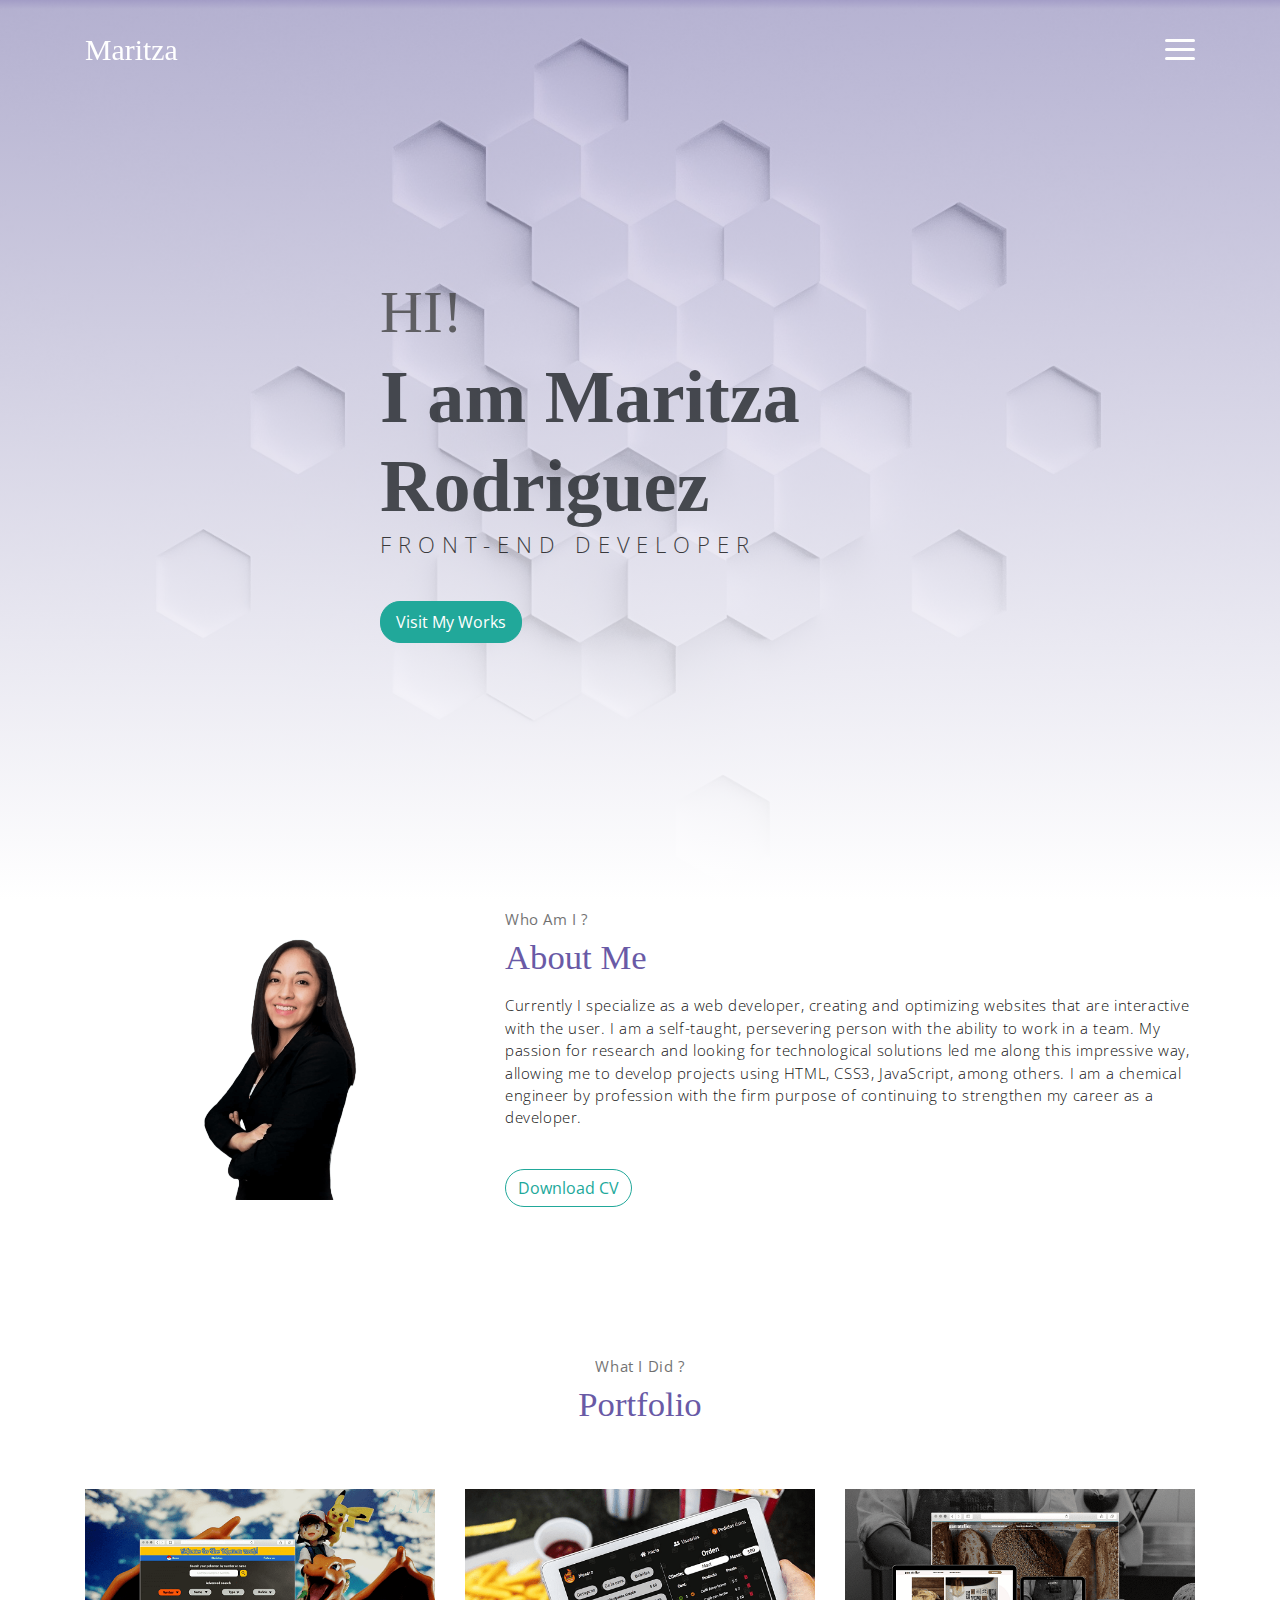
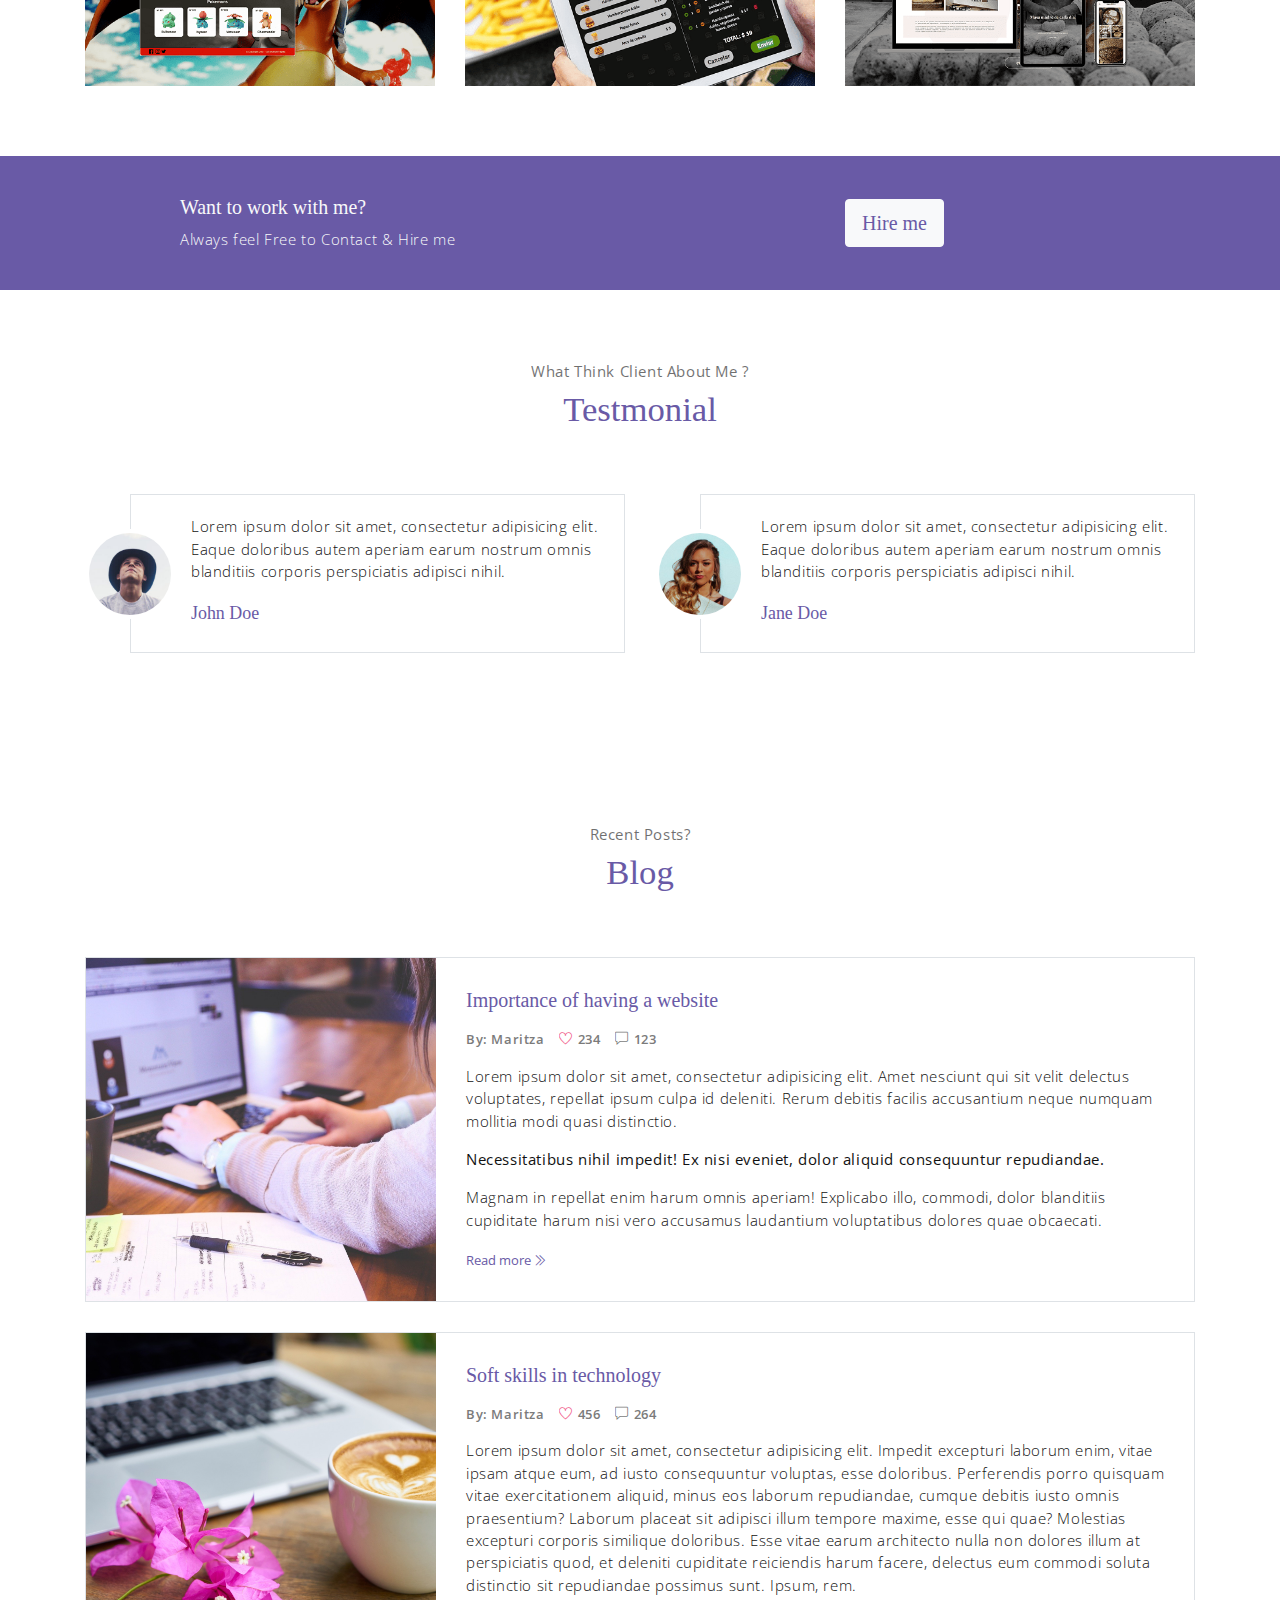
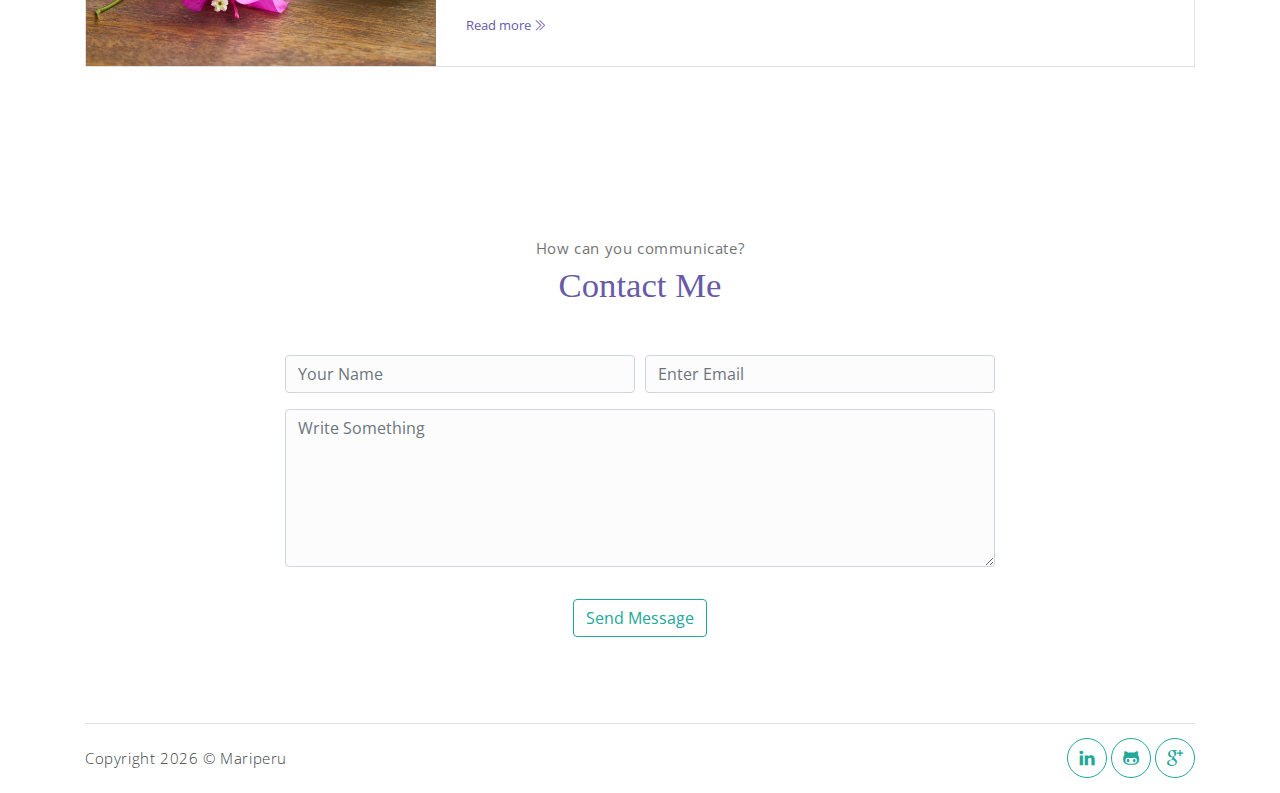
<file: index.html>
<!DOCTYPE html>
<html lang="en">
<head>
	<meta charset="utf-8">
    <meta name="viewport" content="width=device-width, initial-scale=1, shrink-to-fit=no">
    <meta name="description" content="Start your development with Maritza landing page.">
    <meta name="author" content="Devcrud">
    <title>Maritza Landing page | Free Bootstrap 4.3.x landing page</title>
    <!-- font icons -->
    <link rel="stylesheet" href="assets/vendors/themify-icons/css/themify-icons.css">
    <!-- Bootstrap + Maritza main styles -->
	<link rel="stylesheet" href="assets/css/maritza.css">
</head>
<body data-spy="scroll" data-target=".navbar" data-offset="40" id="home">

    <!-- Page Navbar -->
    <nav class="custom-navbar" data-spy="affix" data-offset-top="20">
        <div class="container">
            <a class="logo" href="#">Maritza</a>
            <ul class="nav">
                <li class="item">
                    <a class="link" href="#home">Home</a>
                </li>
                <li class="item">
                    <a class="link" href="#about">About</a>
                </li>
                <li class="item">
                    <a class="link" href="#portfolio">Portfolio</a>
                </li>
                <li class="item">
                    <a class="link" href="#testmonial">Testmonial</a>
                </li>
                <li class="item">
                    <a class="link" href="#blog">Blog</a>
                </li>
                <li class="item">
                    <a class="link" href="#contact">Contact</a>
                </li>
                <!-- <li class="item ml-md-3">
                    <a href="components.html" class="btn btn-primary">Components</a>
                </li> -->
            </ul>
            <a href="javascript:void(0)" id="nav-toggle" class="hamburger hamburger--elastic">
                <div class="hamburger-box">
                  <div class="hamburger-inner"></div>
                </div>
            </a>
        </div>
    </nav><!-- End of Page Navbar -->

    <!-- page header -->
    <header id="home" class="header">
        <div class="overlay"></div>
        <div class="header-content container">
            <h1 class="header-title">
                <span class="up">HI!</span>
                <span class="down">I am Maritza Rodriguez</span>
            </h1>
            <p class="header-subtitle">FRONT-END DEVELOPER</p>

            <button class="btn btn-primary"><a class="new-header-link" href="#portfolio">Visit My Works</a></button>
        </div>
    </header><!-- end of page header -->

    <!-- about section -->
    <section class="section pt-0" id="about">
        <!-- container -->
        <div class="container text-center">
            <!-- about wrapper -->
            <div class="about">
                <div class="about-img-holder">
                    <img src="assets/imgs/mari.png" class="about-img" alt="Download free bootstrap 4 landing page, free boootstrap 4 templates, Download free bootstrap 4.1 landing page, free boootstrap 4.1.1 templates, maritza Landing page">
                </div>
                <div class="about-caption">
                    <p class="section-subtitle">Who Am I ?</p>
                    <h2 class="section-title mb-3">About Me</h2>
                    <p>
                        Currently I specialize as a web developer, creating and optimizing websites that are interactive with the user. I am a
                        self-taught, persevering person with the ability to work in a team. My passion for research and looking for
                        technological solutions led me along this impressive way, allowing me to develop projects using HTML, CSS3,
                         JavaScript, among others. I am a chemical engineer by profession with the firm
                        purpose of continuing to strengthen my career as a developer.</p>
                    <button class="btn-rounded btn btn-outline-primary mt-4">Download CV</button>
                </div>
            </div><!-- end of about wrapper -->
        </div><!-- end of container -->
    </section> <!-- end of about section -->

    <!-- portfolio section -->
    <section class="section" id="portfolio">
        <div class="container text-center">
            <p class="section-subtitle">What I Did ?</p>
            <h6 class="section-title mb-6">Portfolio</h6>
            <!-- row -->
            <div class="row">
                <div class="col-md-4">
                    <a href="https://mariperu.github.io/LIM015-data-lovers/" class="portfolio-card" target="_blank" rel="noreferrer">
                        <img src="assets/imgs/folio-1.png" class="portfolio-card-img" alt="Download free bootstrap 4 landing page, free boootstrap 4 templates, Download free bootstrap 4.1 landing page, free boootstrap 4.1.1 templates, maritza Landing page">    
                        <span class="portfolio-card-overlay">
                            <span class="portfolio-card-caption">
                                <h4>Pokemon</h5>
                                <p class="font-weight-normal">Search and filter information about Pokemons.</p>
                            </span>
                        </span>
                    </a>
                </div>
                <div class="col-md-4">
                    <a href="https://mariperu.github.io/burger-queen/" class="portfolio-card" target="_blank" rel="noreferrer">
                        <img class="portfolio-card-img" src="assets/imgs/folio-2.png" class="img-responsive rounded" alt="Download free bootstrap 4 landing page, free boootstrap 4 templates, Download free bootstrap 4.1 landing page, free boootstrap 4.1.1 templates, maritza Landing page">
                        <span class="portfolio-card-overlay">
                            <span class="portfolio-card-caption">
                                <h4>Burger</h5>
                                <p class="font-weight-normal">Interface to take and serve orders in a restaurant.</p>
                            </span>
                    </a>
                </div>
                <div class="col-md-4">
                    <a href="https://www.panatelier.com.pe/" class="portfolio-card" target="_blank" rel="noreferrer">
                        <img class="portfolio-card-img" src="assets/imgs/folio-3.png" class="img-responsive rounded" alt="Download free bootstrap 4 landing page, free boootstrap 4 templates, Download free bootstrap 4.1 landing page, free boootstrap 4.1.1 templates, maritza Landing page">    
                        <span class="portfolio-card-overlay">
                            <span class="portfolio-card-caption">
                                <h4>PA</h5>
                                <p class="font-weight-normal">Coffee shop website</p>
                            </span>
                        </span>
                    </a>
                </div>
            </div><!-- end of row -->
        </div><!-- end of container -->
    </section> <!-- end of portfolio section -->

   

    <!-- section -->
    <section class="section-sm bg-primary">
        <!-- container -->
        <div class="container text-center text-sm-left">
            <!-- row -->
            <div class="row align-items-center">
                <div class="col-sm offset-md-1 mb-4 mb-md-0">
                    <h6 class="title text-light">Want to work with me?</h6>
                    <p class="m-0 text-light">Always feel Free to Contact & Hire me</p>
                </div>
                <div class="col-sm offset-sm-2 offset-md-3">
                    <button class="btn btn-lg my-font btn-light rounded"><a href="#contact">Hire me</a></button>
                </div>
            </div> <!-- end of row -->
        </div> <!-- end of container -->
    </section> <!-- end of section -->

    <!-- testimonial section -->
    <section class="section" id="testmonial">
        <div class="container text-center">
            <p class="section-subtitle">What Think Client About Me ?</p>
            <h6 class="section-title mb-6">Testmonial</h6>

            <!-- row -->
            <div class="row">
                <div class="col-md-6">
                    <div class="testimonial-card">
                        <div class="testimonial-card-img-holder">
                            <img src="assets/imgs/avatar2.jpg" class="testimonial-card-img" alt="Download free bootstrap 4 landing page, free boootstrap 4 templates, Download free bootstrap 4.1 landing page, free boootstrap 4.1.1 templates, maritza Landing page">                           
                        </div>
                        <div class="testimonial-card-body">
                            <p class="testimonial-card-subtitle">Lorem ipsum dolor sit amet, consectetur adipisicing elit. Eaque doloribus autem aperiam earum nostrum omnis blanditiis corporis perspiciatis adipisci nihil.</p>
                            <h6 class="testimonial-card-title">John Doe</h6>
                        </div>
                    </div>
                </div>
                <div class="col-md-6">
                    <div class="testimonial-card">
                        <div class="testimonial-card-img-holder">
                            <img src="assets/imgs/avatar3.jpg" class="testimonial-card-img" alt="Download free bootstrap 4 landing page, free boootstrap 4 templates, Download free bootstrap 4.1 landing page, free boootstrap 4.1.1 templates, maritza Landing page">                        
                        </div>
                        <div class="testimonial-card-body">
                            <p class="testimonial-card-subtitle">Lorem ipsum dolor sit amet, consectetur adipisicing elit. Eaque doloribus autem aperiam earum nostrum omnis blanditiis corporis perspiciatis adipisci nihil.</p>
                            <h6 class="testimonial-card-title">Jane Doe</h6>
                        </div>
                    </div>
                </div>
            </div>
        </div> <!-- end of container -->
    </section> <!-- end of testimonial section -->

    <!-- blog section -->
    <section class="section" id="blog">
        <!-- container -->
        <div class="container text-center">
            <p class="section-subtitle">Recent Posts?</p>
            <h6 class="section-title mb-6">Blog</h6>
            <!-- blog-wrapper -->
            <div class="blog-card">
                <div class="blog-card-header">
                    <img src="assets/imgs/img-1.jpg" class="blog-card-img" alt="Download free bootstrap 4 landing page, free boootstrap 4 templates, Download free bootstrap 4.1 landing page, free boootstrap 4.1.1 templates, maritza Landing page">
                </div>
                <div class="blog-card-body">
                    <h5 class="blog-card-title">Importance of having a website</h6>

                    <p class="blog-card-caption">
                        <a href="#">By: Maritza</a>
                        <a href="#blog"><i class="ti-heart text-danger"></i> 234</a>
                        <a href="#blog"><i class="ti-comment"></i> 123</a>
                    </p>
                    <p>Lorem ipsum dolor sit amet, consectetur adipisicing elit. Amet nesciunt qui sit velit delectus voluptates, repellat ipsum culpa id deleniti. Rerum debitis facilis accusantium neque numquam mollitia modi quasi distinctio.</p>

                    <p><b>Necessitatibus nihil impedit! Ex nisi eveniet, dolor aliquid consequuntur repudiandae.</b></p>
                    <p>Magnam in repellat enim harum omnis aperiam! Explicabo illo, commodi, dolor blanditiis cupiditate harum nisi vero accusamus laudantium voluptatibus dolores quae obcaecati.</p>

                    <a href="#blog" class="blog-card-link">Read more <i class="ti-angle-double-right"></i></a>
                </div>
            </div><!-- end of blog wrapper -->

            <!-- blog-wrapper -->
            <div class="blog-card">
                <div class="blog-card-header">
                    <img src="assets/imgs/img-2.jpg" class="blog-card-img" alt="Download free bootstrap 4 landing page, free boootstrap 4 templates, Download free bootstrap 4.1 landing page, free boootstrap 4.1.1 templates, maritza Landing page">
                </div>
                <div class="blog-card-body">
                    <h5 class="blog-card-title">Soft skills in technology</h6>

                    <p class="blog-card-caption">
                        <a href="#">By: Maritza</a>
                        <a href="#blog"><i class="ti-heart text-danger"></i> 456</a>
                        <a href="#blog"><i class="ti-comment"></i> 264</a>
                    </p>

                    <p>Lorem ipsum dolor sit amet, consectetur adipisicing elit. Impedit excepturi laborum enim, vitae ipsam atque eum, ad iusto consequuntur voluptas, esse doloribus. Perferendis porro quisquam vitae exercitationem aliquid, minus eos laborum repudiandae, cumque debitis iusto omnis praesentium? Laborum placeat sit adipisci illum tempore maxime, esse qui quae? Molestias excepturi corporis similique doloribus. Esse vitae earum architecto nulla non dolores illum at perspiciatis quod, et deleniti cupiditate reiciendis harum facere, delectus eum commodi soluta distinctio sit repudiandae possimus sunt. Ipsum, rem.</p>

                    <a href="#blog" class="blog-card-link">Read more <i class="ti-angle-double-right"></i></a>
                </div>
            </div><!-- end of blog wrapper -->
        </div><!-- end of container -->
    </section><!-- end of blog section -->

    <!-- contact section -->
    <section class="section" id="contact">
        <div class="container text-center">
            <p class="section-subtitle">How can you communicate?</p>
            <h6 class="section-title mb-5">Contact Me</h6>
            <!-- contact form -->
            <form action="" class="contact-form col-md-10 col-lg-8 m-auto">
                <div class="form-row">
                    <div class="form-group col-sm-6">
                        <input type="text" size="50" class="form-control" placeholder="Your Name" required>
                    </div>
                    <div class="form-group col-sm-6">
                        <input type="email" class="form-control" placeholder="Enter Email"requried>
                    </div>
                    <div class="form-group col-sm-12">
                        <textarea name="comment" id="comment" rows="6"   class="form-control" placeholder="Write Something"></textarea>
                    </div>
                    <div class="form-group col-sm-12 mt-3">
                        <input type="submit" value="Send Message" class="btn btn-outline-primary rounded">
                    </div>
                </div>
            </form><!-- end of contact form -->
        </div><!-- end of container -->
    </section><!-- end of contact section -->

    <!-- footer -->
    <div class="container">
        <footer class="footer">
            <p class="mb-0">Copyright <script>document.write(new Date().getFullYear())</script> &copy; <a href="https://github.com/Mariperu" target="_blank"
              rel="noreferrer">Mariperu</a></p>
            <div class="social-links text-right m-auto ml-sm-auto">
                <a href="https://www.linkedin.com/in/maritza-rodriguezg/" class="link new-link-icon"><i class="ti-linkedin new-icon"></i></a>
                <a href="https://github.com/Mariperu" class="link new-link-icon"><i class="ti-github new-icon"></i></a>
                <a href="javascript:void(0)" class="link new-link-icon"><i class="ti-google new-icon"></i></a>
            </div>
        </footer>
    </div> <!-- end of page footer -->
	
	<!-- core  -->
    <script src="assets/vendors/jquery/jquery-3.4.1.js"></script>
    <script src="assets/vendors/bootstrap/bootstrap.bundle.js"></script>

    <!-- bootstrap 3 affix -->
	<script src="assets/vendors/bootstrap/bootstrap.affix.js"></script>

    <!-- maritza js -->
    <script src="assets/js/maritza.js"></script>

</body>
</html>
</file>
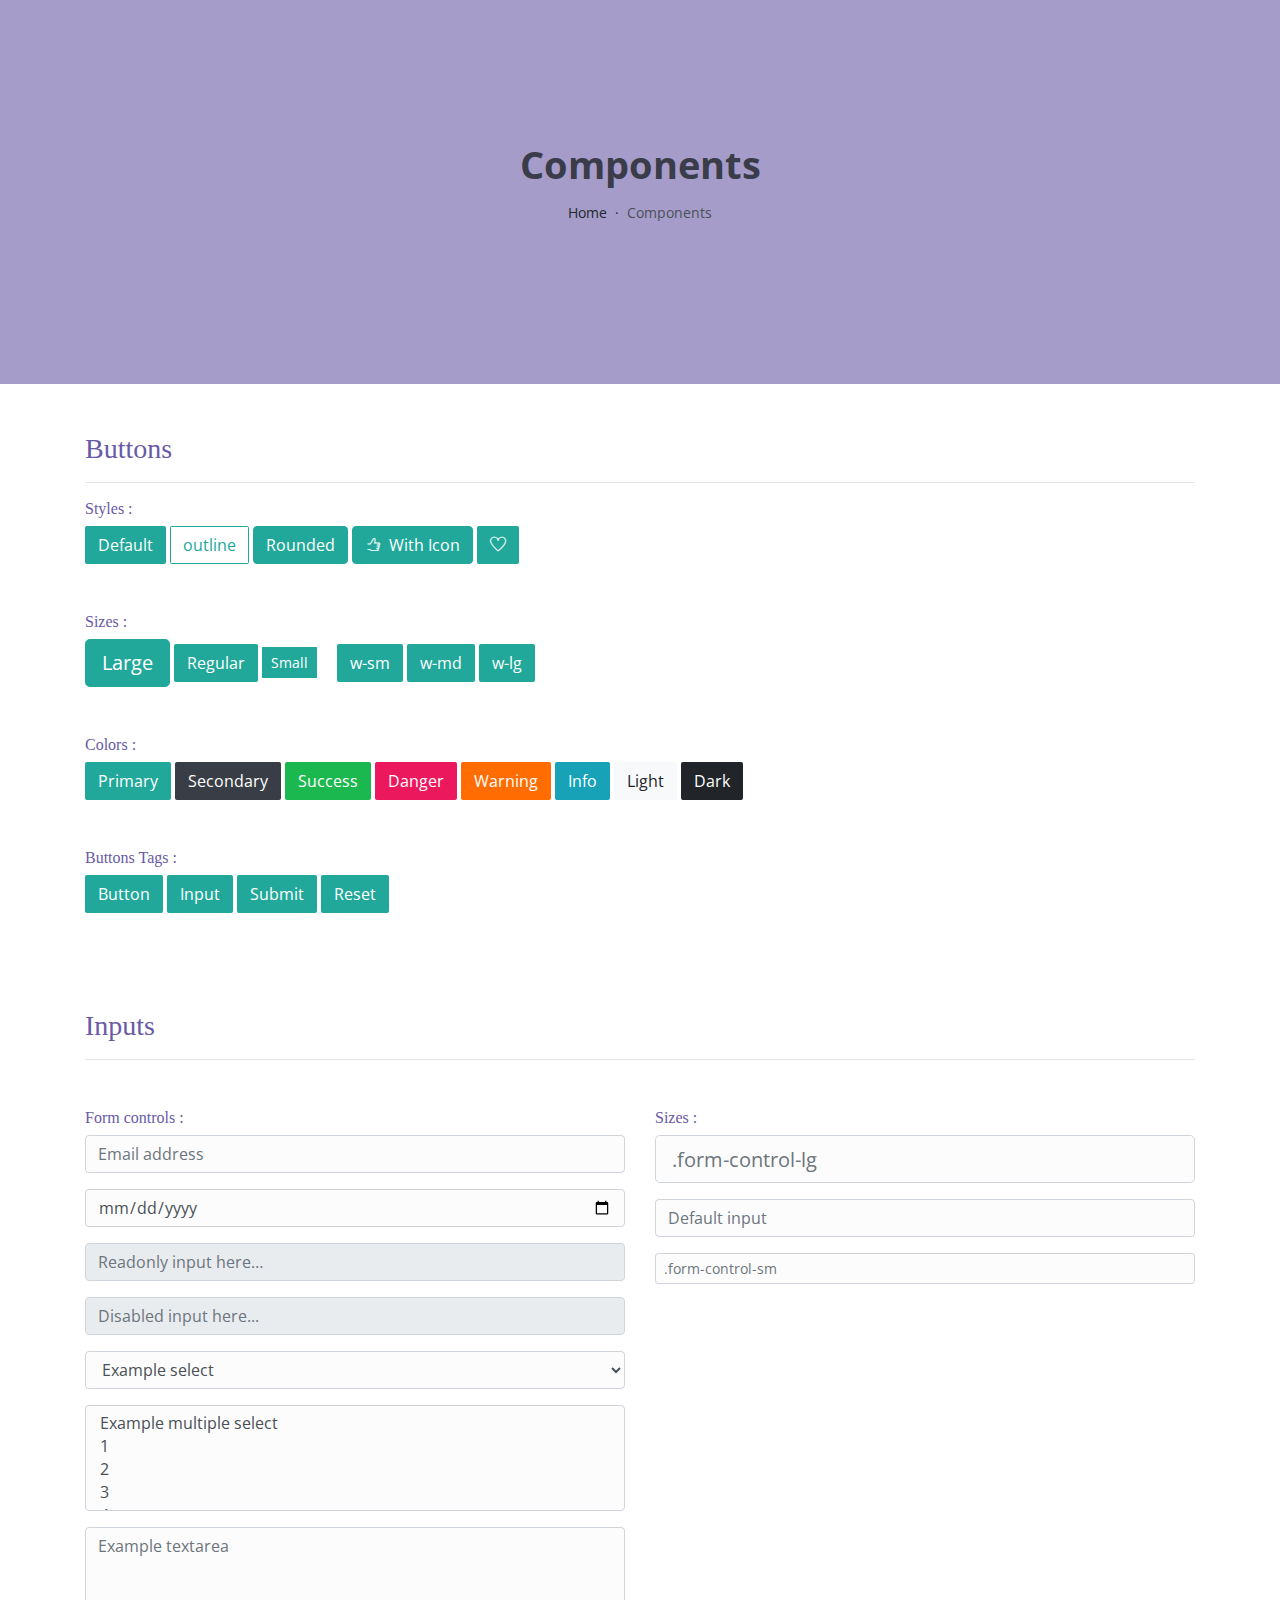
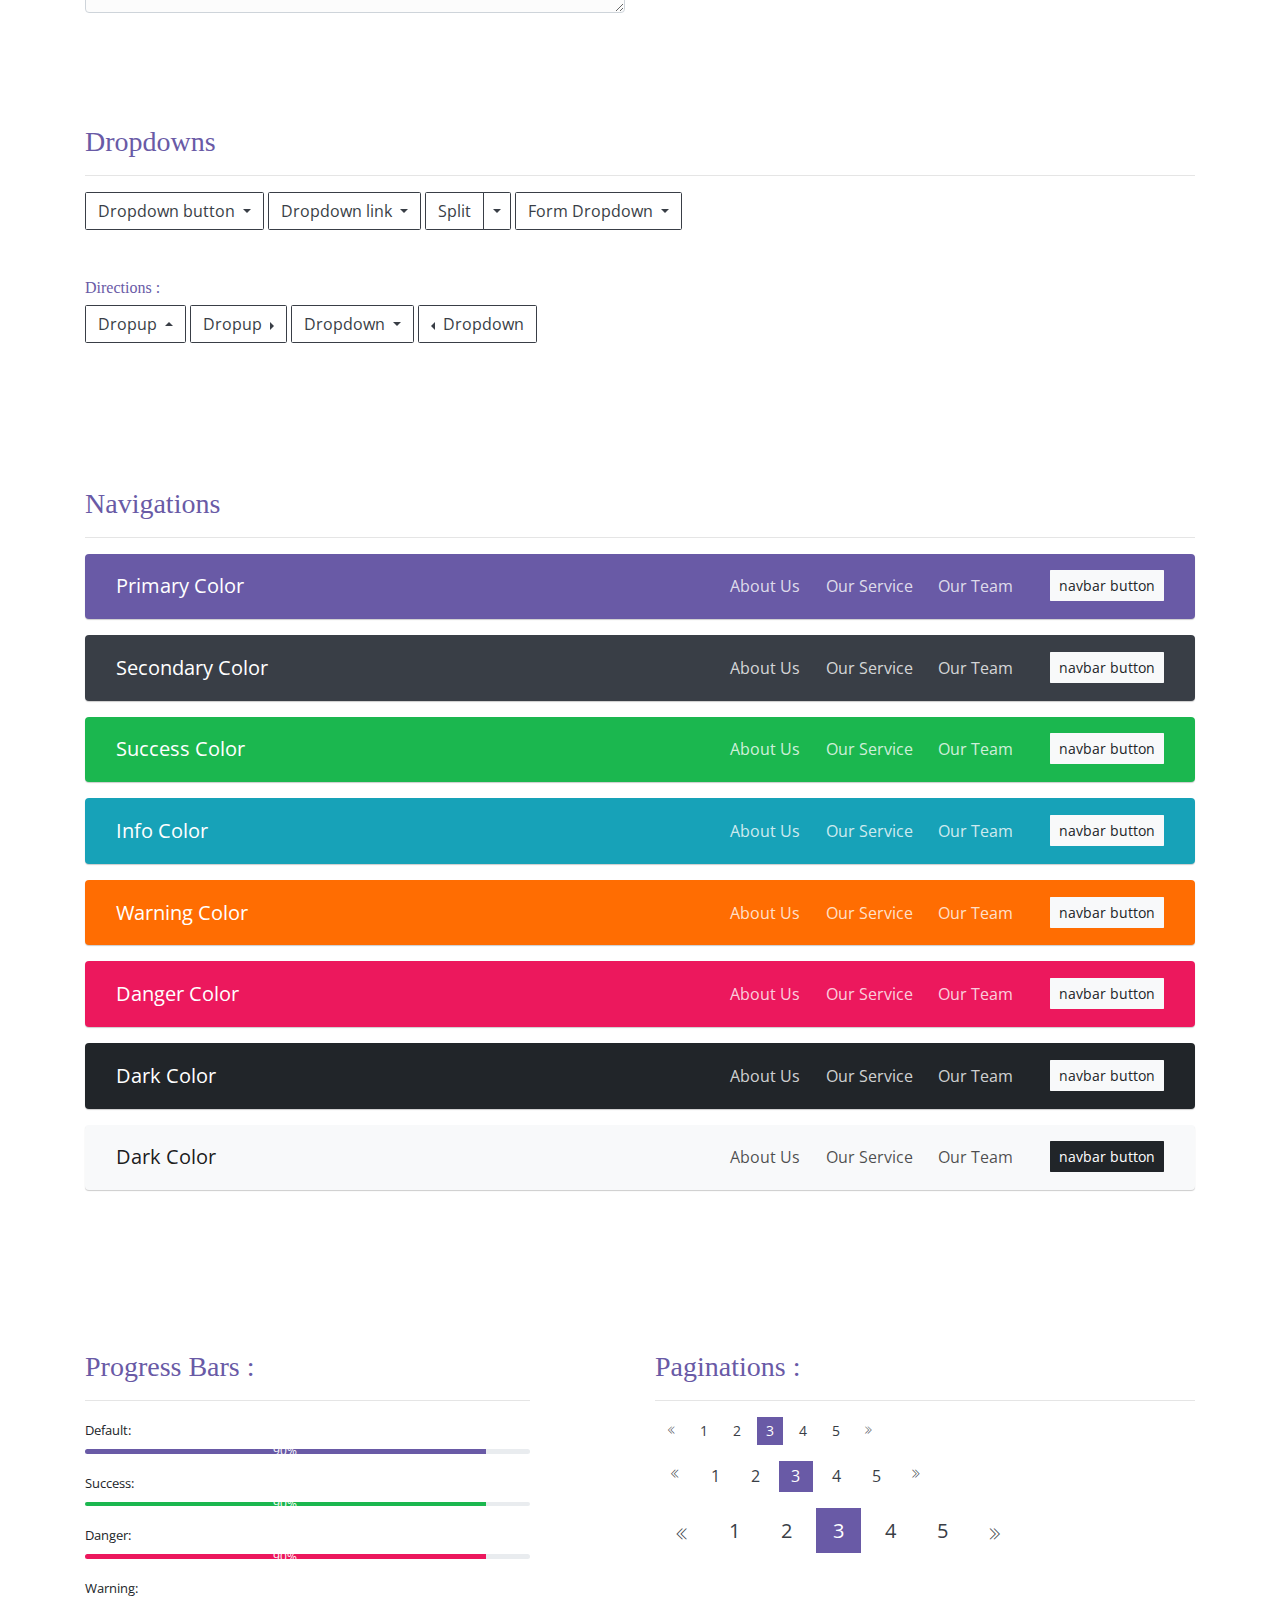
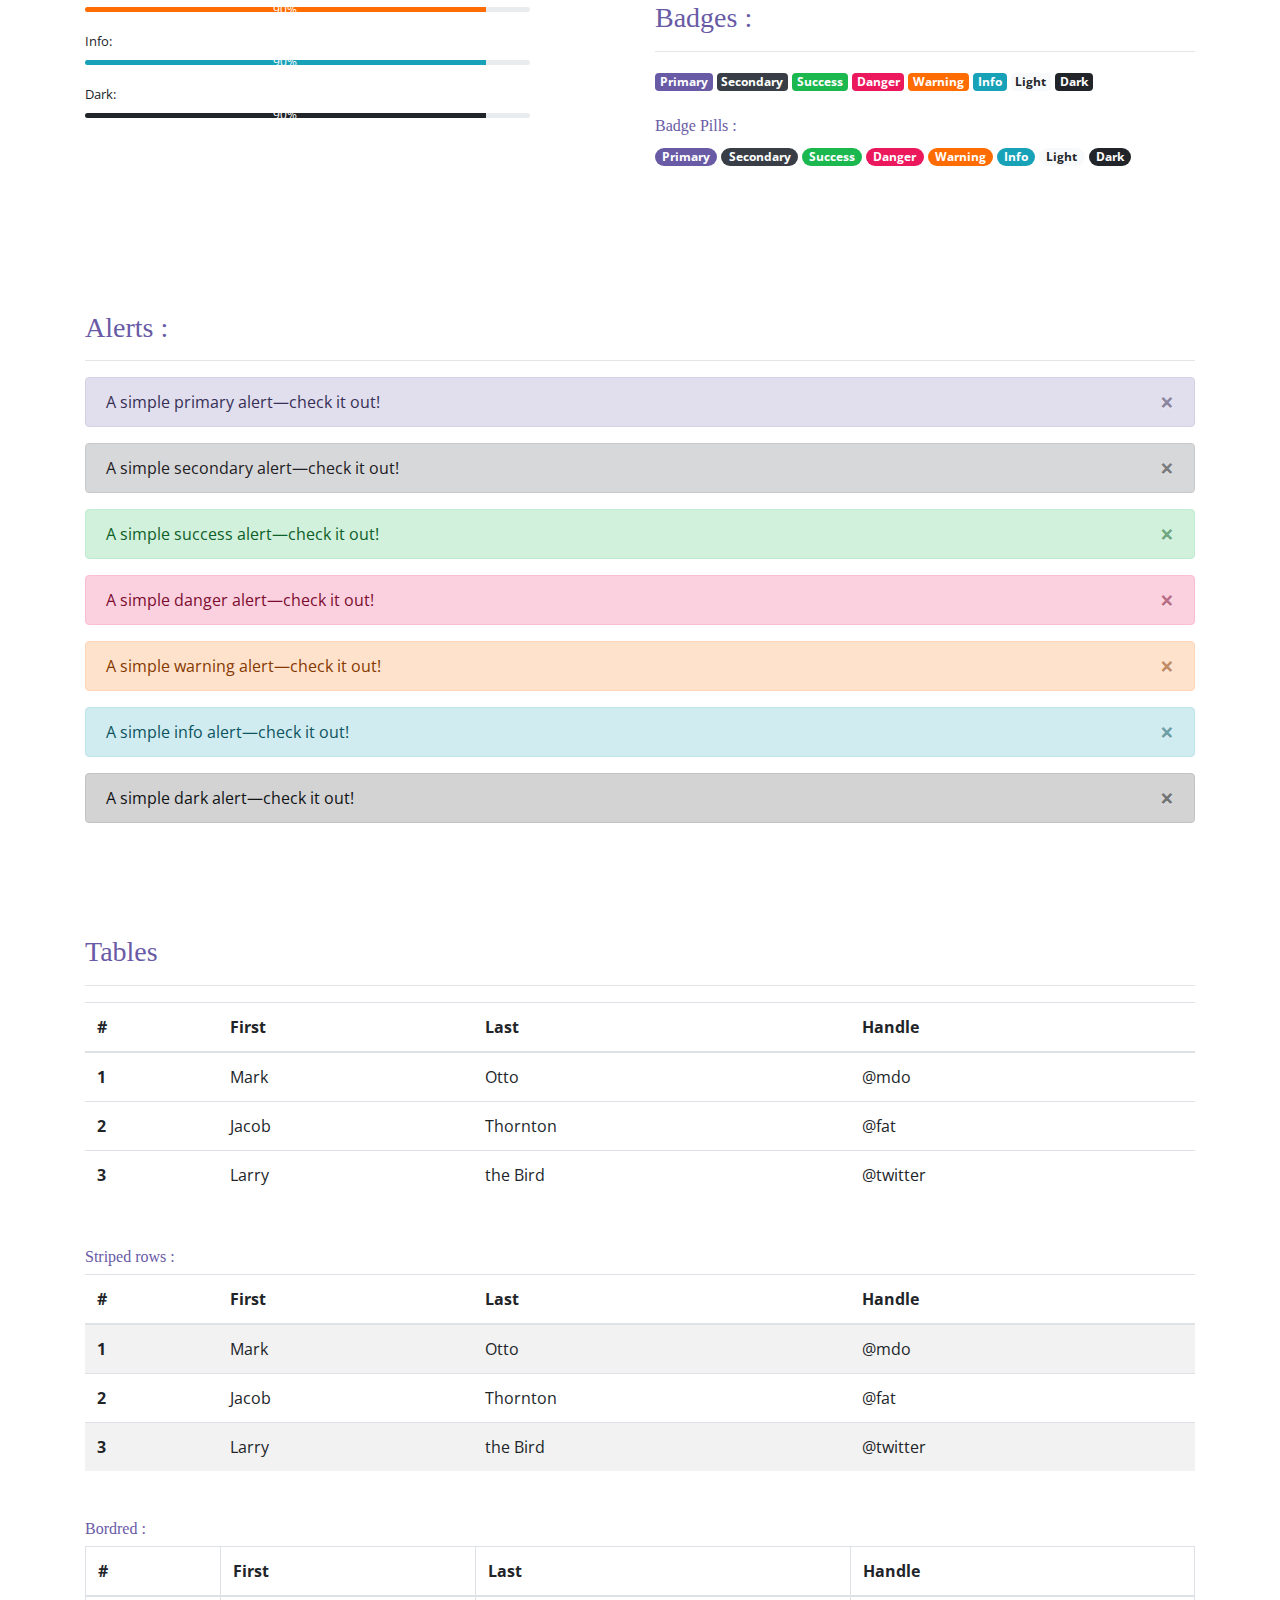
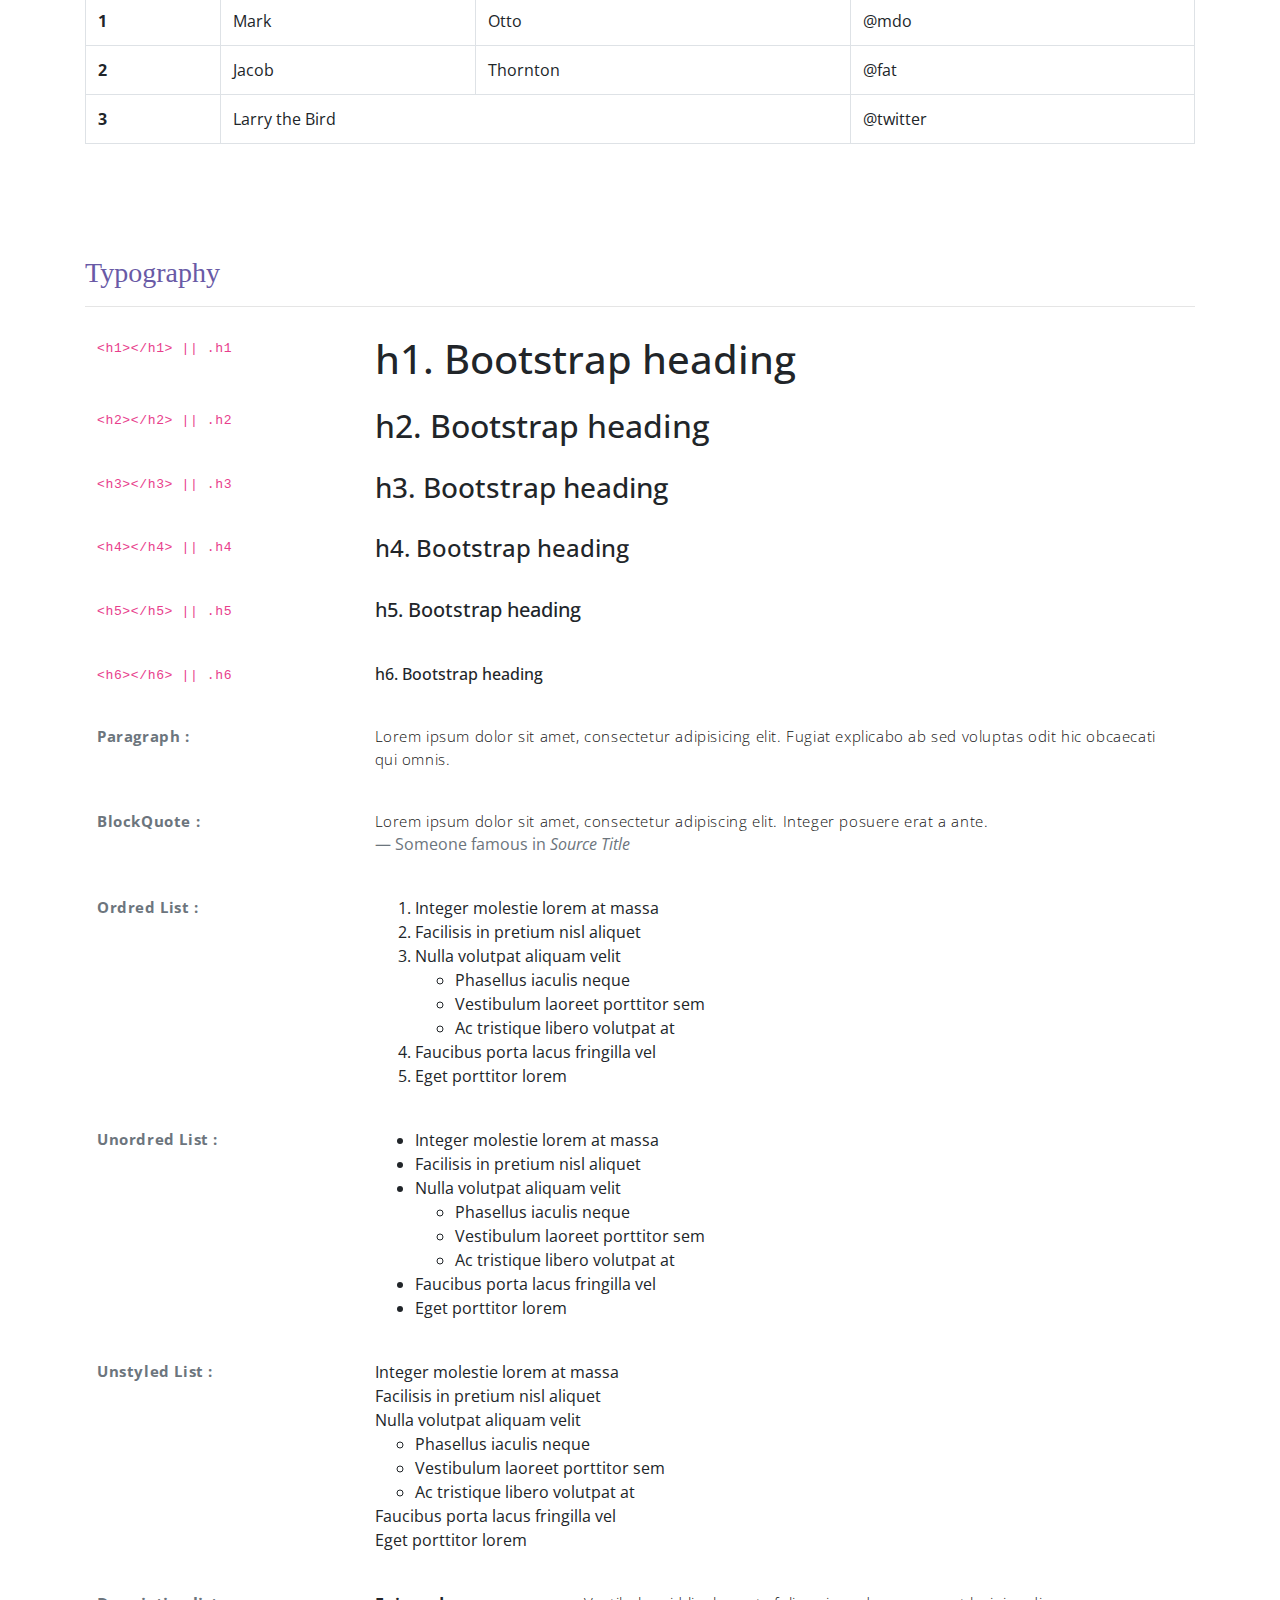
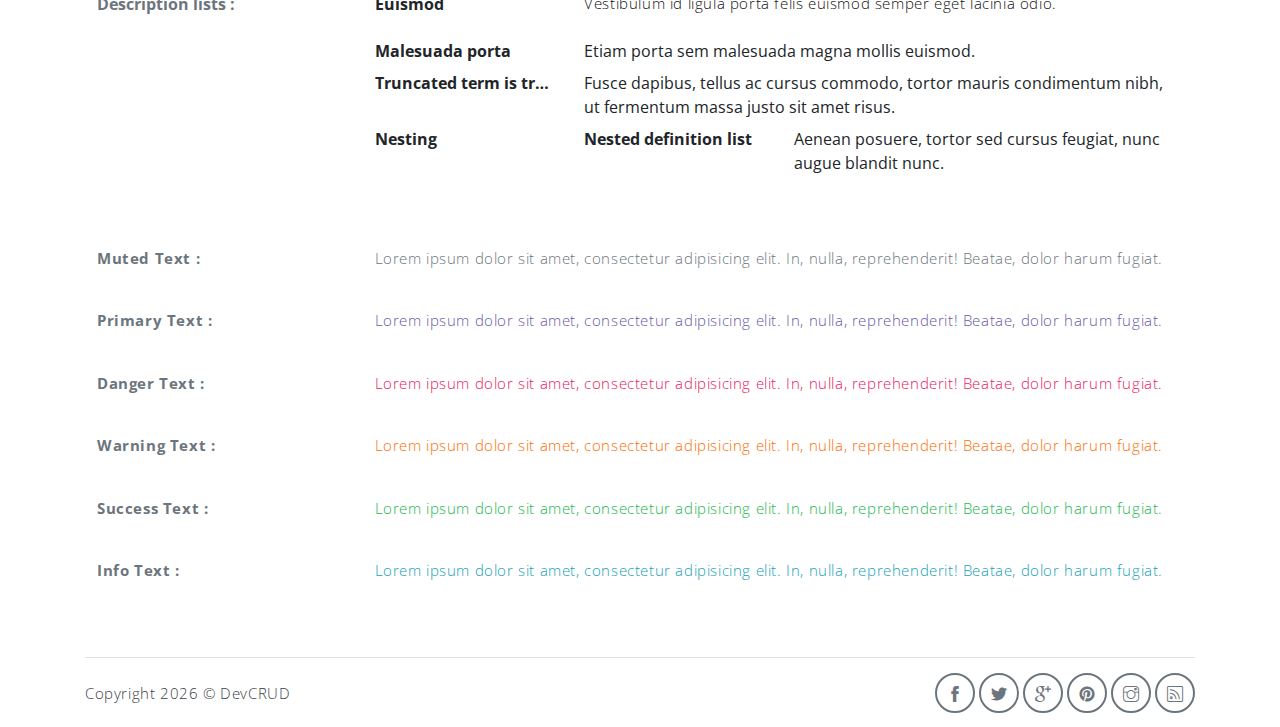
<file: components.html>
<!DOCTYPE html>
<html lang="en">
<head>
   <meta charset="utf-8">
   <meta name="viewport" content="width=device-width, initial-scale=1, shrink-to-fit=no">
   <meta name="description" content="Start your development with Maritza landing page.">
   <meta name="author" content="Devcrud">
   <title>Maritza Landing page | Components</title>
   <!-- font icons -->
   <link rel="stylesheet" href="assets/vendors/themify-icons/css/themify-icons.css">
   <!-- Bootstrap + Steller  -->
   <link rel="stylesheet" href="assets/css/maritza.css">
</head>
<body>

   <!-- Page Header -->
   <header class="header header-mini"> 
      <div class="header-title">Components</div> 
      <nav aria-label="breadcrumb">
         <ol class="breadcrumb">
            <li class="breadcrumb-item"><a href="/">Home</a></li>
            <li class="breadcrumb-item active" aria-current="page">Components</li>
         </ol>
      </nav>
   </header> <!-- End Of Page Header -->

   <!-- main content -->
   <div class="container">

      <!-- Buttons -->
      <h3 class="mt-5">Buttons</h3>
      <hr>
      <h6 class="section-secondary-title">Styles :</h6>
      <button class="btn btn-primary">Default</button>
      <button class="btn btn-outline-primary">outline</button>
      <button class="btn btn-primary rounded">Rounded</button>
      <button class="btn btn-primary rounded"><i class="ti-thumb-up pr-1"></i> With Icon</button>
      <button class="btn btn-primary circle"><i class="ti-heart"></i></button>

      <h6 class="section-secondary-title mt-5">Sizes :</h6>
      <button class="btn btn-primary btn-lg">Large</button>
      <button class="btn btn-primary ">Regular</button>
      <button class="btn btn-primary btn-sm">Small</button>
      <button class="btn btn-primary w-sm ml-3">w-sm</button>
      <button class="btn btn-primary w-md">w-md</button>
      <button class="btn btn-primary w-lg">w-lg</button>

      <h6 class="section-secondary-title mt-5">Colors :</h6>
      <button type="button" class="btn btn-primary">Primary</button>
      <button type="button" class="btn btn-secondary">Secondary</button>
      <button type="button" class="btn btn-success">Success</button>
      <button type="button" class="btn btn-danger">Danger</button>
      <button type="button" class="btn btn-warning">Warning</button>
      <button type="button" class="btn btn-info">Info</button>
      <button type="button" class="btn btn-light">Light</button>
      <button type="button" class="btn btn-dark">Dark</button>

      <h6 class="section-secondary-title mt-5">Buttons Tags :</h6>
      <button class="btn btn-primary" type="submit">Button</button>
      <input class="btn btn-primary" type="button" value="Input">
      <input class="btn btn-primary" type="submit" value="Submit">
      <input class="btn btn-primary" type="reset" value="Reset">

      <!-- devider -->
      <div class="py-5"></div>

      <!-- Inputs -->
      <h3>Inputs</h3>
      <hr>
      <div class="row mt-5">
         <div class="col-md-6">
            <h6 class="section-secondary-title">Form controls :</h6>
            <div class="form-group">
               <input type="email" class="form-control" id="exampleFormControlInput1" placeholder="Email address">
            </div>
            <div class="form-group">
               <input type="date" class="form-control" id="exampleFormControlInput1" placeholder="Date">
            </div>
            <div class="form-group">
               <input class="form-control" type="text" placeholder="Readonly input here…" readonly>
            </div>
            <div class="form-group">
               <input class="form-control" id="disabledInput" type="text" placeholder="Disabled input here..." disabled>
            </div>
            <div class="form-group">
               <select class="form-control" id="exampleFormControlSelect1">
                  <option>Example select</option>
                  <option>1</option>
                  <option>2</option>
                  <option>3</option>
                  <option>4</option>
                  <option>5</option>
               </select>
            </div>
            <div class="form-group">
               <select multiple class="form-control" id="exampleFormControlSelect2">
                  <option>Example multiple select</option>
                  <option>1</option>
                  <option>2</option>
                  <option>3</option>
                  <option>4</option>
                  <option>5</option>
               </select>
            </div>
            <div class="form-group">
               <textarea class="form-control" id="exampleFormControlTextarea1" rows="3" placeholder="Example textarea"></textarea>
            </div>
         </div>
         <div class="col-md-6">
            <h6 class="section-secondary-title">Sizes :</h6>
            <div class="form-group">
               <input class="form-control form-control-lg" type="text" placeholder=".form-control-lg">             
            </div>
            <div class="form-group">
               <input class="form-control" type="text" placeholder="Default input">
            </div>
            <div class="form-group">
               <input class="form-control form-control-sm" type="text" placeholder=".form-control-sm"> 
            </div>
         </div>
      </div> <!-- end of inputs -->

      <!-- devider -->
      <div class="py-5"></div>

      <!-- Dropdowns -->
      <h3 class="components-section-title font-weight-normal">Dropdowns</h3>
      <hr>
      <div class="dropdown d-inline-block">
         <button class="btn btn-outline-secondary dropdown-toggle" type="button" id="dropdownMenuButton" data-toggle="dropdown" aria-haspopup="true" aria-expanded="false">
         Dropdown button
         </button>
         <div class="dropdown-menu" aria-labelledby="dropdownMenuButton">
         <a class="dropdown-item" href="#">Action</a>
         <a class="dropdown-item" href="#">Another action</a>
         <a class="dropdown-item" href="#">Something else here</a>
         </div>
      </div>
      <div class="dropdown d-inline-block">
         <a class="btn btn-outline-secondary dropdown-toggle" href="#" role="button" id="dropdownMenuLink" data-toggle="dropdown" aria-haspopup="true" aria-expanded="false">
            Dropdown link
         </a>
         <div class="dropdown-menu" aria-labelledby="dropdownMenuLink">
            <a class="dropdown-item" href="#">Action</a>
            <a class="dropdown-item" href="#">Another action</a>
            <a class="dropdown-item" href="#">Something else here</a>
         </div>
      </div>
      <div class="btn-group">
         <button type="button" class="btn btn-outline-secondary">Split</button>
         <button type="button" class="btn btn-outline-secondary dropdown-toggle dropdown-toggle-split" data-toggle="dropdown" aria-haspopup="true" aria-expanded="false">
         <span class="sr-only">Toggle Dropdown</span>
         </button>
         <div class="dropdown-menu">
            <a class="dropdown-item" href="#">Action</a>
            <a class="dropdown-item" href="#">Another action</a>
            <a class="dropdown-item" href="#">Something else here</a>
            <div class="dropdown-divider"></div>
            <a class="dropdown-item" href="#">Separated link</a>
         </div>
      </div>
      <div class="btn-group">
         <button class="btn btn-outline-secondary dropdown-toggle" type="button" id="dropdownMenuButton" data-toggle="dropdown" aria-haspopup="true" aria-expanded="false">
            Form Dropdown
         </button>
         <div class="dropdown-menu form">
            <form class="px-4 py-3">
               <div class="form-group">
                  <input type="email" class="form-control" id="exampleDropdownFormEmail1" placeholder="email@example.com">
               </div>
               <div class="form-group">
                  <input type="password" class="form-control" id="exampleDropdownFormPassword1" placeholder="Password">
               </div>
               <div class="form-check mb-3">
                  <input type="checkbox" class="form-check-input" id="dropdownCheck">
                  <label class="form-check-label" for="dropdownCheck">
                     Remember me
                  </label>
               </div>
               <button type="submit" class="btn btn-primary btn-block">Sign in</button>
            </form>
            <div class="dropdown-divider"></div>
            <a class="dropdown-item" href="#"><small>New around here? Sign up</small></a>
            <a class="dropdown-item" href="#"><small>Forgot password?</small></a>
         </div>
      </div>       
      <h6 class="section-secondary-title mt-5">Directions :</h6> 
      <div class="btn-group dropup">
         <button type="button" class="btn btn-outline-secondary dropdown-toggle" data-toggle="dropdown" aria-haspopup="true" aria-expanded="false">
            Dropup
         </button>
         <div class="dropdown-menu">
            <a class="dropdown-item" href="#">Action</a>
            <a class="dropdown-item" href="#">Another action</a>
            <a class="dropdown-item" href="#">Something else here</a>
            <div class="dropdown-divider"></div>
            <a class="dropdown-item" href="#">Separated link</a>
         </div>
      </div>
      <div class="btn-group dropright">
         <button type="button" class="btn btn-outline-secondary dropdown-toggle" data-toggle="dropdown" aria-haspopup="true" aria-expanded="false">
            Dropup
         </button>
         <div class="dropdown-menu">
            <a class="dropdown-item" href="#">Action</a>
            <a class="dropdown-item" href="#">Another action</a>
            <a class="dropdown-item" href="#">Something else here</a>
            <div class="dropdown-divider"></div>
            <a class="dropdown-item" href="#">Separated link</a>
         </div>
      </div>
      <div class="btn-group">
         <button type="button" class="btn btn-outline-secondary dropdown-toggle" data-toggle="dropdown" aria-haspopup="true" aria-expanded="false">
            Dropdown
         </button>
         <div class="dropdown-menu">
            <a class="dropdown-item" href="#">Action</a>
            <a class="dropdown-item" href="#">Another action</a>
            <a class="dropdown-item" href="#">Something else here</a>
            <div class="dropdown-divider"></div>
            <a class="dropdown-item" href="#">Separated link</a>
         </div>
      </div>
      <div class="btn-group dropleft">
         <button type="button" class="btn btn-outline-secondary dropdown-toggle" data-toggle="dropdown" aria-haspopup="true" aria-expanded="false">
            Dropdown
         </button>
         <div class="dropdown-menu">
            <a class="dropdown-item" href="#">Action</a>
            <a class="dropdown-item" href="#">Another action</a>
            <a class="dropdown-item" href="#">Something else here</a>
            <div class="dropdown-divider"></div>
            <a class="dropdown-item" href="#">Separated link</a>
         </div>
      </div> <!-- end of Dropdowns -->

      <!-- devider -->
      <div class="py-5"></div>

      <!-- navbars -->
      <h3 class="components-section-title font-weight-normal mt-5">Navigations</h3>
      <hr>
      <nav class="navbar navbar-expand-sm navbar-dark bg-primary rounded shadow mb-3">
         <div class="container">
            <a class="navbar-brand" href="#">Primary Color</a>
            <button class="navbar-toggler ml-auto" type="button" data-toggle="collapse" data-target="#navbarSupportedContent" aria-controls="navbarSupportedContent" aria-expanded="false" aria-label="Toggle navigation">
            <span class="navbar-toggler-icon"></span>
            </button>
            <div class="collapse navbar-collapse" id="navbarSupportedContent">
               <ul class="navbar-nav ml-auto"> 
                  <li class="nav-item">
                     <a class="nav-link" href="#about">About Us</a>
                  </li>
                  <li class="nav-item">
                     <a class="nav-link" href="#service">Our Service</a>
                  </li>
                  <li class="nav-item">
                     <a class="nav-link" href="#team">Our Team</a>
                  </li>
                  <li class="nav-item">
                     <a href="#book-table" class="ml-4 mt-1 btn btn-light btn-sm">navbar button</a>
                  </li>
               </ul>
            </div>
         </div>
      </nav>
      <nav class="navbar navbar-expand-sm navbar-dark bg-secondary rounded shadow mb-3">
         <div class="container">
            <a class="navbar-brand" href="#">Secondary Color</a>
            <button class="navbar-toggler ml-auto" type="button" data-toggle="collapse" data-target="#navbarSupportedContent" aria-controls="navbarSupportedContent" aria-expanded="false" aria-label="Toggle navigation">
            <span class="navbar-toggler-icon"></span>
            </button>
            <div class="collapse navbar-collapse" id="navbarSupportedContent">
               <ul class="navbar-nav ml-auto"> 
                  <li class="nav-item">
                     <a class="nav-link" href="#about">About Us</a>
                  </li>
                  <li class="nav-item">
                     <a class="nav-link" href="#service">Our Service</a>
                  </li>
                  <li class="nav-item">
                     <a class="nav-link" href="#team">Our Team</a>
                  </li>
                  <li class="nav-item">
                     <a href="#book-table" class="ml-4 mt-1 btn btn-light btn-sm">navbar button</a>
                  </li>
               </ul>
            </div>
         </div>
      </nav>
      <nav class="navbar navbar-expand-sm navbar-dark bg-success rounded shadow mb-3">
         <div class="container">
            <a class="navbar-brand" href="#">Success Color</a>
            <button class="navbar-toggler ml-auto" type="button" data-toggle="collapse" data-target="#navbarSupportedContent" aria-controls="navbarSupportedContent" aria-expanded="false" aria-label="Toggle navigation">
            <span class="navbar-toggler-icon"></span>
            </button>
            <div class="collapse navbar-collapse" id="navbarSupportedContent">
               <ul class="navbar-nav ml-auto"> 
                  <li class="nav-item">
                     <a class="nav-link" href="#about">About Us</a>
                  </li>
                  <li class="nav-item">
                     <a class="nav-link" href="#service">Our Service</a>
                  </li>
                  <li class="nav-item">
                     <a class="nav-link" href="#team">Our Team</a>
                  </li>
                  <li class="nav-item">
                     <a href="#book-table" class="ml-4 mt-1 btn btn-light btn-sm">navbar button</a>
                  </li>
               </ul>
            </div>
         </div>
      </nav>
      <nav class="navbar navbar-expand-sm navbar-dark bg-info rounded shadow mb-3">
         <div class="container">
            <a class="navbar-brand" href="#">Info Color</a>
            <button class="navbar-toggler ml-auto" type="button" data-toggle="collapse" data-target="#navbarSupportedContent" aria-controls="navbarSupportedContent" aria-expanded="false" aria-label="Toggle navigation">
            <span class="navbar-toggler-icon"></span>
            </button>
            <div class="collapse navbar-collapse" id="navbarSupportedContent">
               <ul class="navbar-nav ml-auto"> 
                  <li class="nav-item">
                     <a class="nav-link" href="#about">About Us</a>
                  </li>
                  <li class="nav-item">
                     <a class="nav-link" href="#service">Our Service</a>
                  </li>
                  <li class="nav-item">
                     <a class="nav-link" href="#team">Our Team</a>
                  </li>
                  <li class="nav-item">
                     <a href="#book-table" class="ml-4 mt-1 btn btn-light btn-sm">navbar button</a>
                  </li>
               </ul>
            </div>
         </div>
      </nav>
      <nav class="navbar navbar-expand-sm navbar-dark bg-warning rounded shadow mb-3">
         <div class="container">
            <a class="navbar-brand" href="#">Warning Color</a>
            <button class="navbar-toggler ml-auto" type="button" data-toggle="collapse" data-target="#navbarSupportedContent" aria-controls="navbarSupportedContent" aria-expanded="false" aria-label="Toggle navigation">
            <span class="navbar-toggler-icon"></span>
            </button>
            <div class="collapse navbar-collapse" id="navbarSupportedContent">
               <ul class="navbar-nav ml-auto"> 
                  <li class="nav-item">
                     <a class="nav-link" href="#about">About Us</a>
                  </li>
                  <li class="nav-item">
                     <a class="nav-link" href="#service">Our Service</a>
                  </li>
                  <li class="nav-item">
                     <a class="nav-link" href="#team">Our Team</a>
                  </li>
                  <li class="nav-item">
                     <a href="#book-table" class="ml-4 mt-1 btn btn-light btn-sm">navbar button</a>
                  </li>
               </ul>
            </div>
         </div>
      </nav>
      <nav class="navbar navbar-expand-sm navbar-dark bg-danger rounded shadow mb-3">
         <div class="container">
            <a class="navbar-brand" href="#">Danger Color</a>
            <button class="navbar-toggler ml-auto" type="button" data-toggle="collapse" data-target="#navbarSupportedContent" aria-controls="navbarSupportedContent" aria-expanded="false" aria-label="Toggle navigation">
            <span class="navbar-toggler-icon"></span>
            </button>
            <div class="collapse navbar-collapse" id="navbarSupportedContent">
               <ul class="navbar-nav ml-auto"> 
                  <li class="nav-item">
                     <a class="nav-link" href="#about">About Us</a>
                  </li>
                  <li class="nav-item">
                     <a class="nav-link" href="#service">Our Service</a>
                  </li>
                  <li class="nav-item">
                     <a class="nav-link" href="#team">Our Team</a>
                  </li>
                  <li class="nav-item">
                     <a href="#book-table" class="ml-4 mt-1 btn btn-light btn-sm">navbar button</a>
                  </li>
               </ul>
            </div>
         </div>
      </nav>
      <nav class="navbar navbar-expand-sm navbar-dark bg-dark rounded shadow mb-3">
         <div class="container">
            <a class="navbar-brand" href="#">Dark Color</a>
            <button class="navbar-toggler ml-auto" type="button" data-toggle="collapse" data-target="#navbarSupportedContent" aria-controls="navbarSupportedContent" aria-expanded="false" aria-label="Toggle navigation">
            <span class="navbar-toggler-icon"></span>
            </button>
            <div class="collapse navbar-collapse" id="navbarSupportedContent">
               <ul class="navbar-nav ml-auto"> 
                  <li class="nav-item">
                     <a class="nav-link" href="#about">About Us</a>
                  </li>
                  <li class="nav-item">
                     <a class="nav-link" href="#service">Our Service</a>
                  </li>
                  <li class="nav-item">
                     <a class="nav-link" href="#team">Our Team</a>
                  </li>
                  <li class="nav-item">
                     <a href="#book-table" class="ml-4 mt-1 btn btn-light btn-sm">navbar button</a>
                  </li>
               </ul>
            </div>
         </div>
      </nav>
      <nav class="navbar navbar-expand-sm navbar-light bg-light rounded shadow mb-3">
         <div class="container">
            <a class="navbar-brand" href="#">Dark Color</a>
            <button class="navbar-toggler ml-auto" type="button" data-toggle="collapse" data-target="#navbarSupportedContent" aria-controls="navbarSupportedContent" aria-expanded="false" aria-label="Toggle navigation">
            <span class="navbar-toggler-icon"></span>
            </button>
            <div class="collapse navbar-collapse" id="navbarSupportedContent">
               <ul class="navbar-nav ml-auto"> 
                  <li class="nav-item">
                     <a class="nav-link" href="#about">About Us</a>
                  </li>
                  <li class="nav-item">
                     <a class="nav-link" href="#service">Our Service</a>
                  </li>
                  <li class="nav-item">
                     <a class="nav-link" href="#team">Our Team</a>
                  </li>
                  <li class="nav-item">
                     <a href="#book-table" class="ml-4 mt-1 btn btn-dark btn-sm">navbar button</a>
                  </li>
               </ul>
            </div>
         </div>
      </nav>
      <!-- End of navbars -->

      <!-- devider -->
      <div class="py-5"></div>

      <!-- progress bars -->
      <div class="row justify-content-between">
         <div class="col-md-5">
            <h3 class="components-section-title font-weight-normal mt-5">Progress Bars :</h3>
            <hr>
            <small>Default: </small>
            <div class="progress mt-2 mb-3">
               <div class="progress-bar" role="progressbar" style="width: 90%" aria-valuenow="25" aria-valuemin="0" aria-valuemax="100"><span>90%</span></div>
            </div>
            <small>Success:</small>
            <div class="progress mt-2 mb-3">
               <div class="progress-bar bg-success" role="progressbar" style="width: 90%" aria-valuenow="25" aria-valuemin="0" aria-valuemax="100"><span>90%</span></div>
            </div>
            <small>Danger:</small>
            <div class="progress mt-2 mb-3">
               <div class="progress-bar bg-danger" role="progressbar" style="width: 90%" aria-valuenow="25" aria-valuemin="0" aria-valuemax="100"><span>90%</span></div>
            </div>
            <small>Warning:</small>
            <div class="progress mt-2 mb-3">
               <div class="progress-bar bg-warning" role="progressbar" style="width: 90%" aria-valuenow="25" aria-valuemin="0" aria-valuemax="100"><span>90%</span></div>
            </div>
            <small>Info:</small>
            <div class="progress mt-2 mb-3">
               <div class="progress-bar bg-info" role="progressbar" style="width: 90%" aria-valuenow="25" aria-valuemin="0" aria-valuemax="100"><span>90%</span></div>
            </div>
            <small>Dark:</small>
            <div class="progress mt-2 mb-3">
               <div class="progress-bar bg-dark" role="progressbar" style="width: 90%" aria-valuenow="25" aria-valuemin="0" aria-valuemax="100"><span>90%</span></div>
            </div>
         </div>
         <div class="col-md-6">
            <h3 class="components-section-title font-weight-normal mt-5">Paginations :</h3>
            <hr>
            <nav aria-label="Page navigation example">
               <ul class="pagination pagination-sm">
                  <li class="page-item"><a class="page-link" href="#"><i class="ti-angle-double-left"></i></a></li>
                  <li class="page-item"><a class="page-link" href="#">1</a></li>
                  <li class="page-item"><a class="page-link" href="#">2</a></li>
                  <li class="page-item active"><a class="page-link" href="#">3</a></li>
                  <li class="page-item"><a class="page-link" href="#">4</a></li>
                  <li class="page-item"><a class="page-link" href="#">5</a></li>
                  <li class="page-item"><a class="page-link" href="#"><i class="ti-angle-double-right"></i></a></li>
               </ul>
            </nav>
            <nav aria-label="Page navigation example">
               <ul class="pagination">
               <li class="page-item"><a class="page-link" href="#"><i class="ti-angle-double-left"></i></a></li>
                  <li class="page-item"><a class="page-link" href="#">1</a></li>
                  <li class="page-item"><a class="page-link" href="#">2</a></li>
                  <li class="page-item active"><a class="page-link" href="#">3</a></li>
                  <li class="page-item"><a class="page-link" href="#">4</a></li>
                  <li class="page-item"><a class="page-link" href="#">5</a></li>
                  <li class="page-item"><a class="page-link" href="#"><i class="ti-angle-double-right"></i></a></li>
               </ul>
            </nav>
            <nav aria-label="Page navigation example">
               <ul class="pagination pagination-lg">
                  <li class="page-item"><a class="page-link" href="#"><i class="ti-angle-double-left"></i></a></li>
                  <li class="page-item"><a class="page-link" href="#">1</a></li>
                  <li class="page-item"><a class="page-link" href="#">2</a></li>
                  <li class="page-item active"><a class="page-link" href="#">3</a></li>
                  <li class="page-item"><a class="page-link" href="#">4</a></li>
                  <li class="page-item"><a class="page-link" href="#">5</a></li>
                  <li class="page-item"><a class="page-link" href="#"><i class="ti-angle-double-right"></i></a></li>
               </ul>
            </nav>

            <!-- Badges -->
            <h3 class="components-section-title font-weight-normal mt-5">Badges :</h3>
            <hr>
            <span class="badge badge-primary">Primary</span>
            <span class="badge badge-secondary">Secondary</span>
            <span class="badge badge-success">Success</span>
            <span class="badge badge-danger">Danger</span>
            <span class="badge badge-warning">Warning</span>
            <span class="badge badge-info">Info</span>
            <span class="badge badge-light">Light</span>
            <span class="badge badge-dark">Dark</span>
            <h6 class="section-secondary-title mt-4 mb-2">Badge Pills :</h6>
            <span class="badge badge-pill badge-primary">Primary</span>
            <span class="badge badge-pill badge-secondary">Secondary</span>
            <span class="badge badge-pill badge-success">Success</span>
            <span class="badge badge-pill badge-danger">Danger</span>
            <span class="badge badge-pill badge-warning">Warning</span>
            <span class="badge badge-pill badge-info">Info</span>
            <span class="badge badge-pill badge-light">Light</span>
            <span class="badge badge-pill badge-dark">Dark</span>
         </div>
      </div> <!-- End of Progress bars -->

      <!-- devider -->
      <div class="py-5"></div>  

      <!-- Alerts -->
      <h3 class="components-section-title font-weight-normal mt-5">Alerts :</h3>
      <hr>
      <div class="alert alert-primary alert-dismissible fade show" role="alert">
         A simple primary alert—check it out!
         <button type="button" class="close" data-dismiss="alert" aria-label="Close">
            <span aria-hidden="true">&times;</span>
         </button>
      </div>
      <div class="alert alert-secondary alert-dismissible fade show" role="alert">
         A simple secondary alert—check it out!
         <button type="button" class="close" data-dismiss="alert" aria-label="Close">
            <span aria-hidden="true">&times;</span>
         </button>
      </div>
      <div class="alert alert-success alert-dismissible fade show" role="alert">
         A simple success alert—check it out!
         <button type="button" class="close" data-dismiss="alert" aria-label="Close">
            <span aria-hidden="true">&times;</span>
         </button>
      </div>
      <div class="alert alert-danger alert-dismissible fade show" role="alert">
         A simple danger alert—check it out!
         <button type="button" class="close" data-dismiss="alert" aria-label="Close">
            <span aria-hidden="true">&times;</span>
         </button>
      </div>
      <div class="alert alert-warning alert-dismissible fade show" role="alert">
         A simple warning alert—check it out!
         <button type="button" class="close" data-dismiss="alert" aria-label="Close">
            <span aria-hidden="true">&times;</span>
         </button>
      </div>
      <div class="alert alert-info alert-dismissible fade show" role="alert">
         A simple info alert—check it out!
         <button type="button" class="close" data-dismiss="alert" aria-label="Close">
            <span aria-hidden="true">&times;</span>
         </button>
      </div>
      <div class="alert alert-dark alert-dismissible fade show" role="alert">
         A simple dark alert—check it out!
         <button type="button" class="close" data-dismiss="alert" aria-label="Close">
            <span aria-hidden="true">&times;</span>
         </button>
      </div>
      <!-- end of alerts -->

      <!-- devider -->
      <div class="py-5"></div> 
   
      <!-- tables -->
      <h3 class="components-section-title">Tables</h3>
      <hr>
      <table class="table">
         <thead>
            <tr>
               <th scope="col">#</th>
               <th scope="col">First</th>
               <th scope="col">Last</th>
               <th scope="col">Handle</th>
            </tr>
         </thead>
         <tbody>
            <tr>
               <th scope="row">1</th>
               <td>Mark</td>
               <td>Otto</td>
               <td>@mdo</td>
            </tr>
            <tr>
               <th scope="row">2</th>
               <td>Jacob</td>
               <td>Thornton</td>
               <td>@fat</td>
            </tr>
            <tr>
               <th scope="row">3</th>
               <td>Larry</td>
               <td>the Bird</td>
               <td>@twitter</td>
            </tr>
         </tbody>
      </table>

      <h6 class="section-secondary-title mt-5">Striped rows :</h6>
      <table class="table table-striped">
         <thead>
            <tr>
               <th scope="col">#</th>
               <th scope="col">First</th>
               <th scope="col">Last</th>
               <th scope="col">Handle</th>
            </tr>
         </thead>
         <tbody>
            <tr>
               <th scope="row">1</th>
               <td>Mark</td>
               <td>Otto</td>
               <td>@mdo</td>
            </tr>
            <tr>
               <th scope="row">2</th>
               <td>Jacob</td>
               <td>Thornton</td>
               <td>@fat</td>
            </tr>
            <tr>
               <th scope="row">3</th>
               <td>Larry</td>
               <td>the Bird</td>
               <td>@twitter</td>
            </tr>
         </tbody>
      </table>

      <h6 class="section-secondary-title mt-5">Bordred :</h6>
      <table class="table table-bordered">
         <thead>
            <tr>
               <th scope="col">#</th>
               <th scope="col">First</th>
               <th scope="col">Last</th>
               <th scope="col">Handle</th>
            </tr>
         </thead>
         <tbody>
            <tr>
               <th scope="row">1</th>
               <td>Mark</td>
               <td>Otto</td>
               <td>@mdo</td>
            </tr>
            <tr>
               <th scope="row">2</th>
               <td>Jacob</td>
               <td>Thornton</td>
               <td>@fat</td>
            </tr>
            <tr>
               <th scope="row">3</th>
               <td colspan="2">Larry the Bird</td>
               <td>@twitter</td>
            </tr>
         </tbody>
      </table>
      <!-- end of tables -->

      <!-- devider -->
      <div class="py-5"></div> 

      <!-- typography -->
      <h3 class="components-section-title">Typography</h3>
      <hr>
      <table class="table table-borderless v-align-center">
         <tbody>
            <tr>
               <td>
                  <p><code class="highlighter-rouge">&lt;h1&gt;&lt;/h1&gt; || .h1</code></p>
               </td>
               <td class="w-75"><span class="h1">h1. Bootstrap heading</span></td>
            </tr>
            <tr>
               <td>
                  <p><code class="highlighter-rouge">&lt;h2&gt;&lt;/h2&gt; || .h2</code></p>
               </td>
               <td><span class="h2">h2. Bootstrap heading</span></td>
            </tr>
            <tr>
               <td>
                  <p><code class="highlighter-rouge">&lt;h3&gt;&lt;/h3&gt; || .h3</code></p>
               </td>
               <td><span class="h3">h3. Bootstrap heading</span></td>
            </tr>
            <tr>
               <td>
                  <p><code class="highlighter-rouge">&lt;h4&gt;&lt;/h4&gt; || .h4</code></p>
               </td>
               <td><span class="h4">h4. Bootstrap heading</span></td>
            </tr>
            <tr>
               <td>
                  <p><code class="highlighter-rouge">&lt;h5&gt;&lt;/h5&gt; || .h5</code></p>
               </td>
               <td><span class="h5">h5. Bootstrap heading</span></td>
            </tr>
            <tr>
               <td>
                  <p><code class="highlighter-rouge">&lt;h6&gt;&lt;/h6&gt; || .h6</code></p>
               </td>
               <td><span class="h6">h6. Bootstrap heading</span></td>
            </tr>
            <tr>
               <td>
                  <p class="font-weight-bold text-muted">Paragraph :</p>
               </td>
               <td><p>Lorem ipsum dolor sit amet, consectetur adipisicing elit. Fugiat explicabo ab sed voluptas odit hic obcaecati qui omnis.</p></td>
            </tr>
            <tr>
               <td>
                  <p class="font-weight-bold text-muted">BlockQuote :</p>
               </td>
               <td>
                  <blockquote class="blockquote">
                     <p class="mb-0">Lorem ipsum dolor sit amet, consectetur adipiscing elit. Integer posuere erat a ante.</p>
                     <footer class="blockquote-footer">Someone famous in <cite title="Source Title">Source Title</cite></footer>
                  </blockquote>
               </td>
            </tr>

            <tr>
               <td><p class="font-weight-bold text-muted">Ordred List :</p></td>
               <td>
                  <ol>
                     <li>Integer molestie lorem at massa</li>
                     <li>Facilisis in pretium nisl aliquet</li>
                     <li>Nulla volutpat aliquam velit
                        <ul>
                           <li>Phasellus iaculis neque</li>
                           <li>Vestibulum laoreet porttitor sem</li>
                           <li>Ac tristique libero volutpat at</li>
                        </ul>
                     </li>
                     <li>Faucibus porta lacus fringilla vel</li>
                     <li>Eget porttitor lorem</li>
                  </ol>
               </td>
            </tr>
            <tr>
               <td><p class="font-weight-bold text-muted">Unordred List :</p></td>
               <td>
                  <ul >
                     <li>Integer molestie lorem at massa</li>
                     <li>Facilisis in pretium nisl aliquet</li>
                     <li>Nulla volutpat aliquam velit
                        <ul>
                           <li>Phasellus iaculis neque</li>
                           <li>Vestibulum laoreet porttitor sem</li>
                           <li>Ac tristique libero volutpat at</li>
                        </ul>
                     </li>
                     <li>Faucibus porta lacus fringilla vel</li>
                     <li>Eget porttitor lorem</li>
                  </ul>
               </td>
            </tr>
            <tr>
               <td><p class="font-weight-bold text-muted">Unstyled List :</p></td>
               <td>
                  <ul class="list-unstyled">
                     <li>Integer molestie lorem at massa</li>
                     <li>Facilisis in pretium nisl aliquet</li>
                     <li>Nulla volutpat aliquam velit
                        <ul>
                           <li>Phasellus iaculis neque</li>
                           <li>Vestibulum laoreet porttitor sem</li>
                           <li>Ac tristique libero volutpat at</li>
                        </ul>
                     </li>
                     <li>Faucibus porta lacus fringilla vel</li>
                     <li>Eget porttitor lorem</li>
                  </ul>
               </td>
            </tr>
            <tr>
               <td class="font-weight-bold text-muted">Description lists : </td>
               <td>
                  <dl class="row">
                     <dt class="col-sm-3">Euismod</dt>
                     <dd class="col-sm-9">
                        <p>Vestibulum id ligula porta felis euismod semper eget lacinia odio.</p>
                     </dd>

                     <dt class="col-sm-3">Malesuada porta</dt>
                     <dd class="col-sm-9">Etiam porta sem malesuada magna mollis euismod.</dd>

                     <dt class="col-sm-3 text-truncate">Truncated term is truncated</dt>
                     <dd class="col-sm-9">Fusce dapibus, tellus ac cursus commodo, tortor mauris condimentum nibh, ut fermentum massa justo sit amet risus.</dd>

                     <dt class="col-sm-3">Nesting</dt>
                     <dd class="col-sm-9">
                        <dl class="row">
                           <dt class="col-sm-4">Nested definition list</dt>
                           <dd class="col-sm-8">Aenean posuere, tortor sed cursus feugiat, nunc augue blandit nunc.</dd>
                        </dl>
                     </dd>
                  </dl>
               </td>
            </tr>
            <tr>
               <td>
                  <p class="font-weight-bold text-muted">Muted Text :</p>
               </td>
               <td>
                  <p class="text-muted">Lorem ipsum dolor sit amet, consectetur adipisicing elit. In, nulla, reprehenderit! Beatae, dolor harum fugiat.</p>
               </td>
            </tr>
            <tr>
               <td>
                  <p class="font-weight-bold text-muted">Primary Text :</p>
               </td>
               <td>
                  <p class="text-primary">Lorem ipsum dolor sit amet, consectetur adipisicing elit. In, nulla, reprehenderit! Beatae, dolor harum fugiat.</p>
               </td>
            </tr>
            <tr>
               <td>
                  <p class="font-weight-bold text-muted">Danger Text :</p>
               </td>
               <td>
                  <p class="text-danger">Lorem ipsum dolor sit amet, consectetur adipisicing elit. In, nulla, reprehenderit! Beatae, dolor harum fugiat.</p>
               </td>
            </tr>
            <tr>
               <td>
                  <p class="font-weight-bold text-muted">Warning Text :</p>
               </td>
               <td>
                  <p class="text-warning">Lorem ipsum dolor sit amet, consectetur adipisicing elit. In, nulla, reprehenderit! Beatae, dolor harum fugiat.</p>
               </td>
            </tr>
            <tr>
               <td>
                  <p class="font-weight-bold text-muted">Success Text :</p>
               </td>
               <td>
                  <p class="text-success">Lorem ipsum dolor sit amet, consectetur adipisicing elit. In, nulla, reprehenderit! Beatae, dolor harum fugiat.</p>
               </td>
            </tr>
            <tr>
               <td>
                  <p class="font-weight-bold text-muted">Info Text :</p>
               </td>
               <td>
                  <p class="text-info">Lorem ipsum dolor sit amet, consectetur adipisicing elit. In, nulla, reprehenderit! Beatae, dolor harum fugiat.</p>
               </td>
            </tr>
         </tbody>
      </table>
   </div>
   <!-- end of typography -->

   <!-- footer -->
    <div class="container mt-5">
        <footer class="footer">
            <p class="mb-0">Copyright <script>document.write(new Date().getFullYear())</script> &copy; <a href="http://www.devcrud.com">DevCRUD</a></p>
            <div class="social-links text-right m-auto ml-sm-auto">
                <a href="javascript:void(0)" class="link"><i class="ti-facebook"></i></a>
                <a href="javascript:void(0)" class="link"><i class="ti-twitter-alt"></i></a>
                <a href="javascript:void(0)" class="link"><i class="ti-google"></i></a>
                <a href="javascript:void(0)" class="link"><i class="ti-pinterest-alt"></i></a>
                <a href="javascript:void(0)" class="link"><i class="ti-instagram"></i></a>
                <a href="javascript:void(0)" class="link"><i class="ti-rss"></i></a>
            </div>
        </footer>
    </div> <!-- end of page footer -->

   <!-- core  -->
   <script src="assets/vendors/jquery/jquery-3.4.1.js"></script>
   <script src="assets/vendors/bootstrap/bootstrap.bundle.js"></script>

</body>
</html>
</file>
<file: assets/vendors/themify-icons/css/themify-icons.css>
@font-face {
	font-family: 'themify';
	src:url("../fonts/themify.eot?-fvbane");
	src:url("../fonts/themify.eot?#iefix-fvbane") format("embedded-opentype"),
		url("../fonts/themify.woff?-fvbane") format("woff"),
		url("../fonts/themify.ttf?-fvbane") format("truetype"),
		url("../fonts/themify.svg?-fvbane#themify") format("svg");
	font-weight: normal;
	font-style: normal;
}

[class^="ti-"], [class*=" ti-"] {
	font-family: 'themify';
	speak: none;
	font-style: normal;
	font-weight: normal;
	font-variant: normal;
	text-transform: none;
	line-height: 1;

	/* Better Font Rendering =========== */
	-webkit-font-smoothing: antialiased;
	-moz-osx-font-smoothing: grayscale;
}

.ti-wand:before {
	content: "\e600";
}
.ti-volume:before {
	content: "\e601";
}
.ti-user:before {
	content: "\e602";
}
.ti-unlock:before {
	content: "\e603";
}
.ti-unlink:before {
	content: "\e604";
}
.ti-trash:before {
	content: "\e605";
}
.ti-thought:before {
	content: "\e606";
}
.ti-target:before {
	content: "\e607";
}
.ti-tag:before {
	content: "\e608";
}
.ti-tablet:before {
	content: "\e609";
}
.ti-star:before {
	content: "\e60a";
}
.ti-spray:before {
	content: "\e60b";
}
.ti-signal:before {
	content: "\e60c";
}
.ti-shopping-cart:before {
	content: "\e60d";
}
.ti-shopping-cart-full:before {
	content: "\e60e";
}
.ti-settings:before {
	content: "\e60f";
}
.ti-search:before {
	content: "\e610";
}
.ti-zoom-in:before {
	content: "\e611";
}
.ti-zoom-out:before {
	content: "\e612";
}
.ti-cut:before {
	content: "\e613";
}
.ti-ruler:before {
	content: "\e614";
}
.ti-ruler-pencil:before {
	content: "\e615";
}
.ti-ruler-alt:before {
	content: "\e616";
}
.ti-bookmark:before {
	content: "\e617";
}
.ti-bookmark-alt:before {
	content: "\e618";
}
.ti-reload:before {
	content: "\e619";
}
.ti-plus:before {
	content: "\e61a";
}
.ti-pin:before {
	content: "\e61b";
}
.ti-pencil:before {
	content: "\e61c";
}
.ti-pencil-alt:before {
	content: "\e61d";
}
.ti-paint-roller:before {
	content: "\e61e";
}
.ti-paint-bucket:before {
	content: "\e61f";
}
.ti-na:before {
	content: "\e620";
}
.ti-mobile:before {
	content: "\e621";
}
.ti-minus:before {
	content: "\e622";
}
.ti-medall:before {
	content: "\e623";
}
.ti-medall-alt:before {
	content: "\e624";
}
.ti-marker:before {
	content: "\e625";
}
.ti-marker-alt:before {
	content: "\e626";
}
.ti-arrow-up:before {
	content: "\e627";
}
.ti-arrow-right:before {
	content: "\e628";
}
.ti-arrow-left:before {
	content: "\e629";
}
.ti-arrow-down:before {
	content: "\e62a";
}
.ti-lock:before {
	content: "\e62b";
}
.ti-location-arrow:before {
	content: "\e62c";
}
.ti-link:before {
	content: "\e62d";
}
.ti-layout:before {
	content: "\e62e";
}
.ti-layers:before {
	content: "\e62f";
}
.ti-layers-alt:before {
	content: "\e630";
}
.ti-key:before {
	content: "\e631";
}
.ti-import:before {
	content: "\e632";
}
.ti-image:before {
	content: "\e633";
}
.ti-heart:before {
	content: "\e634";
}
.ti-heart-broken:before {
	content: "\e635";
}
.ti-hand-stop:before {
	content: "\e636";
}
.ti-hand-open:before {
	content: "\e637";
}
.ti-hand-drag:before {
	content: "\e638";
}
.ti-folder:before {
	content: "\e639";
}
.ti-flag:before {
	content: "\e63a";
}
.ti-flag-alt:before {
	content: "\e63b";
}
.ti-flag-alt-2:before {
	content: "\e63c";
}
.ti-eye:before {
	content: "\e63d";
}
.ti-export:before {
	content: "\e63e";
}
.ti-exchange-vertical:before {
	content: "\e63f";
}
.ti-desktop:before {
	content: "\e640";
}
.ti-cup:before {
	content: "\e641";
}
.ti-crown:before {
	content: "\e642";
}
.ti-comments:before {
	content: "\e643";
}
.ti-comment:before {
	content: "\e644";
}
.ti-comment-alt:before {
	content: "\e645";
}
.ti-close:before {
	content: "\e646";
}
.ti-clip:before {
	content: "\e647";
}
.ti-angle-up:before {
	content: "\e648";
}
.ti-angle-right:before {
	content: "\e649";
}
.ti-angle-left:before {
	content: "\e64a";
}
.ti-angle-down:before {
	content: "\e64b";
}
.ti-check:before {
	content: "\e64c";
}
.ti-check-box:before {
	content: "\e64d";
}
.ti-camera:before {
	content: "\e64e";
}
.ti-announcement:before {
	content: "\e64f";
}
.ti-brush:before {
	content: "\e650";
}
.ti-briefcase:before {
	content: "\e651";
}
.ti-bolt:before {
	content: "\e652";
}
.ti-bolt-alt:before {
	content: "\e653";
}
.ti-blackboard:before {
	content: "\e654";
}
.ti-bag:before {
	content: "\e655";
}
.ti-move:before {
	content: "\e656";
}
.ti-arrows-vertical:before {
	content: "\e657";
}
.ti-arrows-horizontal:before {
	content: "\e658";
}
.ti-fullscreen:before {
	content: "\e659";
}
.ti-arrow-top-right:before {
	content: "\e65a";
}
.ti-arrow-top-left:before {
	content: "\e65b";
}
.ti-arrow-circle-up:before {
	content: "\e65c";
}
.ti-arrow-circle-right:before {
	content: "\e65d";
}
.ti-arrow-circle-left:before {
	content: "\e65e";
}
.ti-arrow-circle-down:before {
	content: "\e65f";
}
.ti-angle-double-up:before {
	content: "\e660";
}
.ti-angle-double-right:before {
	content: "\e661";
}
.ti-angle-double-left:before {
	content: "\e662";
}
.ti-angle-double-down:before {
	content: "\e663";
}
.ti-zip:before {
	content: "\e664";
}
.ti-world:before {
	content: "\e665";
}
.ti-wheelchair:before {
	content: "\e666";
}
.ti-view-list:before {
	content: "\e667";
}
.ti-view-list-alt:before {
	content: "\e668";
}
.ti-view-grid:before {
	content: "\e669";
}
.ti-uppercase:before {
	content: "\e66a";
}
.ti-upload:before {
	content: "\e66b";
}
.ti-underline:before {
	content: "\e66c";
}
.ti-truck:before {
	content: "\e66d";
}
.ti-timer:before {
	content: "\e66e";
}
.ti-ticket:before {
	content: "\e66f";
}
.ti-thumb-up:before {
	content: "\e670";
}
.ti-thumb-down:before {
	content: "\e671";
}
.ti-text:before {
	content: "\e672";
}
.ti-stats-up:before {
	content: "\e673";
}
.ti-stats-down:before {
	content: "\e674";
}
.ti-split-v:before {
	content: "\e675";
}
.ti-split-h:before {
	content: "\e676";
}
.ti-smallcap:before {
	content: "\e677";
}
.ti-shine:before {
	content: "\e678";
}
.ti-shift-right:before {
	content: "\e679";
}
.ti-shift-left:before {
	content: "\e67a";
}
.ti-shield:before {
	content: "\e67b";
}
.ti-notepad:before {
	content: "\e67c";
}
.ti-server:before {
	content: "\e67d";
}
.ti-quote-right:before {
	content: "\e67e";
}
.ti-quote-left:before {
	content: "\e67f";
}
.ti-pulse:before {
	content: "\e680";
}
.ti-printer:before {
	content: "\e681";
}
.ti-power-off:before {
	content: "\e682";
}
.ti-plug:before {
	content: "\e683";
}
.ti-pie-chart:before {
	content: "\e684";
}
.ti-paragraph:before {
	content: "\e685";
}
.ti-panel:before {
	content: "\e686";
}
.ti-package:before {
	content: "\e687";
}
.ti-music:before {
	content: "\e688";
}
.ti-music-alt:before {
	content: "\e689";
}
.ti-mouse:before {
	content: "\e68a";
}
.ti-mouse-alt:before {
	content: "\e68b";
}
.ti-money:before {
	content: "\e68c";
}
.ti-microphone:before {
	content: "\e68d";
}
.ti-menu:before {
	content: "\e68e";
}
.ti-menu-alt:before {
	content: "\e68f";
}
.ti-map:before {
	content: "\e690";
}
.ti-map-alt:before {
	content: "\e691";
}
.ti-loop:before {
	content: "\e692";
}
.ti-location-pin:before {
	content: "\e693";
}
.ti-list:before {
	content: "\e694";
}
.ti-light-bulb:before {
	content: "\e695";
}
.ti-Italic:before {
	content: "\e696";
}
.ti-info:before {
	content: "\e697";
}
.ti-infinite:before {
	content: "\e698";
}
.ti-id-badge:before {
	content: "\e699";
}
.ti-hummer:before {
	content: "\e69a";
}
.ti-home:before {
	content: "\e69b";
}
.ti-help:before {
	content: "\e69c";
}
.ti-headphone:before {
	content: "\e69d";
}
.ti-harddrives:before {
	content: "\e69e";
}
.ti-harddrive:before {
	content: "\e69f";
}
.ti-gift:before {
	content: "\e6a0";
}
.ti-game:before {
	content: "\e6a1";
}
.ti-filter:before {
	content: "\e6a2";
}
.ti-files:before {
	content: "\e6a3";
}
.ti-file:before {
	content: "\e6a4";
}
.ti-eraser:before {
	content: "\e6a5";
}
.ti-envelope:before {
	content: "\e6a6";
}
.ti-download:before {
	content: "\e6a7";
}
.ti-direction:before {
	content: "\e6a8";
}
.ti-direction-alt:before {
	content: "\e6a9";
}
.ti-dashboard:before {
	content: "\e6aa";
}
.ti-control-stop:before {
	content: "\e6ab";
}
.ti-control-shuffle:before {
	content: "\e6ac";
}
.ti-control-play:before {
	content: "\e6ad";
}
.ti-control-pause:before {
	content: "\e6ae";
}
.ti-control-forward:before {
	content: "\e6af";
}
.ti-control-backward:before {
	content: "\e6b0";
}
.ti-cloud:before {
	content: "\e6b1";
}
.ti-cloud-up:before {
	content: "\e6b2";
}
.ti-cloud-down:before {
	content: "\e6b3";
}
.ti-clipboard:before {
	content: "\e6b4";
}
.ti-car:before {
	content: "\e6b5";
}
.ti-calendar:before {
	content: "\e6b6";
}
.ti-book:before {
	content: "\e6b7";
}
.ti-bell:before {
	content: "\e6b8";
}
.ti-basketball:before {
	content: "\e6b9";
}
.ti-bar-chart:before {
	content: "\e6ba";
}
.ti-bar-chart-alt:before {
	content: "\e6bb";
}
.ti-back-right:before {
	content: "\e6bc";
}
.ti-back-left:before {
	content: "\e6bd";
}
.ti-arrows-corner:before {
	content: "\e6be";
}
.ti-archive:before {
	content: "\e6bf";
}
.ti-anchor:before {
	content: "\e6c0";
}
.ti-align-right:before {
	content: "\e6c1";
}
.ti-align-left:before {
	content: "\e6c2";
}
.ti-align-justify:before {
	content: "\e6c3";
}
.ti-align-center:before {
	content: "\e6c4";
}
.ti-alert:before {
	content: "\e6c5";
}
.ti-alarm-clock:before {
	content: "\e6c6";
}
.ti-agenda:before {
	content: "\e6c7";
}
.ti-write:before {
	content: "\e6c8";
}
.ti-window:before {
	content: "\e6c9";
}
.ti-widgetized:before {
	content: "\e6ca";
}
.ti-widget:before {
	content: "\e6cb";
}
.ti-widget-alt:before {
	content: "\e6cc";
}
.ti-wallet:before {
	content: "\e6cd";
}
.ti-video-clapper:before {
	content: "\e6ce";
}
.ti-video-camera:before {
	content: "\e6cf";
}
.ti-vector:before {
	content: "\e6d0";
}
.ti-themify-logo:before {
	content: "\e6d1";
}
.ti-themify-favicon:before {
	content: "\e6d2";
}
.ti-themify-favicon-alt:before {
	content: "\e6d3";
}
.ti-support:before {
	content: "\e6d4";
}
.ti-stamp:before {
	content: "\e6d5";
}
.ti-split-v-alt:before {
	content: "\e6d6";
}
.ti-slice:before {
	content: "\e6d7";
}
.ti-shortcode:before {
	content: "\e6d8";
}
.ti-shift-right-alt:before {
	content: "\e6d9";
}
.ti-shift-left-alt:before {
	content: "\e6da";
}
.ti-ruler-alt-2:before {
	content: "\e6db";
}
.ti-receipt:before {
	content: "\e6dc";
}
.ti-pin2:before {
	content: "\e6dd";
}
.ti-pin-alt:before {
	content: "\e6de";
}
.ti-pencil-alt2:before {
	content: "\e6df";
}
.ti-palette:before {
	content: "\e6e0";
}
.ti-more:before {
	content: "\e6e1";
}
.ti-more-alt:before {
	content: "\e6e2";
}
.ti-microphone-alt:before {
	content: "\e6e3";
}
.ti-magnet:before {
	content: "\e6e4";
}
.ti-line-double:before {
	content: "\e6e5";
}
.ti-line-dotted:before {
	content: "\e6e6";
}
.ti-line-dashed:before {
	content: "\e6e7";
}
.ti-layout-width-full:before {
	content: "\e6e8";
}
.ti-layout-width-default:before {
	content: "\e6e9";
}
.ti-layout-width-default-alt:before {
	content: "\e6ea";
}
.ti-layout-tab:before {
	content: "\e6eb";
}
.ti-layout-tab-window:before {
	content: "\e6ec";
}
.ti-layout-tab-v:before {
	content: "\e6ed";
}
.ti-layout-tab-min:before {
	content: "\e6ee";
}
.ti-layout-slider:before {
	content: "\e6ef";
}
.ti-layout-slider-alt:before {
	content: "\e6f0";
}
.ti-layout-sidebar-right:before {
	content: "\e6f1";
}
.ti-layout-sidebar-none:before {
	content: "\e6f2";
}
.ti-layout-sidebar-left:before {
	content: "\e6f3";
}
.ti-layout-placeholder:before {
	content: "\e6f4";
}
.ti-layout-menu:before {
	content: "\e6f5";
}
.ti-layout-menu-v:before {
	content: "\e6f6";
}
.ti-layout-menu-separated:before {
	content: "\e6f7";
}
.ti-layout-menu-full:before {
	content: "\e6f8";
}
.ti-layout-media-right-alt:before {
	content: "\e6f9";
}
.ti-layout-media-right:before {
	content: "\e6fa";
}
.ti-layout-media-overlay:before {
	content: "\e6fb";
}
.ti-layout-media-overlay-alt:before {
	content: "\e6fc";
}
.ti-layout-media-overlay-alt-2:before {
	content: "\e6fd";
}
.ti-layout-media-left-alt:before {
	content: "\e6fe";
}
.ti-layout-media-left:before {
	content: "\e6ff";
}
.ti-layout-media-center-alt:before {
	content: "\e700";
}
.ti-layout-media-center:before {
	content: "\e701";
}
.ti-layout-list-thumb:before {
	content: "\e702";
}
.ti-layout-list-thumb-alt:before {
	content: "\e703";
}
.ti-layout-list-post:before {
	content: "\e704";
}
.ti-layout-list-large-image:before {
	content: "\e705";
}
.ti-layout-line-solid:before {
	content: "\e706";
}
.ti-layout-grid4:before {
	content: "\e707";
}
.ti-layout-grid3:before {
	content: "\e708";
}
.ti-layout-grid2:before {
	content: "\e709";
}
.ti-layout-grid2-thumb:before {
	content: "\e70a";
}
.ti-layout-cta-right:before {
	content: "\e70b";
}
.ti-layout-cta-left:before {
	content: "\e70c";
}
.ti-layout-cta-center:before {
	content: "\e70d";
}
.ti-layout-cta-btn-right:before {
	content: "\e70e";
}
.ti-layout-cta-btn-left:before {
	content: "\e70f";
}
.ti-layout-column4:before {
	content: "\e710";
}
.ti-layout-column3:before {
	content: "\e711";
}
.ti-layout-column2:before {
	content: "\e712";
}
.ti-layout-accordion-separated:before {
	content: "\e713";
}
.ti-layout-accordion-merged:before {
	content: "\e714";
}
.ti-layout-accordion-list:before {
	content: "\e715";
}
.ti-ink-pen:before {
	content: "\e716";
}
.ti-info-alt:before {
	content: "\e717";
}
.ti-help-alt:before {
	content: "\e718";
}
.ti-headphone-alt:before {
	content: "\e719";
}
.ti-hand-point-up:before {
	content: "\e71a";
}
.ti-hand-point-right:before {
	content: "\e71b";
}
.ti-hand-point-left:before {
	content: "\e71c";
}
.ti-hand-point-down:before {
	content: "\e71d";
}
.ti-gallery:before {
	content: "\e71e";
}
.ti-face-smile:before {
	content: "\e71f";
}
.ti-face-sad:before {
	content: "\e720";
}
.ti-credit-card:before {
	content: "\e721";
}
.ti-control-skip-forward:before {
	content: "\e722";
}
.ti-control-skip-backward:before {
	content: "\e723";
}
.ti-control-record:before {
	content: "\e724";
}
.ti-control-eject:before {
	content: "\e725";
}
.ti-comments-smiley:before {
	content: "\e726";
}
.ti-brush-alt:before {
	content: "\e727";
}
.ti-youtube:before {
	content: "\e728";
}
.ti-vimeo:before {
	content: "\e729";
}
.ti-twitter:before {
	content: "\e72a";
}
.ti-time:before {
	content: "\e72b";
}
.ti-tumblr:before {
	content: "\e72c";
}
.ti-skype:before {
	content: "\e72d";
}
.ti-share:before {
	content: "\e72e";
}
.ti-share-alt:before {
	content: "\e72f";
}
.ti-rocket:before {
	content: "\e730";
}
.ti-pinterest:before {
	content: "\e731";
}
.ti-new-window:before {
	content: "\e732";
}
.ti-microsoft:before {
	content: "\e733";
}
.ti-list-ol:before {
	content: "\e734";
}
.ti-linkedin:before {
	content: "\e735";
}
.ti-layout-sidebar-2:before {
	content: "\e736";
}
.ti-layout-grid4-alt:before {
	content: "\e737";
}
.ti-layout-grid3-alt:before {
	content: "\e738";
}
.ti-layout-grid2-alt:before {
	content: "\e739";
}
.ti-layout-column4-alt:before {
	content: "\e73a";
}
.ti-layout-column3-alt:before {
	content: "\e73b";
}
.ti-layout-column2-alt:before {
	content: "\e73c";
}
.ti-instagram:before {
	content: "\e73d";
}
.ti-google:before {
	content: "\e73e";
}
.ti-github:before {
	content: "\e73f";
}
.ti-flickr:before {
	content: "\e740";
}
.ti-facebook:before {
	content: "\e741";
}
.ti-dropbox:before {
	content: "\e742";
}
.ti-dribbble:before {
	content: "\e743";
}
.ti-apple:before {
	content: "\e744";
}
.ti-android:before {
	content: "\e745";
}
.ti-save:before {
	content: "\e746";
}
.ti-save-alt:before {
	content: "\e747";
}
.ti-yahoo:before {
	content: "\e748";
}
.ti-wordpress:before {
	content: "\e749";
}
.ti-vimeo-alt:before {
	content: "\e74a";
}
.ti-twitter-alt:before {
	content: "\e74b";
}
.ti-tumblr-alt:before {
	content: "\e74c";
}
.ti-trello:before {
	content: "\e74d";
}
.ti-stack-overflow:before {
	content: "\e74e";
}
.ti-soundcloud:before {
	content: "\e74f";
}
.ti-sharethis:before {
	content: "\e750";
}
.ti-sharethis-alt:before {
	content: "\e751";
}
.ti-reddit:before {
	content: "\e752";
}
.ti-pinterest-alt:before {
	content: "\e753";
}
.ti-microsoft-alt:before {
	content: "\e754";
}
.ti-linux:before {
	content: "\e755";
}
.ti-jsfiddle:before {
	content: "\e756";
}
.ti-joomla:before {
	content: "\e757";
}
.ti-html5:before {
	content: "\e758";
}
.ti-flickr-alt:before {
	content: "\e759";
}
.ti-email:before {
	content: "\e75a";
}
.ti-drupal:before {
	content: "\e75b";
}
.ti-dropbox-alt:before {
	content: "\e75c";
}
.ti-css3:before {
	content: "\e75d";
}
.ti-rss:before {
	content: "\e75e";
}
.ti-rss-alt:before {
	content: "\e75f";
}
</file>
<file: assets/css/maritza.css>
@charset "UTF-8";
/*!
=========================================================
* Maritza Landing page
=========================================================

* Copyright: 2019 DevCRUD (https://devcrud.com)
* Licensed: (https://devcrud.com/licenses)
* Coded by www.devcrud.com

=========================================================

* The above copyright notice and this permission notice shall be included in all copies or substantial portions of the Software.
*/
@import url("https://fonts.googleapis.com/css?family=Baloo+Paaji|Open+Sans:300,300i,400,400i,600,600i,700,700i");
:root {
  --blue: #1e549f;
  --indigo: #695aa6;
  --purple: #6f42c1;
  --pink: #e83e8c;
  --red: #ec185d;
  --orange: #ff6d02;
  --yellow: #ffc107;
  --green: #1bb74f;
  --teal: #20c997;
  --cyan: #17a2b8;
  --white: #fff;
  --gray: #6c757d;
  --gray-dark: #393e46;
  --primary: #695aa6;
  --secondary: #393e46;
  --success: #1bb74f;
  --info: #17a2b8;
  --warning: #ff6d02;
  --danger: #ec185d;
  --light: #f8f9fa;
  --dark: #212529;
  --breakpoint-xs: 0;
  --breakpoint-sm: 576px;
  --breakpoint-md: 768px;
  --breakpoint-lg: 992px;
  --breakpoint-xl: 1200px;
  --font-family-sans-serif: "Open Sans", sans-serif;
  --font-family-monospace: SFMono-Regular, Menlo, Monaco, Consolas, "Liberation Mono", "Courier New", monospace;
}

*,
*::before,
*::after {
  box-sizing: border-box;
}

html {
  font-family: sans-serif;
  line-height: 1.15;
  -webkit-text-size-adjust: 100%;
  -webkit-tap-highlight-color: rgba(0, 0, 0, 0);
}

article, aside, figcaption, figure, footer, header, hgroup, main, nav, section {
  display: block;
}

body {
  margin: 0;
  font-family: "Open Sans", sans-serif;
  font-size: 1rem;
  font-weight: 400;
  line-height: 1.5;
  color: #212529;
  text-align: left;
  background-color: #fff;
}

[tabindex="-1"]:focus {
  outline: 0 !important;
}

hr {
  box-sizing: content-box;
  height: 0;
  overflow: visible;
}

h1, h2, h3, h4, h5, h6 {
  margin-top: 0;
  margin-bottom: 0.5rem;
}

p {
  margin-top: 0;
  margin-bottom: 1rem;
}

abbr[title],
abbr[data-original-title] {
  text-decoration: underline;
  -webkit-text-decoration: underline dotted;
          text-decoration: underline dotted;
  cursor: help;
  border-bottom: 0;
  -webkit-text-decoration-skip-ink: none;
          text-decoration-skip-ink: none;
}

address {
  margin-bottom: 1rem;
  font-style: normal;
  line-height: inherit;
}

ol,
ul,
dl {
  margin-top: 0;
  margin-bottom: 1rem;
}

ol ol,
ul ul,
ol ul,
ul ol {
  margin-bottom: 0;
}

dt {
  font-weight: 700;
}

dd {
  margin-bottom: .5rem;
  margin-left: 0;
}

blockquote {
  margin: 0 0 1rem;
}

b,
strong {
  font-weight: bolder;
}

small {
  font-size: 80%;
}

sub,
sup {
  position: relative;
  font-size: 75%;
  line-height: 0;
  vertical-align: baseline;
}

sub {
  bottom: -.25em;
}

sup {
  top: -.5em;
}

a {
  color: #695aa6;
  text-decoration: none;
  background-color: transparent;
}

a:hover {
  color: #493f75;
  text-decoration: none;
}

a:not([href]):not([tabindex]) {
  color: inherit;
  text-decoration: none;
}

a:not([href]):not([tabindex]):hover, a:not([href]):not([tabindex]):focus {
  color: inherit;
  text-decoration: none;
}

a:not([href]):not([tabindex]):focus {
  outline: 0;
}

pre,
code,
kbd,
samp {
  font-family: SFMono-Regular, Menlo, Monaco, Consolas, "Liberation Mono", "Courier New", monospace;
  font-size: 1em;
}

pre {
  margin-top: 0;
  margin-bottom: 1rem;
  overflow: auto;
}

figure {
  margin: 0 0 1rem;
}

img {
  vertical-align: middle;
  border-style: none;
}

svg {
  overflow: hidden;
  vertical-align: middle;
}

table {
  border-collapse: collapse;
}

caption {
  padding-top: 0.75rem;
  padding-bottom: 0.75rem;
  color: #6c757d;
  text-align: left;
  caption-side: bottom;
}

th {
  text-align: inherit;
}

label {
  display: inline-block;
  margin-bottom: 0.5rem;
}

button {
  border-radius: 0;
}

button:focus {
  outline: 1px dotted;
  outline: 5px auto -webkit-focus-ring-color;
}

input,
button,
select,
optgroup,
textarea {
  margin: 0;
  font-family: inherit;
  font-size: inherit;
  line-height: inherit;
}

button,
input {
  overflow: visible;
}

button,
select {
  text-transform: none;
}

select {
  word-wrap: normal;
}

button,
[type="button"],
[type="reset"],
[type="submit"] {
  -webkit-appearance: button;
}

button:not(:disabled),
[type="button"]:not(:disabled),
[type="reset"]:not(:disabled),
[type="submit"]:not(:disabled) {
  cursor: pointer;
}

button::-moz-focus-inner,
[type="button"]::-moz-focus-inner,
[type="reset"]::-moz-focus-inner,
[type="submit"]::-moz-focus-inner {
  padding: 0;
  border-style: none;
}

input[type="radio"],
input[type="checkbox"] {
  box-sizing: border-box;
  padding: 0;
}

input[type="date"],
input[type="time"],
input[type="datetime-local"],
input[type="month"] {
  -webkit-appearance: listbox;
}

textarea {
  overflow: auto;
  resize: vertical;
}

fieldset {
  min-width: 0;
  padding: 0;
  margin: 0;
  border: 0;
}

legend {
  display: block;
  width: 100%;
  max-width: 100%;
  padding: 0;
  margin-bottom: .5rem;
  font-size: 1.5rem;
  line-height: inherit;
  color: inherit;
  white-space: normal;
}

progress {
  vertical-align: baseline;
}

[type="number"]::-webkit-inner-spin-button,
[type="number"]::-webkit-outer-spin-button {
  height: auto;
}

[type="search"] {
  outline-offset: -2px;
  -webkit-appearance: none;
}

[type="search"]::-webkit-search-decoration {
  -webkit-appearance: none;
}

::-webkit-file-upload-button {
  font: inherit;
  -webkit-appearance: button;
}

output {
  display: inline-block;
}

summary {
  display: list-item;
  cursor: pointer;
}

template {
  display: none;
}

[hidden] {
  display: none !important;
}

h1, h2, h3, h4, h5, h6,
.h1, .h2, .h3, .h4, .h5, .h6 {
  margin-bottom: 0.5rem;
  font-weight: 500;
  line-height: 1.2;
}

h1, .h1 {
  font-size: 2.5rem;
}

h2, .h2 {
  font-size: 2rem;
}

h3, .h3 {
  font-size: 1.75rem;
}

h4, .h4 {
  font-size: 1.5rem;
}

h5, .h5 {
  font-size: 1.25rem;
}

h6, .h6 {
  font-size: 1rem;
}

/*My changes/*/
.new-header-link{
  color: #fff;
}
.new-header-link:hover {
  color: #fff;
}
.new-link-icon{
  border-radius: 50%;
  border: 1px solid #21a89a !important;
}
.new-icon{
  color: #21a89a;
}
.new-link-icon:hover, .new-icon:hover {
  border-radius: 50%;
  border: 1px solid transparent !important;
  color: #fff;
}
/********/

.lead {
  font-size: 1.25rem;
  font-weight: 300;
}

.display-1 {
  font-size: 6rem;
  font-weight: 300;
  line-height: 1.2;
}

.display-2 {
  font-size: 5.5rem;
  font-weight: 300;
  line-height: 1.2;
}

.display-3 {
  font-size: 4.5rem;
  font-weight: 300;
  line-height: 1.2;
}

.display-4 {
  font-size: 3.5rem;
  font-weight: 300;
  line-height: 1.2;
}

hr {
  margin-top: 1rem;
  margin-bottom: 1rem;
  border: 0;
  border-top: 1px solid rgba(0, 0, 0, 0.1);
}

small,
.small {
  font-size: 80%;
  font-weight: 400;
}

mark,
.mark {
  padding: 0.2em;
  background-color: #fcf8e3;
}

.list-unstyled {
  padding-left: 0;
  list-style: none;
}

.list-inline {
  padding-left: 0;
  list-style: none;
}

.list-inline-item {
  display: inline-block;
}

.list-inline-item:not(:last-child) {
  margin-right: 0.5rem;
}

.initialism {
  font-size: 90%;
  text-transform: uppercase;
}

.blockquote {
  margin-bottom: 1rem;
  font-size: 1.25rem;
}

.blockquote-footer {
  display: block;
  font-size: 80%;
  color: #6c757d;
}

.blockquote-footer::before {
  content: "\2014\00A0";
}

.img-fluid {
  max-width: 100%;
  height: auto;
}

.img-thumbnail {
  padding: 0.25rem;
  background-color: #fff;
  border: 1px solid #dee2e6;
  border-radius: 0.25rem;
  max-width: 100%;
  height: auto;
}

.figure {
  display: inline-block;
}

.figure-img {
  margin-bottom: 0.5rem;
  line-height: 1;
}

.figure-caption {
  font-size: 90%;
  color: #6c757d;
}

code {
  font-size: 87.5%;
  color: #e83e8c;
  word-break: break-word;
}

a > code {
  color: inherit;
}

kbd {
  padding: 0.2rem 0.4rem;
  font-size: 87.5%;
  color: #fff;
  background-color: #212529;
  border-radius: 0.2rem;
}

kbd kbd {
  padding: 0;
  font-size: 100%;
  font-weight: 700;
}

pre {
  display: block;
  font-size: 87.5%;
  color: #212529;
}

pre code {
  font-size: inherit;
  color: inherit;
  word-break: normal;
}

.pre-scrollable {
  max-height: 340px;
  overflow-y: scroll;
}

.container {
  width: 100%;
  padding-right: 15px;
  padding-left: 15px;
  margin-right: auto;
  margin-left: auto;
}

@media (min-width: 576px) {
  .container {
    max-width: 540px;
  }
}

@media (min-width: 768px) {
  .container {
    max-width: 720px;
  }
}

@media (min-width: 992px) {
  .container {
    max-width: 960px;
  }
}

@media (min-width: 1200px) {
  .container {
    max-width: 1140px;
  }
}

.container-fluid {
  width: 100%;
  padding-right: 15px;
  padding-left: 15px;
  margin-right: auto;
  margin-left: auto;
}

.row {
  display: -webkit-box;
  display: -webkit-flex;
  display: -ms-flexbox;
  display: flex;
  -webkit-flex-wrap: wrap;
      -ms-flex-wrap: wrap;
          flex-wrap: wrap;
  margin-right: -15px;
  margin-left: -15px;
}

.no-gutters {
  margin-right: 0;
  margin-left: 0;
}

.no-gutters > .col,
.no-gutters > [class*="col-"] {
  padding-right: 0;
  padding-left: 0;
}

.col-1, .col-2, .col-3, .col-4, .col-5, .col-6, .col-7, .col-8, .col-9, .col-10, .col-11, .col-12, .col,
.col-auto, .col-sm-1, .col-sm-2, .col-sm-3, .col-sm-4, .col-sm-5, .col-sm-6, .col-sm-7, .col-sm-8, .col-sm-9, .col-sm-10, .col-sm-11, .col-sm-12, .col-sm,
.col-sm-auto, .col-md-1, .col-md-2, .col-md-3, .col-md-4, .col-md-5, .col-md-6, .col-md-7, .col-md-8, .col-md-9, .col-md-10, .col-md-11, .col-md-12, .col-md,
.col-md-auto, .col-lg-1, .col-lg-2, .col-lg-3, .col-lg-4, .col-lg-5, .col-lg-6, .col-lg-7, .col-lg-8, .col-lg-9, .col-lg-10, .col-lg-11, .col-lg-12, .col-lg,
.col-lg-auto, .col-xl-1, .col-xl-2, .col-xl-3, .col-xl-4, .col-xl-5, .col-xl-6, .col-xl-7, .col-xl-8, .col-xl-9, .col-xl-10, .col-xl-11, .col-xl-12, .col-xl,
.col-xl-auto {
  position: relative;
  width: 100%;
  padding-right: 15px;
  padding-left: 15px;
}

.col {
  -webkit-flex-basis: 0;
      -ms-flex-preferred-size: 0;
          flex-basis: 0;
  -webkit-box-flex: 1;
  -webkit-flex-grow: 1;
      -ms-flex-positive: 1;
          flex-grow: 1;
  max-width: 100%;
}

.col-auto {
  -webkit-box-flex: 0;
  -webkit-flex: 0 0 auto;
      -ms-flex: 0 0 auto;
          flex: 0 0 auto;
  width: auto;
  max-width: 100%;
}

.col-1 {
  -webkit-box-flex: 0;
  -webkit-flex: 0 0 8.33333%;
      -ms-flex: 0 0 8.33333%;
          flex: 0 0 8.33333%;
  max-width: 8.33333%;
}

.col-2 {
  -webkit-box-flex: 0;
  -webkit-flex: 0 0 16.66667%;
      -ms-flex: 0 0 16.66667%;
          flex: 0 0 16.66667%;
  max-width: 16.66667%;
}

.col-3 {
  -webkit-box-flex: 0;
  -webkit-flex: 0 0 25%;
      -ms-flex: 0 0 25%;
          flex: 0 0 25%;
  max-width: 25%;
}

.col-4 {
  -webkit-box-flex: 0;
  -webkit-flex: 0 0 33.33333%;
      -ms-flex: 0 0 33.33333%;
          flex: 0 0 33.33333%;
  max-width: 33.33333%;
}

.col-5 {
  -webkit-box-flex: 0;
  -webkit-flex: 0 0 41.66667%;
      -ms-flex: 0 0 41.66667%;
          flex: 0 0 41.66667%;
  max-width: 41.66667%;
}

.col-6 {
  -webkit-box-flex: 0;
  -webkit-flex: 0 0 50%;
      -ms-flex: 0 0 50%;
          flex: 0 0 50%;
  max-width: 50%;
}

.col-7 {
  -webkit-box-flex: 0;
  -webkit-flex: 0 0 58.33333%;
      -ms-flex: 0 0 58.33333%;
          flex: 0 0 58.33333%;
  max-width: 58.33333%;
}

.col-8 {
  -webkit-box-flex: 0;
  -webkit-flex: 0 0 66.66667%;
      -ms-flex: 0 0 66.66667%;
          flex: 0 0 66.66667%;
  max-width: 66.66667%;
}

.col-9 {
  -webkit-box-flex: 0;
  -webkit-flex: 0 0 75%;
      -ms-flex: 0 0 75%;
          flex: 0 0 75%;
  max-width: 75%;
}

.col-10 {
  -webkit-box-flex: 0;
  -webkit-flex: 0 0 83.33333%;
      -ms-flex: 0 0 83.33333%;
          flex: 0 0 83.33333%;
  max-width: 83.33333%;
}

.col-11 {
  -webkit-box-flex: 0;
  -webkit-flex: 0 0 91.66667%;
      -ms-flex: 0 0 91.66667%;
          flex: 0 0 91.66667%;
  max-width: 91.66667%;
}

.col-12 {
  -webkit-box-flex: 0;
  -webkit-flex: 0 0 100%;
      -ms-flex: 0 0 100%;
          flex: 0 0 100%;
  max-width: 100%;
}

.order-first {
  -webkit-box-ordinal-group: 0;
  -webkit-order: -1;
      -ms-flex-order: -1;
          order: -1;
}

.order-last {
  -webkit-box-ordinal-group: 14;
  -webkit-order: 13;
      -ms-flex-order: 13;
          order: 13;
}

.order-0 {
  -webkit-box-ordinal-group: 1;
  -webkit-order: 0;
      -ms-flex-order: 0;
          order: 0;
}

.order-1 {
  -webkit-box-ordinal-group: 2;
  -webkit-order: 1;
      -ms-flex-order: 1;
          order: 1;
}

.order-2 {
  -webkit-box-ordinal-group: 3;
  -webkit-order: 2;
      -ms-flex-order: 2;
          order: 2;
}

.order-3 {
  -webkit-box-ordinal-group: 4;
  -webkit-order: 3;
      -ms-flex-order: 3;
          order: 3;
}

.order-4 {
  -webkit-box-ordinal-group: 5;
  -webkit-order: 4;
      -ms-flex-order: 4;
          order: 4;
}

.order-5 {
  -webkit-box-ordinal-group: 6;
  -webkit-order: 5;
      -ms-flex-order: 5;
          order: 5;
}

.order-6 {
  -webkit-box-ordinal-group: 7;
  -webkit-order: 6;
      -ms-flex-order: 6;
          order: 6;
}

.order-7 {
  -webkit-box-ordinal-group: 8;
  -webkit-order: 7;
      -ms-flex-order: 7;
          order: 7;
}

.order-8 {
  -webkit-box-ordinal-group: 9;
  -webkit-order: 8;
      -ms-flex-order: 8;
          order: 8;
}

.order-9 {
  -webkit-box-ordinal-group: 10;
  -webkit-order: 9;
      -ms-flex-order: 9;
          order: 9;
}

.order-10 {
  -webkit-box-ordinal-group: 11;
  -webkit-order: 10;
      -ms-flex-order: 10;
          order: 10;
}

.order-11 {
  -webkit-box-ordinal-group: 12;
  -webkit-order: 11;
      -ms-flex-order: 11;
          order: 11;
}

.order-12 {
  -webkit-box-ordinal-group: 13;
  -webkit-order: 12;
      -ms-flex-order: 12;
          order: 12;
}

.offset-1 {
  margin-left: 8.33333%;
}

.offset-2 {
  margin-left: 16.66667%;
}

.offset-3 {
  margin-left: 25%;
}

.offset-4 {
  margin-left: 33.33333%;
}

.offset-5 {
  margin-left: 41.66667%;
}

.offset-6 {
  margin-left: 50%;
}

.offset-7 {
  margin-left: 58.33333%;
}

.offset-8 {
  margin-left: 66.66667%;
}

.offset-9 {
  margin-left: 75%;
}

.offset-10 {
  margin-left: 83.33333%;
}

.offset-11 {
  margin-left: 91.66667%;
}

@media (min-width: 576px) {
  .col-sm {
    -webkit-flex-basis: 0;
        -ms-flex-preferred-size: 0;
            flex-basis: 0;
    -webkit-box-flex: 1;
    -webkit-flex-grow: 1;
        -ms-flex-positive: 1;
            flex-grow: 1;
    max-width: 100%;
  }
  .col-sm-auto {
    -webkit-box-flex: 0;
    -webkit-flex: 0 0 auto;
        -ms-flex: 0 0 auto;
            flex: 0 0 auto;
    width: auto;
    max-width: 100%;
  }
  .col-sm-1 {
    -webkit-box-flex: 0;
    -webkit-flex: 0 0 8.33333%;
        -ms-flex: 0 0 8.33333%;
            flex: 0 0 8.33333%;
    max-width: 8.33333%;
  }
  .col-sm-2 {
    -webkit-box-flex: 0;
    -webkit-flex: 0 0 16.66667%;
        -ms-flex: 0 0 16.66667%;
            flex: 0 0 16.66667%;
    max-width: 16.66667%;
  }
  .col-sm-3 {
    -webkit-box-flex: 0;
    -webkit-flex: 0 0 25%;
        -ms-flex: 0 0 25%;
            flex: 0 0 25%;
    max-width: 25%;
  }
  .col-sm-4 {
    -webkit-box-flex: 0;
    -webkit-flex: 0 0 33.33333%;
        -ms-flex: 0 0 33.33333%;
            flex: 0 0 33.33333%;
    max-width: 33.33333%;
  }
  .col-sm-5 {
    -webkit-box-flex: 0;
    -webkit-flex: 0 0 41.66667%;
        -ms-flex: 0 0 41.66667%;
            flex: 0 0 41.66667%;
    max-width: 41.66667%;
  }
  .col-sm-6 {
    -webkit-box-flex: 0;
    -webkit-flex: 0 0 50%;
        -ms-flex: 0 0 50%;
            flex: 0 0 50%;
    max-width: 50%;
  }
  .col-sm-7 {
    -webkit-box-flex: 0;
    -webkit-flex: 0 0 58.33333%;
        -ms-flex: 0 0 58.33333%;
            flex: 0 0 58.33333%;
    max-width: 58.33333%;
  }
  .col-sm-8 {
    -webkit-box-flex: 0;
    -webkit-flex: 0 0 66.66667%;
        -ms-flex: 0 0 66.66667%;
            flex: 0 0 66.66667%;
    max-width: 66.66667%;
  }
  .col-sm-9 {
    -webkit-box-flex: 0;
    -webkit-flex: 0 0 75%;
        -ms-flex: 0 0 75%;
            flex: 0 0 75%;
    max-width: 75%;
  }
  .col-sm-10 {
    -webkit-box-flex: 0;
    -webkit-flex: 0 0 83.33333%;
        -ms-flex: 0 0 83.33333%;
            flex: 0 0 83.33333%;
    max-width: 83.33333%;
  }
  .col-sm-11 {
    -webkit-box-flex: 0;
    -webkit-flex: 0 0 91.66667%;
        -ms-flex: 0 0 91.66667%;
            flex: 0 0 91.66667%;
    max-width: 91.66667%;
  }
  .col-sm-12 {
    -webkit-box-flex: 0;
    -webkit-flex: 0 0 100%;
        -ms-flex: 0 0 100%;
            flex: 0 0 100%;
    max-width: 100%;
  }
  .order-sm-first {
    -webkit-box-ordinal-group: 0;
    -webkit-order: -1;
        -ms-flex-order: -1;
            order: -1;
  }
  .order-sm-last {
    -webkit-box-ordinal-group: 14;
    -webkit-order: 13;
        -ms-flex-order: 13;
            order: 13;
  }
  .order-sm-0 {
    -webkit-box-ordinal-group: 1;
    -webkit-order: 0;
        -ms-flex-order: 0;
            order: 0;
  }
  .order-sm-1 {
    -webkit-box-ordinal-group: 2;
    -webkit-order: 1;
        -ms-flex-order: 1;
            order: 1;
  }
  .order-sm-2 {
    -webkit-box-ordinal-group: 3;
    -webkit-order: 2;
        -ms-flex-order: 2;
            order: 2;
  }
  .order-sm-3 {
    -webkit-box-ordinal-group: 4;
    -webkit-order: 3;
        -ms-flex-order: 3;
            order: 3;
  }
  .order-sm-4 {
    -webkit-box-ordinal-group: 5;
    -webkit-order: 4;
        -ms-flex-order: 4;
            order: 4;
  }
  .order-sm-5 {
    -webkit-box-ordinal-group: 6;
    -webkit-order: 5;
        -ms-flex-order: 5;
            order: 5;
  }
  .order-sm-6 {
    -webkit-box-ordinal-group: 7;
    -webkit-order: 6;
        -ms-flex-order: 6;
            order: 6;
  }
  .order-sm-7 {
    -webkit-box-ordinal-group: 8;
    -webkit-order: 7;
        -ms-flex-order: 7;
            order: 7;
  }
  .order-sm-8 {
    -webkit-box-ordinal-group: 9;
    -webkit-order: 8;
        -ms-flex-order: 8;
            order: 8;
  }
  .order-sm-9 {
    -webkit-box-ordinal-group: 10;
    -webkit-order: 9;
        -ms-flex-order: 9;
            order: 9;
  }
  .order-sm-10 {
    -webkit-box-ordinal-group: 11;
    -webkit-order: 10;
        -ms-flex-order: 10;
            order: 10;
  }
  .order-sm-11 {
    -webkit-box-ordinal-group: 12;
    -webkit-order: 11;
        -ms-flex-order: 11;
            order: 11;
  }
  .order-sm-12 {
    -webkit-box-ordinal-group: 13;
    -webkit-order: 12;
        -ms-flex-order: 12;
            order: 12;
  }
  .offset-sm-0 {
    margin-left: 0;
  }
  .offset-sm-1 {
    margin-left: 8.33333%;
  }
  .offset-sm-2 {
    margin-left: 16.66667%;
  }
  .offset-sm-3 {
    margin-left: 25%;
  }
  .offset-sm-4 {
    margin-left: 33.33333%;
  }
  .offset-sm-5 {
    margin-left: 41.66667%;
  }
  .offset-sm-6 {
    margin-left: 50%;
  }
  .offset-sm-7 {
    margin-left: 58.33333%;
  }
  .offset-sm-8 {
    margin-left: 66.66667%;
  }
  .offset-sm-9 {
    margin-left: 75%;
  }
  .offset-sm-10 {
    margin-left: 83.33333%;
  }
  .offset-sm-11 {
    margin-left: 91.66667%;
  }
}

@media (min-width: 768px) {
  .col-md {
    -webkit-flex-basis: 0;
        -ms-flex-preferred-size: 0;
            flex-basis: 0;
    -webkit-box-flex: 1;
    -webkit-flex-grow: 1;
        -ms-flex-positive: 1;
            flex-grow: 1;
    max-width: 100%;
  }
  .col-md-auto {
    -webkit-box-flex: 0;
    -webkit-flex: 0 0 auto;
        -ms-flex: 0 0 auto;
            flex: 0 0 auto;
    width: auto;
    max-width: 100%;
  }
  .col-md-1 {
    -webkit-box-flex: 0;
    -webkit-flex: 0 0 8.33333%;
        -ms-flex: 0 0 8.33333%;
            flex: 0 0 8.33333%;
    max-width: 8.33333%;
  }
  .col-md-2 {
    -webkit-box-flex: 0;
    -webkit-flex: 0 0 16.66667%;
        -ms-flex: 0 0 16.66667%;
            flex: 0 0 16.66667%;
    max-width: 16.66667%;
  }
  .col-md-3 {
    -webkit-box-flex: 0;
    -webkit-flex: 0 0 25%;
        -ms-flex: 0 0 25%;
            flex: 0 0 25%;
    max-width: 25%;
  }
  .col-md-4 {
    -webkit-box-flex: 0;
    -webkit-flex: 0 0 33.33333%;
        -ms-flex: 0 0 33.33333%;
            flex: 0 0 33.33333%;
    max-width: 33.33333%;
  }
  .col-md-5 {
    -webkit-box-flex: 0;
    -webkit-flex: 0 0 41.66667%;
        -ms-flex: 0 0 41.66667%;
            flex: 0 0 41.66667%;
    max-width: 41.66667%;
  }
  .col-md-6 {
    -webkit-box-flex: 0;
    -webkit-flex: 0 0 50%;
        -ms-flex: 0 0 50%;
            flex: 0 0 50%;
    max-width: 50%;
  }
  .col-md-7 {
    -webkit-box-flex: 0;
    -webkit-flex: 0 0 58.33333%;
        -ms-flex: 0 0 58.33333%;
            flex: 0 0 58.33333%;
    max-width: 58.33333%;
  }
  .col-md-8 {
    -webkit-box-flex: 0;
    -webkit-flex: 0 0 66.66667%;
        -ms-flex: 0 0 66.66667%;
            flex: 0 0 66.66667%;
    max-width: 66.66667%;
  }
  .col-md-9 {
    -webkit-box-flex: 0;
    -webkit-flex: 0 0 75%;
        -ms-flex: 0 0 75%;
            flex: 0 0 75%;
    max-width: 75%;
  }
  .col-md-10 {
    -webkit-box-flex: 0;
    -webkit-flex: 0 0 83.33333%;
        -ms-flex: 0 0 83.33333%;
            flex: 0 0 83.33333%;
    max-width: 83.33333%;
  }
  .col-md-11 {
    -webkit-box-flex: 0;
    -webkit-flex: 0 0 91.66667%;
        -ms-flex: 0 0 91.66667%;
            flex: 0 0 91.66667%;
    max-width: 91.66667%;
  }
  .col-md-12 {
    -webkit-box-flex: 0;
    -webkit-flex: 0 0 100%;
        -ms-flex: 0 0 100%;
            flex: 0 0 100%;
    max-width: 100%;
  }
  .order-md-first {
    -webkit-box-ordinal-group: 0;
    -webkit-order: -1;
        -ms-flex-order: -1;
            order: -1;
  }
  .order-md-last {
    -webkit-box-ordinal-group: 14;
    -webkit-order: 13;
        -ms-flex-order: 13;
            order: 13;
  }
  .order-md-0 {
    -webkit-box-ordinal-group: 1;
    -webkit-order: 0;
        -ms-flex-order: 0;
            order: 0;
  }
  .order-md-1 {
    -webkit-box-ordinal-group: 2;
    -webkit-order: 1;
        -ms-flex-order: 1;
            order: 1;
  }
  .order-md-2 {
    -webkit-box-ordinal-group: 3;
    -webkit-order: 2;
        -ms-flex-order: 2;
            order: 2;
  }
  .order-md-3 {
    -webkit-box-ordinal-group: 4;
    -webkit-order: 3;
        -ms-flex-order: 3;
            order: 3;
  }
  .order-md-4 {
    -webkit-box-ordinal-group: 5;
    -webkit-order: 4;
        -ms-flex-order: 4;
            order: 4;
  }
  .order-md-5 {
    -webkit-box-ordinal-group: 6;
    -webkit-order: 5;
        -ms-flex-order: 5;
            order: 5;
  }
  .order-md-6 {
    -webkit-box-ordinal-group: 7;
    -webkit-order: 6;
        -ms-flex-order: 6;
            order: 6;
  }
  .order-md-7 {
    -webkit-box-ordinal-group: 8;
    -webkit-order: 7;
        -ms-flex-order: 7;
            order: 7;
  }
  .order-md-8 {
    -webkit-box-ordinal-group: 9;
    -webkit-order: 8;
        -ms-flex-order: 8;
            order: 8;
  }
  .order-md-9 {
    -webkit-box-ordinal-group: 10;
    -webkit-order: 9;
        -ms-flex-order: 9;
            order: 9;
  }
  .order-md-10 {
    -webkit-box-ordinal-group: 11;
    -webkit-order: 10;
        -ms-flex-order: 10;
            order: 10;
  }
  .order-md-11 {
    -webkit-box-ordinal-group: 12;
    -webkit-order: 11;
        -ms-flex-order: 11;
            order: 11;
  }
  .order-md-12 {
    -webkit-box-ordinal-group: 13;
    -webkit-order: 12;
        -ms-flex-order: 12;
            order: 12;
  }
  .offset-md-0 {
    margin-left: 0;
  }
  .offset-md-1 {
    margin-left: 8.33333%;
  }
  .offset-md-2 {
    margin-left: 16.66667%;
  }
  .offset-md-3 {
    margin-left: 25%;
  }
  .offset-md-4 {
    margin-left: 33.33333%;
  }
  .offset-md-5 {
    margin-left: 41.66667%;
  }
  .offset-md-6 {
    margin-left: 50%;
  }
  .offset-md-7 {
    margin-left: 58.33333%;
  }
  .offset-md-8 {
    margin-left: 66.66667%;
  }
  .offset-md-9 {
    margin-left: 75%;
  }
  .offset-md-10 {
    margin-left: 83.33333%;
  }
  .offset-md-11 {
    margin-left: 91.66667%;
  }
}

@media (min-width: 992px) {
  .col-lg {
    -webkit-flex-basis: 0;
        -ms-flex-preferred-size: 0;
            flex-basis: 0;
    -webkit-box-flex: 1;
    -webkit-flex-grow: 1;
        -ms-flex-positive: 1;
            flex-grow: 1;
    max-width: 100%;
  }
  .col-lg-auto {
    -webkit-box-flex: 0;
    -webkit-flex: 0 0 auto;
        -ms-flex: 0 0 auto;
            flex: 0 0 auto;
    width: auto;
    max-width: 100%;
  }
  .col-lg-1 {
    -webkit-box-flex: 0;
    -webkit-flex: 0 0 8.33333%;
        -ms-flex: 0 0 8.33333%;
            flex: 0 0 8.33333%;
    max-width: 8.33333%;
  }
  .col-lg-2 {
    -webkit-box-flex: 0;
    -webkit-flex: 0 0 16.66667%;
        -ms-flex: 0 0 16.66667%;
            flex: 0 0 16.66667%;
    max-width: 16.66667%;
  }
  .col-lg-3 {
    -webkit-box-flex: 0;
    -webkit-flex: 0 0 25%;
        -ms-flex: 0 0 25%;
            flex: 0 0 25%;
    max-width: 25%;
  }
  .col-lg-4 {
    -webkit-box-flex: 0;
    -webkit-flex: 0 0 33.33333%;
        -ms-flex: 0 0 33.33333%;
            flex: 0 0 33.33333%;
    max-width: 33.33333%;
  }
  .col-lg-5 {
    -webkit-box-flex: 0;
    -webkit-flex: 0 0 41.66667%;
        -ms-flex: 0 0 41.66667%;
            flex: 0 0 41.66667%;
    max-width: 41.66667%;
  }
  .col-lg-6 {
    -webkit-box-flex: 0;
    -webkit-flex: 0 0 50%;
        -ms-flex: 0 0 50%;
            flex: 0 0 50%;
    max-width: 50%;
  }
  .col-lg-7 {
    -webkit-box-flex: 0;
    -webkit-flex: 0 0 58.33333%;
        -ms-flex: 0 0 58.33333%;
            flex: 0 0 58.33333%;
    max-width: 58.33333%;
  }
  .col-lg-8 {
    -webkit-box-flex: 0;
    -webkit-flex: 0 0 66.66667%;
        -ms-flex: 0 0 66.66667%;
            flex: 0 0 66.66667%;
    max-width: 66.66667%;
  }
  .col-lg-9 {
    -webkit-box-flex: 0;
    -webkit-flex: 0 0 75%;
        -ms-flex: 0 0 75%;
            flex: 0 0 75%;
    max-width: 75%;
  }
  .col-lg-10 {
    -webkit-box-flex: 0;
    -webkit-flex: 0 0 83.33333%;
        -ms-flex: 0 0 83.33333%;
            flex: 0 0 83.33333%;
    max-width: 83.33333%;
  }
  .col-lg-11 {
    -webkit-box-flex: 0;
    -webkit-flex: 0 0 91.66667%;
        -ms-flex: 0 0 91.66667%;
            flex: 0 0 91.66667%;
    max-width: 91.66667%;
  }
  .col-lg-12 {
    -webkit-box-flex: 0;
    -webkit-flex: 0 0 100%;
        -ms-flex: 0 0 100%;
            flex: 0 0 100%;
    max-width: 100%;
  }
  .order-lg-first {
    -webkit-box-ordinal-group: 0;
    -webkit-order: -1;
        -ms-flex-order: -1;
            order: -1;
  }
  .order-lg-last {
    -webkit-box-ordinal-group: 14;
    -webkit-order: 13;
        -ms-flex-order: 13;
            order: 13;
  }
  .order-lg-0 {
    -webkit-box-ordinal-group: 1;
    -webkit-order: 0;
        -ms-flex-order: 0;
            order: 0;
  }
  .order-lg-1 {
    -webkit-box-ordinal-group: 2;
    -webkit-order: 1;
        -ms-flex-order: 1;
            order: 1;
  }
  .order-lg-2 {
    -webkit-box-ordinal-group: 3;
    -webkit-order: 2;
        -ms-flex-order: 2;
            order: 2;
  }
  .order-lg-3 {
    -webkit-box-ordinal-group: 4;
    -webkit-order: 3;
        -ms-flex-order: 3;
            order: 3;
  }
  .order-lg-4 {
    -webkit-box-ordinal-group: 5;
    -webkit-order: 4;
        -ms-flex-order: 4;
            order: 4;
  }
  .order-lg-5 {
    -webkit-box-ordinal-group: 6;
    -webkit-order: 5;
        -ms-flex-order: 5;
            order: 5;
  }
  .order-lg-6 {
    -webkit-box-ordinal-group: 7;
    -webkit-order: 6;
        -ms-flex-order: 6;
            order: 6;
  }
  .order-lg-7 {
    -webkit-box-ordinal-group: 8;
    -webkit-order: 7;
        -ms-flex-order: 7;
            order: 7;
  }
  .order-lg-8 {
    -webkit-box-ordinal-group: 9;
    -webkit-order: 8;
        -ms-flex-order: 8;
            order: 8;
  }
  .order-lg-9 {
    -webkit-box-ordinal-group: 10;
    -webkit-order: 9;
        -ms-flex-order: 9;
            order: 9;
  }
  .order-lg-10 {
    -webkit-box-ordinal-group: 11;
    -webkit-order: 10;
        -ms-flex-order: 10;
            order: 10;
  }
  .order-lg-11 {
    -webkit-box-ordinal-group: 12;
    -webkit-order: 11;
        -ms-flex-order: 11;
            order: 11;
  }
  .order-lg-12 {
    -webkit-box-ordinal-group: 13;
    -webkit-order: 12;
        -ms-flex-order: 12;
            order: 12;
  }
  .offset-lg-0 {
    margin-left: 0;
  }
  .offset-lg-1 {
    margin-left: 8.33333%;
  }
  .offset-lg-2 {
    margin-left: 16.66667%;
  }
  .offset-lg-3 {
    margin-left: 25%;
  }
  .offset-lg-4 {
    margin-left: 33.33333%;
  }
  .offset-lg-5 {
    margin-left: 41.66667%;
  }
  .offset-lg-6 {
    margin-left: 50%;
  }
  .offset-lg-7 {
    margin-left: 58.33333%;
  }
  .offset-lg-8 {
    margin-left: 66.66667%;
  }
  .offset-lg-9 {
    margin-left: 75%;
  }
  .offset-lg-10 {
    margin-left: 83.33333%;
  }
  .offset-lg-11 {
    margin-left: 91.66667%;
  }
}

@media (min-width: 1200px) {
  .col-xl {
    -webkit-flex-basis: 0;
        -ms-flex-preferred-size: 0;
            flex-basis: 0;
    -webkit-box-flex: 1;
    -webkit-flex-grow: 1;
        -ms-flex-positive: 1;
            flex-grow: 1;
    max-width: 100%;
  }
  .col-xl-auto {
    -webkit-box-flex: 0;
    -webkit-flex: 0 0 auto;
        -ms-flex: 0 0 auto;
            flex: 0 0 auto;
    width: auto;
    max-width: 100%;
  }
  .col-xl-1 {
    -webkit-box-flex: 0;
    -webkit-flex: 0 0 8.33333%;
        -ms-flex: 0 0 8.33333%;
            flex: 0 0 8.33333%;
    max-width: 8.33333%;
  }
  .col-xl-2 {
    -webkit-box-flex: 0;
    -webkit-flex: 0 0 16.66667%;
        -ms-flex: 0 0 16.66667%;
            flex: 0 0 16.66667%;
    max-width: 16.66667%;
  }
  .col-xl-3 {
    -webkit-box-flex: 0;
    -webkit-flex: 0 0 25%;
        -ms-flex: 0 0 25%;
            flex: 0 0 25%;
    max-width: 25%;
  }
  .col-xl-4 {
    -webkit-box-flex: 0;
    -webkit-flex: 0 0 33.33333%;
        -ms-flex: 0 0 33.33333%;
            flex: 0 0 33.33333%;
    max-width: 33.33333%;
  }
  .col-xl-5 {
    -webkit-box-flex: 0;
    -webkit-flex: 0 0 41.66667%;
        -ms-flex: 0 0 41.66667%;
            flex: 0 0 41.66667%;
    max-width: 41.66667%;
  }
  .col-xl-6 {
    -webkit-box-flex: 0;
    -webkit-flex: 0 0 50%;
        -ms-flex: 0 0 50%;
            flex: 0 0 50%;
    max-width: 50%;
  }
  .col-xl-7 {
    -webkit-box-flex: 0;
    -webkit-flex: 0 0 58.33333%;
        -ms-flex: 0 0 58.33333%;
            flex: 0 0 58.33333%;
    max-width: 58.33333%;
  }
  .col-xl-8 {
    -webkit-box-flex: 0;
    -webkit-flex: 0 0 66.66667%;
        -ms-flex: 0 0 66.66667%;
            flex: 0 0 66.66667%;
    max-width: 66.66667%;
  }
  .col-xl-9 {
    -webkit-box-flex: 0;
    -webkit-flex: 0 0 75%;
        -ms-flex: 0 0 75%;
            flex: 0 0 75%;
    max-width: 75%;
  }
  .col-xl-10 {
    -webkit-box-flex: 0;
    -webkit-flex: 0 0 83.33333%;
        -ms-flex: 0 0 83.33333%;
            flex: 0 0 83.33333%;
    max-width: 83.33333%;
  }
  .col-xl-11 {
    -webkit-box-flex: 0;
    -webkit-flex: 0 0 91.66667%;
        -ms-flex: 0 0 91.66667%;
            flex: 0 0 91.66667%;
    max-width: 91.66667%;
  }
  .col-xl-12 {
    -webkit-box-flex: 0;
    -webkit-flex: 0 0 100%;
        -ms-flex: 0 0 100%;
            flex: 0 0 100%;
    max-width: 100%;
  }
  .order-xl-first {
    -webkit-box-ordinal-group: 0;
    -webkit-order: -1;
        -ms-flex-order: -1;
            order: -1;
  }
  .order-xl-last {
    -webkit-box-ordinal-group: 14;
    -webkit-order: 13;
        -ms-flex-order: 13;
            order: 13;
  }
  .order-xl-0 {
    -webkit-box-ordinal-group: 1;
    -webkit-order: 0;
        -ms-flex-order: 0;
            order: 0;
  }
  .order-xl-1 {
    -webkit-box-ordinal-group: 2;
    -webkit-order: 1;
        -ms-flex-order: 1;
            order: 1;
  }
  .order-xl-2 {
    -webkit-box-ordinal-group: 3;
    -webkit-order: 2;
        -ms-flex-order: 2;
            order: 2;
  }
  .order-xl-3 {
    -webkit-box-ordinal-group: 4;
    -webkit-order: 3;
        -ms-flex-order: 3;
            order: 3;
  }
  .order-xl-4 {
    -webkit-box-ordinal-group: 5;
    -webkit-order: 4;
        -ms-flex-order: 4;
            order: 4;
  }
  .order-xl-5 {
    -webkit-box-ordinal-group: 6;
    -webkit-order: 5;
        -ms-flex-order: 5;
            order: 5;
  }
  .order-xl-6 {
    -webkit-box-ordinal-group: 7;
    -webkit-order: 6;
        -ms-flex-order: 6;
            order: 6;
  }
  .order-xl-7 {
    -webkit-box-ordinal-group: 8;
    -webkit-order: 7;
        -ms-flex-order: 7;
            order: 7;
  }
  .order-xl-8 {
    -webkit-box-ordinal-group: 9;
    -webkit-order: 8;
        -ms-flex-order: 8;
            order: 8;
  }
  .order-xl-9 {
    -webkit-box-ordinal-group: 10;
    -webkit-order: 9;
        -ms-flex-order: 9;
            order: 9;
  }
  .order-xl-10 {
    -webkit-box-ordinal-group: 11;
    -webkit-order: 10;
        -ms-flex-order: 10;
            order: 10;
  }
  .order-xl-11 {
    -webkit-box-ordinal-group: 12;
    -webkit-order: 11;
        -ms-flex-order: 11;
            order: 11;
  }
  .order-xl-12 {
    -webkit-box-ordinal-group: 13;
    -webkit-order: 12;
        -ms-flex-order: 12;
            order: 12;
  }
  .offset-xl-0 {
    margin-left: 0;
  }
  .offset-xl-1 {
    margin-left: 8.33333%;
  }
  .offset-xl-2 {
    margin-left: 16.66667%;
  }
  .offset-xl-3 {
    margin-left: 25%;
  }
  .offset-xl-4 {
    margin-left: 33.33333%;
  }
  .offset-xl-5 {
    margin-left: 41.66667%;
  }
  .offset-xl-6 {
    margin-left: 50%;
  }
  .offset-xl-7 {
    margin-left: 58.33333%;
  }
  .offset-xl-8 {
    margin-left: 66.66667%;
  }
  .offset-xl-9 {
    margin-left: 75%;
  }
  .offset-xl-10 {
    margin-left: 83.33333%;
  }
  .offset-xl-11 {
    margin-left: 91.66667%;
  }
}

.table {
  width: 100%;
  margin-bottom: 1rem;
  color: #212529;
}

.table th,
.table td {
  padding: 0.75rem;
  vertical-align: top;
  border-top: 1px solid #dee2e6;
}

.table thead th {
  vertical-align: bottom;
  border-bottom: 2px solid #dee2e6;
}

.table tbody + tbody {
  border-top: 2px solid #dee2e6;
}

.table-sm th,
.table-sm td {
  padding: 0.3rem;
}

.table-bordered {
  border: 1px solid #dee2e6;
}

.table-bordered th,
.table-bordered td {
  border: 1px solid #dee2e6;
}

.table-bordered thead th,
.table-bordered thead td {
  border-bottom-width: 2px;
}

.table-borderless th,
.table-borderless td,
.table-borderless thead th,
.table-borderless tbody + tbody {
  border: 0;
}

.table-striped tbody tr:nth-of-type(odd) {
  background-color: rgba(0, 0, 0, 0.05);
}

.table-hover tbody tr:hover {
  color: #212529;
  background-color: rgba(0, 0, 0, 0.075);
}

.table-primary,
.table-primary > th,
.table-primary > td {
  background-color: #d5d1e6;
}

.table-primary th,
.table-primary td,
.table-primary thead th,
.table-primary tbody + tbody {
  border-color: #b1a9d1;
}

.table-hover .table-primary:hover {
  background-color: #c6c0dd;
}

.table-hover .table-primary:hover > td,
.table-hover .table-primary:hover > th {
  background-color: #c6c0dd;
}

.table-secondary,
.table-secondary > th,
.table-secondary > td {
  background-color: #c8c9cb;
}

.table-secondary th,
.table-secondary td,
.table-secondary thead th,
.table-secondary tbody + tbody {
  border-color: #989b9f;
}

.table-hover .table-secondary:hover {
  background-color: #bbbcbf;
}

.table-hover .table-secondary:hover > td,
.table-hover .table-secondary:hover > th {
  background-color: #bbbcbf;
}

.table-success,
.table-success > th,
.table-success > td {
  background-color: #bfebce;
}

.table-success th,
.table-success td,
.table-success thead th,
.table-success tbody + tbody {
  border-color: #88daa3;
}

.table-hover .table-success:hover {
  background-color: #ace5bf;
}

.table-hover .table-success:hover > td,
.table-hover .table-success:hover > th {
  background-color: #ace5bf;
}

.table-info,
.table-info > th,
.table-info > td {
  background-color: #bee5eb;
}

.table-info th,
.table-info td,
.table-info thead th,
.table-info tbody + tbody {
  border-color: #86cfda;
}

.table-hover .table-info:hover {
  background-color: #abdde5;
}

.table-hover .table-info:hover > td,
.table-hover .table-info:hover > th {
  background-color: #abdde5;
}

.table-warning,
.table-warning > th,
.table-warning > td {
  background-color: #ffd6b8;
}

.table-warning th,
.table-warning td,
.table-warning thead th,
.table-warning tbody + tbody {
  border-color: #ffb37b;
}

.table-hover .table-warning:hover {
  background-color: #ffc79f;
}

.table-hover .table-warning:hover > td,
.table-hover .table-warning:hover > th {
  background-color: #ffc79f;
}

.table-danger,
.table-danger > th,
.table-danger > td {
  background-color: #fabed2;
}

.table-danger th,
.table-danger td,
.table-danger thead th,
.table-danger tbody + tbody {
  border-color: #f587ab;
}

.table-hover .table-danger:hover {
  background-color: #f8a6c2;
}

.table-hover .table-danger:hover > td,
.table-hover .table-danger:hover > th {
  background-color: #f8a6c2;
}

.table-light,
.table-light > th,
.table-light > td {
  background-color: #fdfdfe;
}

.table-light th,
.table-light td,
.table-light thead th,
.table-light tbody + tbody {
  border-color: #fbfcfc;
}

.table-hover .table-light:hover {
  background-color: #ececf6;
}

.table-hover .table-light:hover > td,
.table-hover .table-light:hover > th {
  background-color: #ececf6;
}

.table-dark,
.table-dark > th,
.table-dark > td {
  background-color: #c1c2c3;
}

.table-dark th,
.table-dark td,
.table-dark thead th,
.table-dark tbody + tbody {
  border-color: #8c8e90;
}

.table-hover .table-dark:hover {
  background-color: #b4b5b6;
}

.table-hover .table-dark:hover > td,
.table-hover .table-dark:hover > th {
  background-color: #b4b5b6;
}

.table-active,
.table-active > th,
.table-active > td {
  background-color: rgba(0, 0, 0, 0.075);
}

.table-hover .table-active:hover {
  background-color: rgba(0, 0, 0, 0.075);
}

.table-hover .table-active:hover > td,
.table-hover .table-active:hover > th {
  background-color: rgba(0, 0, 0, 0.075);
}

.table .thead-dark th {
  color: #fff;
  background-color: #393e46;
  border-color: #4a515b;
}

.table .thead-light th {
  color: #495057;
  background-color: #e9ecef;
  border-color: #dee2e6;
}

.table-dark {
  color: #fff;
  background-color: #393e46;
}

.table-dark th,
.table-dark td,
.table-dark thead th {
  border-color: #4a515b;
}

.table-dark.table-bordered {
  border: 0;
}

.table-dark.table-striped tbody tr:nth-of-type(odd) {
  background-color: rgba(255, 255, 255, 0.05);
}

.table-dark.table-hover tbody tr:hover {
  color: #fff;
  background-color: rgba(255, 255, 255, 0.075);
}

@media (max-width: 575.98px) {
  .table-responsive-sm {
    display: block;
    width: 100%;
    overflow-x: auto;
    -webkit-overflow-scrolling: touch;
  }
  .table-responsive-sm > .table-bordered {
    border: 0;
  }
}

@media (max-width: 767.98px) {
  .table-responsive-md {
    display: block;
    width: 100%;
    overflow-x: auto;
    -webkit-overflow-scrolling: touch;
  }
  .table-responsive-md > .table-bordered {
    border: 0;
  }
}

@media (max-width: 991.98px) {
  .table-responsive-lg {
    display: block;
    width: 100%;
    overflow-x: auto;
    -webkit-overflow-scrolling: touch;
  }
  .table-responsive-lg > .table-bordered {
    border: 0;
  }
}

@media (max-width: 1199.98px) {
  .table-responsive-xl {
    display: block;
    width: 100%;
    overflow-x: auto;
    -webkit-overflow-scrolling: touch;
  }
  .table-responsive-xl > .table-bordered {
    border: 0;
  }
}

.table-responsive {
  display: block;
  width: 100%;
  overflow-x: auto;
  -webkit-overflow-scrolling: touch;
}

.table-responsive > .table-bordered {
  border: 0;
}

.form-control {
  display: block;
  width: 100%;
  height: calc(1.5em + 0.75rem + 2px);
  padding: 0.375rem 0.75rem;
  font-size: 1rem;
  font-weight: 400;
  line-height: 1.5;
  color: #495057;
  background-color: rgba(0, 0, 0, 0.01);
  background-clip: padding-box;
  border: 1px solid #ced4da;
  border-radius: 0.25rem;
  -webkit-transition: border-color 0.15s ease-in-out, box-shadow 0.15s ease-in-out;
  transition: border-color 0.15s ease-in-out, box-shadow 0.15s ease-in-out;
}

@media (prefers-reduced-motion: reduce) {
  .form-control {
    -webkit-transition: none;
    transition: none;
  }
}

.form-control::-ms-expand {
  background-color: transparent;
  border: 0;
}

.form-control:focus {
  color: #495057;
  background-color: rgba(0, 0, 0, 0.01);
  border-color: #b4add3;
  outline: 0;
  box-shadow: 0 0 0 0.2rem rgba(105, 90, 166, 0.25);
}

.form-control::-webkit-input-placeholder {
  color: #6c757d;
  opacity: 1;
}

.form-control::-moz-placeholder {
  color: #6c757d;
  opacity: 1;
}

.form-control:-ms-input-placeholder {
  color: #6c757d;
  opacity: 1;
}

.form-control::-ms-input-placeholder {
  color: #6c757d;
  opacity: 1;
}

.form-control::placeholder {
  color: #6c757d;
  opacity: 1;
}

.form-control:disabled, .form-control[readonly] {
  background-color: #e9ecef;
  opacity: 1;
}

select.form-control:focus::-ms-value {
  color: #495057;
  background-color: rgba(0, 0, 0, 0.01);
}

.form-control-file,
.form-control-range {
  display: block;
  width: 100%;
}

.col-form-label {
  padding-top: calc(0.375rem + 1px);
  padding-bottom: calc(0.375rem + 1px);
  margin-bottom: 0;
  font-size: inherit;
  line-height: 1.5;
}

.col-form-label-lg {
  padding-top: calc(0.5rem + 1px);
  padding-bottom: calc(0.5rem + 1px);
  font-size: 1.25rem;
  line-height: 1.5;
}

.col-form-label-sm {
  padding-top: calc(0.25rem + 1px);
  padding-bottom: calc(0.25rem + 1px);
  font-size: 0.875rem;
  line-height: 1.5;
}

.form-control-plaintext {
  display: block;
  width: 100%;
  padding-top: 0.375rem;
  padding-bottom: 0.375rem;
  margin-bottom: 0;
  line-height: 1.5;
  color: #212529;
  background-color: transparent;
  border: solid transparent;
  border-width: 1px 0;
}

.form-control-plaintext.form-control-sm, .form-control-plaintext.form-control-lg {
  padding-right: 0;
  padding-left: 0;
}

.form-control-sm {
  height: calc(1.5em + 0.5rem + 2px);
  padding: 0.25rem 0.5rem;
  font-size: 0.875rem;
  line-height: 1.5;
  border-radius: 0.2rem;
}

.form-control-lg {
  height: calc(1.5em + 1rem + 2px);
  padding: 0.5rem 1rem;
  font-size: 1.25rem;
  line-height: 1.5;
  border-radius: 0.3rem;
}

select.form-control[size], select.form-control[multiple] {
  height: auto;
}

textarea.form-control {
  height: auto;
}

.form-group {
  margin-bottom: 1rem;
}

.form-text {
  display: block;
  margin-top: 0.25rem;
}

.form-row {
  display: -webkit-box;
  display: -webkit-flex;
  display: -ms-flexbox;
  display: flex;
  -webkit-flex-wrap: wrap;
      -ms-flex-wrap: wrap;
          flex-wrap: wrap;
  margin-right: -5px;
  margin-left: -5px;
}

.form-row > .col,
.form-row > [class*="col-"] {
  padding-right: 5px;
  padding-left: 5px;
}

.form-check {
  position: relative;
  display: block;
  padding-left: 1.25rem;
}

.form-check-input {
  position: absolute;
  margin-top: 0.3rem;
  margin-left: -1.25rem;
}

.form-check-input:disabled ~ .form-check-label {
  color: #6c757d;
}

.form-check-label {
  margin-bottom: 0;
}

.form-check-inline {
  display: -webkit-inline-box;
  display: -webkit-inline-flex;
  display: -ms-inline-flexbox;
  display: inline-flex;
  -webkit-box-align: center;
  -webkit-align-items: center;
      -ms-flex-align: center;
          align-items: center;
  padding-left: 0;
  margin-right: 0.75rem;
}

.form-check-inline .form-check-input {
  position: static;
  margin-top: 0;
  margin-right: 0.3125rem;
  margin-left: 0;
}

.valid-feedback {
  display: none;
  width: 100%;
  margin-top: 0.25rem;
  font-size: 80%;
  color: #1bb74f;
}

.valid-tooltip {
  position: absolute;
  top: 100%;
  z-index: 5;
  display: none;
  max-width: 100%;
  padding: 0.25rem 0.5rem;
  margin-top: .1rem;
  font-size: 0.875rem;
  line-height: 1.5;
  color: #fff;
  background-color: rgba(27, 183, 79, 0.9);
  border-radius: 0.25rem;
}

.was-validated .form-control:valid, .form-control.is-valid {
  border-color: #1bb74f;
  padding-right: calc(1.5em + 0.75rem);
  background-image: url("data:image/svg+xml,%3csvg xmlns='http://www.w3.org/2000/svg' viewBox='0 0 8 8'%3e%3cpath fill='%231bb74f' d='M2.3 6.73L.6 4.53c-.4-1.04.46-1.4 1.1-.8l1.1 1.4 3.4-3.8c.6-.63 1.6-.27 1.2.7l-4 4.6c-.43.5-.8.4-1.1.1z'/%3e%3c/svg%3e");
  background-repeat: no-repeat;
  background-position: center right calc(0.375em + 0.1875rem);
  background-size: calc(0.75em + 0.375rem) calc(0.75em + 0.375rem);
}

.was-validated .form-control:valid:focus, .form-control.is-valid:focus {
  border-color: #1bb74f;
  box-shadow: 0 0 0 0.2rem rgba(27, 183, 79, 0.25);
}

.was-validated .form-control:valid ~ .valid-feedback,
.was-validated .form-control:valid ~ .valid-tooltip, .form-control.is-valid ~ .valid-feedback,
.form-control.is-valid ~ .valid-tooltip {
  display: block;
}

.was-validated textarea.form-control:valid, textarea.form-control.is-valid {
  padding-right: calc(1.5em + 0.75rem);
  background-position: top calc(0.375em + 0.1875rem) right calc(0.375em + 0.1875rem);
}

.was-validated .custom-select:valid, .custom-select.is-valid {
  border-color: #1bb74f;
  padding-right: calc((1em + 0.75rem) * 3 / 4 + 1.75rem);
  background: url("data:image/svg+xml,%3csvg xmlns='http://www.w3.org/2000/svg' viewBox='0 0 4 5'%3e%3cpath fill='%23393e46' d='M2 0L0 2h4zm0 5L0 3h4z'/%3e%3c/svg%3e") no-repeat right 0.75rem center/8px 10px, url("data:image/svg+xml,%3csvg xmlns='http://www.w3.org/2000/svg' viewBox='0 0 8 8'%3e%3cpath fill='%231bb74f' d='M2.3 6.73L.6 4.53c-.4-1.04.46-1.4 1.1-.8l1.1 1.4 3.4-3.8c.6-.63 1.6-.27 1.2.7l-4 4.6c-.43.5-.8.4-1.1.1z'/%3e%3c/svg%3e") rgba(0, 0, 0, 0.01) no-repeat center right 1.75rem/calc(0.75em + 0.375rem) calc(0.75em + 0.375rem);
}

.was-validated .custom-select:valid:focus, .custom-select.is-valid:focus {
  border-color: #1bb74f;
  box-shadow: 0 0 0 0.2rem rgba(27, 183, 79, 0.25);
}

.was-validated .custom-select:valid ~ .valid-feedback,
.was-validated .custom-select:valid ~ .valid-tooltip, .custom-select.is-valid ~ .valid-feedback,
.custom-select.is-valid ~ .valid-tooltip {
  display: block;
}

.was-validated .form-control-file:valid ~ .valid-feedback,
.was-validated .form-control-file:valid ~ .valid-tooltip, .form-control-file.is-valid ~ .valid-feedback,
.form-control-file.is-valid ~ .valid-tooltip {
  display: block;
}

.was-validated .form-check-input:valid ~ .form-check-label, .form-check-input.is-valid ~ .form-check-label {
  color: #1bb74f;
}

.was-validated .form-check-input:valid ~ .valid-feedback,
.was-validated .form-check-input:valid ~ .valid-tooltip, .form-check-input.is-valid ~ .valid-feedback,
.form-check-input.is-valid ~ .valid-tooltip {
  display: block;
}

.was-validated .custom-control-input:valid ~ .custom-control-label, .custom-control-input.is-valid ~ .custom-control-label {
  color: #1bb74f;
}

.was-validated .custom-control-input:valid ~ .custom-control-label::before, .custom-control-input.is-valid ~ .custom-control-label::before {
  border-color: #1bb74f;
}

.was-validated .custom-control-input:valid ~ .valid-feedback,
.was-validated .custom-control-input:valid ~ .valid-tooltip, .custom-control-input.is-valid ~ .valid-feedback,
.custom-control-input.is-valid ~ .valid-tooltip {
  display: block;
}

.was-validated .custom-control-input:valid:checked ~ .custom-control-label::before, .custom-control-input.is-valid:checked ~ .custom-control-label::before {
  border-color: #26df64;
  background-color: #26df64;
}

.was-validated .custom-control-input:valid:focus ~ .custom-control-label::before, .custom-control-input.is-valid:focus ~ .custom-control-label::before {
  box-shadow: 0 0 0 0.2rem rgba(27, 183, 79, 0.25);
}

.was-validated .custom-control-input:valid:focus:not(:checked) ~ .custom-control-label::before, .custom-control-input.is-valid:focus:not(:checked) ~ .custom-control-label::before {
  border-color: #1bb74f;
}

.was-validated .custom-file-input:valid ~ .custom-file-label, .custom-file-input.is-valid ~ .custom-file-label {
  border-color: #1bb74f;
}

.was-validated .custom-file-input:valid ~ .valid-feedback,
.was-validated .custom-file-input:valid ~ .valid-tooltip, .custom-file-input.is-valid ~ .valid-feedback,
.custom-file-input.is-valid ~ .valid-tooltip {
  display: block;
}

.was-validated .custom-file-input:valid:focus ~ .custom-file-label, .custom-file-input.is-valid:focus ~ .custom-file-label {
  border-color: #1bb74f;
  box-shadow: 0 0 0 0.2rem rgba(27, 183, 79, 0.25);
}

.invalid-feedback {
  display: none;
  width: 100%;
  margin-top: 0.25rem;
  font-size: 80%;
  color: #ec185d;
}

.invalid-tooltip {
  position: absolute;
  top: 100%;
  z-index: 5;
  display: none;
  max-width: 100%;
  padding: 0.25rem 0.5rem;
  margin-top: .1rem;
  font-size: 0.875rem;
  line-height: 1.5;
  color: #fff;
  background-color: rgba(236, 24, 93, 0.9);
  border-radius: 0.25rem;
}

.was-validated .form-control:invalid, .form-control.is-invalid {
  border-color: #ec185d;
  padding-right: calc(1.5em + 0.75rem);
  background-image: url("data:image/svg+xml,%3csvg xmlns='http://www.w3.org/2000/svg' fill='%23ec185d' viewBox='-2 -2 7 7'%3e%3cpath stroke='%23ec185d' d='M0 0l3 3m0-3L0 3'/%3e%3ccircle r='.5'/%3e%3ccircle cx='3' r='.5'/%3e%3ccircle cy='3' r='.5'/%3e%3ccircle cx='3' cy='3' r='.5'/%3e%3c/svg%3E");
  background-repeat: no-repeat;
  background-position: center right calc(0.375em + 0.1875rem);
  background-size: calc(0.75em + 0.375rem) calc(0.75em + 0.375rem);
}

.was-validated .form-control:invalid:focus, .form-control.is-invalid:focus {
  border-color: #ec185d;
  box-shadow: 0 0 0 0.2rem rgba(236, 24, 93, 0.25);
}

.was-validated .form-control:invalid ~ .invalid-feedback,
.was-validated .form-control:invalid ~ .invalid-tooltip, .form-control.is-invalid ~ .invalid-feedback,
.form-control.is-invalid ~ .invalid-tooltip {
  display: block;
}

.was-validated textarea.form-control:invalid, textarea.form-control.is-invalid {
  padding-right: calc(1.5em + 0.75rem);
  background-position: top calc(0.375em + 0.1875rem) right calc(0.375em + 0.1875rem);
}

.was-validated .custom-select:invalid, .custom-select.is-invalid {
  border-color: #ec185d;
  padding-right: calc((1em + 0.75rem) * 3 / 4 + 1.75rem);
  background: url("data:image/svg+xml,%3csvg xmlns='http://www.w3.org/2000/svg' viewBox='0 0 4 5'%3e%3cpath fill='%23393e46' d='M2 0L0 2h4zm0 5L0 3h4z'/%3e%3c/svg%3e") no-repeat right 0.75rem center/8px 10px, url("data:image/svg+xml,%3csvg xmlns='http://www.w3.org/2000/svg' fill='%23ec185d' viewBox='-2 -2 7 7'%3e%3cpath stroke='%23ec185d' d='M0 0l3 3m0-3L0 3'/%3e%3ccircle r='.5'/%3e%3ccircle cx='3' r='.5'/%3e%3ccircle cy='3' r='.5'/%3e%3ccircle cx='3' cy='3' r='.5'/%3e%3c/svg%3E") rgba(0, 0, 0, 0.01) no-repeat center right 1.75rem/calc(0.75em + 0.375rem) calc(0.75em + 0.375rem);
}

.was-validated .custom-select:invalid:focus, .custom-select.is-invalid:focus {
  border-color: #ec185d;
  box-shadow: 0 0 0 0.2rem rgba(236, 24, 93, 0.25);
}

.was-validated .custom-select:invalid ~ .invalid-feedback,
.was-validated .custom-select:invalid ~ .invalid-tooltip, .custom-select.is-invalid ~ .invalid-feedback,
.custom-select.is-invalid ~ .invalid-tooltip {
  display: block;
}

.was-validated .form-control-file:invalid ~ .invalid-feedback,
.was-validated .form-control-file:invalid ~ .invalid-tooltip, .form-control-file.is-invalid ~ .invalid-feedback,
.form-control-file.is-invalid ~ .invalid-tooltip {
  display: block;
}

.was-validated .form-check-input:invalid ~ .form-check-label, .form-check-input.is-invalid ~ .form-check-label {
  color: #ec185d;
}

.was-validated .form-check-input:invalid ~ .invalid-feedback,
.was-validated .form-check-input:invalid ~ .invalid-tooltip, .form-check-input.is-invalid ~ .invalid-feedback,
.form-check-input.is-invalid ~ .invalid-tooltip {
  display: block;
}

.was-validated .custom-control-input:invalid ~ .custom-control-label, .custom-control-input.is-invalid ~ .custom-control-label {
  color: #ec185d;
}

.was-validated .custom-control-input:invalid ~ .custom-control-label::before, .custom-control-input.is-invalid ~ .custom-control-label::before {
  border-color: #ec185d;
}

.was-validated .custom-control-input:invalid ~ .invalid-feedback,
.was-validated .custom-control-input:invalid ~ .invalid-tooltip, .custom-control-input.is-invalid ~ .invalid-feedback,
.custom-control-input.is-invalid ~ .invalid-tooltip {
  display: block;
}

.was-validated .custom-control-input:invalid:checked ~ .custom-control-label::before, .custom-control-input.is-invalid:checked ~ .custom-control-label::before {
  border-color: #f0477e;
  background-color: #f0477e;
}

.was-validated .custom-control-input:invalid:focus ~ .custom-control-label::before, .custom-control-input.is-invalid:focus ~ .custom-control-label::before {
  box-shadow: 0 0 0 0.2rem rgba(236, 24, 93, 0.25);
}

.was-validated .custom-control-input:invalid:focus:not(:checked) ~ .custom-control-label::before, .custom-control-input.is-invalid:focus:not(:checked) ~ .custom-control-label::before {
  border-color: #ec185d;
}

.was-validated .custom-file-input:invalid ~ .custom-file-label, .custom-file-input.is-invalid ~ .custom-file-label {
  border-color: #ec185d;
}

.was-validated .custom-file-input:invalid ~ .invalid-feedback,
.was-validated .custom-file-input:invalid ~ .invalid-tooltip, .custom-file-input.is-invalid ~ .invalid-feedback,
.custom-file-input.is-invalid ~ .invalid-tooltip {
  display: block;
}

.was-validated .custom-file-input:invalid:focus ~ .custom-file-label, .custom-file-input.is-invalid:focus ~ .custom-file-label {
  border-color: #ec185d;
  box-shadow: 0 0 0 0.2rem rgba(236, 24, 93, 0.25);
}

.form-inline {
  display: -webkit-box;
  display: -webkit-flex;
  display: -ms-flexbox;
  display: flex;
  -webkit-box-orient: horizontal;
  -webkit-box-direction: normal;
  -webkit-flex-flow: row wrap;
      -ms-flex-flow: row wrap;
          flex-flow: row wrap;
  -webkit-box-align: center;
  -webkit-align-items: center;
      -ms-flex-align: center;
          align-items: center;
}

.form-inline .form-check {
  width: 100%;
}

@media (min-width: 576px) {
  .form-inline label {
    display: -webkit-box;
    display: -webkit-flex;
    display: -ms-flexbox;
    display: flex;
    -webkit-box-align: center;
    -webkit-align-items: center;
        -ms-flex-align: center;
            align-items: center;
    -webkit-box-pack: center;
    -webkit-justify-content: center;
        -ms-flex-pack: center;
            justify-content: center;
    margin-bottom: 0;
  }
  .form-inline .form-group {
    display: -webkit-box;
    display: -webkit-flex;
    display: -ms-flexbox;
    display: flex;
    -webkit-box-flex: 0;
    -webkit-flex: 0 0 auto;
        -ms-flex: 0 0 auto;
            flex: 0 0 auto;
    -webkit-box-orient: horizontal;
    -webkit-box-direction: normal;
    -webkit-flex-flow: row wrap;
        -ms-flex-flow: row wrap;
            flex-flow: row wrap;
    -webkit-box-align: center;
    -webkit-align-items: center;
        -ms-flex-align: center;
            align-items: center;
    margin-bottom: 0;
  }
  .form-inline .form-control {
    display: inline-block;
    width: auto;
    vertical-align: middle;
  }
  .form-inline .form-control-plaintext {
    display: inline-block;
  }
  .form-inline .input-group,
  .form-inline .custom-select {
    width: auto;
  }
  .form-inline .form-check {
    display: -webkit-box;
    display: -webkit-flex;
    display: -ms-flexbox;
    display: flex;
    -webkit-box-align: center;
    -webkit-align-items: center;
        -ms-flex-align: center;
            align-items: center;
    -webkit-box-pack: center;
    -webkit-justify-content: center;
        -ms-flex-pack: center;
            justify-content: center;
    width: auto;
    padding-left: 0;
  }
  .form-inline .form-check-input {
    position: relative;
    -webkit-flex-shrink: 0;
        -ms-flex-negative: 0;
            flex-shrink: 0;
    margin-top: 0;
    margin-right: 0.25rem;
    margin-left: 0;
  }
  .form-inline .custom-control {
    -webkit-box-align: center;
    -webkit-align-items: center;
        -ms-flex-align: center;
            align-items: center;
    -webkit-box-pack: center;
    -webkit-justify-content: center;
        -ms-flex-pack: center;
            justify-content: center;
  }
  .form-inline .custom-control-label {
    margin-bottom: 0;
  }
}

.btn {
  display: inline-block;
  font-weight: 400;
  color: #212529;
  text-align: center;
  vertical-align: middle;
  -webkit-user-select: none;
     -moz-user-select: none;
      -ms-user-select: none;
          user-select: none;
  background-color: transparent;
  border: 1px solid transparent;
  padding: 0.375rem 0.75rem;
  font-size: 1rem;
  line-height: 1.5;
  border-radius: 0.1rem;
  -webkit-transition: color 0.15s ease-in-out, background-color 0.15s ease-in-out, border-color 0.15s ease-in-out, box-shadow 0.15s ease-in-out;
  transition: color 0.15s ease-in-out, background-color 0.15s ease-in-out, border-color 0.15s ease-in-out, box-shadow 0.15s ease-in-out;
}

@media (prefers-reduced-motion: reduce) {
  .btn {
    -webkit-transition: none;
    transition: none;
  }
}

.btn:hover {
  color: #212529;
  text-decoration: none;
}

.btn:focus, .btn.focus {
  outline: 0;
  box-shadow: 0 0 0 0.2rem rgba(105, 90, 166, 0.25);
}

.btn.disabled, .btn:disabled {
  opacity: 0.65;
}

a.btn.disabled,
fieldset:disabled a.btn {
  pointer-events: none;
}

.btn-primary {
  color: #fff;
  background-color: #21a89a;
  /*#695aa6;*/
  border-color: #21a89a;
  /* #695aa6; */
}

.btn-primary:hover {
  color: #fff;
  background-color: #594c8d;
  border-color: #544885;
}

.btn-primary:focus, .btn-primary.focus {
  box-shadow: 0 0 0 0.2rem rgba(128, 115, 179, 0.5);
}

.btn-primary.disabled, .btn-primary:disabled {
  color: #fff;
  background-color: #695aa6;
  border-color: #695aa6;
}

.btn-primary:not(:disabled):not(.disabled):active, .btn-primary:not(:disabled):not(.disabled).active,
.show > .btn-primary.dropdown-toggle {
  color: #fff;
  background-color: #544885;
  border-color: #4f437d;
}

.btn-primary:not(:disabled):not(.disabled):active:focus, .btn-primary:not(:disabled):not(.disabled).active:focus,
.show > .btn-primary.dropdown-toggle:focus {
  box-shadow: 0 0 0 0.2rem rgba(128, 115, 179, 0.5);
}

.btn-secondary {
  color: #fff;
  background-color: #393e46;
  border-color: #393e46;
}

.btn-secondary:hover {
  color: #fff;
  background-color: #282b31;
  border-color: #22252a;
}

.btn-secondary:focus, .btn-secondary.focus {
  box-shadow: 0 0 0 0.2rem rgba(87, 91, 98, 0.5);
}

.btn-secondary.disabled, .btn-secondary:disabled {
  color: #fff;
  background-color: #393e46;
  border-color: #393e46;
}

.btn-secondary:not(:disabled):not(.disabled):active, .btn-secondary:not(:disabled):not(.disabled).active,
.show > .btn-secondary.dropdown-toggle {
  color: #fff;
  background-color: #22252a;
  border-color: #1c1f23;
}

.btn-secondary:not(:disabled):not(.disabled):active:focus, .btn-secondary:not(:disabled):not(.disabled).active:focus,
.show > .btn-secondary.dropdown-toggle:focus {
  box-shadow: 0 0 0 0.2rem rgba(87, 91, 98, 0.5);
}

.btn-success {
  color: #fff;
  background-color: #1bb74f;
  border-color: #1bb74f;
}

.btn-success:hover {
  color: #fff;
  background-color: #169641;
  border-color: #148b3c;
}

.btn-success:focus, .btn-success.focus {
  box-shadow: 0 0 0 0.2rem rgba(61, 194, 105, 0.5);
}

.btn-success.disabled, .btn-success:disabled {
  color: #fff;
  background-color: #1bb74f;
  border-color: #1bb74f;
}

.btn-success:not(:disabled):not(.disabled):active, .btn-success:not(:disabled):not(.disabled).active,
.show > .btn-success.dropdown-toggle {
  color: #fff;
  background-color: #148b3c;
  border-color: #137f37;
}

.btn-success:not(:disabled):not(.disabled):active:focus, .btn-success:not(:disabled):not(.disabled).active:focus,
.show > .btn-success.dropdown-toggle:focus {
  box-shadow: 0 0 0 0.2rem rgba(61, 194, 105, 0.5);
}

.btn-info {
  color: #fff;
  background-color: #17a2b8;
  border-color: #17a2b8;
}

.btn-info:hover {
  color: #fff;
  background-color: #138496;
  border-color: #117a8b;
}

.btn-info:focus, .btn-info.focus {
  box-shadow: 0 0 0 0.2rem rgba(58, 176, 195, 0.5);
}

.btn-info.disabled, .btn-info:disabled {
  color: #fff;
  background-color: #17a2b8;
  border-color: #17a2b8;
}

.btn-info:not(:disabled):not(.disabled):active, .btn-info:not(:disabled):not(.disabled).active,
.show > .btn-info.dropdown-toggle {
  color: #fff;
  background-color: #117a8b;
  border-color: #10707f;
}

.btn-info:not(:disabled):not(.disabled):active:focus, .btn-info:not(:disabled):not(.disabled).active:focus,
.show > .btn-info.dropdown-toggle:focus {
  box-shadow: 0 0 0 0.2rem rgba(58, 176, 195, 0.5);
}

.btn-warning {
  color: #fff;
  background-color: #ff6d02;
  border-color: #ff6d02;
}

.btn-warning:hover {
  color: #fff;
  background-color: #db5d00;
  border-color: #ce5700;
}

.btn-warning:focus, .btn-warning.focus {
  box-shadow: 0 0 0 0.2rem rgba(255, 131, 40, 0.5);
}

.btn-warning.disabled, .btn-warning:disabled {
  color: #fff;
  background-color: #ff6d02;
  border-color: #ff6d02;
}

.btn-warning:not(:disabled):not(.disabled):active, .btn-warning:not(:disabled):not(.disabled).active,
.show > .btn-warning.dropdown-toggle {
  color: #fff;
  background-color: #ce5700;
  border-color: #c15200;
}

.btn-warning:not(:disabled):not(.disabled):active:focus, .btn-warning:not(:disabled):not(.disabled).active:focus,
.show > .btn-warning.dropdown-toggle:focus {
  box-shadow: 0 0 0 0.2rem rgba(255, 131, 40, 0.5);
}

.btn-danger {
  color: #fff;
  background-color: #ec185d;
  border-color: #ec185d;
}

.btn-danger:hover {
  color: #fff;
  background-color: #cd114e;
  border-color: #c1104a;
}

.btn-danger:focus, .btn-danger.focus {
  box-shadow: 0 0 0 0.2rem rgba(239, 59, 117, 0.5);
}

.btn-danger.disabled, .btn-danger:disabled {
  color: #fff;
  background-color: #ec185d;
  border-color: #ec185d;
}

.btn-danger:not(:disabled):not(.disabled):active, .btn-danger:not(:disabled):not(.disabled).active,
.show > .btn-danger.dropdown-toggle {
  color: #fff;
  background-color: #c1104a;
  border-color: #b50f45;
}

.btn-danger:not(:disabled):not(.disabled):active:focus, .btn-danger:not(:disabled):not(.disabled).active:focus,
.show > .btn-danger.dropdown-toggle:focus {
  box-shadow: 0 0 0 0.2rem rgba(239, 59, 117, 0.5);
}

.btn-light {
  color: #212529;
  background-color: #f8f9fa;
  border-color: #f8f9fa;
}

.btn-light:hover {
  color: #212529;
  background-color: #e2e6ea;
  border-color: #dae0e5;
}

.btn-light:focus, .btn-light.focus {
  box-shadow: 0 0 0 0.2rem rgba(216, 217, 219, 0.5);
}

.btn-light.disabled, .btn-light:disabled {
  color: #212529;
  background-color: #f8f9fa;
  border-color: #f8f9fa;
}

.btn-light:not(:disabled):not(.disabled):active, .btn-light:not(:disabled):not(.disabled).active,
.show > .btn-light.dropdown-toggle {
  color: #212529;
  background-color: #dae0e5;
  border-color: #d3d9df;
}

.btn-light:not(:disabled):not(.disabled):active:focus, .btn-light:not(:disabled):not(.disabled).active:focus,
.show > .btn-light.dropdown-toggle:focus {
  box-shadow: 0 0 0 0.2rem rgba(216, 217, 219, 0.5);
}

.btn-dark {
  color: #fff;
  background-color: #212529;
  border-color: #212529;
}

.btn-dark:hover {
  color: #fff;
  background-color: #101214;
  border-color: #0a0c0d;
}

.btn-dark:focus, .btn-dark.focus {
  box-shadow: 0 0 0 0.2rem rgba(66, 70, 73, 0.5);
}

.btn-dark.disabled, .btn-dark:disabled {
  color: #fff;
  background-color: #212529;
  border-color: #212529;
}

.btn-dark:not(:disabled):not(.disabled):active, .btn-dark:not(:disabled):not(.disabled).active,
.show > .btn-dark.dropdown-toggle {
  color: #fff;
  background-color: #0a0c0d;
  border-color: #050506;
}

.btn-dark:not(:disabled):not(.disabled):active:focus, .btn-dark:not(:disabled):not(.disabled).active:focus,
.show > .btn-dark.dropdown-toggle:focus {
  box-shadow: 0 0 0 0.2rem rgba(66, 70, 73, 0.5);
}

.btn-outline-primary {
  /* color: #695aa6;
  border-color: #695aa6; */
  color: #21a89a;
    border-color: #21a89a;
}

.btn-outline-primary:hover {
  color: #fff;
  background-color: #695aa6;
  border-color: #695aa6;
}

.btn-outline-primary:focus, .btn-outline-primary.focus {
  box-shadow: 0 0 0 0.2rem rgba(105, 90, 166, 0.5);
}

.btn-outline-primary.disabled, .btn-outline-primary:disabled {
  color: #695aa6;
  background-color: transparent;
}

.btn-outline-primary:not(:disabled):not(.disabled):active, .btn-outline-primary:not(:disabled):not(.disabled).active,
.show > .btn-outline-primary.dropdown-toggle {
  color: #fff;
  background-color: #695aa6;
  border-color: #695aa6;
}

.btn-outline-primary:not(:disabled):not(.disabled):active:focus, .btn-outline-primary:not(:disabled):not(.disabled).active:focus,
.show > .btn-outline-primary.dropdown-toggle:focus {
  box-shadow: 0 0 0 0.2rem rgba(105, 90, 166, 0.5);
}

.btn-outline-secondary {
  color: #393e46;
  border-color: #393e46;
}

.btn-outline-secondary:hover {
  color: #fff;
  background-color: #393e46;
  border-color: #393e46;
}

.btn-outline-secondary:focus, .btn-outline-secondary.focus {
  box-shadow: 0 0 0 0.2rem rgba(57, 62, 70, 0.5);
}

.btn-outline-secondary.disabled, .btn-outline-secondary:disabled {
  color: #393e46;
  background-color: transparent;
}

.btn-outline-secondary:not(:disabled):not(.disabled):active, .btn-outline-secondary:not(:disabled):not(.disabled).active,
.show > .btn-outline-secondary.dropdown-toggle {
  color: #fff;
  background-color: #393e46;
  border-color: #393e46;
}

.btn-outline-secondary:not(:disabled):not(.disabled):active:focus, .btn-outline-secondary:not(:disabled):not(.disabled).active:focus,
.show > .btn-outline-secondary.dropdown-toggle:focus {
  box-shadow: 0 0 0 0.2rem rgba(57, 62, 70, 0.5);
}

.btn-outline-success {
  color: #1bb74f;
  border-color: #1bb74f;
}

.btn-outline-success:hover {
  color: #fff;
  background-color: #1bb74f;
  border-color: #1bb74f;
}

.btn-outline-success:focus, .btn-outline-success.focus {
  box-shadow: 0 0 0 0.2rem rgba(27, 183, 79, 0.5);
}

.btn-outline-success.disabled, .btn-outline-success:disabled {
  color: #1bb74f;
  background-color: transparent;
}

.btn-outline-success:not(:disabled):not(.disabled):active, .btn-outline-success:not(:disabled):not(.disabled).active,
.show > .btn-outline-success.dropdown-toggle {
  color: #fff;
  background-color: #1bb74f;
  border-color: #1bb74f;
}

.btn-outline-success:not(:disabled):not(.disabled):active:focus, .btn-outline-success:not(:disabled):not(.disabled).active:focus,
.show > .btn-outline-success.dropdown-toggle:focus {
  box-shadow: 0 0 0 0.2rem rgba(27, 183, 79, 0.5);
}

.btn-outline-info {
  color: #17a2b8;
  border-color: #17a2b8;
}

.btn-outline-info:hover {
  color: #fff;
  background-color: #17a2b8;
  border-color: #17a2b8;
}

.btn-outline-info:focus, .btn-outline-info.focus {
  box-shadow: 0 0 0 0.2rem rgba(23, 162, 184, 0.5);
}

.btn-outline-info.disabled, .btn-outline-info:disabled {
  color: #17a2b8;
  background-color: transparent;
}

.btn-outline-info:not(:disabled):not(.disabled):active, .btn-outline-info:not(:disabled):not(.disabled).active,
.show > .btn-outline-info.dropdown-toggle {
  color: #fff;
  background-color: #17a2b8;
  border-color: #17a2b8;
}

.btn-outline-info:not(:disabled):not(.disabled):active:focus, .btn-outline-info:not(:disabled):not(.disabled).active:focus,
.show > .btn-outline-info.dropdown-toggle:focus {
  box-shadow: 0 0 0 0.2rem rgba(23, 162, 184, 0.5);
}

.btn-outline-warning {
  color: #ff6d02;
  border-color: #ff6d02;
}

.btn-outline-warning:hover {
  color: #fff;
  background-color: #ff6d02;
  border-color: #ff6d02;
}

.btn-outline-warning:focus, .btn-outline-warning.focus {
  box-shadow: 0 0 0 0.2rem rgba(255, 109, 2, 0.5);
}

.btn-outline-warning.disabled, .btn-outline-warning:disabled {
  color: #ff6d02;
  background-color: transparent;
}

.btn-outline-warning:not(:disabled):not(.disabled):active, .btn-outline-warning:not(:disabled):not(.disabled).active,
.show > .btn-outline-warning.dropdown-toggle {
  color: #fff;
  background-color: #ff6d02;
  border-color: #ff6d02;
}

.btn-outline-warning:not(:disabled):not(.disabled):active:focus, .btn-outline-warning:not(:disabled):not(.disabled).active:focus,
.show > .btn-outline-warning.dropdown-toggle:focus {
  box-shadow: 0 0 0 0.2rem rgba(255, 109, 2, 0.5);
}

.btn-outline-danger {
  color: #ec185d;
  border-color: #ec185d;
}

.btn-outline-danger:hover {
  color: #fff;
  background-color: #ec185d;
  border-color: #ec185d;
}

.btn-outline-danger:focus, .btn-outline-danger.focus {
  box-shadow: 0 0 0 0.2rem rgba(236, 24, 93, 0.5);
}

.btn-outline-danger.disabled, .btn-outline-danger:disabled {
  color: #ec185d;
  background-color: transparent;
}

.btn-outline-danger:not(:disabled):not(.disabled):active, .btn-outline-danger:not(:disabled):not(.disabled).active,
.show > .btn-outline-danger.dropdown-toggle {
  color: #fff;
  background-color: #ec185d;
  border-color: #ec185d;
}

.btn-outline-danger:not(:disabled):not(.disabled):active:focus, .btn-outline-danger:not(:disabled):not(.disabled).active:focus,
.show > .btn-outline-danger.dropdown-toggle:focus {
  box-shadow: 0 0 0 0.2rem rgba(236, 24, 93, 0.5);
}

.btn-outline-light {
  color: #f8f9fa;
  border-color: #f8f9fa;
}

.btn-outline-light:hover {
  color: #212529;
  background-color: #f8f9fa;
  border-color: #f8f9fa;
}

.btn-outline-light:focus, .btn-outline-light.focus {
  box-shadow: 0 0 0 0.2rem rgba(248, 249, 250, 0.5);
}

.btn-outline-light.disabled, .btn-outline-light:disabled {
  color: #f8f9fa;
  background-color: transparent;
}

.btn-outline-light:not(:disabled):not(.disabled):active, .btn-outline-light:not(:disabled):not(.disabled).active,
.show > .btn-outline-light.dropdown-toggle {
  color: #212529;
  background-color: #f8f9fa;
  border-color: #f8f9fa;
}

.btn-outline-light:not(:disabled):not(.disabled):active:focus, .btn-outline-light:not(:disabled):not(.disabled).active:focus,
.show > .btn-outline-light.dropdown-toggle:focus {
  box-shadow: 0 0 0 0.2rem rgba(248, 249, 250, 0.5);
}

.btn-outline-dark {
  color: #212529;
  border-color: #212529;
}

.btn-outline-dark:hover {
  color: #fff;
  background-color: #212529;
  border-color: #212529;
}

.btn-outline-dark:focus, .btn-outline-dark.focus {
  box-shadow: 0 0 0 0.2rem rgba(33, 37, 41, 0.5);
}

.btn-outline-dark.disabled, .btn-outline-dark:disabled {
  color: #212529;
  background-color: transparent;
}

.btn-outline-dark:not(:disabled):not(.disabled):active, .btn-outline-dark:not(:disabled):not(.disabled).active,
.show > .btn-outline-dark.dropdown-toggle {
  color: #fff;
  background-color: #212529;
  border-color: #212529;
}

.btn-outline-dark:not(:disabled):not(.disabled):active:focus, .btn-outline-dark:not(:disabled):not(.disabled).active:focus,
.show > .btn-outline-dark.dropdown-toggle:focus {
  box-shadow: 0 0 0 0.2rem rgba(33, 37, 41, 0.5);
}

.btn-link {
  font-weight: 400;
  color: #695aa6;
  text-decoration: none;
}

.btn-link:hover {
  color: #493f75;
  text-decoration: none;
}

.btn-link:focus, .btn-link.focus {
  text-decoration: none;
  box-shadow: none;
}

.btn-link:disabled, .btn-link.disabled {
  color: #6c757d;
  pointer-events: none;
}

.btn-lg, .btn-group-lg > .btn {
  padding: 0.5rem 1rem;
  font-size: 1.25rem;
  line-height: 1.5;
  border-radius: 0.3rem;
}

.btn-sm, .btn-group-sm > .btn {
  padding: 0.25rem 0.5rem;
  font-size: 0.875rem;
  line-height: 1.5;
  border-radius: 0.05rem;
}

.btn-block {
  display: block;
  width: 100%;
}

.btn-block + .btn-block {
  margin-top: 0.5rem;
}

input[type="submit"].btn-block,
input[type="reset"].btn-block,
input[type="button"].btn-block {
  width: 100%;
}

.fade {
  -webkit-transition: opacity 0.15s linear;
  transition: opacity 0.15s linear;
}

@media (prefers-reduced-motion: reduce) {
  .fade {
    -webkit-transition: none;
    transition: none;
  }
}

.fade:not(.show) {
  opacity: 0;
}

.collapse:not(.show) {
  display: none;
}

.collapsing {
  position: relative;
  height: 0;
  overflow: hidden;
  -webkit-transition: height 0.35s ease;
  transition: height 0.35s ease;
}

@media (prefers-reduced-motion: reduce) {
  .collapsing {
    -webkit-transition: none;
    transition: none;
  }
}

.dropup,
.dropright,
.dropdown,
.dropleft {
  position: relative;
}

.dropdown-toggle {
  white-space: nowrap;
}

.dropdown-toggle::after {
  display: inline-block;
  margin-left: 0.255em;
  vertical-align: 0.255em;
  content: "";
  border-top: 0.3em solid;
  border-right: 0.3em solid transparent;
  border-bottom: 0;
  border-left: 0.3em solid transparent;
}

.dropdown-toggle:empty::after {
  margin-left: 0;
}

.dropdown-menu {
  position: absolute;
  top: 100%;
  left: 0;
  z-index: 1000;
  display: none;
  float: left;
  min-width: 10rem;
  padding: 0.5rem 0;
  margin: 0.125rem 0 0;
  font-size: 1rem;
  color: #212529;
  text-align: left;
  list-style: none;
  background-color: #fff;
  background-clip: padding-box;
  border: 1px solid rgba(0, 0, 0, 0.15);
  border-radius: 0.25rem;
}

.dropdown-menu-left {
  right: auto;
  left: 0;
}

.dropdown-menu-right {
  right: 0;
  left: auto;
}

@media (min-width: 576px) {
  .dropdown-menu-sm-left {
    right: auto;
    left: 0;
  }
  .dropdown-menu-sm-right {
    right: 0;
    left: auto;
  }
}

@media (min-width: 768px) {
  .dropdown-menu-md-left {
    right: auto;
    left: 0;
  }
  .dropdown-menu-md-right {
    right: 0;
    left: auto;
  }
}

@media (min-width: 992px) {
  .dropdown-menu-lg-left {
    right: auto;
    left: 0;
  }
  .dropdown-menu-lg-right {
    right: 0;
    left: auto;
  }
}

@media (min-width: 1200px) {
  .dropdown-menu-xl-left {
    right: auto;
    left: 0;
  }
  .dropdown-menu-xl-right {
    right: 0;
    left: auto;
  }
}

.dropup .dropdown-menu {
  top: auto;
  bottom: 100%;
  margin-top: 0;
  margin-bottom: 0.125rem;
}

.dropup .dropdown-toggle::after {
  display: inline-block;
  margin-left: 0.255em;
  vertical-align: 0.255em;
  content: "";
  border-top: 0;
  border-right: 0.3em solid transparent;
  border-bottom: 0.3em solid;
  border-left: 0.3em solid transparent;
}

.dropup .dropdown-toggle:empty::after {
  margin-left: 0;
}

.dropright .dropdown-menu {
  top: 0;
  right: auto;
  left: 100%;
  margin-top: 0;
  margin-left: 0.125rem;
}

.dropright .dropdown-toggle::after {
  display: inline-block;
  margin-left: 0.255em;
  vertical-align: 0.255em;
  content: "";
  border-top: 0.3em solid transparent;
  border-right: 0;
  border-bottom: 0.3em solid transparent;
  border-left: 0.3em solid;
}

.dropright .dropdown-toggle:empty::after {
  margin-left: 0;
}

.dropright .dropdown-toggle::after {
  vertical-align: 0;
}

.dropleft .dropdown-menu {
  top: 0;
  right: 100%;
  left: auto;
  margin-top: 0;
  margin-right: 0.125rem;
}

.dropleft .dropdown-toggle::after {
  display: inline-block;
  margin-left: 0.255em;
  vertical-align: 0.255em;
  content: "";
}

.dropleft .dropdown-toggle::after {
  display: none;
}

.dropleft .dropdown-toggle::before {
  display: inline-block;
  margin-right: 0.255em;
  vertical-align: 0.255em;
  content: "";
  border-top: 0.3em solid transparent;
  border-right: 0.3em solid;
  border-bottom: 0.3em solid transparent;
}

.dropleft .dropdown-toggle:empty::after {
  margin-left: 0;
}

.dropleft .dropdown-toggle::before {
  vertical-align: 0;
}

.dropdown-menu[x-placement^="top"], .dropdown-menu[x-placement^="right"], .dropdown-menu[x-placement^="bottom"], .dropdown-menu[x-placement^="left"] {
  right: auto;
  bottom: auto;
}

.dropdown-divider {
  height: 0;
  margin: 0.5rem 0;
  overflow: hidden;
  border-top: 1px solid #e9ecef;
}

.dropdown-item {
  display: block;
  width: 100%;
  padding: 0.25rem 1.5rem;
  clear: both;
  font-weight: 400;
  color: #212529;
  text-align: inherit;
  white-space: nowrap;
  background-color: transparent;
  border: 0;
}

.dropdown-item:hover, .dropdown-item:focus {
  color: #16181b;
  text-decoration: none;
  background-color: #f8f9fa;
}

.dropdown-item.active, .dropdown-item:active {
  color: #fff;
  text-decoration: none;
  background-color: #695aa6;
}

.dropdown-item.disabled, .dropdown-item:disabled {
  color: #6c757d;
  pointer-events: none;
  background-color: transparent;
}

.dropdown-menu.show {
  display: block;
}

.dropdown-header {
  display: block;
  padding: 0.5rem 1.5rem;
  margin-bottom: 0;
  font-size: 0.875rem;
  color: #6c757d;
  white-space: nowrap;
}

.dropdown-item-text {
  display: block;
  padding: 0.25rem 1.5rem;
  color: #212529;
}

.btn-group,
.btn-group-vertical {
  position: relative;
  display: -webkit-inline-box;
  display: -webkit-inline-flex;
  display: -ms-inline-flexbox;
  display: inline-flex;
  vertical-align: middle;
}

.btn-group > .btn,
.btn-group-vertical > .btn {
  position: relative;
  -webkit-box-flex: 1;
  -webkit-flex: 1 1 auto;
      -ms-flex: 1 1 auto;
          flex: 1 1 auto;
}

.btn-group > .btn:hover,
.btn-group-vertical > .btn:hover {
  z-index: 1;
}

.btn-group > .btn:focus, .btn-group > .btn:active, .btn-group > .btn.active,
.btn-group-vertical > .btn:focus,
.btn-group-vertical > .btn:active,
.btn-group-vertical > .btn.active {
  z-index: 1;
}

.btn-toolbar {
  display: -webkit-box;
  display: -webkit-flex;
  display: -ms-flexbox;
  display: flex;
  -webkit-flex-wrap: wrap;
      -ms-flex-wrap: wrap;
          flex-wrap: wrap;
  -webkit-box-pack: start;
  -webkit-justify-content: flex-start;
      -ms-flex-pack: start;
          justify-content: flex-start;
}

.btn-toolbar .input-group {
  width: auto;
}

.btn-group > .btn:not(:first-child),
.btn-group > .btn-group:not(:first-child) {
  margin-left: -1px;
}

.btn-group > .btn:not(:last-child):not(.dropdown-toggle),
.btn-group > .btn-group:not(:last-child) > .btn {
  border-top-right-radius: 0;
  border-bottom-right-radius: 0;
}

.btn-group > .btn:not(:first-child),
.btn-group > .btn-group:not(:first-child) > .btn {
  border-top-left-radius: 0;
  border-bottom-left-radius: 0;
}

.dropdown-toggle-split {
  padding-right: 0.5625rem;
  padding-left: 0.5625rem;
}

.dropdown-toggle-split::after,
.dropup .dropdown-toggle-split::after,
.dropright .dropdown-toggle-split::after {
  margin-left: 0;
}

.dropleft .dropdown-toggle-split::before {
  margin-right: 0;
}

.btn-sm + .dropdown-toggle-split, .btn-group-sm > .btn + .dropdown-toggle-split {
  padding-right: 0.375rem;
  padding-left: 0.375rem;
}

.btn-lg + .dropdown-toggle-split, .btn-group-lg > .btn + .dropdown-toggle-split {
  padding-right: 0.75rem;
  padding-left: 0.75rem;
}

.btn-group-vertical {
  -webkit-box-orient: vertical;
  -webkit-box-direction: normal;
  -webkit-flex-direction: column;
      -ms-flex-direction: column;
          flex-direction: column;
  -webkit-box-align: start;
  -webkit-align-items: flex-start;
      -ms-flex-align: start;
          align-items: flex-start;
  -webkit-box-pack: center;
  -webkit-justify-content: center;
      -ms-flex-pack: center;
          justify-content: center;
}

.btn-group-vertical > .btn,
.btn-group-vertical > .btn-group {
  width: 100%;
}

.btn-group-vertical > .btn:not(:first-child),
.btn-group-vertical > .btn-group:not(:first-child) {
  margin-top: -1px;
}

.btn-group-vertical > .btn:not(:last-child):not(.dropdown-toggle),
.btn-group-vertical > .btn-group:not(:last-child) > .btn {
  border-bottom-right-radius: 0;
  border-bottom-left-radius: 0;
}

.btn-group-vertical > .btn:not(:first-child),
.btn-group-vertical > .btn-group:not(:first-child) > .btn {
  border-top-left-radius: 0;
  border-top-right-radius: 0;
}

.btn-group-toggle > .btn,
.btn-group-toggle > .btn-group > .btn {
  margin-bottom: 0;
}

.btn-group-toggle > .btn input[type="radio"],
.btn-group-toggle > .btn input[type="checkbox"],
.btn-group-toggle > .btn-group > .btn input[type="radio"],
.btn-group-toggle > .btn-group > .btn input[type="checkbox"] {
  position: absolute;
  clip: rect(0, 0, 0, 0);
  pointer-events: none;
}

.input-group {
  position: relative;
  display: -webkit-box;
  display: -webkit-flex;
  display: -ms-flexbox;
  display: flex;
  -webkit-flex-wrap: wrap;
      -ms-flex-wrap: wrap;
          flex-wrap: wrap;
  -webkit-box-align: stretch;
  -webkit-align-items: stretch;
      -ms-flex-align: stretch;
          align-items: stretch;
  width: 100%;
}

.input-group > .form-control,
.input-group > .form-control-plaintext,
.input-group > .custom-select,
.input-group > .custom-file {
  position: relative;
  -webkit-box-flex: 1;
  -webkit-flex: 1 1 auto;
      -ms-flex: 1 1 auto;
          flex: 1 1 auto;
  width: 1%;
  margin-bottom: 0;
}

.input-group > .form-control + .form-control,
.input-group > .form-control + .custom-select,
.input-group > .form-control + .custom-file,
.input-group > .form-control-plaintext + .form-control,
.input-group > .form-control-plaintext + .custom-select,
.input-group > .form-control-plaintext + .custom-file,
.input-group > .custom-select + .form-control,
.input-group > .custom-select + .custom-select,
.input-group > .custom-select + .custom-file,
.input-group > .custom-file + .form-control,
.input-group > .custom-file + .custom-select,
.input-group > .custom-file + .custom-file {
  margin-left: -1px;
}

.input-group > .form-control:focus,
.input-group > .custom-select:focus,
.input-group > .custom-file .custom-file-input:focus ~ .custom-file-label {
  z-index: 3;
}

.input-group > .custom-file .custom-file-input:focus {
  z-index: 4;
}

.input-group > .form-control:not(:last-child),
.input-group > .custom-select:not(:last-child) {
  border-top-right-radius: 0;
  border-bottom-right-radius: 0;
}

.input-group > .form-control:not(:first-child),
.input-group > .custom-select:not(:first-child) {
  border-top-left-radius: 0;
  border-bottom-left-radius: 0;
}

.input-group > .custom-file {
  display: -webkit-box;
  display: -webkit-flex;
  display: -ms-flexbox;
  display: flex;
  -webkit-box-align: center;
  -webkit-align-items: center;
      -ms-flex-align: center;
          align-items: center;
}

.input-group > .custom-file:not(:last-child) .custom-file-label,
.input-group > .custom-file:not(:last-child) .custom-file-label::after {
  border-top-right-radius: 0;
  border-bottom-right-radius: 0;
}

.input-group > .custom-file:not(:first-child) .custom-file-label {
  border-top-left-radius: 0;
  border-bottom-left-radius: 0;
}

.input-group-prepend,
.input-group-append {
  display: -webkit-box;
  display: -webkit-flex;
  display: -ms-flexbox;
  display: flex;
}

.input-group-prepend .btn,
.input-group-append .btn {
  position: relative;
  z-index: 2;
}

.input-group-prepend .btn:focus,
.input-group-append .btn:focus {
  z-index: 3;
}

.input-group-prepend .btn + .btn,
.input-group-prepend .btn + .input-group-text,
.input-group-prepend .input-group-text + .input-group-text,
.input-group-prepend .input-group-text + .btn,
.input-group-append .btn + .btn,
.input-group-append .btn + .input-group-text,
.input-group-append .input-group-text + .input-group-text,
.input-group-append .input-group-text + .btn {
  margin-left: -1px;
}

.input-group-prepend {
  margin-right: -1px;
}

.input-group-append {
  margin-left: -1px;
}

.input-group-text {
  display: -webkit-box;
  display: -webkit-flex;
  display: -ms-flexbox;
  display: flex;
  -webkit-box-align: center;
  -webkit-align-items: center;
      -ms-flex-align: center;
          align-items: center;
  padding: 0.375rem 0.75rem;
  margin-bottom: 0;
  font-size: 1rem;
  font-weight: 400;
  line-height: 1.5;
  color: #495057;
  text-align: center;
  white-space: nowrap;
  background-color: #e9ecef;
  border: 1px solid #ced4da;
  border-radius: 0.25rem;
}

.input-group-text input[type="radio"],
.input-group-text input[type="checkbox"] {
  margin-top: 0;
}

.input-group-lg > .form-control:not(textarea),
.input-group-lg > .custom-select {
  height: calc(1.5em + 1rem + 2px);
}

.input-group-lg > .form-control,
.input-group-lg > .custom-select,
.input-group-lg > .input-group-prepend > .input-group-text,
.input-group-lg > .input-group-append > .input-group-text,
.input-group-lg > .input-group-prepend > .btn,
.input-group-lg > .input-group-append > .btn {
  padding: 0.5rem 1rem;
  font-size: 1.25rem;
  line-height: 1.5;
  border-radius: 0.3rem;
}

.input-group-sm > .form-control:not(textarea),
.input-group-sm > .custom-select {
  height: calc(1.5em + 0.5rem + 2px);
}

.input-group-sm > .form-control,
.input-group-sm > .custom-select,
.input-group-sm > .input-group-prepend > .input-group-text,
.input-group-sm > .input-group-append > .input-group-text,
.input-group-sm > .input-group-prepend > .btn,
.input-group-sm > .input-group-append > .btn {
  padding: 0.25rem 0.5rem;
  font-size: 0.875rem;
  line-height: 1.5;
  border-radius: 0.2rem;
}

.input-group-lg > .custom-select,
.input-group-sm > .custom-select {
  padding-right: 1.75rem;
}

.input-group > .input-group-prepend > .btn,
.input-group > .input-group-prepend > .input-group-text,
.input-group > .input-group-append:not(:last-child) > .btn,
.input-group > .input-group-append:not(:last-child) > .input-group-text,
.input-group > .input-group-append:last-child > .btn:not(:last-child):not(.dropdown-toggle),
.input-group > .input-group-append:last-child > .input-group-text:not(:last-child) {
  border-top-right-radius: 0;
  border-bottom-right-radius: 0;
}

.input-group > .input-group-append > .btn,
.input-group > .input-group-append > .input-group-text,
.input-group > .input-group-prepend:not(:first-child) > .btn,
.input-group > .input-group-prepend:not(:first-child) > .input-group-text,
.input-group > .input-group-prepend:first-child > .btn:not(:first-child),
.input-group > .input-group-prepend:first-child > .input-group-text:not(:first-child) {
  border-top-left-radius: 0;
  border-bottom-left-radius: 0;
}

.custom-control {
  position: relative;
  display: block;
  min-height: 1.5rem;
  padding-left: 1.5rem;
}

.custom-control-inline {
  display: -webkit-inline-box;
  display: -webkit-inline-flex;
  display: -ms-inline-flexbox;
  display: inline-flex;
  margin-right: 1rem;
}

.custom-control-input {
  position: absolute;
  z-index: -1;
  opacity: 0;
}

.custom-control-input:checked ~ .custom-control-label::before {
  color: #fff;
  border-color: #695aa6;
  background-color: #695aa6;
}

.custom-control-input:focus ~ .custom-control-label::before {
  box-shadow: 0 0 0 0.2rem rgba(105, 90, 166, 0.25);
}

.custom-control-input:focus:not(:checked) ~ .custom-control-label::before {
  border-color: #b4add3;
}

.custom-control-input:not(:disabled):active ~ .custom-control-label::before {
  color: #fff;
  background-color: #d2cee5;
  border-color: #d2cee5;
}

.custom-control-input:disabled ~ .custom-control-label {
  color: #6c757d;
}

.custom-control-input:disabled ~ .custom-control-label::before {
  background-color: #e9ecef;
}

.custom-control-label {
  position: relative;
  margin-bottom: 0;
  vertical-align: top;
}

.custom-control-label::before {
  position: absolute;
  top: 0.25rem;
  left: -1.5rem;
  display: block;
  width: 1rem;
  height: 1rem;
  pointer-events: none;
  content: "";
  background-color: rgba(0, 0, 0, 0.01);
  border: #adb5bd solid 1px;
}

.custom-control-label::after {
  position: absolute;
  top: 0.25rem;
  left: -1.5rem;
  display: block;
  width: 1rem;
  height: 1rem;
  content: "";
  background: no-repeat 50% / 50% 50%;
}

.custom-checkbox .custom-control-label::before {
  border-radius: 0.25rem;
}

.custom-checkbox .custom-control-input:checked ~ .custom-control-label::after {
  background-image: url("data:image/svg+xml,%3csvg xmlns='http://www.w3.org/2000/svg' viewBox='0 0 8 8'%3e%3cpath fill='%23fff' d='M6.564.75l-3.59 3.612-1.538-1.55L0 4.26 2.974 7.25 8 2.193z'/%3e%3c/svg%3e");
}

.custom-checkbox .custom-control-input:indeterminate ~ .custom-control-label::before {
  border-color: #695aa6;
  background-color: #695aa6;
}

.custom-checkbox .custom-control-input:indeterminate ~ .custom-control-label::after {
  background-image: url("data:image/svg+xml,%3csvg xmlns='http://www.w3.org/2000/svg' viewBox='0 0 4 4'%3e%3cpath stroke='%23fff' d='M0 2h4'/%3e%3c/svg%3e");
}

.custom-checkbox .custom-control-input:disabled:checked ~ .custom-control-label::before {
  background-color: rgba(105, 90, 166, 0.5);
}

.custom-checkbox .custom-control-input:disabled:indeterminate ~ .custom-control-label::before {
  background-color: rgba(105, 90, 166, 0.5);
}

.custom-radio .custom-control-label::before {
  border-radius: 50%;
}

.custom-radio .custom-control-input:checked ~ .custom-control-label::after {
  background-image: url("data:image/svg+xml,%3csvg xmlns='http://www.w3.org/2000/svg' viewBox='-4 -4 8 8'%3e%3ccircle r='3' fill='%23fff'/%3e%3c/svg%3e");
}

.custom-radio .custom-control-input:disabled:checked ~ .custom-control-label::before {
  background-color: rgba(105, 90, 166, 0.5);
}

.custom-switch {
  padding-left: 2.25rem;
}

.custom-switch .custom-control-label::before {
  left: -2.25rem;
  width: 1.75rem;
  pointer-events: all;
  border-radius: 0.5rem;
}

.custom-switch .custom-control-label::after {
  top: calc(0.25rem + 2px);
  left: calc(-2.25rem + 2px);
  width: calc(1rem - 4px);
  height: calc(1rem - 4px);
  background-color: #adb5bd;
  border-radius: 0.5rem;
  -webkit-transition: background-color 0.15s ease-in-out, border-color 0.15s ease-in-out, box-shadow 0.15s ease-in-out, -webkit-transform 0.15s ease-in-out;
  transition: background-color 0.15s ease-in-out, border-color 0.15s ease-in-out, box-shadow 0.15s ease-in-out, -webkit-transform 0.15s ease-in-out;
  transition: transform 0.15s ease-in-out, background-color 0.15s ease-in-out, border-color 0.15s ease-in-out, box-shadow 0.15s ease-in-out;
  transition: transform 0.15s ease-in-out, background-color 0.15s ease-in-out, border-color 0.15s ease-in-out, box-shadow 0.15s ease-in-out, -webkit-transform 0.15s ease-in-out;
}

@media (prefers-reduced-motion: reduce) {
  .custom-switch .custom-control-label::after {
    -webkit-transition: none;
    transition: none;
  }
}

.custom-switch .custom-control-input:checked ~ .custom-control-label::after {
  background-color: rgba(0, 0, 0, 0.01);
  -webkit-transform: translateX(0.75rem);
      -ms-transform: translateX(0.75rem);
          transform: translateX(0.75rem);
}

.custom-switch .custom-control-input:disabled:checked ~ .custom-control-label::before {
  background-color: rgba(105, 90, 166, 0.5);
}

.custom-select {
  display: inline-block;
  width: 100%;
  height: calc(1.5em + 0.75rem + 2px);
  padding: 0.375rem 1.75rem 0.375rem 0.75rem;
  font-size: 1rem;
  font-weight: 400;
  line-height: 1.5;
  color: #495057;
  vertical-align: middle;
  background: url("data:image/svg+xml,%3csvg xmlns='http://www.w3.org/2000/svg' viewBox='0 0 4 5'%3e%3cpath fill='%23393e46' d='M2 0L0 2h4zm0 5L0 3h4z'/%3e%3c/svg%3e") no-repeat right 0.75rem center/8px 10px;
  background-color: rgba(0, 0, 0, 0.01);
  border: 1px solid #ced4da;
  border-radius: 0.25rem;
  -webkit-appearance: none;
     -moz-appearance: none;
          appearance: none;
}

.custom-select:focus {
  border-color: #b4add3;
  outline: 0;
  box-shadow: 0 0 0 0.2rem rgba(105, 90, 166, 0.25);
}

.custom-select:focus::-ms-value {
  color: #495057;
  background-color: rgba(0, 0, 0, 0.01);
}

.custom-select[multiple], .custom-select[size]:not([size="1"]) {
  height: auto;
  padding-right: 0.75rem;
  background-image: none;
}

.custom-select:disabled {
  color: #6c757d;
  background-color: #e9ecef;
}

.custom-select::-ms-expand {
  display: none;
}

.custom-select-sm {
  height: calc(1.5em + 0.5rem + 2px);
  padding-top: 0.25rem;
  padding-bottom: 0.25rem;
  padding-left: 0.5rem;
  font-size: 0.875rem;
}

.custom-select-lg {
  height: calc(1.5em + 1rem + 2px);
  padding-top: 0.5rem;
  padding-bottom: 0.5rem;
  padding-left: 1rem;
  font-size: 1.25rem;
}

.custom-file {
  position: relative;
  display: inline-block;
  width: 100%;
  height: calc(1.5em + 0.75rem + 2px);
  margin-bottom: 0;
}

.custom-file-input {
  position: relative;
  z-index: 2;
  width: 100%;
  height: calc(1.5em + 0.75rem + 2px);
  margin: 0;
  opacity: 0;
}

.custom-file-input:focus ~ .custom-file-label {
  border-color: #b4add3;
  box-shadow: 0 0 0 0.2rem rgba(105, 90, 166, 0.25);
}

.custom-file-input:disabled ~ .custom-file-label {
  background-color: #e9ecef;
}

.custom-file-input:lang(en) ~ .custom-file-label::after {
  content: "Browse";
}

.custom-file-input ~ .custom-file-label[data-browse]::after {
  content: attr(data-browse);
}

.custom-file-label {
  position: absolute;
  top: 0;
  right: 0;
  left: 0;
  z-index: 1;
  height: calc(1.5em + 0.75rem + 2px);
  padding: 0.375rem 0.75rem;
  font-weight: 400;
  line-height: 1.5;
  color: #495057;
  background-color: rgba(0, 0, 0, 0.01);
  border: 1px solid #ced4da;
  border-radius: 0.25rem;
}

.custom-file-label::after {
  position: absolute;
  top: 0;
  right: 0;
  bottom: 0;
  z-index: 3;
  display: block;
  height: calc(1.5em + 0.75rem);
  padding: 0.375rem 0.75rem;
  line-height: 1.5;
  color: #495057;
  content: "Browse";
  background-color: #e9ecef;
  border-left: inherit;
  border-radius: 0 0.25rem 0.25rem 0;
}

.custom-range {
  width: 100%;
  height: calc(1rem + 0.4rem);
  padding: 0;
  background-color: transparent;
  -webkit-appearance: none;
     -moz-appearance: none;
          appearance: none;
}

.custom-range:focus {
  outline: none;
}

.custom-range:focus::-webkit-slider-thumb {
  box-shadow: 0 0 0 1px #fff, 0 0 0 0.2rem rgba(105, 90, 166, 0.25);
}

.custom-range:focus::-moz-range-thumb {
  box-shadow: 0 0 0 1px #fff, 0 0 0 0.2rem rgba(105, 90, 166, 0.25);
}

.custom-range:focus::-ms-thumb {
  box-shadow: 0 0 0 1px #fff, 0 0 0 0.2rem rgba(105, 90, 166, 0.25);
}

.custom-range::-moz-focus-outer {
  border: 0;
}

.custom-range::-webkit-slider-thumb {
  width: 1rem;
  height: 1rem;
  margin-top: -0.25rem;
  background-color: #695aa6;
  border: 0;
  border-radius: 1rem;
  -webkit-transition: background-color 0.15s ease-in-out, border-color 0.15s ease-in-out, box-shadow 0.15s ease-in-out;
  transition: background-color 0.15s ease-in-out, border-color 0.15s ease-in-out, box-shadow 0.15s ease-in-out;
  -webkit-appearance: none;
          appearance: none;
}

@media (prefers-reduced-motion: reduce) {
  .custom-range::-webkit-slider-thumb {
    -webkit-transition: none;
    transition: none;
  }
}

.custom-range::-webkit-slider-thumb:active {
  background-color: #d2cee5;
}

.custom-range::-webkit-slider-runnable-track {
  width: 100%;
  height: 0.5rem;
  color: transparent;
  cursor: pointer;
  background-color: #dee2e6;
  border-color: transparent;
  border-radius: 1rem;
}

.custom-range::-moz-range-thumb {
  width: 1rem;
  height: 1rem;
  background-color: #695aa6;
  border: 0;
  border-radius: 1rem;
  -webkit-transition: background-color 0.15s ease-in-out, border-color 0.15s ease-in-out, box-shadow 0.15s ease-in-out;
  transition: background-color 0.15s ease-in-out, border-color 0.15s ease-in-out, box-shadow 0.15s ease-in-out;
  -moz-appearance: none;
       appearance: none;
}

@media (prefers-reduced-motion: reduce) {
  .custom-range::-moz-range-thumb {
    -webkit-transition: none;
    transition: none;
  }
}

.custom-range::-moz-range-thumb:active {
  background-color: #d2cee5;
}

.custom-range::-moz-range-track {
  width: 100%;
  height: 0.5rem;
  color: transparent;
  cursor: pointer;
  background-color: #dee2e6;
  border-color: transparent;
  border-radius: 1rem;
}

.custom-range::-ms-thumb {
  width: 1rem;
  height: 1rem;
  margin-top: 0;
  margin-right: 0.2rem;
  margin-left: 0.2rem;
  background-color: #695aa6;
  border: 0;
  border-radius: 1rem;
  -webkit-transition: background-color 0.15s ease-in-out, border-color 0.15s ease-in-out, box-shadow 0.15s ease-in-out;
  transition: background-color 0.15s ease-in-out, border-color 0.15s ease-in-out, box-shadow 0.15s ease-in-out;
  appearance: none;
}

@media (prefers-reduced-motion: reduce) {
  .custom-range::-ms-thumb {
    -webkit-transition: none;
    transition: none;
  }
}

.custom-range::-ms-thumb:active {
  background-color: #d2cee5;
}

.custom-range::-ms-track {
  width: 100%;
  height: 0.5rem;
  color: transparent;
  cursor: pointer;
  background-color: transparent;
  border-color: transparent;
  border-width: 0.5rem;
}

.custom-range::-ms-fill-lower {
  background-color: #dee2e6;
  border-radius: 1rem;
}

.custom-range::-ms-fill-upper {
  margin-right: 15px;
  background-color: #dee2e6;
  border-radius: 1rem;
}

.custom-range:disabled::-webkit-slider-thumb {
  background-color: #adb5bd;
}

.custom-range:disabled::-webkit-slider-runnable-track {
  cursor: default;
}

.custom-range:disabled::-moz-range-thumb {
  background-color: #adb5bd;
}

.custom-range:disabled::-moz-range-track {
  cursor: default;
}

.custom-range:disabled::-ms-thumb {
  background-color: #adb5bd;
}

.custom-control-label::before,
.custom-file-label,
.custom-select {
  -webkit-transition: background-color 0.15s ease-in-out, border-color 0.15s ease-in-out, box-shadow 0.15s ease-in-out;
  transition: background-color 0.15s ease-in-out, border-color 0.15s ease-in-out, box-shadow 0.15s ease-in-out;
}

@media (prefers-reduced-motion: reduce) {
  .custom-control-label::before,
  .custom-file-label,
  .custom-select {
    -webkit-transition: none;
    transition: none;
  }
}

.nav {
  display: -webkit-box;
  display: -webkit-flex;
  display: -ms-flexbox;
  display: flex;
  -webkit-flex-wrap: wrap;
      -ms-flex-wrap: wrap;
          flex-wrap: wrap;
  padding-left: 0;
  margin-bottom: 0;
  list-style: none;
}

.nav-link {
  display: block;
  padding: 0.5rem 1rem;
}

.nav-link:hover, .nav-link:focus {
  text-decoration: none;
}

.nav-link.disabled {
  color: #6c757d;
  pointer-events: none;
  cursor: default;
}

.nav-tabs {
  border-bottom: 1px solid #dee2e6;
}

.nav-tabs .nav-item {
  margin-bottom: -1px;
}

.nav-tabs .nav-link {
  border: 1px solid transparent;
  border-top-left-radius: 0.25rem;
  border-top-right-radius: 0.25rem;
}

.nav-tabs .nav-link:hover, .nav-tabs .nav-link:focus {
  border-color: #e9ecef #e9ecef #dee2e6;
}

.nav-tabs .nav-link.disabled {
  color: #6c757d;
  background-color: transparent;
  border-color: transparent;
}

.nav-tabs .nav-link.active,
.nav-tabs .nav-item.show .nav-link {
  color: #495057;
  background-color: #fff;
  border-color: #dee2e6 #dee2e6 #fff;
}

.nav-tabs .dropdown-menu {
  margin-top: -1px;
  border-top-left-radius: 0;
  border-top-right-radius: 0;
}

.nav-pills .nav-link {
  border-radius: 0.25rem;
}

.nav-pills .nav-link.active,
.nav-pills .show > .nav-link {
  color: #fff;
  background-color: #695aa6;
}

.nav-fill .nav-item {
  -webkit-box-flex: 1;
  -webkit-flex: 1 1 auto;
      -ms-flex: 1 1 auto;
          flex: 1 1 auto;
  text-align: center;
}

.nav-justified .nav-item {
  -webkit-flex-basis: 0;
      -ms-flex-preferred-size: 0;
          flex-basis: 0;
  -webkit-box-flex: 1;
  -webkit-flex-grow: 1;
      -ms-flex-positive: 1;
          flex-grow: 1;
  text-align: center;
}

.tab-content > .tab-pane {
  display: none;
}

.tab-content > .active {
  display: block;
}

.navbar {
  position: relative;
  display: -webkit-box;
  display: -webkit-flex;
  display: -ms-flexbox;
  display: flex;
  -webkit-flex-wrap: wrap;
      -ms-flex-wrap: wrap;
          flex-wrap: wrap;
  -webkit-box-align: center;
  -webkit-align-items: center;
      -ms-flex-align: center;
          align-items: center;
  -webkit-box-pack: justify;
  -webkit-justify-content: space-between;
      -ms-flex-pack: justify;
          justify-content: space-between;
  padding: 0.8rem 1rem;
}

.navbar > .container,
.navbar > .container-fluid {
  display: -webkit-box;
  display: -webkit-flex;
  display: -ms-flexbox;
  display: flex;
  -webkit-flex-wrap: wrap;
      -ms-flex-wrap: wrap;
          flex-wrap: wrap;
  -webkit-box-align: center;
  -webkit-align-items: center;
      -ms-flex-align: center;
          align-items: center;
  -webkit-box-pack: justify;
  -webkit-justify-content: space-between;
      -ms-flex-pack: justify;
          justify-content: space-between;
}

.navbar-brand {
  display: inline-block;
  padding-top: 0.3125rem;
  padding-bottom: 0.3125rem;
  margin-right: 1rem;
  font-size: 1.25rem;
  line-height: inherit;
  white-space: nowrap;
}

.navbar-brand:hover, .navbar-brand:focus {
  text-decoration: none;
}

.navbar-nav {
  display: -webkit-box;
  display: -webkit-flex;
  display: -ms-flexbox;
  display: flex;
  -webkit-box-orient: vertical;
  -webkit-box-direction: normal;
  -webkit-flex-direction: column;
      -ms-flex-direction: column;
          flex-direction: column;
  padding-left: 0;
  margin-bottom: 0;
  list-style: none;
}

.navbar-nav .nav-link {
  padding-right: 0;
  padding-left: 0;
}

.navbar-nav .dropdown-menu {
  position: static;
  float: none;
}

.navbar-text {
  display: inline-block;
  padding-top: 0.5rem;
  padding-bottom: 0.5rem;
}

.navbar-collapse {
  -webkit-flex-basis: 100%;
      -ms-flex-preferred-size: 100%;
          flex-basis: 100%;
  -webkit-box-flex: 1;
  -webkit-flex-grow: 1;
      -ms-flex-positive: 1;
          flex-grow: 1;
  -webkit-box-align: center;
  -webkit-align-items: center;
      -ms-flex-align: center;
          align-items: center;
}

.navbar-toggler {
  padding: 0 0;
  font-size: 1.25rem;
  line-height: 1;
  background-color: transparent;
  border: 1px solid transparent;
  border-radius: 0;
}

.navbar-toggler:hover, .navbar-toggler:focus {
  text-decoration: none;
}

.navbar-toggler-icon {
  display: inline-block;
  width: 1.5em;
  height: 1.5em;
  vertical-align: middle;
  content: "";
  background: no-repeat center center;
  background-size: 100% 100%;
}

@media (max-width: 575.98px) {
  .navbar-expand-sm > .container,
  .navbar-expand-sm > .container-fluid {
    padding-right: 0;
    padding-left: 0;
  }
}

@media (min-width: 576px) {
  .navbar-expand-sm {
    -webkit-box-orient: horizontal;
    -webkit-box-direction: normal;
    -webkit-flex-flow: row nowrap;
        -ms-flex-flow: row nowrap;
            flex-flow: row nowrap;
    -webkit-box-pack: start;
    -webkit-justify-content: flex-start;
        -ms-flex-pack: start;
            justify-content: flex-start;
  }
  .navbar-expand-sm .navbar-nav {
    -webkit-box-orient: horizontal;
    -webkit-box-direction: normal;
    -webkit-flex-direction: row;
        -ms-flex-direction: row;
            flex-direction: row;
  }
  .navbar-expand-sm .navbar-nav .dropdown-menu {
    position: absolute;
  }
  .navbar-expand-sm .navbar-nav .nav-link {
    padding-right: 0.8rem;
    padding-left: 0.8rem;
  }
  .navbar-expand-sm > .container,
  .navbar-expand-sm > .container-fluid {
    -webkit-flex-wrap: nowrap;
        -ms-flex-wrap: nowrap;
            flex-wrap: nowrap;
  }
  .navbar-expand-sm .navbar-collapse {
    display: -webkit-box !important;
    display: -webkit-flex !important;
    display: -ms-flexbox !important;
    display: flex !important;
    -webkit-flex-basis: auto;
        -ms-flex-preferred-size: auto;
            flex-basis: auto;
  }
  .navbar-expand-sm .navbar-toggler {
    display: none;
  }
}

@media (max-width: 767.98px) {
  .navbar-expand-md > .container,
  .navbar-expand-md > .container-fluid {
    padding-right: 0;
    padding-left: 0;
  }
}

@media (min-width: 768px) {
  .navbar-expand-md {
    -webkit-box-orient: horizontal;
    -webkit-box-direction: normal;
    -webkit-flex-flow: row nowrap;
        -ms-flex-flow: row nowrap;
            flex-flow: row nowrap;
    -webkit-box-pack: start;
    -webkit-justify-content: flex-start;
        -ms-flex-pack: start;
            justify-content: flex-start;
  }
  .navbar-expand-md .navbar-nav {
    -webkit-box-orient: horizontal;
    -webkit-box-direction: normal;
    -webkit-flex-direction: row;
        -ms-flex-direction: row;
            flex-direction: row;
  }
  .navbar-expand-md .navbar-nav .dropdown-menu {
    position: absolute;
  }
  .navbar-expand-md .navbar-nav .nav-link {
    padding-right: 0.8rem;
    padding-left: 0.8rem;
  }
  .navbar-expand-md > .container,
  .navbar-expand-md > .container-fluid {
    -webkit-flex-wrap: nowrap;
        -ms-flex-wrap: nowrap;
            flex-wrap: nowrap;
  }
  .navbar-expand-md .navbar-collapse {
    display: -webkit-box !important;
    display: -webkit-flex !important;
    display: -ms-flexbox !important;
    display: flex !important;
    -webkit-flex-basis: auto;
        -ms-flex-preferred-size: auto;
            flex-basis: auto;
  }
  .navbar-expand-md .navbar-toggler {
    display: none;
  }
}

@media (max-width: 991.98px) {
  .navbar-expand-lg > .container,
  .navbar-expand-lg > .container-fluid {
    padding-right: 0;
    padding-left: 0;
  }
}

@media (min-width: 992px) {
  .navbar-expand-lg {
    -webkit-box-orient: horizontal;
    -webkit-box-direction: normal;
    -webkit-flex-flow: row nowrap;
        -ms-flex-flow: row nowrap;
            flex-flow: row nowrap;
    -webkit-box-pack: start;
    -webkit-justify-content: flex-start;
        -ms-flex-pack: start;
            justify-content: flex-start;
  }
  .navbar-expand-lg .navbar-nav {
    -webkit-box-orient: horizontal;
    -webkit-box-direction: normal;
    -webkit-flex-direction: row;
        -ms-flex-direction: row;
            flex-direction: row;
  }
  .navbar-expand-lg .navbar-nav .dropdown-menu {
    position: absolute;
  }
  .navbar-expand-lg .navbar-nav .nav-link {
    padding-right: 0.8rem;
    padding-left: 0.8rem;
  }
  .navbar-expand-lg > .container,
  .navbar-expand-lg > .container-fluid {
    -webkit-flex-wrap: nowrap;
        -ms-flex-wrap: nowrap;
            flex-wrap: nowrap;
  }
  .navbar-expand-lg .navbar-collapse {
    display: -webkit-box !important;
    display: -webkit-flex !important;
    display: -ms-flexbox !important;
    display: flex !important;
    -webkit-flex-basis: auto;
        -ms-flex-preferred-size: auto;
            flex-basis: auto;
  }
  .navbar-expand-lg .navbar-toggler {
    display: none;
  }
}

@media (max-width: 1199.98px) {
  .navbar-expand-xl > .container,
  .navbar-expand-xl > .container-fluid {
    padding-right: 0;
    padding-left: 0;
  }
}

@media (min-width: 1200px) {
  .navbar-expand-xl {
    -webkit-box-orient: horizontal;
    -webkit-box-direction: normal;
    -webkit-flex-flow: row nowrap;
        -ms-flex-flow: row nowrap;
            flex-flow: row nowrap;
    -webkit-box-pack: start;
    -webkit-justify-content: flex-start;
        -ms-flex-pack: start;
            justify-content: flex-start;
  }
  .navbar-expand-xl .navbar-nav {
    -webkit-box-orient: horizontal;
    -webkit-box-direction: normal;
    -webkit-flex-direction: row;
        -ms-flex-direction: row;
            flex-direction: row;
  }
  .navbar-expand-xl .navbar-nav .dropdown-menu {
    position: absolute;
  }
  .navbar-expand-xl .navbar-nav .nav-link {
    padding-right: 0.8rem;
    padding-left: 0.8rem;
  }
  .navbar-expand-xl > .container,
  .navbar-expand-xl > .container-fluid {
    -webkit-flex-wrap: nowrap;
        -ms-flex-wrap: nowrap;
            flex-wrap: nowrap;
  }
  .navbar-expand-xl .navbar-collapse {
    display: -webkit-box !important;
    display: -webkit-flex !important;
    display: -ms-flexbox !important;
    display: flex !important;
    -webkit-flex-basis: auto;
        -ms-flex-preferred-size: auto;
            flex-basis: auto;
  }
  .navbar-expand-xl .navbar-toggler {
    display: none;
  }
}

.navbar-expand {
  -webkit-box-orient: horizontal;
  -webkit-box-direction: normal;
  -webkit-flex-flow: row nowrap;
      -ms-flex-flow: row nowrap;
          flex-flow: row nowrap;
  -webkit-box-pack: start;
  -webkit-justify-content: flex-start;
      -ms-flex-pack: start;
          justify-content: flex-start;
}

.navbar-expand > .container,
.navbar-expand > .container-fluid {
  padding-right: 0;
  padding-left: 0;
}

.navbar-expand .navbar-nav {
  -webkit-box-orient: horizontal;
  -webkit-box-direction: normal;
  -webkit-flex-direction: row;
      -ms-flex-direction: row;
          flex-direction: row;
}

.navbar-expand .navbar-nav .dropdown-menu {
  position: absolute;
}

.navbar-expand .navbar-nav .nav-link {
  padding-right: 0.8rem;
  padding-left: 0.8rem;
}

.navbar-expand > .container,
.navbar-expand > .container-fluid {
  -webkit-flex-wrap: nowrap;
      -ms-flex-wrap: nowrap;
          flex-wrap: nowrap;
}

.navbar-expand .navbar-collapse {
  display: -webkit-box !important;
  display: -webkit-flex !important;
  display: -ms-flexbox !important;
  display: flex !important;
  -webkit-flex-basis: auto;
      -ms-flex-preferred-size: auto;
          flex-basis: auto;
}

.navbar-expand .navbar-toggler {
  display: none;
}

.navbar-light .navbar-brand {
  color: rgba(0, 0, 0, 0.9);
}

.navbar-light .navbar-brand:hover, .navbar-light .navbar-brand:focus {
  color: rgba(0, 0, 0, 0.9);
}

.navbar-light .navbar-nav .nav-link {
  color: rgba(0, 0, 0, 0.7);
}

.navbar-light .navbar-nav .nav-link:hover, .navbar-light .navbar-nav .nav-link:focus {
  color: rgba(0, 0, 0, 0.95);
}

.navbar-light .navbar-nav .nav-link.disabled {
  color: rgba(0, 0, 0, 0.3);
}

.navbar-light .navbar-nav .show > .nav-link,
.navbar-light .navbar-nav .active > .nav-link,
.navbar-light .navbar-nav .nav-link.show,
.navbar-light .navbar-nav .nav-link.active {
  color: rgba(0, 0, 0, 0.9);
}

.navbar-light .navbar-toggler {
  color: rgba(0, 0, 0, 0.7);
  border-color: rgba(0, 0, 0, 0.1);
}

.navbar-light .navbar-toggler-icon {
  background-image: url("data:image/svg+xml,%3csvg viewBox='0 0 30 30' xmlns='http://www.w3.org/2000/svg'%3e%3cpath stroke='rgba(0, 0, 0, 0.7)' stroke-width='2' stroke-linecap='round' stroke-miterlimit='10' d='M4 7h22M4 15h22M4 23h22'/%3e%3c/svg%3e");
}

.navbar-light .navbar-text {
  color: rgba(0, 0, 0, 0.7);
}

.navbar-light .navbar-text a {
  color: rgba(0, 0, 0, 0.9);
}

.navbar-light .navbar-text a:hover, .navbar-light .navbar-text a:focus {
  color: rgba(0, 0, 0, 0.9);
}

.navbar-dark .navbar-brand {
  color: #fff;
}

.navbar-dark .navbar-brand:hover, .navbar-dark .navbar-brand:focus {
  color: #fff;
}

.navbar-dark .navbar-nav .nav-link {
  color: rgba(255, 255, 255, 0.8);
}

.navbar-dark .navbar-nav .nav-link:hover, .navbar-dark .navbar-nav .nav-link:focus {
  color: rgba(255, 255, 255, 0.95);
}

.navbar-dark .navbar-nav .nav-link.disabled {
  color: rgba(255, 255, 255, 0.25);
}

.navbar-dark .navbar-nav .show > .nav-link,
.navbar-dark .navbar-nav .active > .nav-link,
.navbar-dark .navbar-nav .nav-link.show,
.navbar-dark .navbar-nav .nav-link.active {
  color: #fff;
}

.navbar-dark .navbar-toggler {
  color: rgba(255, 255, 255, 0.8);
  border-color: rgba(255, 255, 255, 0.1);
}

.navbar-dark .navbar-toggler-icon {
  background-image: url("data:image/svg+xml,%3csvg viewBox='0 0 30 30' xmlns='http://www.w3.org/2000/svg'%3e%3cpath stroke='rgba(255, 255, 255, 0.8)' stroke-width='2' stroke-linecap='round' stroke-miterlimit='10' d='M4 7h22M4 15h22M4 23h22'/%3e%3c/svg%3e");
}

.navbar-dark .navbar-text {
  color: rgba(255, 255, 255, 0.8);
}

.navbar-dark .navbar-text a {
  color: #fff;
}

.navbar-dark .navbar-text a:hover, .navbar-dark .navbar-text a:focus {
  color: #fff;
}

.card {
  position: relative;
  display: -webkit-box;
  display: -webkit-flex;
  display: -ms-flexbox;
  display: flex;
  -webkit-box-orient: vertical;
  -webkit-box-direction: normal;
  -webkit-flex-direction: column;
      -ms-flex-direction: column;
          flex-direction: column;
  min-width: 0;
  word-wrap: break-word;
  background-color: #fff;
  background-clip: border-box;
  border: 1px solid rgba(0, 0, 0, 0.125);
  border-radius: 0;
}

.card > hr {
  margin-right: 0;
  margin-left: 0;
}

.card > .list-group:first-child .list-group-item:first-child {
  border-top-left-radius: 0;
  border-top-right-radius: 0;
}

.card > .list-group:last-child .list-group-item:last-child {
  border-bottom-right-radius: 0;
  border-bottom-left-radius: 0;
}

.card-body {
  -webkit-box-flex: 1;
  -webkit-flex: 1 1 auto;
      -ms-flex: 1 1 auto;
          flex: 1 1 auto;
  padding: 1.25rem;
}

.card-title {
  margin-bottom: 0.75rem;
}

.card-subtitle {
  margin-top: -0.375rem;
  margin-bottom: 0;
}

.card-text:last-child {
  margin-bottom: 0;
}

.card-link:hover {
  text-decoration: none;
}

.card-link + .card-link {
  margin-left: 1.25rem;
}

.card-header {
  padding: 0.75rem 1.25rem;
  margin-bottom: 0;
  background-color: rgba(0, 0, 0, 0.03);
  border-bottom: 1px solid rgba(0, 0, 0, 0.125);
}

.card-header:first-child {
  border-radius: calc(0 - 1px) calc(0 - 1px) 0 0;
}

.card-header + .list-group .list-group-item:first-child {
  border-top: 0;
}

.card-footer {
  padding: 0.75rem 1.25rem;
  background-color: rgba(0, 0, 0, 0.03);
  border-top: 1px solid rgba(0, 0, 0, 0.125);
}

.card-footer:last-child {
  border-radius: 0 0 calc(0 - 1px) calc(0 - 1px);
}

.card-header-tabs {
  margin-right: -0.625rem;
  margin-bottom: -0.75rem;
  margin-left: -0.625rem;
  border-bottom: 0;
}

.card-header-pills {
  margin-right: -0.625rem;
  margin-left: -0.625rem;
}

.card-img-overlay {
  position: absolute;
  top: 0;
  right: 0;
  bottom: 0;
  left: 0;
  padding: 1.25rem;
}

.card-img {
  width: 100%;
  border-radius: calc(0 - 1px);
}

.card-img-top {
  width: 100%;
  border-top-left-radius: calc(0 - 1px);
  border-top-right-radius: calc(0 - 1px);
}

.card-img-bottom {
  width: 100%;
  border-bottom-right-radius: calc(0 - 1px);
  border-bottom-left-radius: calc(0 - 1px);
}

.card-deck {
  display: -webkit-box;
  display: -webkit-flex;
  display: -ms-flexbox;
  display: flex;
  -webkit-box-orient: vertical;
  -webkit-box-direction: normal;
  -webkit-flex-direction: column;
      -ms-flex-direction: column;
          flex-direction: column;
}

.card-deck .card {
  margin-bottom: 15px;
}

@media (min-width: 576px) {
  .card-deck {
    -webkit-box-orient: horizontal;
    -webkit-box-direction: normal;
    -webkit-flex-flow: row wrap;
        -ms-flex-flow: row wrap;
            flex-flow: row wrap;
    margin-right: -15px;
    margin-left: -15px;
  }
  .card-deck .card {
    display: -webkit-box;
    display: -webkit-flex;
    display: -ms-flexbox;
    display: flex;
    -webkit-box-flex: 1;
    -webkit-flex: 1 0 0%;
        -ms-flex: 1 0 0%;
            flex: 1 0 0%;
    -webkit-box-orient: vertical;
    -webkit-box-direction: normal;
    -webkit-flex-direction: column;
        -ms-flex-direction: column;
            flex-direction: column;
    margin-right: 15px;
    margin-bottom: 0;
    margin-left: 15px;
  }
}

.card-group {
  display: -webkit-box;
  display: -webkit-flex;
  display: -ms-flexbox;
  display: flex;
  -webkit-box-orient: vertical;
  -webkit-box-direction: normal;
  -webkit-flex-direction: column;
      -ms-flex-direction: column;
          flex-direction: column;
}

.card-group > .card {
  margin-bottom: 15px;
}

@media (min-width: 576px) {
  .card-group {
    -webkit-box-orient: horizontal;
    -webkit-box-direction: normal;
    -webkit-flex-flow: row wrap;
        -ms-flex-flow: row wrap;
            flex-flow: row wrap;
  }
  .card-group > .card {
    -webkit-box-flex: 1;
    -webkit-flex: 1 0 0%;
        -ms-flex: 1 0 0%;
            flex: 1 0 0%;
    margin-bottom: 0;
  }
  .card-group > .card + .card {
    margin-left: 0;
    border-left: 0;
  }
  .card-group > .card:not(:last-child) {
    border-top-right-radius: 0;
    border-bottom-right-radius: 0;
  }
  .card-group > .card:not(:last-child) .card-img-top,
  .card-group > .card:not(:last-child) .card-header {
    border-top-right-radius: 0;
  }
  .card-group > .card:not(:last-child) .card-img-bottom,
  .card-group > .card:not(:last-child) .card-footer {
    border-bottom-right-radius: 0;
  }
  .card-group > .card:not(:first-child) {
    border-top-left-radius: 0;
    border-bottom-left-radius: 0;
  }
  .card-group > .card:not(:first-child) .card-img-top,
  .card-group > .card:not(:first-child) .card-header {
    border-top-left-radius: 0;
  }
  .card-group > .card:not(:first-child) .card-img-bottom,
  .card-group > .card:not(:first-child) .card-footer {
    border-bottom-left-radius: 0;
  }
}

.card-columns .card {
  margin-bottom: 0.75rem;
}

@media (min-width: 576px) {
  .card-columns {
    -webkit-column-count: 3;
       -moz-column-count: 3;
            column-count: 3;
    -webkit-column-gap: 1.25rem;
       -moz-column-gap: 1.25rem;
            column-gap: 1.25rem;
    orphans: 1;
    widows: 1;
  }
  .card-columns .card {
    display: inline-block;
    width: 100%;
  }
}

.accordion > .card {
  overflow: hidden;
}

.accordion > .card:not(:first-of-type) .card-header:first-child {
  border-radius: 0;
}

.accordion > .card:not(:first-of-type):not(:last-of-type) {
  border-bottom: 0;
  border-radius: 0;
}

.accordion > .card:first-of-type {
  border-bottom: 0;
  border-bottom-right-radius: 0;
  border-bottom-left-radius: 0;
}

.accordion > .card:last-of-type {
  border-top-left-radius: 0;
  border-top-right-radius: 0;
}

.accordion > .card .card-header {
  margin-bottom: -1px;
}

.breadcrumb {
  display: -webkit-box;
  display: -webkit-flex;
  display: -ms-flexbox;
  display: flex;
  -webkit-flex-wrap: wrap;
      -ms-flex-wrap: wrap;
          flex-wrap: wrap;
  padding: 0.55rem 1rem;
  margin-bottom: 1rem;
  list-style: none;
  background-color: transparent;
  border-radius: 0.25rem;
}

.breadcrumb-item + .breadcrumb-item {
  padding-left: 0.5rem;
}

.breadcrumb-item + .breadcrumb-item::before {
  display: inline-block;
  padding-right: 0.5rem;
  color: #212529;
  content: "·";
}

.breadcrumb-item + .breadcrumb-item:hover::before {
  text-decoration: underline;
}

.breadcrumb-item + .breadcrumb-item:hover::before {
  text-decoration: none;
}

.breadcrumb-item.active {
  color: #495057;
}

.pagination {
  display: -webkit-box;
  display: -webkit-flex;
  display: -ms-flexbox;
  display: flex;
  padding-left: 0;
  list-style: none;
  border-radius: 0.25rem;
}

.page-link {
  position: relative;
  display: block;
  padding: 0.3rem 0.7rem;
  margin-left: -1px;
  line-height: 1.25;
  color: #393e46;
  background-color: #fff;
  border: 1px solid transparent;
}

.page-link:hover {
  z-index: 2;
  color: #493f75;
  text-decoration: none;
  background-color: rgba(105, 90, 166, 0.3);
  border-color: transparent;
}

.page-link:focus {
  z-index: 2;
  outline: 0;
  box-shadow: 0 0 0 0.2rem rgba(105, 90, 166, 0.25);
}

.page-item:first-child .page-link {
  margin-left: 0;
  border-top-left-radius: 0.25rem;
  border-bottom-left-radius: 0.25rem;
}

.page-item:last-child .page-link {
  border-top-right-radius: 0.25rem;
  border-bottom-right-radius: 0.25rem;
}

.page-item.active .page-link {
  z-index: 1;
  color: #fff;
  background-color: #695aa6;
  border-color: #695aa6;
}

.page-item.disabled .page-link {
  color: #6c757d;
  pointer-events: none;
  cursor: auto;
  background-color: #fff;
  border-color: #dee2e6;
}

.pagination-lg .page-link {
  padding: 0.4rem 1rem;
  font-size: 1.25rem;
  line-height: 1.5;
}

.pagination-lg .page-item:first-child .page-link {
  border-top-left-radius: 0.3rem;
  border-bottom-left-radius: 0.3rem;
}

.pagination-lg .page-item:last-child .page-link {
  border-top-right-radius: 0.3rem;
  border-bottom-right-radius: 0.3rem;
}

.pagination-sm .page-link {
  padding: 0.15rem 0.5rem;
  font-size: 0.875rem;
  line-height: 1.5;
}

.pagination-sm .page-item:first-child .page-link {
  border-top-left-radius: 0.2rem;
  border-bottom-left-radius: 0.2rem;
}

.pagination-sm .page-item:last-child .page-link {
  border-top-right-radius: 0.2rem;
  border-bottom-right-radius: 0.2rem;
}

.badge {
  display: inline-block;
  padding: 0.25em 0.4em;
  font-size: 75%;
  font-weight: 700;
  line-height: 1;
  text-align: center;
  white-space: nowrap;
  vertical-align: baseline;
  border-radius: 0.25rem;
  -webkit-transition: color 0.15s ease-in-out, background-color 0.15s ease-in-out, border-color 0.15s ease-in-out, box-shadow 0.15s ease-in-out;
  transition: color 0.15s ease-in-out, background-color 0.15s ease-in-out, border-color 0.15s ease-in-out, box-shadow 0.15s ease-in-out;
}

@media (prefers-reduced-motion: reduce) {
  .badge {
    -webkit-transition: none;
    transition: none;
  }
}

a.badge:hover, a.badge:focus {
  text-decoration: none;
}

.badge:empty {
  display: none;
}

.btn .badge {
  position: relative;
  top: -1px;
}

.badge-pill {
  padding-right: 0.6em;
  padding-left: 0.6em;
  border-radius: 10rem;
}

.badge-primary {
  color: #fff;
  background-color: #695aa6;
}

a.badge-primary:hover, a.badge-primary:focus {
  color: #fff;
  background-color: #544885;
}

a.badge-primary:focus, a.badge-primary.focus {
  outline: 0;
  box-shadow: 0 0 0 0.2rem rgba(105, 90, 166, 0.5);
}

.badge-secondary {
  color: #fff;
  background-color: #393e46;
}

a.badge-secondary:hover, a.badge-secondary:focus {
  color: #fff;
  background-color: #22252a;
}

a.badge-secondary:focus, a.badge-secondary.focus {
  outline: 0;
  box-shadow: 0 0 0 0.2rem rgba(57, 62, 70, 0.5);
}

.badge-success {
  color: #fff;
  background-color: #1bb74f;
}

a.badge-success:hover, a.badge-success:focus {
  color: #fff;
  background-color: #148b3c;
}

a.badge-success:focus, a.badge-success.focus {
  outline: 0;
  box-shadow: 0 0 0 0.2rem rgba(27, 183, 79, 0.5);
}

.badge-info {
  color: #fff;
  background-color: #17a2b8;
}

a.badge-info:hover, a.badge-info:focus {
  color: #fff;
  background-color: #117a8b;
}

a.badge-info:focus, a.badge-info.focus {
  outline: 0;
  box-shadow: 0 0 0 0.2rem rgba(23, 162, 184, 0.5);
}

.badge-warning {
  color: #fff;
  background-color: #ff6d02;
}

a.badge-warning:hover, a.badge-warning:focus {
  color: #fff;
  background-color: #ce5700;
}

a.badge-warning:focus, a.badge-warning.focus {
  outline: 0;
  box-shadow: 0 0 0 0.2rem rgba(255, 109, 2, 0.5);
}

.badge-danger {
  color: #fff;
  background-color: #ec185d;
}

a.badge-danger:hover, a.badge-danger:focus {
  color: #fff;
  background-color: #c1104a;
}

a.badge-danger:focus, a.badge-danger.focus {
  outline: 0;
  box-shadow: 0 0 0 0.2rem rgba(236, 24, 93, 0.5);
}

.badge-light {
  color: #212529;
  background-color: #f8f9fa;
}

a.badge-light:hover, a.badge-light:focus {
  color: #212529;
  background-color: #dae0e5;
}

a.badge-light:focus, a.badge-light.focus {
  outline: 0;
  box-shadow: 0 0 0 0.2rem rgba(248, 249, 250, 0.5);
}

.badge-dark {
  color: #fff;
  background-color: #212529;
}

a.badge-dark:hover, a.badge-dark:focus {
  color: #fff;
  background-color: #0a0c0d;
}

a.badge-dark:focus, a.badge-dark.focus {
  outline: 0;
  box-shadow: 0 0 0 0.2rem rgba(33, 37, 41, 0.5);
}

.jumbotron {
  padding: 2rem 1rem;
  margin-bottom: 2rem;
  background-color: #e9ecef;
  border-radius: 0.3rem;
}

@media (min-width: 576px) {
  .jumbotron {
    padding: 4rem 2rem;
  }
}

.jumbotron-fluid {
  padding-right: 0;
  padding-left: 0;
  border-radius: 0;
}

.alert {
  position: relative;
  padding: 0.75rem 1.25rem;
  margin-bottom: 1rem;
  border: 1px solid transparent;
  border-radius: 0.25rem;
}

.alert-heading {
  color: inherit;
}

.alert-link {
  font-weight: 700;
}

.alert-dismissible {
  padding-right: 4rem;
}

.alert-dismissible .close {
  position: absolute;
  top: 0;
  right: 0;
  padding: 0.75rem 1.25rem;
  color: inherit;
}

.alert-primary {
  color: #372f56;
  background-color: #e1deed;
  border-color: #d5d1e6;
}

.alert-primary hr {
  border-top-color: #c6c0dd;
}

.alert-primary .alert-link {
  color: #221d35;
}

.alert-secondary {
  color: #1e2024;
  background-color: #d7d8da;
  border-color: #c8c9cb;
}

.alert-secondary hr {
  border-top-color: #bbbcbf;
}

.alert-secondary .alert-link {
  color: #070708;
}

.alert-success {
  color: #0e5f29;
  background-color: #d1f1dc;
  border-color: #bfebce;
}

.alert-success hr {
  border-top-color: #ace5bf;
}

.alert-success .alert-link {
  color: #073316;
}

.alert-info {
  color: #0c5460;
  background-color: #d1ecf1;
  border-color: #bee5eb;
}

.alert-info hr {
  border-top-color: #abdde5;
}

.alert-info .alert-link {
  color: #062c33;
}

.alert-warning {
  color: #853901;
  background-color: #ffe2cc;
  border-color: #ffd6b8;
}

.alert-warning hr {
  border-top-color: #ffc79f;
}

.alert-warning .alert-link {
  color: #522301;
}

.alert-danger {
  color: #7b0c30;
  background-color: #fbd1df;
  border-color: #fabed2;
}

.alert-danger hr {
  border-top-color: #f8a6c2;
}

.alert-danger .alert-link {
  color: #4d071e;
}

.alert-light {
  color: #818182;
  background-color: #fefefe;
  border-color: #fdfdfe;
}

.alert-light hr {
  border-top-color: #ececf6;
}

.alert-light .alert-link {
  color: #686868;
}

.alert-dark {
  color: #111315;
  background-color: #d3d3d4;
  border-color: #c1c2c3;
}

.alert-dark hr {
  border-top-color: #b4b5b6;
}

.alert-dark .alert-link {
  color: black;
}

@-webkit-keyframes progress-bar-stripes {
  from {
    background-position: 0.3rem 0;
  }
  to {
    background-position: 0 0;
  }
}

@keyframes progress-bar-stripes {
  from {
    background-position: 0.3rem 0;
  }
  to {
    background-position: 0 0;
  }
}

.progress {
  display: -webkit-box;
  display: -webkit-flex;
  display: -ms-flexbox;
  display: flex;
  height: 0.3rem;
  overflow: hidden;
  font-size: 0.75rem;
  background-color: #e9ecef;
  border-radius: 0.25rem;
}

.progress-bar {
  display: -webkit-box;
  display: -webkit-flex;
  display: -ms-flexbox;
  display: flex;
  -webkit-box-orient: vertical;
  -webkit-box-direction: normal;
  -webkit-flex-direction: column;
      -ms-flex-direction: column;
          flex-direction: column;
  -webkit-box-pack: center;
  -webkit-justify-content: center;
      -ms-flex-pack: center;
          justify-content: center;
  color: #fff;
  text-align: center;
  white-space: nowrap;
  background-color: #695aa6;
  -webkit-transition: width 0.6s ease;
  transition: width 0.6s ease;
}

@media (prefers-reduced-motion: reduce) {
  .progress-bar {
    -webkit-transition: none;
    transition: none;
  }
}

.progress-bar-striped {
  background-image: -webkit-linear-gradient(45deg, rgba(255, 255, 255, 0.15) 25%, transparent 25%, transparent 50%, rgba(255, 255, 255, 0.15) 50%, rgba(255, 255, 255, 0.15) 75%, transparent 75%, transparent);
  background-image: linear-gradient(45deg, rgba(255, 255, 255, 0.15) 25%, transparent 25%, transparent 50%, rgba(255, 255, 255, 0.15) 50%, rgba(255, 255, 255, 0.15) 75%, transparent 75%, transparent);
  background-size: 0.3rem 0.3rem;
}

.progress-bar-animated {
  -webkit-animation: progress-bar-stripes 1s linear infinite;
          animation: progress-bar-stripes 1s linear infinite;
}

@media (prefers-reduced-motion: reduce) {
  .progress-bar-animated {
    -webkit-animation: none;
            animation: none;
  }
}

.media {
  display: -webkit-box;
  display: -webkit-flex;
  display: -ms-flexbox;
  display: flex;
  -webkit-box-align: start;
  -webkit-align-items: flex-start;
      -ms-flex-align: start;
          align-items: flex-start;
}

.media-body {
  -webkit-box-flex: 1;
  -webkit-flex: 1;
      -ms-flex: 1;
          flex: 1;
}

.list-group {
  display: -webkit-box;
  display: -webkit-flex;
  display: -ms-flexbox;
  display: flex;
  -webkit-box-orient: vertical;
  -webkit-box-direction: normal;
  -webkit-flex-direction: column;
      -ms-flex-direction: column;
          flex-direction: column;
  padding-left: 0;
  margin-bottom: 0;
}

.list-group-item-action {
  width: 100%;
  color: #495057;
  text-align: inherit;
}

.list-group-item-action:hover, .list-group-item-action:focus {
  z-index: 1;
  color: #495057;
  text-decoration: none;
  background-color: #f8f9fa;
}

.list-group-item-action:active {
  color: #212529;
  background-color: #e9ecef;
}

.list-group-item {
  position: relative;
  display: block;
  padding: 0.75rem 1.25rem;
  margin-bottom: -1px;
  background-color: #fff;
  border: 1px solid rgba(0, 0, 0, 0.125);
}

.list-group-item:first-child {
  border-top-left-radius: 0.25rem;
  border-top-right-radius: 0.25rem;
}

.list-group-item:last-child {
  margin-bottom: 0;
  border-bottom-right-radius: 0.25rem;
  border-bottom-left-radius: 0.25rem;
}

.list-group-item.disabled, .list-group-item:disabled {
  color: #6c757d;
  pointer-events: none;
  background-color: #fff;
}

.list-group-item.active {
  z-index: 2;
  color: #fff;
  background-color: #695aa6;
  border-color: #695aa6;
}

.list-group-horizontal {
  -webkit-box-orient: horizontal;
  -webkit-box-direction: normal;
  -webkit-flex-direction: row;
      -ms-flex-direction: row;
          flex-direction: row;
}

.list-group-horizontal .list-group-item {
  margin-right: -1px;
  margin-bottom: 0;
}

.list-group-horizontal .list-group-item:first-child {
  border-top-left-radius: 0.25rem;
  border-bottom-left-radius: 0.25rem;
  border-top-right-radius: 0;
}

.list-group-horizontal .list-group-item:last-child {
  margin-right: 0;
  border-top-right-radius: 0.25rem;
  border-bottom-right-radius: 0.25rem;
  border-bottom-left-radius: 0;
}

@media (min-width: 576px) {
  .list-group-horizontal-sm {
    -webkit-box-orient: horizontal;
    -webkit-box-direction: normal;
    -webkit-flex-direction: row;
        -ms-flex-direction: row;
            flex-direction: row;
  }
  .list-group-horizontal-sm .list-group-item {
    margin-right: -1px;
    margin-bottom: 0;
  }
  .list-group-horizontal-sm .list-group-item:first-child {
    border-top-left-radius: 0.25rem;
    border-bottom-left-radius: 0.25rem;
    border-top-right-radius: 0;
  }
  .list-group-horizontal-sm .list-group-item:last-child {
    margin-right: 0;
    border-top-right-radius: 0.25rem;
    border-bottom-right-radius: 0.25rem;
    border-bottom-left-radius: 0;
  }
}

@media (min-width: 768px) {
  .list-group-horizontal-md {
    -webkit-box-orient: horizontal;
    -webkit-box-direction: normal;
    -webkit-flex-direction: row;
        -ms-flex-direction: row;
            flex-direction: row;
  }
  .list-group-horizontal-md .list-group-item {
    margin-right: -1px;
    margin-bottom: 0;
  }
  .list-group-horizontal-md .list-group-item:first-child {
    border-top-left-radius: 0.25rem;
    border-bottom-left-radius: 0.25rem;
    border-top-right-radius: 0;
  }
  .list-group-horizontal-md .list-group-item:last-child {
    margin-right: 0;
    border-top-right-radius: 0.25rem;
    border-bottom-right-radius: 0.25rem;
    border-bottom-left-radius: 0;
  }
}

@media (min-width: 992px) {
  .list-group-horizontal-lg {
    -webkit-box-orient: horizontal;
    -webkit-box-direction: normal;
    -webkit-flex-direction: row;
        -ms-flex-direction: row;
            flex-direction: row;
  }
  .list-group-horizontal-lg .list-group-item {
    margin-right: -1px;
    margin-bottom: 0;
  }
  .list-group-horizontal-lg .list-group-item:first-child {
    border-top-left-radius: 0.25rem;
    border-bottom-left-radius: 0.25rem;
    border-top-right-radius: 0;
  }
  .list-group-horizontal-lg .list-group-item:last-child {
    margin-right: 0;
    border-top-right-radius: 0.25rem;
    border-bottom-right-radius: 0.25rem;
    border-bottom-left-radius: 0;
  }
}

@media (min-width: 1200px) {
  .list-group-horizontal-xl {
    -webkit-box-orient: horizontal;
    -webkit-box-direction: normal;
    -webkit-flex-direction: row;
        -ms-flex-direction: row;
            flex-direction: row;
  }
  .list-group-horizontal-xl .list-group-item {
    margin-right: -1px;
    margin-bottom: 0;
  }
  .list-group-horizontal-xl .list-group-item:first-child {
    border-top-left-radius: 0.25rem;
    border-bottom-left-radius: 0.25rem;
    border-top-right-radius: 0;
  }
  .list-group-horizontal-xl .list-group-item:last-child {
    margin-right: 0;
    border-top-right-radius: 0.25rem;
    border-bottom-right-radius: 0.25rem;
    border-bottom-left-radius: 0;
  }
}

.list-group-flush .list-group-item {
  border-right: 0;
  border-left: 0;
  border-radius: 0;
}

.list-group-flush .list-group-item:last-child {
  margin-bottom: -1px;
}

.list-group-flush:first-child .list-group-item:first-child {
  border-top: 0;
}

.list-group-flush:last-child .list-group-item:last-child {
  margin-bottom: 0;
  border-bottom: 0;
}

.list-group-item-primary {
  color: #372f56;
  background-color: #d5d1e6;
}

.list-group-item-primary.list-group-item-action:hover, .list-group-item-primary.list-group-item-action:focus {
  color: #372f56;
  background-color: #c6c0dd;
}

.list-group-item-primary.list-group-item-action.active {
  color: #fff;
  background-color: #372f56;
  border-color: #372f56;
}

.list-group-item-secondary {
  color: #1e2024;
  background-color: #c8c9cb;
}

.list-group-item-secondary.list-group-item-action:hover, .list-group-item-secondary.list-group-item-action:focus {
  color: #1e2024;
  background-color: #bbbcbf;
}

.list-group-item-secondary.list-group-item-action.active {
  color: #fff;
  background-color: #1e2024;
  border-color: #1e2024;
}

.list-group-item-success {
  color: #0e5f29;
  background-color: #bfebce;
}

.list-group-item-success.list-group-item-action:hover, .list-group-item-success.list-group-item-action:focus {
  color: #0e5f29;
  background-color: #ace5bf;
}

.list-group-item-success.list-group-item-action.active {
  color: #fff;
  background-color: #0e5f29;
  border-color: #0e5f29;
}

.list-group-item-info {
  color: #0c5460;
  background-color: #bee5eb;
}

.list-group-item-info.list-group-item-action:hover, .list-group-item-info.list-group-item-action:focus {
  color: #0c5460;
  background-color: #abdde5;
}

.list-group-item-info.list-group-item-action.active {
  color: #fff;
  background-color: #0c5460;
  border-color: #0c5460;
}

.list-group-item-warning {
  color: #853901;
  background-color: #ffd6b8;
}

.list-group-item-warning.list-group-item-action:hover, .list-group-item-warning.list-group-item-action:focus {
  color: #853901;
  background-color: #ffc79f;
}

.list-group-item-warning.list-group-item-action.active {
  color: #fff;
  background-color: #853901;
  border-color: #853901;
}

.list-group-item-danger {
  color: #7b0c30;
  background-color: #fabed2;
}

.list-group-item-danger.list-group-item-action:hover, .list-group-item-danger.list-group-item-action:focus {
  color: #7b0c30;
  background-color: #f8a6c2;
}

.list-group-item-danger.list-group-item-action.active {
  color: #fff;
  background-color: #7b0c30;
  border-color: #7b0c30;
}

.list-group-item-light {
  color: #818182;
  background-color: #fdfdfe;
}

.list-group-item-light.list-group-item-action:hover, .list-group-item-light.list-group-item-action:focus {
  color: #818182;
  background-color: #ececf6;
}

.list-group-item-light.list-group-item-action.active {
  color: #fff;
  background-color: #818182;
  border-color: #818182;
}

.list-group-item-dark {
  color: #111315;
  background-color: #c1c2c3;
}

.list-group-item-dark.list-group-item-action:hover, .list-group-item-dark.list-group-item-action:focus {
  color: #111315;
  background-color: #b4b5b6;
}

.list-group-item-dark.list-group-item-action.active {
  color: #fff;
  background-color: #111315;
  border-color: #111315;
}

.close {
  float: right;
  font-size: 1.5rem;
  font-weight: 700;
  line-height: 1;
  color: #000;
  text-shadow: 0 1px 0 #fff;
  opacity: .5;
}

.close:hover {
  color: #000;
  text-decoration: none;
}

.close:not(:disabled):not(.disabled):hover, .close:not(:disabled):not(.disabled):focus {
  opacity: .75;
}

button.close {
  padding: 0;
  background-color: transparent;
  border: 0;
  -webkit-appearance: none;
     -moz-appearance: none;
          appearance: none;
}

a.close.disabled {
  pointer-events: none;
}

.toast {
  max-width: 350px;
  overflow: hidden;
  font-size: 0.875rem;
  background-color: rgba(255, 255, 255, 0.85);
  background-clip: padding-box;
  border: 1px solid rgba(0, 0, 0, 0.1);
  box-shadow: 0 0.25rem 0.75rem rgba(0, 0, 0, 0.1);
  -webkit-backdrop-filter: blur(10px);
          backdrop-filter: blur(10px);
  opacity: 0;
  border-radius: 0.25rem;
}

.toast:not(:last-child) {
  margin-bottom: 0.75rem;
}

.toast.showing {
  opacity: 1;
}

.toast.show {
  display: block;
  opacity: 1;
}

.toast.hide {
  display: none;
}

.toast-header {
  display: -webkit-box;
  display: -webkit-flex;
  display: -ms-flexbox;
  display: flex;
  -webkit-box-align: center;
  -webkit-align-items: center;
      -ms-flex-align: center;
          align-items: center;
  padding: 0.25rem 0.75rem;
  color: #6c757d;
  background-color: rgba(255, 255, 255, 0.85);
  background-clip: padding-box;
  border-bottom: 1px solid rgba(0, 0, 0, 0.05);
}

.toast-body {
  padding: 0.75rem;
}

.modal-open {
  overflow: hidden;
}

.modal-open .modal {
  overflow-x: hidden;
  overflow-y: auto;
}

.modal {
  position: fixed;
  top: 0;
  left: 0;
  z-index: 1050;
  display: none;
  width: 100%;
  height: 100%;
  overflow: hidden;
  outline: 0;
}

.modal-dialog {
  position: relative;
  width: auto;
  margin: 0.5rem;
  pointer-events: none;
}

.modal.fade .modal-dialog {
  -webkit-transition: -webkit-transform 0.3s ease-out;
  transition: -webkit-transform 0.3s ease-out;
  transition: transform 0.3s ease-out;
  transition: transform 0.3s ease-out, -webkit-transform 0.3s ease-out;
  -webkit-transform: translate(0, -50px);
      -ms-transform: translate(0, -50px);
          transform: translate(0, -50px);
}

@media (prefers-reduced-motion: reduce) {
  .modal.fade .modal-dialog {
    -webkit-transition: none;
    transition: none;
  }
}

.modal.show .modal-dialog {
  -webkit-transform: none;
      -ms-transform: none;
          transform: none;
}

.modal-dialog-scrollable {
  display: -webkit-box;
  display: -webkit-flex;
  display: -ms-flexbox;
  display: flex;
  max-height: calc(100% - 1rem);
}

.modal-dialog-scrollable .modal-content {
  max-height: calc(100vh - 1rem);
  overflow: hidden;
}

.modal-dialog-scrollable .modal-header,
.modal-dialog-scrollable .modal-footer {
  -webkit-flex-shrink: 0;
      -ms-flex-negative: 0;
          flex-shrink: 0;
}

.modal-dialog-scrollable .modal-body {
  overflow-y: auto;
}

.modal-dialog-centered {
  display: -webkit-box;
  display: -webkit-flex;
  display: -ms-flexbox;
  display: flex;
  -webkit-box-align: center;
  -webkit-align-items: center;
      -ms-flex-align: center;
          align-items: center;
  min-height: calc(100% - 1rem);
}

.modal-dialog-centered::before {
  display: block;
  height: calc(100vh - 1rem);
  content: "";
}

.modal-dialog-centered.modal-dialog-scrollable {
  -webkit-box-orient: vertical;
  -webkit-box-direction: normal;
  -webkit-flex-direction: column;
      -ms-flex-direction: column;
          flex-direction: column;
  -webkit-box-pack: center;
  -webkit-justify-content: center;
      -ms-flex-pack: center;
          justify-content: center;
  height: 100%;
}

.modal-dialog-centered.modal-dialog-scrollable .modal-content {
  max-height: none;
}

.modal-dialog-centered.modal-dialog-scrollable::before {
  content: none;
}

.modal-content {
  position: relative;
  display: -webkit-box;
  display: -webkit-flex;
  display: -ms-flexbox;
  display: flex;
  -webkit-box-orient: vertical;
  -webkit-box-direction: normal;
  -webkit-flex-direction: column;
      -ms-flex-direction: column;
          flex-direction: column;
  width: 100%;
  pointer-events: auto;
  background-color: #fff;
  background-clip: padding-box;
  border: 1px solid rgba(0, 0, 0, 0.2);
  border-radius: 0.3rem;
  outline: 0;
}

.modal-backdrop {
  position: fixed;
  top: 0;
  left: 0;
  z-index: 1040;
  width: 100vw;
  height: 100vh;
  background-color: #000;
}

.modal-backdrop.fade {
  opacity: 0;
}

.modal-backdrop.show {
  opacity: 0.5;
}

.modal-header {
  display: -webkit-box;
  display: -webkit-flex;
  display: -ms-flexbox;
  display: flex;
  -webkit-box-align: start;
  -webkit-align-items: flex-start;
      -ms-flex-align: start;
          align-items: flex-start;
  -webkit-box-pack: justify;
  -webkit-justify-content: space-between;
      -ms-flex-pack: justify;
          justify-content: space-between;
  padding: 1rem 1rem;
  border-bottom: 1px solid #dee2e6;
  border-top-left-radius: 0.3rem;
  border-top-right-radius: 0.3rem;
}

.modal-header .close {
  padding: 1rem 1rem;
  margin: -1rem -1rem -1rem auto;
}

.modal-title {
  margin-bottom: 0;
  line-height: 1.5;
}

.modal-body {
  position: relative;
  -webkit-box-flex: 1;
  -webkit-flex: 1 1 auto;
      -ms-flex: 1 1 auto;
          flex: 1 1 auto;
  padding: 1rem;
}

.modal-footer {
  display: -webkit-box;
  display: -webkit-flex;
  display: -ms-flexbox;
  display: flex;
  -webkit-box-align: center;
  -webkit-align-items: center;
      -ms-flex-align: center;
          align-items: center;
  -webkit-box-pack: end;
  -webkit-justify-content: flex-end;
      -ms-flex-pack: end;
          justify-content: flex-end;
  padding: 1rem;
  border-top: 1px solid #dee2e6;
  border-bottom-right-radius: 0.3rem;
  border-bottom-left-radius: 0.3rem;
}

.modal-footer > :not(:first-child) {
  margin-left: .25rem;
}

.modal-footer > :not(:last-child) {
  margin-right: .25rem;
}

.modal-scrollbar-measure {
  position: absolute;
  top: -9999px;
  width: 50px;
  height: 50px;
  overflow: scroll;
}

@media (min-width: 576px) {
  .modal-dialog {
    max-width: 500px;
    margin: 1.75rem auto;
  }
  .modal-dialog-scrollable {
    max-height: calc(100% - 3.5rem);
  }
  .modal-dialog-scrollable .modal-content {
    max-height: calc(100vh - 3.5rem);
  }
  .modal-dialog-centered {
    min-height: calc(100% - 3.5rem);
  }
  .modal-dialog-centered::before {
    height: calc(100vh - 3.5rem);
  }
  .modal-sm {
    max-width: 300px;
  }
}

@media (min-width: 992px) {
  .modal-lg,
  .modal-xl {
    max-width: 800px;
  }
}

@media (min-width: 1200px) {
  .modal-xl {
    max-width: 1140px;
  }
}

.tooltip {
  position: absolute;
  z-index: 1070;
  display: block;
  margin: 0;
  font-family: "Open Sans", sans-serif;
  font-style: normal;
  font-weight: 400;
  line-height: 1.5;
  text-align: left;
  text-align: start;
  text-decoration: none;
  text-shadow: none;
  text-transform: none;
  letter-spacing: normal;
  word-break: normal;
  word-spacing: normal;
  white-space: normal;
  line-break: auto;
  font-size: 0.875rem;
  word-wrap: break-word;
  opacity: 0;
}

.tooltip.show {
  opacity: 0.9;
}

.tooltip .arrow {
  position: absolute;
  display: block;
  width: 0.8rem;
  height: 0.4rem;
}

.tooltip .arrow::before {
  position: absolute;
  content: "";
  border-color: transparent;
  border-style: solid;
}

.bs-tooltip-top, .bs-tooltip-auto[x-placement^="top"] {
  padding: 0.4rem 0;
}

.bs-tooltip-top .arrow, .bs-tooltip-auto[x-placement^="top"] .arrow {
  bottom: 0;
}

.bs-tooltip-top .arrow::before, .bs-tooltip-auto[x-placement^="top"] .arrow::before {
  top: 0;
  border-width: 0.4rem 0.4rem 0;
  border-top-color: #000;
}

.bs-tooltip-right, .bs-tooltip-auto[x-placement^="right"] {
  padding: 0 0.4rem;
}

.bs-tooltip-right .arrow, .bs-tooltip-auto[x-placement^="right"] .arrow {
  left: 0;
  width: 0.4rem;
  height: 0.8rem;
}

.bs-tooltip-right .arrow::before, .bs-tooltip-auto[x-placement^="right"] .arrow::before {
  right: 0;
  border-width: 0.4rem 0.4rem 0.4rem 0;
  border-right-color: #000;
}

.bs-tooltip-bottom, .bs-tooltip-auto[x-placement^="bottom"] {
  padding: 0.4rem 0;
}

.bs-tooltip-bottom .arrow, .bs-tooltip-auto[x-placement^="bottom"] .arrow {
  top: 0;
}

.bs-tooltip-bottom .arrow::before, .bs-tooltip-auto[x-placement^="bottom"] .arrow::before {
  bottom: 0;
  border-width: 0 0.4rem 0.4rem;
  border-bottom-color: #000;
}

.bs-tooltip-left, .bs-tooltip-auto[x-placement^="left"] {
  padding: 0 0.4rem;
}

.bs-tooltip-left .arrow, .bs-tooltip-auto[x-placement^="left"] .arrow {
  right: 0;
  width: 0.4rem;
  height: 0.8rem;
}

.bs-tooltip-left .arrow::before, .bs-tooltip-auto[x-placement^="left"] .arrow::before {
  left: 0;
  border-width: 0.4rem 0 0.4rem 0.4rem;
  border-left-color: #000;
}

.tooltip-inner {
  max-width: 200px;
  padding: 0.25rem 0.5rem;
  color: #fff;
  text-align: center;
  background-color: #000;
  border-radius: 0.25rem;
}

.popover {
  position: absolute;
  top: 0;
  left: 0;
  z-index: 1060;
  display: block;
  max-width: 276px;
  font-family: "Open Sans", sans-serif;
  font-style: normal;
  font-weight: 400;
  line-height: 1.5;
  text-align: left;
  text-align: start;
  text-decoration: none;
  text-shadow: none;
  text-transform: none;
  letter-spacing: normal;
  word-break: normal;
  word-spacing: normal;
  white-space: normal;
  line-break: auto;
  font-size: 0.875rem;
  word-wrap: break-word;
  background-color: #fff;
  background-clip: padding-box;
  border: 1px solid rgba(0, 0, 0, 0.2);
  border-radius: 0.3rem;
}

.popover .arrow {
  position: absolute;
  display: block;
  width: 1rem;
  height: 0.5rem;
  margin: 0 0.3rem;
}

.popover .arrow::before, .popover .arrow::after {
  position: absolute;
  display: block;
  content: "";
  border-color: transparent;
  border-style: solid;
}

.bs-popover-top, .bs-popover-auto[x-placement^="top"] {
  margin-bottom: 0.5rem;
}

.bs-popover-top > .arrow, .bs-popover-auto[x-placement^="top"] > .arrow {
  bottom: calc((0.5rem + 1px) * -1);
}

.bs-popover-top > .arrow::before, .bs-popover-auto[x-placement^="top"] > .arrow::before {
  bottom: 0;
  border-width: 0.5rem 0.5rem 0;
  border-top-color: rgba(0, 0, 0, 0.25);
}

.bs-popover-top > .arrow::after, .bs-popover-auto[x-placement^="top"] > .arrow::after {
  bottom: 1px;
  border-width: 0.5rem 0.5rem 0;
  border-top-color: #fff;
}

.bs-popover-right, .bs-popover-auto[x-placement^="right"] {
  margin-left: 0.5rem;
}

.bs-popover-right > .arrow, .bs-popover-auto[x-placement^="right"] > .arrow {
  left: calc((0.5rem + 1px) * -1);
  width: 0.5rem;
  height: 1rem;
  margin: 0.3rem 0;
}

.bs-popover-right > .arrow::before, .bs-popover-auto[x-placement^="right"] > .arrow::before {
  left: 0;
  border-width: 0.5rem 0.5rem 0.5rem 0;
  border-right-color: rgba(0, 0, 0, 0.25);
}

.bs-popover-right > .arrow::after, .bs-popover-auto[x-placement^="right"] > .arrow::after {
  left: 1px;
  border-width: 0.5rem 0.5rem 0.5rem 0;
  border-right-color: #fff;
}

.bs-popover-bottom, .bs-popover-auto[x-placement^="bottom"] {
  margin-top: 0.5rem;
}

.bs-popover-bottom > .arrow, .bs-popover-auto[x-placement^="bottom"] > .arrow {
  top: calc((0.5rem + 1px) * -1);
}

.bs-popover-bottom > .arrow::before, .bs-popover-auto[x-placement^="bottom"] > .arrow::before {
  top: 0;
  border-width: 0 0.5rem 0.5rem 0.5rem;
  border-bottom-color: rgba(0, 0, 0, 0.25);
}

.bs-popover-bottom > .arrow::after, .bs-popover-auto[x-placement^="bottom"] > .arrow::after {
  top: 1px;
  border-width: 0 0.5rem 0.5rem 0.5rem;
  border-bottom-color: #fff;
}

.bs-popover-bottom .popover-header::before, .bs-popover-auto[x-placement^="bottom"] .popover-header::before {
  position: absolute;
  top: 0;
  left: 50%;
  display: block;
  width: 1rem;
  margin-left: -0.5rem;
  content: "";
  border-bottom: 1px solid #f7f7f7;
}

.bs-popover-left, .bs-popover-auto[x-placement^="left"] {
  margin-right: 0.5rem;
}

.bs-popover-left > .arrow, .bs-popover-auto[x-placement^="left"] > .arrow {
  right: calc((0.5rem + 1px) * -1);
  width: 0.5rem;
  height: 1rem;
  margin: 0.3rem 0;
}

.bs-popover-left > .arrow::before, .bs-popover-auto[x-placement^="left"] > .arrow::before {
  right: 0;
  border-width: 0.5rem 0 0.5rem 0.5rem;
  border-left-color: rgba(0, 0, 0, 0.25);
}

.bs-popover-left > .arrow::after, .bs-popover-auto[x-placement^="left"] > .arrow::after {
  right: 1px;
  border-width: 0.5rem 0 0.5rem 0.5rem;
  border-left-color: #fff;
}

.popover-header {
  padding: 0.5rem 0.75rem;
  margin-bottom: 0;
  font-size: 1rem;
  background-color: #f7f7f7;
  border-bottom: 1px solid #ebebeb;
  border-top-left-radius: calc(0.3rem - 1px);
  border-top-right-radius: calc(0.3rem - 1px);
}

.popover-header:empty {
  display: none;
}

.popover-body {
  padding: 0.5rem 0.75rem;
  color: #212529;
}

.carousel {
  position: relative;
}

.carousel.pointer-event {
  -ms-touch-action: pan-y;
      touch-action: pan-y;
}

.carousel-inner {
  position: relative;
  width: 100%;
  overflow: hidden;
}

.carousel-inner::after {
  display: block;
  clear: both;
  content: "";
}

.carousel-item {
  position: relative;
  display: none;
  float: left;
  width: 100%;
  margin-right: -100%;
  -webkit-backface-visibility: hidden;
          backface-visibility: hidden;
  -webkit-transition: -webkit-transform 0.6s ease-in-out;
  transition: -webkit-transform 0.6s ease-in-out;
  transition: transform 0.6s ease-in-out;
  transition: transform 0.6s ease-in-out, -webkit-transform 0.6s ease-in-out;
}

@media (prefers-reduced-motion: reduce) {
  .carousel-item {
    -webkit-transition: none;
    transition: none;
  }
}

.carousel-item.active,
.carousel-item-next,
.carousel-item-prev {
  display: block;
}

.carousel-item-next:not(.carousel-item-left),
.active.carousel-item-right {
  -webkit-transform: translateX(100%);
      -ms-transform: translateX(100%);
          transform: translateX(100%);
}

.carousel-item-prev:not(.carousel-item-right),
.active.carousel-item-left {
  -webkit-transform: translateX(-100%);
      -ms-transform: translateX(-100%);
          transform: translateX(-100%);
}

.carousel-fade .carousel-item {
  opacity: 0;
  -webkit-transition-property: opacity;
  transition-property: opacity;
  -webkit-transform: none;
      -ms-transform: none;
          transform: none;
}

.carousel-fade .carousel-item.active,
.carousel-fade .carousel-item-next.carousel-item-left,
.carousel-fade .carousel-item-prev.carousel-item-right {
  z-index: 1;
  opacity: 1;
}

.carousel-fade .active.carousel-item-left,
.carousel-fade .active.carousel-item-right {
  z-index: 0;
  opacity: 0;
  -webkit-transition: 0s 0.6s opacity;
  transition: 0s 0.6s opacity;
}

@media (prefers-reduced-motion: reduce) {
  .carousel-fade .active.carousel-item-left,
  .carousel-fade .active.carousel-item-right {
    -webkit-transition: none;
    transition: none;
  }
}

.carousel-control-prev,
.carousel-control-next {
  position: absolute;
  top: 0;
  bottom: 0;
  z-index: 1;
  display: -webkit-box;
  display: -webkit-flex;
  display: -ms-flexbox;
  display: flex;
  -webkit-box-align: center;
  -webkit-align-items: center;
      -ms-flex-align: center;
          align-items: center;
  -webkit-box-pack: center;
  -webkit-justify-content: center;
      -ms-flex-pack: center;
          justify-content: center;
  width: 15%;
  color: #fff;
  text-align: center;
  opacity: 0.5;
  -webkit-transition: opacity 0.15s ease;
  transition: opacity 0.15s ease;
}

@media (prefers-reduced-motion: reduce) {
  .carousel-control-prev,
  .carousel-control-next {
    -webkit-transition: none;
    transition: none;
  }
}

.carousel-control-prev:hover, .carousel-control-prev:focus,
.carousel-control-next:hover,
.carousel-control-next:focus {
  color: #fff;
  text-decoration: none;
  outline: 0;
  opacity: 0.9;
}

.carousel-control-prev {
  left: 0;
}

.carousel-control-next {
  right: 0;
}

.carousel-control-prev-icon,
.carousel-control-next-icon {
  display: inline-block;
  width: 20px;
  height: 20px;
  background: no-repeat 50% / 100% 100%;
}

.carousel-control-prev-icon {
  background-image: url("data:image/svg+xml,%3csvg xmlns='http://www.w3.org/2000/svg' fill='%23fff' viewBox='0 0 8 8'%3e%3cpath d='M5.25 0l-4 4 4 4 1.5-1.5-2.5-2.5 2.5-2.5-1.5-1.5z'/%3e%3c/svg%3e");
}

.carousel-control-next-icon {
  background-image: url("data:image/svg+xml,%3csvg xmlns='http://www.w3.org/2000/svg' fill='%23fff' viewBox='0 0 8 8'%3e%3cpath d='M2.75 0l-1.5 1.5 2.5 2.5-2.5 2.5 1.5 1.5 4-4-4-4z'/%3e%3c/svg%3e");
}

.carousel-indicators {
  position: absolute;
  right: 0;
  bottom: 0;
  left: 0;
  z-index: 15;
  display: -webkit-box;
  display: -webkit-flex;
  display: -ms-flexbox;
  display: flex;
  -webkit-box-pack: center;
  -webkit-justify-content: center;
      -ms-flex-pack: center;
          justify-content: center;
  padding-left: 0;
  margin-right: 15%;
  margin-left: 15%;
  list-style: none;
}

.carousel-indicators li {
  box-sizing: content-box;
  -webkit-box-flex: 0;
  -webkit-flex: 0 1 auto;
      -ms-flex: 0 1 auto;
          flex: 0 1 auto;
  width: 30px;
  height: 3px;
  margin-right: 3px;
  margin-left: 3px;
  text-indent: -999px;
  cursor: pointer;
  background-color: #fff;
  background-clip: padding-box;
  border-top: 10px solid transparent;
  border-bottom: 10px solid transparent;
  opacity: .5;
  -webkit-transition: opacity 0.6s ease;
  transition: opacity 0.6s ease;
}

@media (prefers-reduced-motion: reduce) {
  .carousel-indicators li {
    -webkit-transition: none;
    transition: none;
  }
}

.carousel-indicators .active {
  opacity: 1;
}

.carousel-caption {
  position: absolute;
  right: 15%;
  bottom: 20px;
  left: 15%;
  z-index: 10;
  padding-top: 20px;
  padding-bottom: 20px;
  color: #fff;
  text-align: center;
}

@-webkit-keyframes spinner-border {
  to {
    -webkit-transform: rotate(360deg);
            transform: rotate(360deg);
  }
}

@keyframes spinner-border {
  to {
    -webkit-transform: rotate(360deg);
            transform: rotate(360deg);
  }
}

.spinner-border {
  display: inline-block;
  width: 2rem;
  height: 2rem;
  vertical-align: text-bottom;
  border: 0.25em solid currentColor;
  border-right-color: transparent;
  border-radius: 50%;
  -webkit-animation: spinner-border .75s linear infinite;
          animation: spinner-border .75s linear infinite;
}

.spinner-border-sm {
  width: 1rem;
  height: 1rem;
  border-width: 0.2em;
}

@-webkit-keyframes spinner-grow {
  0% {
    -webkit-transform: scale(0);
            transform: scale(0);
  }
  50% {
    opacity: 1;
  }
}

@keyframes spinner-grow {
  0% {
    -webkit-transform: scale(0);
            transform: scale(0);
  }
  50% {
    opacity: 1;
  }
}

.spinner-grow {
  display: inline-block;
  width: 2rem;
  height: 2rem;
  vertical-align: text-bottom;
  background-color: currentColor;
  border-radius: 50%;
  opacity: 0;
  -webkit-animation: spinner-grow .75s linear infinite;
          animation: spinner-grow .75s linear infinite;
}

.spinner-grow-sm {
  width: 1rem;
  height: 1rem;
}

.align-baseline {
  vertical-align: baseline !important;
}

.align-top {
  vertical-align: top !important;
}

.align-middle {
  vertical-align: middle !important;
}

.align-bottom {
  vertical-align: bottom !important;
}

.align-text-bottom {
  vertical-align: text-bottom !important;
}

.align-text-top {
  vertical-align: text-top !important;
}

.bg-primary {
  background-color: #695aa6 !important;
}

a.bg-primary:hover, a.bg-primary:focus,
button.bg-primary:hover,
button.bg-primary:focus {
  background-color: #544885 !important;
}

.bg-secondary {
  background-color: #393e46 !important;
}

a.bg-secondary:hover, a.bg-secondary:focus,
button.bg-secondary:hover,
button.bg-secondary:focus {
  background-color: #22252a !important;
}

.bg-success {
  background-color: #1bb74f !important;
}

a.bg-success:hover, a.bg-success:focus,
button.bg-success:hover,
button.bg-success:focus {
  background-color: #148b3c !important;
}

.bg-info {
  background-color: #17a2b8 !important;
}

a.bg-info:hover, a.bg-info:focus,
button.bg-info:hover,
button.bg-info:focus {
  background-color: #117a8b !important;
}

.bg-warning {
  background-color: #ff6d02 !important;
}

a.bg-warning:hover, a.bg-warning:focus,
button.bg-warning:hover,
button.bg-warning:focus {
  background-color: #ce5700 !important;
}

.bg-danger {
  background-color: #ec185d !important;
}

a.bg-danger:hover, a.bg-danger:focus,
button.bg-danger:hover,
button.bg-danger:focus {
  background-color: #c1104a !important;
}

.bg-light {
  background-color: #f8f9fa !important;
}

a.bg-light:hover, a.bg-light:focus,
button.bg-light:hover,
button.bg-light:focus {
  background-color: #dae0e5 !important;
}

.bg-dark {
  background-color: #212529 !important;
}

a.bg-dark:hover, a.bg-dark:focus,
button.bg-dark:hover,
button.bg-dark:focus {
  background-color: #0a0c0d !important;
}

.bg-white {
  background-color: #fff !important;
}

.bg-transparent {
  background-color: transparent !important;
}

.border {
  border: 1px solid #dee2e6 !important;
}

.border-top {
  border-top: 1px solid #dee2e6 !important;
}

.border-right {
  border-right: 1px solid #dee2e6 !important;
}

.border-bottom {
  border-bottom: 1px solid #dee2e6 !important;
}

.border-left {
  border-left: 1px solid #dee2e6 !important;
}

.border-0 {
  border: 0 !important;
}

.border-top-0 {
  border-top: 0 !important;
}

.border-right-0 {
  border-right: 0 !important;
}

.border-bottom-0 {
  border-bottom: 0 !important;
}

.border-left-0 {
  border-left: 0 !important;
}

.border-primary {
  border-color: #695aa6 !important;
}

.border-secondary {
  border-color: #393e46 !important;
}

.border-success {
  border-color: #1bb74f !important;
}

.border-info {
  border-color: #17a2b8 !important;
}

.border-warning {
  border-color: #ff6d02 !important;
}

.border-danger {
  border-color: #ec185d !important;
}

.border-light {
  border-color: #f8f9fa !important;
}

.border-dark {
  border-color: #212529 !important;
}

.border-white {
  border-color: #fff !important;
}

.rounded-sm {
  border-radius: 0.2rem !important;
}

.rounded {
  border-radius: 0.25rem !important;
}

.rounded-top {
  border-top-left-radius: 0.25rem !important;
  border-top-right-radius: 0.25rem !important;
}

.rounded-right {
  border-top-right-radius: 0.25rem !important;
  border-bottom-right-radius: 0.25rem !important;
}

.rounded-bottom {
  border-bottom-right-radius: 0.25rem !important;
  border-bottom-left-radius: 0.25rem !important;
}

.rounded-left {
  border-top-left-radius: 0.25rem !important;
  border-bottom-left-radius: 0.25rem !important;
}

.rounded-lg {
  border-radius: 0.3rem !important;
}

.rounded-circle {
  border-radius: 50% !important;
}

.rounded-pill {
  border-radius: 50rem !important;
}

.rounded-0 {
  border-radius: 0 !important;
}

.clearfix::after {
  display: block;
  clear: both;
  content: "";
}

.d-none {
  display: none !important;
}

.d-inline {
  display: inline !important;
}

.d-inline-block {
  display: inline-block !important;
}

.d-block {
  display: block !important;
}

.d-table {
  display: table !important;
}

.d-table-row {
  display: table-row !important;
}

.d-table-cell {
  display: table-cell !important;
}

.d-flex {
  display: -webkit-box !important;
  display: -webkit-flex !important;
  display: -ms-flexbox !important;
  display: flex !important;
}

.d-inline-flex {
  display: -webkit-inline-box !important;
  display: -webkit-inline-flex !important;
  display: -ms-inline-flexbox !important;
  display: inline-flex !important;
}

@media (min-width: 576px) {
  .d-sm-none {
    display: none !important;
  }
  .d-sm-inline {
    display: inline !important;
  }
  .d-sm-inline-block {
    display: inline-block !important;
  }
  .d-sm-block {
    display: block !important;
  }
  .d-sm-table {
    display: table !important;
  }
  .d-sm-table-row {
    display: table-row !important;
  }
  .d-sm-table-cell {
    display: table-cell !important;
  }
  .d-sm-flex {
    display: -webkit-box !important;
    display: -webkit-flex !important;
    display: -ms-flexbox !important;
    display: flex !important;
  }
  .d-sm-inline-flex {
    display: -webkit-inline-box !important;
    display: -webkit-inline-flex !important;
    display: -ms-inline-flexbox !important;
    display: inline-flex !important;
  }
}

@media (min-width: 768px) {
  .d-md-none {
    display: none !important;
  }
  .d-md-inline {
    display: inline !important;
  }
  .d-md-inline-block {
    display: inline-block !important;
  }
  .d-md-block {
    display: block !important;
  }
  .d-md-table {
    display: table !important;
  }
  .d-md-table-row {
    display: table-row !important;
  }
  .d-md-table-cell {
    display: table-cell !important;
  }
  .d-md-flex {
    display: -webkit-box !important;
    display: -webkit-flex !important;
    display: -ms-flexbox !important;
    display: flex !important;
  }
  .d-md-inline-flex {
    display: -webkit-inline-box !important;
    display: -webkit-inline-flex !important;
    display: -ms-inline-flexbox !important;
    display: inline-flex !important;
  }
}

@media (min-width: 992px) {
  .d-lg-none {
    display: none !important;
  }
  .d-lg-inline {
    display: inline !important;
  }
  .d-lg-inline-block {
    display: inline-block !important;
  }
  .d-lg-block {
    display: block !important;
  }
  .d-lg-table {
    display: table !important;
  }
  .d-lg-table-row {
    display: table-row !important;
  }
  .d-lg-table-cell {
    display: table-cell !important;
  }
  .d-lg-flex {
    display: -webkit-box !important;
    display: -webkit-flex !important;
    display: -ms-flexbox !important;
    display: flex !important;
  }
  .d-lg-inline-flex {
    display: -webkit-inline-box !important;
    display: -webkit-inline-flex !important;
    display: -ms-inline-flexbox !important;
    display: inline-flex !important;
  }
}

@media (min-width: 1200px) {
  .d-xl-none {
    display: none !important;
  }
  .d-xl-inline {
    display: inline !important;
  }
  .d-xl-inline-block {
    display: inline-block !important;
  }
  .d-xl-block {
    display: block !important;
  }
  .d-xl-table {
    display: table !important;
  }
  .d-xl-table-row {
    display: table-row !important;
  }
  .d-xl-table-cell {
    display: table-cell !important;
  }
  .d-xl-flex {
    display: -webkit-box !important;
    display: -webkit-flex !important;
    display: -ms-flexbox !important;
    display: flex !important;
  }
  .d-xl-inline-flex {
    display: -webkit-inline-box !important;
    display: -webkit-inline-flex !important;
    display: -ms-inline-flexbox !important;
    display: inline-flex !important;
  }
}

@media print {
  .d-print-none {
    display: none !important;
  }
  .d-print-inline {
    display: inline !important;
  }
  .d-print-inline-block {
    display: inline-block !important;
  }
  .d-print-block {
    display: block !important;
  }
  .d-print-table {
    display: table !important;
  }
  .d-print-table-row {
    display: table-row !important;
  }
  .d-print-table-cell {
    display: table-cell !important;
  }
  .d-print-flex {
    display: -webkit-box !important;
    display: -webkit-flex !important;
    display: -ms-flexbox !important;
    display: flex !important;
  }
  .d-print-inline-flex {
    display: -webkit-inline-box !important;
    display: -webkit-inline-flex !important;
    display: -ms-inline-flexbox !important;
    display: inline-flex !important;
  }
}

.embed-responsive {
  position: relative;
  display: block;
  width: 100%;
  padding: 0;
  overflow: hidden;
}

.embed-responsive::before {
  display: block;
  content: "";
}

.embed-responsive .embed-responsive-item,
.embed-responsive iframe,
.embed-responsive embed,
.embed-responsive object,
.embed-responsive video {
  position: absolute;
  top: 0;
  bottom: 0;
  left: 0;
  width: 100%;
  height: 100%;
  border: 0;
}

.embed-responsive-21by9::before {
  padding-top: 42.85714%;
}

.embed-responsive-16by9::before {
  padding-top: 56.25%;
}

.embed-responsive-4by3::before {
  padding-top: 75%;
}

.embed-responsive-1by1::before {
  padding-top: 100%;
}

.flex-row {
  -webkit-box-orient: horizontal !important;
  -webkit-box-direction: normal !important;
  -webkit-flex-direction: row !important;
      -ms-flex-direction: row !important;
          flex-direction: row !important;
}

.flex-column {
  -webkit-box-orient: vertical !important;
  -webkit-box-direction: normal !important;
  -webkit-flex-direction: column !important;
      -ms-flex-direction: column !important;
          flex-direction: column !important;
}

.flex-row-reverse {
  -webkit-box-orient: horizontal !important;
  -webkit-box-direction: reverse !important;
  -webkit-flex-direction: row-reverse !important;
      -ms-flex-direction: row-reverse !important;
          flex-direction: row-reverse !important;
}

.flex-column-reverse {
  -webkit-box-orient: vertical !important;
  -webkit-box-direction: reverse !important;
  -webkit-flex-direction: column-reverse !important;
      -ms-flex-direction: column-reverse !important;
          flex-direction: column-reverse !important;
}

.flex-wrap {
  -webkit-flex-wrap: wrap !important;
      -ms-flex-wrap: wrap !important;
          flex-wrap: wrap !important;
}

.flex-nowrap {
  -webkit-flex-wrap: nowrap !important;
      -ms-flex-wrap: nowrap !important;
          flex-wrap: nowrap !important;
}

.flex-wrap-reverse {
  -webkit-flex-wrap: wrap-reverse !important;
      -ms-flex-wrap: wrap-reverse !important;
          flex-wrap: wrap-reverse !important;
}

.flex-fill {
  -webkit-box-flex: 1 !important;
  -webkit-flex: 1 1 auto !important;
      -ms-flex: 1 1 auto !important;
          flex: 1 1 auto !important;
}

.flex-grow-0 {
  -webkit-box-flex: 0 !important;
  -webkit-flex-grow: 0 !important;
      -ms-flex-positive: 0 !important;
          flex-grow: 0 !important;
}

.flex-grow-1 {
  -webkit-box-flex: 1 !important;
  -webkit-flex-grow: 1 !important;
      -ms-flex-positive: 1 !important;
          flex-grow: 1 !important;
}

.flex-shrink-0 {
  -webkit-flex-shrink: 0 !important;
      -ms-flex-negative: 0 !important;
          flex-shrink: 0 !important;
}

.flex-shrink-1 {
  -webkit-flex-shrink: 1 !important;
      -ms-flex-negative: 1 !important;
          flex-shrink: 1 !important;
}

.justify-content-start {
  -webkit-box-pack: start !important;
  -webkit-justify-content: flex-start !important;
      -ms-flex-pack: start !important;
          justify-content: flex-start !important;
}

.justify-content-end {
  -webkit-box-pack: end !important;
  -webkit-justify-content: flex-end !important;
      -ms-flex-pack: end !important;
          justify-content: flex-end !important;
}

.justify-content-center {
  -webkit-box-pack: center !important;
  -webkit-justify-content: center !important;
      -ms-flex-pack: center !important;
          justify-content: center !important;
}

.justify-content-between {
  -webkit-box-pack: justify !important;
  -webkit-justify-content: space-between !important;
      -ms-flex-pack: justify !important;
          justify-content: space-between !important;
}

.justify-content-around {
  -webkit-justify-content: space-around !important;
      -ms-flex-pack: distribute !important;
          justify-content: space-around !important;
}

.align-items-start {
  -webkit-box-align: start !important;
  -webkit-align-items: flex-start !important;
      -ms-flex-align: start !important;
          align-items: flex-start !important;
}

.align-items-end {
  -webkit-box-align: end !important;
  -webkit-align-items: flex-end !important;
      -ms-flex-align: end !important;
          align-items: flex-end !important;
}

.align-items-center {
  -webkit-box-align: center !important;
  -webkit-align-items: center !important;
      -ms-flex-align: center !important;
          align-items: center !important;
}

.align-items-baseline {
  -webkit-box-align: baseline !important;
  -webkit-align-items: baseline !important;
      -ms-flex-align: baseline !important;
          align-items: baseline !important;
}

.align-items-stretch {
  -webkit-box-align: stretch !important;
  -webkit-align-items: stretch !important;
      -ms-flex-align: stretch !important;
          align-items: stretch !important;
}

.align-content-start {
  -webkit-align-content: flex-start !important;
      -ms-flex-line-pack: start !important;
          align-content: flex-start !important;
}

.align-content-end {
  -webkit-align-content: flex-end !important;
      -ms-flex-line-pack: end !important;
          align-content: flex-end !important;
}

.align-content-center {
  -webkit-align-content: center !important;
      -ms-flex-line-pack: center !important;
          align-content: center !important;
}

.align-content-between {
  -webkit-align-content: space-between !important;
      -ms-flex-line-pack: justify !important;
          align-content: space-between !important;
}

.align-content-around {
  -webkit-align-content: space-around !important;
      -ms-flex-line-pack: distribute !important;
          align-content: space-around !important;
}

.align-content-stretch {
  -webkit-align-content: stretch !important;
      -ms-flex-line-pack: stretch !important;
          align-content: stretch !important;
}

.align-self-auto {
  -webkit-align-self: auto !important;
      -ms-flex-item-align: auto !important;
          align-self: auto !important;
}

.align-self-start {
  -webkit-align-self: flex-start !important;
      -ms-flex-item-align: start !important;
          align-self: flex-start !important;
}

.align-self-end {
  -webkit-align-self: flex-end !important;
      -ms-flex-item-align: end !important;
          align-self: flex-end !important;
}

.align-self-center {
  -webkit-align-self: center !important;
      -ms-flex-item-align: center !important;
          align-self: center !important;
}

.align-self-baseline {
  -webkit-align-self: baseline !important;
      -ms-flex-item-align: baseline !important;
          align-self: baseline !important;
}

.align-self-stretch {
  -webkit-align-self: stretch !important;
      -ms-flex-item-align: stretch !important;
          align-self: stretch !important;
}

@media (min-width: 576px) {
  .flex-sm-row {
    -webkit-box-orient: horizontal !important;
    -webkit-box-direction: normal !important;
    -webkit-flex-direction: row !important;
        -ms-flex-direction: row !important;
            flex-direction: row !important;
  }
  .flex-sm-column {
    -webkit-box-orient: vertical !important;
    -webkit-box-direction: normal !important;
    -webkit-flex-direction: column !important;
        -ms-flex-direction: column !important;
            flex-direction: column !important;
  }
  .flex-sm-row-reverse {
    -webkit-box-orient: horizontal !important;
    -webkit-box-direction: reverse !important;
    -webkit-flex-direction: row-reverse !important;
        -ms-flex-direction: row-reverse !important;
            flex-direction: row-reverse !important;
  }
  .flex-sm-column-reverse {
    -webkit-box-orient: vertical !important;
    -webkit-box-direction: reverse !important;
    -webkit-flex-direction: column-reverse !important;
        -ms-flex-direction: column-reverse !important;
            flex-direction: column-reverse !important;
  }
  .flex-sm-wrap {
    -webkit-flex-wrap: wrap !important;
        -ms-flex-wrap: wrap !important;
            flex-wrap: wrap !important;
  }
  .flex-sm-nowrap {
    -webkit-flex-wrap: nowrap !important;
        -ms-flex-wrap: nowrap !important;
            flex-wrap: nowrap !important;
  }
  .flex-sm-wrap-reverse {
    -webkit-flex-wrap: wrap-reverse !important;
        -ms-flex-wrap: wrap-reverse !important;
            flex-wrap: wrap-reverse !important;
  }
  .flex-sm-fill {
    -webkit-box-flex: 1 !important;
    -webkit-flex: 1 1 auto !important;
        -ms-flex: 1 1 auto !important;
            flex: 1 1 auto !important;
  }
  .flex-sm-grow-0 {
    -webkit-box-flex: 0 !important;
    -webkit-flex-grow: 0 !important;
        -ms-flex-positive: 0 !important;
            flex-grow: 0 !important;
  }
  .flex-sm-grow-1 {
    -webkit-box-flex: 1 !important;
    -webkit-flex-grow: 1 !important;
        -ms-flex-positive: 1 !important;
            flex-grow: 1 !important;
  }
  .flex-sm-shrink-0 {
    -webkit-flex-shrink: 0 !important;
        -ms-flex-negative: 0 !important;
            flex-shrink: 0 !important;
  }
  .flex-sm-shrink-1 {
    -webkit-flex-shrink: 1 !important;
        -ms-flex-negative: 1 !important;
            flex-shrink: 1 !important;
  }
  .justify-content-sm-start {
    -webkit-box-pack: start !important;
    -webkit-justify-content: flex-start !important;
        -ms-flex-pack: start !important;
            justify-content: flex-start !important;
  }
  .justify-content-sm-end {
    -webkit-box-pack: end !important;
    -webkit-justify-content: flex-end !important;
        -ms-flex-pack: end !important;
            justify-content: flex-end !important;
  }
  .justify-content-sm-center {
    -webkit-box-pack: center !important;
    -webkit-justify-content: center !important;
        -ms-flex-pack: center !important;
            justify-content: center !important;
  }
  .justify-content-sm-between {
    -webkit-box-pack: justify !important;
    -webkit-justify-content: space-between !important;
        -ms-flex-pack: justify !important;
            justify-content: space-between !important;
  }
  .justify-content-sm-around {
    -webkit-justify-content: space-around !important;
        -ms-flex-pack: distribute !important;
            justify-content: space-around !important;
  }
  .align-items-sm-start {
    -webkit-box-align: start !important;
    -webkit-align-items: flex-start !important;
        -ms-flex-align: start !important;
            align-items: flex-start !important;
  }
  .align-items-sm-end {
    -webkit-box-align: end !important;
    -webkit-align-items: flex-end !important;
        -ms-flex-align: end !important;
            align-items: flex-end !important;
  }
  .align-items-sm-center {
    -webkit-box-align: center !important;
    -webkit-align-items: center !important;
        -ms-flex-align: center !important;
            align-items: center !important;
  }
  .align-items-sm-baseline {
    -webkit-box-align: baseline !important;
    -webkit-align-items: baseline !important;
        -ms-flex-align: baseline !important;
            align-items: baseline !important;
  }
  .align-items-sm-stretch {
    -webkit-box-align: stretch !important;
    -webkit-align-items: stretch !important;
        -ms-flex-align: stretch !important;
            align-items: stretch !important;
  }
  .align-content-sm-start {
    -webkit-align-content: flex-start !important;
        -ms-flex-line-pack: start !important;
            align-content: flex-start !important;
  }
  .align-content-sm-end {
    -webkit-align-content: flex-end !important;
        -ms-flex-line-pack: end !important;
            align-content: flex-end !important;
  }
  .align-content-sm-center {
    -webkit-align-content: center !important;
        -ms-flex-line-pack: center !important;
            align-content: center !important;
  }
  .align-content-sm-between {
    -webkit-align-content: space-between !important;
        -ms-flex-line-pack: justify !important;
            align-content: space-between !important;
  }
  .align-content-sm-around {
    -webkit-align-content: space-around !important;
        -ms-flex-line-pack: distribute !important;
            align-content: space-around !important;
  }
  .align-content-sm-stretch {
    -webkit-align-content: stretch !important;
        -ms-flex-line-pack: stretch !important;
            align-content: stretch !important;
  }
  .align-self-sm-auto {
    -webkit-align-self: auto !important;
        -ms-flex-item-align: auto !important;
            align-self: auto !important;
  }
  .align-self-sm-start {
    -webkit-align-self: flex-start !important;
        -ms-flex-item-align: start !important;
            align-self: flex-start !important;
  }
  .align-self-sm-end {
    -webkit-align-self: flex-end !important;
        -ms-flex-item-align: end !important;
            align-self: flex-end !important;
  }
  .align-self-sm-center {
    -webkit-align-self: center !important;
        -ms-flex-item-align: center !important;
            align-self: center !important;
  }
  .align-self-sm-baseline {
    -webkit-align-self: baseline !important;
        -ms-flex-item-align: baseline !important;
            align-self: baseline !important;
  }
  .align-self-sm-stretch {
    -webkit-align-self: stretch !important;
        -ms-flex-item-align: stretch !important;
            align-self: stretch !important;
  }
}

@media (min-width: 768px) {
  .flex-md-row {
    -webkit-box-orient: horizontal !important;
    -webkit-box-direction: normal !important;
    -webkit-flex-direction: row !important;
        -ms-flex-direction: row !important;
            flex-direction: row !important;
  }
  .flex-md-column {
    -webkit-box-orient: vertical !important;
    -webkit-box-direction: normal !important;
    -webkit-flex-direction: column !important;
        -ms-flex-direction: column !important;
            flex-direction: column !important;
  }
  .flex-md-row-reverse {
    -webkit-box-orient: horizontal !important;
    -webkit-box-direction: reverse !important;
    -webkit-flex-direction: row-reverse !important;
        -ms-flex-direction: row-reverse !important;
            flex-direction: row-reverse !important;
  }
  .flex-md-column-reverse {
    -webkit-box-orient: vertical !important;
    -webkit-box-direction: reverse !important;
    -webkit-flex-direction: column-reverse !important;
        -ms-flex-direction: column-reverse !important;
            flex-direction: column-reverse !important;
  }
  .flex-md-wrap {
    -webkit-flex-wrap: wrap !important;
        -ms-flex-wrap: wrap !important;
            flex-wrap: wrap !important;
  }
  .flex-md-nowrap {
    -webkit-flex-wrap: nowrap !important;
        -ms-flex-wrap: nowrap !important;
            flex-wrap: nowrap !important;
  }
  .flex-md-wrap-reverse {
    -webkit-flex-wrap: wrap-reverse !important;
        -ms-flex-wrap: wrap-reverse !important;
            flex-wrap: wrap-reverse !important;
  }
  .flex-md-fill {
    -webkit-box-flex: 1 !important;
    -webkit-flex: 1 1 auto !important;
        -ms-flex: 1 1 auto !important;
            flex: 1 1 auto !important;
  }
  .flex-md-grow-0 {
    -webkit-box-flex: 0 !important;
    -webkit-flex-grow: 0 !important;
        -ms-flex-positive: 0 !important;
            flex-grow: 0 !important;
  }
  .flex-md-grow-1 {
    -webkit-box-flex: 1 !important;
    -webkit-flex-grow: 1 !important;
        -ms-flex-positive: 1 !important;
            flex-grow: 1 !important;
  }
  .flex-md-shrink-0 {
    -webkit-flex-shrink: 0 !important;
        -ms-flex-negative: 0 !important;
            flex-shrink: 0 !important;
  }
  .flex-md-shrink-1 {
    -webkit-flex-shrink: 1 !important;
        -ms-flex-negative: 1 !important;
            flex-shrink: 1 !important;
  }
  .justify-content-md-start {
    -webkit-box-pack: start !important;
    -webkit-justify-content: flex-start !important;
        -ms-flex-pack: start !important;
            justify-content: flex-start !important;
  }
  .justify-content-md-end {
    -webkit-box-pack: end !important;
    -webkit-justify-content: flex-end !important;
        -ms-flex-pack: end !important;
            justify-content: flex-end !important;
  }
  .justify-content-md-center {
    -webkit-box-pack: center !important;
    -webkit-justify-content: center !important;
        -ms-flex-pack: center !important;
            justify-content: center !important;
  }
  .justify-content-md-between {
    -webkit-box-pack: justify !important;
    -webkit-justify-content: space-between !important;
        -ms-flex-pack: justify !important;
            justify-content: space-between !important;
  }
  .justify-content-md-around {
    -webkit-justify-content: space-around !important;
        -ms-flex-pack: distribute !important;
            justify-content: space-around !important;
  }
  .align-items-md-start {
    -webkit-box-align: start !important;
    -webkit-align-items: flex-start !important;
        -ms-flex-align: start !important;
            align-items: flex-start !important;
  }
  .align-items-md-end {
    -webkit-box-align: end !important;
    -webkit-align-items: flex-end !important;
        -ms-flex-align: end !important;
            align-items: flex-end !important;
  }
  .align-items-md-center {
    -webkit-box-align: center !important;
    -webkit-align-items: center !important;
        -ms-flex-align: center !important;
            align-items: center !important;
  }
  .align-items-md-baseline {
    -webkit-box-align: baseline !important;
    -webkit-align-items: baseline !important;
        -ms-flex-align: baseline !important;
            align-items: baseline !important;
  }
  .align-items-md-stretch {
    -webkit-box-align: stretch !important;
    -webkit-align-items: stretch !important;
        -ms-flex-align: stretch !important;
            align-items: stretch !important;
  }
  .align-content-md-start {
    -webkit-align-content: flex-start !important;
        -ms-flex-line-pack: start !important;
            align-content: flex-start !important;
  }
  .align-content-md-end {
    -webkit-align-content: flex-end !important;
        -ms-flex-line-pack: end !important;
            align-content: flex-end !important;
  }
  .align-content-md-center {
    -webkit-align-content: center !important;
        -ms-flex-line-pack: center !important;
            align-content: center !important;
  }
  .align-content-md-between {
    -webkit-align-content: space-between !important;
        -ms-flex-line-pack: justify !important;
            align-content: space-between !important;
  }
  .align-content-md-around {
    -webkit-align-content: space-around !important;
        -ms-flex-line-pack: distribute !important;
            align-content: space-around !important;
  }
  .align-content-md-stretch {
    -webkit-align-content: stretch !important;
        -ms-flex-line-pack: stretch !important;
            align-content: stretch !important;
  }
  .align-self-md-auto {
    -webkit-align-self: auto !important;
        -ms-flex-item-align: auto !important;
            align-self: auto !important;
  }
  .align-self-md-start {
    -webkit-align-self: flex-start !important;
        -ms-flex-item-align: start !important;
            align-self: flex-start !important;
  }
  .align-self-md-end {
    -webkit-align-self: flex-end !important;
        -ms-flex-item-align: end !important;
            align-self: flex-end !important;
  }
  .align-self-md-center {
    -webkit-align-self: center !important;
        -ms-flex-item-align: center !important;
            align-self: center !important;
  }
  .align-self-md-baseline {
    -webkit-align-self: baseline !important;
        -ms-flex-item-align: baseline !important;
            align-self: baseline !important;
  }
  .align-self-md-stretch {
    -webkit-align-self: stretch !important;
        -ms-flex-item-align: stretch !important;
            align-self: stretch !important;
  }
}

@media (min-width: 992px) {
  .flex-lg-row {
    -webkit-box-orient: horizontal !important;
    -webkit-box-direction: normal !important;
    -webkit-flex-direction: row !important;
        -ms-flex-direction: row !important;
            flex-direction: row !important;
  }
  .flex-lg-column {
    -webkit-box-orient: vertical !important;
    -webkit-box-direction: normal !important;
    -webkit-flex-direction: column !important;
        -ms-flex-direction: column !important;
            flex-direction: column !important;
  }
  .flex-lg-row-reverse {
    -webkit-box-orient: horizontal !important;
    -webkit-box-direction: reverse !important;
    -webkit-flex-direction: row-reverse !important;
        -ms-flex-direction: row-reverse !important;
            flex-direction: row-reverse !important;
  }
  .flex-lg-column-reverse {
    -webkit-box-orient: vertical !important;
    -webkit-box-direction: reverse !important;
    -webkit-flex-direction: column-reverse !important;
        -ms-flex-direction: column-reverse !important;
            flex-direction: column-reverse !important;
  }
  .flex-lg-wrap {
    -webkit-flex-wrap: wrap !important;
        -ms-flex-wrap: wrap !important;
            flex-wrap: wrap !important;
  }
  .flex-lg-nowrap {
    -webkit-flex-wrap: nowrap !important;
        -ms-flex-wrap: nowrap !important;
            flex-wrap: nowrap !important;
  }
  .flex-lg-wrap-reverse {
    -webkit-flex-wrap: wrap-reverse !important;
        -ms-flex-wrap: wrap-reverse !important;
            flex-wrap: wrap-reverse !important;
  }
  .flex-lg-fill {
    -webkit-box-flex: 1 !important;
    -webkit-flex: 1 1 auto !important;
        -ms-flex: 1 1 auto !important;
            flex: 1 1 auto !important;
  }
  .flex-lg-grow-0 {
    -webkit-box-flex: 0 !important;
    -webkit-flex-grow: 0 !important;
        -ms-flex-positive: 0 !important;
            flex-grow: 0 !important;
  }
  .flex-lg-grow-1 {
    -webkit-box-flex: 1 !important;
    -webkit-flex-grow: 1 !important;
        -ms-flex-positive: 1 !important;
            flex-grow: 1 !important;
  }
  .flex-lg-shrink-0 {
    -webkit-flex-shrink: 0 !important;
        -ms-flex-negative: 0 !important;
            flex-shrink: 0 !important;
  }
  .flex-lg-shrink-1 {
    -webkit-flex-shrink: 1 !important;
        -ms-flex-negative: 1 !important;
            flex-shrink: 1 !important;
  }
  .justify-content-lg-start {
    -webkit-box-pack: start !important;
    -webkit-justify-content: flex-start !important;
        -ms-flex-pack: start !important;
            justify-content: flex-start !important;
  }
  .justify-content-lg-end {
    -webkit-box-pack: end !important;
    -webkit-justify-content: flex-end !important;
        -ms-flex-pack: end !important;
            justify-content: flex-end !important;
  }
  .justify-content-lg-center {
    -webkit-box-pack: center !important;
    -webkit-justify-content: center !important;
        -ms-flex-pack: center !important;
            justify-content: center !important;
  }
  .justify-content-lg-between {
    -webkit-box-pack: justify !important;
    -webkit-justify-content: space-between !important;
        -ms-flex-pack: justify !important;
            justify-content: space-between !important;
  }
  .justify-content-lg-around {
    -webkit-justify-content: space-around !important;
        -ms-flex-pack: distribute !important;
            justify-content: space-around !important;
  }
  .align-items-lg-start {
    -webkit-box-align: start !important;
    -webkit-align-items: flex-start !important;
        -ms-flex-align: start !important;
            align-items: flex-start !important;
  }
  .align-items-lg-end {
    -webkit-box-align: end !important;
    -webkit-align-items: flex-end !important;
        -ms-flex-align: end !important;
            align-items: flex-end !important;
  }
  .align-items-lg-center {
    -webkit-box-align: center !important;
    -webkit-align-items: center !important;
        -ms-flex-align: center !important;
            align-items: center !important;
  }
  .align-items-lg-baseline {
    -webkit-box-align: baseline !important;
    -webkit-align-items: baseline !important;
        -ms-flex-align: baseline !important;
            align-items: baseline !important;
  }
  .align-items-lg-stretch {
    -webkit-box-align: stretch !important;
    -webkit-align-items: stretch !important;
        -ms-flex-align: stretch !important;
            align-items: stretch !important;
  }
  .align-content-lg-start {
    -webkit-align-content: flex-start !important;
        -ms-flex-line-pack: start !important;
            align-content: flex-start !important;
  }
  .align-content-lg-end {
    -webkit-align-content: flex-end !important;
        -ms-flex-line-pack: end !important;
            align-content: flex-end !important;
  }
  .align-content-lg-center {
    -webkit-align-content: center !important;
        -ms-flex-line-pack: center !important;
            align-content: center !important;
  }
  .align-content-lg-between {
    -webkit-align-content: space-between !important;
        -ms-flex-line-pack: justify !important;
            align-content: space-between !important;
  }
  .align-content-lg-around {
    -webkit-align-content: space-around !important;
        -ms-flex-line-pack: distribute !important;
            align-content: space-around !important;
  }
  .align-content-lg-stretch {
    -webkit-align-content: stretch !important;
        -ms-flex-line-pack: stretch !important;
            align-content: stretch !important;
  }
  .align-self-lg-auto {
    -webkit-align-self: auto !important;
        -ms-flex-item-align: auto !important;
            align-self: auto !important;
  }
  .align-self-lg-start {
    -webkit-align-self: flex-start !important;
        -ms-flex-item-align: start !important;
            align-self: flex-start !important;
  }
  .align-self-lg-end {
    -webkit-align-self: flex-end !important;
        -ms-flex-item-align: end !important;
            align-self: flex-end !important;
  }
  .align-self-lg-center {
    -webkit-align-self: center !important;
        -ms-flex-item-align: center !important;
            align-self: center !important;
  }
  .align-self-lg-baseline {
    -webkit-align-self: baseline !important;
        -ms-flex-item-align: baseline !important;
            align-self: baseline !important;
  }
  .align-self-lg-stretch {
    -webkit-align-self: stretch !important;
        -ms-flex-item-align: stretch !important;
            align-self: stretch !important;
  }
}

@media (min-width: 1200px) {
  .flex-xl-row {
    -webkit-box-orient: horizontal !important;
    -webkit-box-direction: normal !important;
    -webkit-flex-direction: row !important;
        -ms-flex-direction: row !important;
            flex-direction: row !important;
  }
  .flex-xl-column {
    -webkit-box-orient: vertical !important;
    -webkit-box-direction: normal !important;
    -webkit-flex-direction: column !important;
        -ms-flex-direction: column !important;
            flex-direction: column !important;
  }
  .flex-xl-row-reverse {
    -webkit-box-orient: horizontal !important;
    -webkit-box-direction: reverse !important;
    -webkit-flex-direction: row-reverse !important;
        -ms-flex-direction: row-reverse !important;
            flex-direction: row-reverse !important;
  }
  .flex-xl-column-reverse {
    -webkit-box-orient: vertical !important;
    -webkit-box-direction: reverse !important;
    -webkit-flex-direction: column-reverse !important;
        -ms-flex-direction: column-reverse !important;
            flex-direction: column-reverse !important;
  }
  .flex-xl-wrap {
    -webkit-flex-wrap: wrap !important;
        -ms-flex-wrap: wrap !important;
            flex-wrap: wrap !important;
  }
  .flex-xl-nowrap {
    -webkit-flex-wrap: nowrap !important;
        -ms-flex-wrap: nowrap !important;
            flex-wrap: nowrap !important;
  }
  .flex-xl-wrap-reverse {
    -webkit-flex-wrap: wrap-reverse !important;
        -ms-flex-wrap: wrap-reverse !important;
            flex-wrap: wrap-reverse !important;
  }
  .flex-xl-fill {
    -webkit-box-flex: 1 !important;
    -webkit-flex: 1 1 auto !important;
        -ms-flex: 1 1 auto !important;
            flex: 1 1 auto !important;
  }
  .flex-xl-grow-0 {
    -webkit-box-flex: 0 !important;
    -webkit-flex-grow: 0 !important;
        -ms-flex-positive: 0 !important;
            flex-grow: 0 !important;
  }
  .flex-xl-grow-1 {
    -webkit-box-flex: 1 !important;
    -webkit-flex-grow: 1 !important;
        -ms-flex-positive: 1 !important;
            flex-grow: 1 !important;
  }
  .flex-xl-shrink-0 {
    -webkit-flex-shrink: 0 !important;
        -ms-flex-negative: 0 !important;
            flex-shrink: 0 !important;
  }
  .flex-xl-shrink-1 {
    -webkit-flex-shrink: 1 !important;
        -ms-flex-negative: 1 !important;
            flex-shrink: 1 !important;
  }
  .justify-content-xl-start {
    -webkit-box-pack: start !important;
    -webkit-justify-content: flex-start !important;
        -ms-flex-pack: start !important;
            justify-content: flex-start !important;
  }
  .justify-content-xl-end {
    -webkit-box-pack: end !important;
    -webkit-justify-content: flex-end !important;
        -ms-flex-pack: end !important;
            justify-content: flex-end !important;
  }
  .justify-content-xl-center {
    -webkit-box-pack: center !important;
    -webkit-justify-content: center !important;
        -ms-flex-pack: center !important;
            justify-content: center !important;
  }
  .justify-content-xl-between {
    -webkit-box-pack: justify !important;
    -webkit-justify-content: space-between !important;
        -ms-flex-pack: justify !important;
            justify-content: space-between !important;
  }
  .justify-content-xl-around {
    -webkit-justify-content: space-around !important;
        -ms-flex-pack: distribute !important;
            justify-content: space-around !important;
  }
  .align-items-xl-start {
    -webkit-box-align: start !important;
    -webkit-align-items: flex-start !important;
        -ms-flex-align: start !important;
            align-items: flex-start !important;
  }
  .align-items-xl-end {
    -webkit-box-align: end !important;
    -webkit-align-items: flex-end !important;
        -ms-flex-align: end !important;
            align-items: flex-end !important;
  }
  .align-items-xl-center {
    -webkit-box-align: center !important;
    -webkit-align-items: center !important;
        -ms-flex-align: center !important;
            align-items: center !important;
  }
  .align-items-xl-baseline {
    -webkit-box-align: baseline !important;
    -webkit-align-items: baseline !important;
        -ms-flex-align: baseline !important;
            align-items: baseline !important;
  }
  .align-items-xl-stretch {
    -webkit-box-align: stretch !important;
    -webkit-align-items: stretch !important;
        -ms-flex-align: stretch !important;
            align-items: stretch !important;
  }
  .align-content-xl-start {
    -webkit-align-content: flex-start !important;
        -ms-flex-line-pack: start !important;
            align-content: flex-start !important;
  }
  .align-content-xl-end {
    -webkit-align-content: flex-end !important;
        -ms-flex-line-pack: end !important;
            align-content: flex-end !important;
  }
  .align-content-xl-center {
    -webkit-align-content: center !important;
        -ms-flex-line-pack: center !important;
            align-content: center !important;
  }
  .align-content-xl-between {
    -webkit-align-content: space-between !important;
        -ms-flex-line-pack: justify !important;
            align-content: space-between !important;
  }
  .align-content-xl-around {
    -webkit-align-content: space-around !important;
        -ms-flex-line-pack: distribute !important;
            align-content: space-around !important;
  }
  .align-content-xl-stretch {
    -webkit-align-content: stretch !important;
        -ms-flex-line-pack: stretch !important;
            align-content: stretch !important;
  }
  .align-self-xl-auto {
    -webkit-align-self: auto !important;
        -ms-flex-item-align: auto !important;
            align-self: auto !important;
  }
  .align-self-xl-start {
    -webkit-align-self: flex-start !important;
        -ms-flex-item-align: start !important;
            align-self: flex-start !important;
  }
  .align-self-xl-end {
    -webkit-align-self: flex-end !important;
        -ms-flex-item-align: end !important;
            align-self: flex-end !important;
  }
  .align-self-xl-center {
    -webkit-align-self: center !important;
        -ms-flex-item-align: center !important;
            align-self: center !important;
  }
  .align-self-xl-baseline {
    -webkit-align-self: baseline !important;
        -ms-flex-item-align: baseline !important;
            align-self: baseline !important;
  }
  .align-self-xl-stretch {
    -webkit-align-self: stretch !important;
        -ms-flex-item-align: stretch !important;
            align-self: stretch !important;
  }
}

.float-left {
  float: left !important;
}

.float-right {
  float: right !important;
}

.float-none {
  float: none !important;
}

@media (min-width: 576px) {
  .float-sm-left {
    float: left !important;
  }
  .float-sm-right {
    float: right !important;
  }
  .float-sm-none {
    float: none !important;
  }
}

@media (min-width: 768px) {
  .float-md-left {
    float: left !important;
  }
  .float-md-right {
    float: right !important;
  }
  .float-md-none {
    float: none !important;
  }
}

@media (min-width: 992px) {
  .float-lg-left {
    float: left !important;
  }
  .float-lg-right {
    float: right !important;
  }
  .float-lg-none {
    float: none !important;
  }
}

@media (min-width: 1200px) {
  .float-xl-left {
    float: left !important;
  }
  .float-xl-right {
    float: right !important;
  }
  .float-xl-none {
    float: none !important;
  }
}

.overflow-auto {
  overflow: auto !important;
}

.overflow-hidden {
  overflow: hidden !important;
}

.position-static {
  position: static !important;
}

.position-relative {
  position: relative !important;
}

.position-absolute {
  position: absolute !important;
}

.position-fixed {
  position: fixed !important;
}

.position-sticky {
  position: -webkit-sticky !important;
  position: sticky !important;
}

.fixed-top {
  position: fixed;
  top: 0;
  right: 0;
  left: 0;
  z-index: 1030;
}

.fixed-bottom {
  position: fixed;
  right: 0;
  bottom: 0;
  left: 0;
  z-index: 1030;
}

@supports ((position: -webkit-sticky) or (position: sticky)) {
  .sticky-top {
    position: -webkit-sticky;
    position: sticky;
    top: 0;
    z-index: 1020;
  }
}

.sr-only {
  position: absolute;
  width: 1px;
  height: 1px;
  padding: 0;
  overflow: hidden;
  clip: rect(0, 0, 0, 0);
  white-space: nowrap;
  border: 0;
}

.sr-only-focusable:active, .sr-only-focusable:focus {
  position: static;
  width: auto;
  height: auto;
  overflow: visible;
  clip: auto;
  white-space: normal;
}

.shadow-sm {
  box-shadow: 0 0.125rem 0.25rem rgba(0, 0, 0, 0.075) !important;
}

.shadow {
  box-shadow: 0 1px 1px rgba(0, 0, 0, 0.2) !important;
}

.shadow-lg {
  box-shadow: 0 1rem 3rem rgba(0, 0, 0, 0.175) !important;
}

.shadow-none {
  box-shadow: none !important;
}

.w-25 {
  width: 25% !important;
}

.w-50 {
  width: 50% !important;
}

.w-75 {
  width: 75% !important;
}

.w-100 {
  width: 100% !important;
}

.w-auto {
  width: auto !important;
}

.h-25 {
  height: 25% !important;
}

.h-50 {
  height: 50% !important;
}

.h-75 {
  height: 75% !important;
}

.h-100 {
  height: 100% !important;
}

.h-auto {
  height: auto !important;
}

.mw-100 {
  max-width: 100% !important;
}

.mh-100 {
  max-height: 100% !important;
}

.min-vw-100 {
  min-width: 100vw !important;
}

.min-vh-100 {
  min-height: 100vh !important;
}

.vw-100 {
  width: 100vw !important;
}

.vh-100 {
  height: 100vh !important;
}

.stretched-link::after {
  position: absolute;
  top: 0;
  right: 0;
  bottom: 0;
  left: 0;
  z-index: 1;
  pointer-events: auto;
  content: "";
  background-color: rgba(0, 0, 0, 0);
}

.m-0 {
  margin: 0 !important;
}

.mt-0,
.my-0 {
  margin-top: 0 !important;
}

.mr-0,
.mx-0 {
  margin-right: 0 !important;
}

.mb-0,
.my-0 {
  margin-bottom: 0 !important;
}

.ml-0,
.mx-0 {
  margin-left: 0 !important;
}

.m-1 {
  margin: 0.25rem !important;
}

.mt-1,
.my-1 {
  margin-top: 0.25rem !important;
}

.mr-1,
.mx-1 {
  margin-right: 0.25rem !important;
}

.mb-1,
.my-1 {
  margin-bottom: 0.25rem !important;
}

.ml-1,
.mx-1 {
  margin-left: 0.25rem !important;
}

.m-2 {
  margin: 0.5rem !important;
}

.mt-2,
.my-2 {
  margin-top: 0.5rem !important;
}

.mr-2,
.mx-2 {
  margin-right: 0.5rem !important;
}

.mb-2,
.my-2 {
  margin-bottom: 0.5rem !important;
}

.ml-2,
.mx-2 {
  margin-left: 0.5rem !important;
}

.m-3 {
  margin: 1rem !important;
}

.mt-3,
.my-3 {
  margin-top: 1rem !important;
}

.mr-3,
.mx-3 {
  margin-right: 1rem !important;
}

.mb-3,
.my-3 {
  margin-bottom: 1rem !important;
}

.ml-3,
.mx-3 {
  margin-left: 1rem !important;
}

.m-4 {
  margin: 1.5rem !important;
}

.mt-4,
.my-4 {
  margin-top: 1.5rem !important;
}

.mr-4,
.mx-4 {
  margin-right: 1.5rem !important;
}

.mb-4,
.my-4 {
  margin-bottom: 1.5rem !important;
}

.ml-4,
.mx-4 {
  margin-left: 1.5rem !important;
}

.m-5 {
  margin: 3rem !important;
}

.mt-5,
.my-5 {
  margin-top: 3rem !important;
}

.mr-5,
.mx-5 {
  margin-right: 3rem !important;
}

.mb-5,
.my-5 {
  margin-bottom: 3rem !important;
}

.ml-5,
.mx-5 {
  margin-left: 3rem !important;
}

.p-0 {
  padding: 0 !important;
}

.pt-0,
.py-0 {
  padding-top: 0 !important;
}

.pr-0,
.px-0 {
  padding-right: 0 !important;
}

.pb-0,
.py-0 {
  padding-bottom: 0 !important;
}

.pl-0,
.px-0 {
  padding-left: 0 !important;
}

.p-1 {
  padding: 0.25rem !important;
}

.pt-1,
.py-1 {
  padding-top: 0.25rem !important;
}

.pr-1,
.px-1 {
  padding-right: 0.25rem !important;
}

.pb-1,
.py-1 {
  padding-bottom: 0.25rem !important;
}

.pl-1,
.px-1 {
  padding-left: 0.25rem !important;
}

.p-2 {
  padding: 0.5rem !important;
}

.pt-2,
.py-2 {
  padding-top: 0.5rem !important;
}

.pr-2,
.px-2 {
  padding-right: 0.5rem !important;
}

.pb-2,
.py-2 {
  padding-bottom: 0.5rem !important;
}

.pl-2,
.px-2 {
  padding-left: 0.5rem !important;
}

.p-3 {
  padding: 1rem !important;
}

.pt-3,
.py-3 {
  padding-top: 1rem !important;
}

.pr-3,
.px-3 {
  padding-right: 1rem !important;
}

.pb-3,
.py-3 {
  padding-bottom: 1rem !important;
}

.pl-3,
.px-3 {
  padding-left: 1rem !important;
}

.p-4 {
  padding: 1.5rem !important;
}

.pt-4,
.py-4 {
  padding-top: 1.5rem !important;
}

.pr-4,
.px-4 {
  padding-right: 1.5rem !important;
}

.pb-4,
.py-4 {
  padding-bottom: 1.5rem !important;
}

.pl-4,
.px-4 {
  padding-left: 1.5rem !important;
}

.p-5 {
  padding: 3rem !important;
}

.pt-5,
.py-5 {
  padding-top: 3rem !important;
}

.pr-5,
.px-5 {
  padding-right: 3rem !important;
}

.pb-5,
.py-5 {
  padding-bottom: 3rem !important;
}

.pl-5,
.px-5 {
  padding-left: 3rem !important;
}

.m-n1 {
  margin: -0.25rem !important;
}

.mt-n1,
.my-n1 {
  margin-top: -0.25rem !important;
}

.mr-n1,
.mx-n1 {
  margin-right: -0.25rem !important;
}

.mb-n1,
.my-n1 {
  margin-bottom: -0.25rem !important;
}

.ml-n1,
.mx-n1 {
  margin-left: -0.25rem !important;
}

.m-n2 {
  margin: -0.5rem !important;
}

.mt-n2,
.my-n2 {
  margin-top: -0.5rem !important;
}

.mr-n2,
.mx-n2 {
  margin-right: -0.5rem !important;
}

.mb-n2,
.my-n2 {
  margin-bottom: -0.5rem !important;
}

.ml-n2,
.mx-n2 {
  margin-left: -0.5rem !important;
}

.m-n3 {
  margin: -1rem !important;
}

.mt-n3,
.my-n3 {
  margin-top: -1rem !important;
}

.mr-n3,
.mx-n3 {
  margin-right: -1rem !important;
}

.mb-n3,
.my-n3 {
  margin-bottom: -1rem !important;
}

.ml-n3,
.mx-n3 {
  margin-left: -1rem !important;
}

.m-n4 {
  margin: -1.5rem !important;
}

.mt-n4,
.my-n4 {
  margin-top: -1.5rem !important;
}

.mr-n4,
.mx-n4 {
  margin-right: -1.5rem !important;
}

.mb-n4,
.my-n4 {
  margin-bottom: -1.5rem !important;
}

.ml-n4,
.mx-n4 {
  margin-left: -1.5rem !important;
}

.m-n5 {
  margin: -3rem !important;
}

.mt-n5,
.my-n5 {
  margin-top: -3rem !important;
}

.mr-n5,
.mx-n5 {
  margin-right: -3rem !important;
}

.mb-n5,
.my-n5 {
  margin-bottom: -3rem !important;
}

.ml-n5,
.mx-n5 {
  margin-left: -3rem !important;
}

.m-auto {
  margin: auto !important;
}

.mt-auto,
.my-auto {
  margin-top: auto !important;
}

.mr-auto,
.mx-auto {
  margin-right: auto !important;
}

.mb-auto,
.my-auto {
  margin-bottom: auto !important;
}

.ml-auto,
.mx-auto {
  margin-left: auto !important;
}

@media (min-width: 576px) {
  .m-sm-0 {
    margin: 0 !important;
  }
  .mt-sm-0,
  .my-sm-0 {
    margin-top: 0 !important;
  }
  .mr-sm-0,
  .mx-sm-0 {
    margin-right: 0 !important;
  }
  .mb-sm-0,
  .my-sm-0 {
    margin-bottom: 0 !important;
  }
  .ml-sm-0,
  .mx-sm-0 {
    margin-left: 0 !important;
  }
  .m-sm-1 {
    margin: 0.25rem !important;
  }
  .mt-sm-1,
  .my-sm-1 {
    margin-top: 0.25rem !important;
  }
  .mr-sm-1,
  .mx-sm-1 {
    margin-right: 0.25rem !important;
  }
  .mb-sm-1,
  .my-sm-1 {
    margin-bottom: 0.25rem !important;
  }
  .ml-sm-1,
  .mx-sm-1 {
    margin-left: 0.25rem !important;
  }
  .m-sm-2 {
    margin: 0.5rem !important;
  }
  .mt-sm-2,
  .my-sm-2 {
    margin-top: 0.5rem !important;
  }
  .mr-sm-2,
  .mx-sm-2 {
    margin-right: 0.5rem !important;
  }
  .mb-sm-2,
  .my-sm-2 {
    margin-bottom: 0.5rem !important;
  }
  .ml-sm-2,
  .mx-sm-2 {
    margin-left: 0.5rem !important;
  }
  .m-sm-3 {
    margin: 1rem !important;
  }
  .mt-sm-3,
  .my-sm-3 {
    margin-top: 1rem !important;
  }
  .mr-sm-3,
  .mx-sm-3 {
    margin-right: 1rem !important;
  }
  .mb-sm-3,
  .my-sm-3 {
    margin-bottom: 1rem !important;
  }
  .ml-sm-3,
  .mx-sm-3 {
    margin-left: 1rem !important;
  }
  .m-sm-4 {
    margin: 1.5rem !important;
  }
  .mt-sm-4,
  .my-sm-4 {
    margin-top: 1.5rem !important;
  }
  .mr-sm-4,
  .mx-sm-4 {
    margin-right: 1.5rem !important;
  }
  .mb-sm-4,
  .my-sm-4 {
    margin-bottom: 1.5rem !important;
  }
  .ml-sm-4,
  .mx-sm-4 {
    margin-left: 1.5rem !important;
  }
  .m-sm-5 {
    margin: 3rem !important;
  }
  .mt-sm-5,
  .my-sm-5 {
    margin-top: 3rem !important;
  }
  .mr-sm-5,
  .mx-sm-5 {
    margin-right: 3rem !important;
  }
  .mb-sm-5,
  .my-sm-5 {
    margin-bottom: 3rem !important;
  }
  .ml-sm-5,
  .mx-sm-5 {
    margin-left: 3rem !important;
  }
  .p-sm-0 {
    padding: 0 !important;
  }
  .pt-sm-0,
  .py-sm-0 {
    padding-top: 0 !important;
  }
  .pr-sm-0,
  .px-sm-0 {
    padding-right: 0 !important;
  }
  .pb-sm-0,
  .py-sm-0 {
    padding-bottom: 0 !important;
  }
  .pl-sm-0,
  .px-sm-0 {
    padding-left: 0 !important;
  }
  .p-sm-1 {
    padding: 0.25rem !important;
  }
  .pt-sm-1,
  .py-sm-1 {
    padding-top: 0.25rem !important;
  }
  .pr-sm-1,
  .px-sm-1 {
    padding-right: 0.25rem !important;
  }
  .pb-sm-1,
  .py-sm-1 {
    padding-bottom: 0.25rem !important;
  }
  .pl-sm-1,
  .px-sm-1 {
    padding-left: 0.25rem !important;
  }
  .p-sm-2 {
    padding: 0.5rem !important;
  }
  .pt-sm-2,
  .py-sm-2 {
    padding-top: 0.5rem !important;
  }
  .pr-sm-2,
  .px-sm-2 {
    padding-right: 0.5rem !important;
  }
  .pb-sm-2,
  .py-sm-2 {
    padding-bottom: 0.5rem !important;
  }
  .pl-sm-2,
  .px-sm-2 {
    padding-left: 0.5rem !important;
  }
  .p-sm-3 {
    padding: 1rem !important;
  }
  .pt-sm-3,
  .py-sm-3 {
    padding-top: 1rem !important;
  }
  .pr-sm-3,
  .px-sm-3 {
    padding-right: 1rem !important;
  }
  .pb-sm-3,
  .py-sm-3 {
    padding-bottom: 1rem !important;
  }
  .pl-sm-3,
  .px-sm-3 {
    padding-left: 1rem !important;
  }
  .p-sm-4 {
    padding: 1.5rem !important;
  }
  .pt-sm-4,
  .py-sm-4 {
    padding-top: 1.5rem !important;
  }
  .pr-sm-4,
  .px-sm-4 {
    padding-right: 1.5rem !important;
  }
  .pb-sm-4,
  .py-sm-4 {
    padding-bottom: 1.5rem !important;
  }
  .pl-sm-4,
  .px-sm-4 {
    padding-left: 1.5rem !important;
  }
  .p-sm-5 {
    padding: 3rem !important;
  }
  .pt-sm-5,
  .py-sm-5 {
    padding-top: 3rem !important;
  }
  .pr-sm-5,
  .px-sm-5 {
    padding-right: 3rem !important;
  }
  .pb-sm-5,
  .py-sm-5 {
    padding-bottom: 3rem !important;
  }
  .pl-sm-5,
  .px-sm-5 {
    padding-left: 3rem !important;
  }
  .m-sm-n1 {
    margin: -0.25rem !important;
  }
  .mt-sm-n1,
  .my-sm-n1 {
    margin-top: -0.25rem !important;
  }
  .mr-sm-n1,
  .mx-sm-n1 {
    margin-right: -0.25rem !important;
  }
  .mb-sm-n1,
  .my-sm-n1 {
    margin-bottom: -0.25rem !important;
  }
  .ml-sm-n1,
  .mx-sm-n1 {
    margin-left: -0.25rem !important;
  }
  .m-sm-n2 {
    margin: -0.5rem !important;
  }
  .mt-sm-n2,
  .my-sm-n2 {
    margin-top: -0.5rem !important;
  }
  .mr-sm-n2,
  .mx-sm-n2 {
    margin-right: -0.5rem !important;
  }
  .mb-sm-n2,
  .my-sm-n2 {
    margin-bottom: -0.5rem !important;
  }
  .ml-sm-n2,
  .mx-sm-n2 {
    margin-left: -0.5rem !important;
  }
  .m-sm-n3 {
    margin: -1rem !important;
  }
  .mt-sm-n3,
  .my-sm-n3 {
    margin-top: -1rem !important;
  }
  .mr-sm-n3,
  .mx-sm-n3 {
    margin-right: -1rem !important;
  }
  .mb-sm-n3,
  .my-sm-n3 {
    margin-bottom: -1rem !important;
  }
  .ml-sm-n3,
  .mx-sm-n3 {
    margin-left: -1rem !important;
  }
  .m-sm-n4 {
    margin: -1.5rem !important;
  }
  .mt-sm-n4,
  .my-sm-n4 {
    margin-top: -1.5rem !important;
  }
  .mr-sm-n4,
  .mx-sm-n4 {
    margin-right: -1.5rem !important;
  }
  .mb-sm-n4,
  .my-sm-n4 {
    margin-bottom: -1.5rem !important;
  }
  .ml-sm-n4,
  .mx-sm-n4 {
    margin-left: -1.5rem !important;
  }
  .m-sm-n5 {
    margin: -3rem !important;
  }
  .mt-sm-n5,
  .my-sm-n5 {
    margin-top: -3rem !important;
  }
  .mr-sm-n5,
  .mx-sm-n5 {
    margin-right: -3rem !important;
  }
  .mb-sm-n5,
  .my-sm-n5 {
    margin-bottom: -3rem !important;
  }
  .ml-sm-n5,
  .mx-sm-n5 {
    margin-left: -3rem !important;
  }
  .m-sm-auto {
    margin: auto !important;
  }
  .mt-sm-auto,
  .my-sm-auto {
    margin-top: auto !important;
  }
  .mr-sm-auto,
  .mx-sm-auto {
    margin-right: auto !important;
  }
  .mb-sm-auto,
  .my-sm-auto {
    margin-bottom: auto !important;
  }
  .ml-sm-auto,
  .mx-sm-auto {
    margin-left: auto !important;
  }
}

@media (min-width: 768px) {
  .m-md-0 {
    margin: 0 !important;
  }
  .mt-md-0,
  .my-md-0 {
    margin-top: 0 !important;
  }
  .mr-md-0,
  .mx-md-0 {
    margin-right: 0 !important;
  }
  .mb-md-0,
  .my-md-0 {
    margin-bottom: 0 !important;
  }
  .ml-md-0,
  .mx-md-0 {
    margin-left: 0 !important;
  }
  .m-md-1 {
    margin: 0.25rem !important;
  }
  .mt-md-1,
  .my-md-1 {
    margin-top: 0.25rem !important;
  }
  .mr-md-1,
  .mx-md-1 {
    margin-right: 0.25rem !important;
  }
  .mb-md-1,
  .my-md-1 {
    margin-bottom: 0.25rem !important;
  }
  .ml-md-1,
  .mx-md-1 {
    margin-left: 0.25rem !important;
  }
  .m-md-2 {
    margin: 0.5rem !important;
  }
  .mt-md-2,
  .my-md-2 {
    margin-top: 0.5rem !important;
  }
  .mr-md-2,
  .mx-md-2 {
    margin-right: 0.5rem !important;
  }
  .mb-md-2,
  .my-md-2 {
    margin-bottom: 0.5rem !important;
  }
  .ml-md-2,
  .mx-md-2 {
    margin-left: 0.5rem !important;
  }
  .m-md-3 {
    margin: 1rem !important;
  }
  .mt-md-3,
  .my-md-3 {
    margin-top: 1rem !important;
  }
  .mr-md-3,
  .mx-md-3 {
    margin-right: 1rem !important;
  }
  .mb-md-3,
  .my-md-3 {
    margin-bottom: 1rem !important;
  }
  .ml-md-3,
  .mx-md-3 {
    margin-left: 1rem !important;
  }
  .m-md-4 {
    margin: 1.5rem !important;
  }
  .mt-md-4,
  .my-md-4 {
    margin-top: 1.5rem !important;
  }
  .mr-md-4,
  .mx-md-4 {
    margin-right: 1.5rem !important;
  }
  .mb-md-4,
  .my-md-4 {
    margin-bottom: 1.5rem !important;
  }
  .ml-md-4,
  .mx-md-4 {
    margin-left: 1.5rem !important;
  }
  .m-md-5 {
    margin: 3rem !important;
  }
  .mt-md-5,
  .my-md-5 {
    margin-top: 3rem !important;
  }
  .mr-md-5,
  .mx-md-5 {
    margin-right: 3rem !important;
  }
  .mb-md-5,
  .my-md-5 {
    margin-bottom: 3rem !important;
  }
  .ml-md-5,
  .mx-md-5 {
    margin-left: 3rem !important;
  }
  .p-md-0 {
    padding: 0 !important;
  }
  .pt-md-0,
  .py-md-0 {
    padding-top: 0 !important;
  }
  .pr-md-0,
  .px-md-0 {
    padding-right: 0 !important;
  }
  .pb-md-0,
  .py-md-0 {
    padding-bottom: 0 !important;
  }
  .pl-md-0,
  .px-md-0 {
    padding-left: 0 !important;
  }
  .p-md-1 {
    padding: 0.25rem !important;
  }
  .pt-md-1,
  .py-md-1 {
    padding-top: 0.25rem !important;
  }
  .pr-md-1,
  .px-md-1 {
    padding-right: 0.25rem !important;
  }
  .pb-md-1,
  .py-md-1 {
    padding-bottom: 0.25rem !important;
  }
  .pl-md-1,
  .px-md-1 {
    padding-left: 0.25rem !important;
  }
  .p-md-2 {
    padding: 0.5rem !important;
  }
  .pt-md-2,
  .py-md-2 {
    padding-top: 0.5rem !important;
  }
  .pr-md-2,
  .px-md-2 {
    padding-right: 0.5rem !important;
  }
  .pb-md-2,
  .py-md-2 {
    padding-bottom: 0.5rem !important;
  }
  .pl-md-2,
  .px-md-2 {
    padding-left: 0.5rem !important;
  }
  .p-md-3 {
    padding: 1rem !important;
  }
  .pt-md-3,
  .py-md-3 {
    padding-top: 1rem !important;
  }
  .pr-md-3,
  .px-md-3 {
    padding-right: 1rem !important;
  }
  .pb-md-3,
  .py-md-3 {
    padding-bottom: 1rem !important;
  }
  .pl-md-3,
  .px-md-3 {
    padding-left: 1rem !important;
  }
  .p-md-4 {
    padding: 1.5rem !important;
  }
  .pt-md-4,
  .py-md-4 {
    padding-top: 1.5rem !important;
  }
  .pr-md-4,
  .px-md-4 {
    padding-right: 1.5rem !important;
  }
  .pb-md-4,
  .py-md-4 {
    padding-bottom: 1.5rem !important;
  }
  .pl-md-4,
  .px-md-4 {
    padding-left: 1.5rem !important;
  }
  .p-md-5 {
    padding: 3rem !important;
  }
  .pt-md-5,
  .py-md-5 {
    padding-top: 3rem !important;
  }
  .pr-md-5,
  .px-md-5 {
    padding-right: 3rem !important;
  }
  .pb-md-5,
  .py-md-5 {
    padding-bottom: 3rem !important;
  }
  .pl-md-5,
  .px-md-5 {
    padding-left: 3rem !important;
  }
  .m-md-n1 {
    margin: -0.25rem !important;
  }
  .mt-md-n1,
  .my-md-n1 {
    margin-top: -0.25rem !important;
  }
  .mr-md-n1,
  .mx-md-n1 {
    margin-right: -0.25rem !important;
  }
  .mb-md-n1,
  .my-md-n1 {
    margin-bottom: -0.25rem !important;
  }
  .ml-md-n1,
  .mx-md-n1 {
    margin-left: -0.25rem !important;
  }
  .m-md-n2 {
    margin: -0.5rem !important;
  }
  .mt-md-n2,
  .my-md-n2 {
    margin-top: -0.5rem !important;
  }
  .mr-md-n2,
  .mx-md-n2 {
    margin-right: -0.5rem !important;
  }
  .mb-md-n2,
  .my-md-n2 {
    margin-bottom: -0.5rem !important;
  }
  .ml-md-n2,
  .mx-md-n2 {
    margin-left: -0.5rem !important;
  }
  .m-md-n3 {
    margin: -1rem !important;
  }
  .mt-md-n3,
  .my-md-n3 {
    margin-top: -1rem !important;
  }
  .mr-md-n3,
  .mx-md-n3 {
    margin-right: -1rem !important;
  }
  .mb-md-n3,
  .my-md-n3 {
    margin-bottom: -1rem !important;
  }
  .ml-md-n3,
  .mx-md-n3 {
    margin-left: -1rem !important;
  }
  .m-md-n4 {
    margin: -1.5rem !important;
  }
  .mt-md-n4,
  .my-md-n4 {
    margin-top: -1.5rem !important;
  }
  .mr-md-n4,
  .mx-md-n4 {
    margin-right: -1.5rem !important;
  }
  .mb-md-n4,
  .my-md-n4 {
    margin-bottom: -1.5rem !important;
  }
  .ml-md-n4,
  .mx-md-n4 {
    margin-left: -1.5rem !important;
  }
  .m-md-n5 {
    margin: -3rem !important;
  }
  .mt-md-n5,
  .my-md-n5 {
    margin-top: -3rem !important;
  }
  .mr-md-n5,
  .mx-md-n5 {
    margin-right: -3rem !important;
  }
  .mb-md-n5,
  .my-md-n5 {
    margin-bottom: -3rem !important;
  }
  .ml-md-n5,
  .mx-md-n5 {
    margin-left: -3rem !important;
  }
  .m-md-auto {
    margin: auto !important;
  }
  .mt-md-auto,
  .my-md-auto {
    margin-top: auto !important;
  }
  .mr-md-auto,
  .mx-md-auto {
    margin-right: auto !important;
  }
  .mb-md-auto,
  .my-md-auto {
    margin-bottom: auto !important;
  }
  .ml-md-auto,
  .mx-md-auto {
    margin-left: auto !important;
  }
}

@media (min-width: 992px) {
  .m-lg-0 {
    margin: 0 !important;
  }
  .mt-lg-0,
  .my-lg-0 {
    margin-top: 0 !important;
  }
  .mr-lg-0,
  .mx-lg-0 {
    margin-right: 0 !important;
  }
  .mb-lg-0,
  .my-lg-0 {
    margin-bottom: 0 !important;
  }
  .ml-lg-0,
  .mx-lg-0 {
    margin-left: 0 !important;
  }
  .m-lg-1 {
    margin: 0.25rem !important;
  }
  .mt-lg-1,
  .my-lg-1 {
    margin-top: 0.25rem !important;
  }
  .mr-lg-1,
  .mx-lg-1 {
    margin-right: 0.25rem !important;
  }
  .mb-lg-1,
  .my-lg-1 {
    margin-bottom: 0.25rem !important;
  }
  .ml-lg-1,
  .mx-lg-1 {
    margin-left: 0.25rem !important;
  }
  .m-lg-2 {
    margin: 0.5rem !important;
  }
  .mt-lg-2,
  .my-lg-2 {
    margin-top: 0.5rem !important;
  }
  .mr-lg-2,
  .mx-lg-2 {
    margin-right: 0.5rem !important;
  }
  .mb-lg-2,
  .my-lg-2 {
    margin-bottom: 0.5rem !important;
  }
  .ml-lg-2,
  .mx-lg-2 {
    margin-left: 0.5rem !important;
  }
  .m-lg-3 {
    margin: 1rem !important;
  }
  .mt-lg-3,
  .my-lg-3 {
    margin-top: 1rem !important;
  }
  .mr-lg-3,
  .mx-lg-3 {
    margin-right: 1rem !important;
  }
  .mb-lg-3,
  .my-lg-3 {
    margin-bottom: 1rem !important;
  }
  .ml-lg-3,
  .mx-lg-3 {
    margin-left: 1rem !important;
  }
  .m-lg-4 {
    margin: 1.5rem !important;
  }
  .mt-lg-4,
  .my-lg-4 {
    margin-top: 1.5rem !important;
  }
  .mr-lg-4,
  .mx-lg-4 {
    margin-right: 1.5rem !important;
  }
  .mb-lg-4,
  .my-lg-4 {
    margin-bottom: 1.5rem !important;
  }
  .ml-lg-4,
  .mx-lg-4 {
    margin-left: 1.5rem !important;
  }
  .m-lg-5 {
    margin: 3rem !important;
  }
  .mt-lg-5,
  .my-lg-5 {
    margin-top: 3rem !important;
  }
  .mr-lg-5,
  .mx-lg-5 {
    margin-right: 3rem !important;
  }
  .mb-lg-5,
  .my-lg-5 {
    margin-bottom: 3rem !important;
  }
  .ml-lg-5,
  .mx-lg-5 {
    margin-left: 3rem !important;
  }
  .p-lg-0 {
    padding: 0 !important;
  }
  .pt-lg-0,
  .py-lg-0 {
    padding-top: 0 !important;
  }
  .pr-lg-0,
  .px-lg-0 {
    padding-right: 0 !important;
  }
  .pb-lg-0,
  .py-lg-0 {
    padding-bottom: 0 !important;
  }
  .pl-lg-0,
  .px-lg-0 {
    padding-left: 0 !important;
  }
  .p-lg-1 {
    padding: 0.25rem !important;
  }
  .pt-lg-1,
  .py-lg-1 {
    padding-top: 0.25rem !important;
  }
  .pr-lg-1,
  .px-lg-1 {
    padding-right: 0.25rem !important;
  }
  .pb-lg-1,
  .py-lg-1 {
    padding-bottom: 0.25rem !important;
  }
  .pl-lg-1,
  .px-lg-1 {
    padding-left: 0.25rem !important;
  }
  .p-lg-2 {
    padding: 0.5rem !important;
  }
  .pt-lg-2,
  .py-lg-2 {
    padding-top: 0.5rem !important;
  }
  .pr-lg-2,
  .px-lg-2 {
    padding-right: 0.5rem !important;
  }
  .pb-lg-2,
  .py-lg-2 {
    padding-bottom: 0.5rem !important;
  }
  .pl-lg-2,
  .px-lg-2 {
    padding-left: 0.5rem !important;
  }
  .p-lg-3 {
    padding: 1rem !important;
  }
  .pt-lg-3,
  .py-lg-3 {
    padding-top: 1rem !important;
  }
  .pr-lg-3,
  .px-lg-3 {
    padding-right: 1rem !important;
  }
  .pb-lg-3,
  .py-lg-3 {
    padding-bottom: 1rem !important;
  }
  .pl-lg-3,
  .px-lg-3 {
    padding-left: 1rem !important;
  }
  .p-lg-4 {
    padding: 1.5rem !important;
  }
  .pt-lg-4,
  .py-lg-4 {
    padding-top: 1.5rem !important;
  }
  .pr-lg-4,
  .px-lg-4 {
    padding-right: 1.5rem !important;
  }
  .pb-lg-4,
  .py-lg-4 {
    padding-bottom: 1.5rem !important;
  }
  .pl-lg-4,
  .px-lg-4 {
    padding-left: 1.5rem !important;
  }
  .p-lg-5 {
    padding: 3rem !important;
  }
  .pt-lg-5,
  .py-lg-5 {
    padding-top: 3rem !important;
  }
  .pr-lg-5,
  .px-lg-5 {
    padding-right: 3rem !important;
  }
  .pb-lg-5,
  .py-lg-5 {
    padding-bottom: 3rem !important;
  }
  .pl-lg-5,
  .px-lg-5 {
    padding-left: 3rem !important;
  }
  .m-lg-n1 {
    margin: -0.25rem !important;
  }
  .mt-lg-n1,
  .my-lg-n1 {
    margin-top: -0.25rem !important;
  }
  .mr-lg-n1,
  .mx-lg-n1 {
    margin-right: -0.25rem !important;
  }
  .mb-lg-n1,
  .my-lg-n1 {
    margin-bottom: -0.25rem !important;
  }
  .ml-lg-n1,
  .mx-lg-n1 {
    margin-left: -0.25rem !important;
  }
  .m-lg-n2 {
    margin: -0.5rem !important;
  }
  .mt-lg-n2,
  .my-lg-n2 {
    margin-top: -0.5rem !important;
  }
  .mr-lg-n2,
  .mx-lg-n2 {
    margin-right: -0.5rem !important;
  }
  .mb-lg-n2,
  .my-lg-n2 {
    margin-bottom: -0.5rem !important;
  }
  .ml-lg-n2,
  .mx-lg-n2 {
    margin-left: -0.5rem !important;
  }
  .m-lg-n3 {
    margin: -1rem !important;
  }
  .mt-lg-n3,
  .my-lg-n3 {
    margin-top: -1rem !important;
  }
  .mr-lg-n3,
  .mx-lg-n3 {
    margin-right: -1rem !important;
  }
  .mb-lg-n3,
  .my-lg-n3 {
    margin-bottom: -1rem !important;
  }
  .ml-lg-n3,
  .mx-lg-n3 {
    margin-left: -1rem !important;
  }
  .m-lg-n4 {
    margin: -1.5rem !important;
  }
  .mt-lg-n4,
  .my-lg-n4 {
    margin-top: -1.5rem !important;
  }
  .mr-lg-n4,
  .mx-lg-n4 {
    margin-right: -1.5rem !important;
  }
  .mb-lg-n4,
  .my-lg-n4 {
    margin-bottom: -1.5rem !important;
  }
  .ml-lg-n4,
  .mx-lg-n4 {
    margin-left: -1.5rem !important;
  }
  .m-lg-n5 {
    margin: -3rem !important;
  }
  .mt-lg-n5,
  .my-lg-n5 {
    margin-top: -3rem !important;
  }
  .mr-lg-n5,
  .mx-lg-n5 {
    margin-right: -3rem !important;
  }
  .mb-lg-n5,
  .my-lg-n5 {
    margin-bottom: -3rem !important;
  }
  .ml-lg-n5,
  .mx-lg-n5 {
    margin-left: -3rem !important;
  }
  .m-lg-auto {
    margin: auto !important;
  }
  .mt-lg-auto,
  .my-lg-auto {
    margin-top: auto !important;
  }
  .mr-lg-auto,
  .mx-lg-auto {
    margin-right: auto !important;
  }
  .mb-lg-auto,
  .my-lg-auto {
    margin-bottom: auto !important;
  }
  .ml-lg-auto,
  .mx-lg-auto {
    margin-left: auto !important;
  }
}

@media (min-width: 1200px) {
  .m-xl-0 {
    margin: 0 !important;
  }
  .mt-xl-0,
  .my-xl-0 {
    margin-top: 0 !important;
  }
  .mr-xl-0,
  .mx-xl-0 {
    margin-right: 0 !important;
  }
  .mb-xl-0,
  .my-xl-0 {
    margin-bottom: 0 !important;
  }
  .ml-xl-0,
  .mx-xl-0 {
    margin-left: 0 !important;
  }
  .m-xl-1 {
    margin: 0.25rem !important;
  }
  .mt-xl-1,
  .my-xl-1 {
    margin-top: 0.25rem !important;
  }
  .mr-xl-1,
  .mx-xl-1 {
    margin-right: 0.25rem !important;
  }
  .mb-xl-1,
  .my-xl-1 {
    margin-bottom: 0.25rem !important;
  }
  .ml-xl-1,
  .mx-xl-1 {
    margin-left: 0.25rem !important;
  }
  .m-xl-2 {
    margin: 0.5rem !important;
  }
  .mt-xl-2,
  .my-xl-2 {
    margin-top: 0.5rem !important;
  }
  .mr-xl-2,
  .mx-xl-2 {
    margin-right: 0.5rem !important;
  }
  .mb-xl-2,
  .my-xl-2 {
    margin-bottom: 0.5rem !important;
  }
  .ml-xl-2,
  .mx-xl-2 {
    margin-left: 0.5rem !important;
  }
  .m-xl-3 {
    margin: 1rem !important;
  }
  .mt-xl-3,
  .my-xl-3 {
    margin-top: 1rem !important;
  }
  .mr-xl-3,
  .mx-xl-3 {
    margin-right: 1rem !important;
  }
  .mb-xl-3,
  .my-xl-3 {
    margin-bottom: 1rem !important;
  }
  .ml-xl-3,
  .mx-xl-3 {
    margin-left: 1rem !important;
  }
  .m-xl-4 {
    margin: 1.5rem !important;
  }
  .mt-xl-4,
  .my-xl-4 {
    margin-top: 1.5rem !important;
  }
  .mr-xl-4,
  .mx-xl-4 {
    margin-right: 1.5rem !important;
  }
  .mb-xl-4,
  .my-xl-4 {
    margin-bottom: 1.5rem !important;
  }
  .ml-xl-4,
  .mx-xl-4 {
    margin-left: 1.5rem !important;
  }
  .m-xl-5 {
    margin: 3rem !important;
  }
  .mt-xl-5,
  .my-xl-5 {
    margin-top: 3rem !important;
  }
  .mr-xl-5,
  .mx-xl-5 {
    margin-right: 3rem !important;
  }
  .mb-xl-5,
  .my-xl-5 {
    margin-bottom: 3rem !important;
  }
  .ml-xl-5,
  .mx-xl-5 {
    margin-left: 3rem !important;
  }
  .p-xl-0 {
    padding: 0 !important;
  }
  .pt-xl-0,
  .py-xl-0 {
    padding-top: 0 !important;
  }
  .pr-xl-0,
  .px-xl-0 {
    padding-right: 0 !important;
  }
  .pb-xl-0,
  .py-xl-0 {
    padding-bottom: 0 !important;
  }
  .pl-xl-0,
  .px-xl-0 {
    padding-left: 0 !important;
  }
  .p-xl-1 {
    padding: 0.25rem !important;
  }
  .pt-xl-1,
  .py-xl-1 {
    padding-top: 0.25rem !important;
  }
  .pr-xl-1,
  .px-xl-1 {
    padding-right: 0.25rem !important;
  }
  .pb-xl-1,
  .py-xl-1 {
    padding-bottom: 0.25rem !important;
  }
  .pl-xl-1,
  .px-xl-1 {
    padding-left: 0.25rem !important;
  }
  .p-xl-2 {
    padding: 0.5rem !important;
  }
  .pt-xl-2,
  .py-xl-2 {
    padding-top: 0.5rem !important;
  }
  .pr-xl-2,
  .px-xl-2 {
    padding-right: 0.5rem !important;
  }
  .pb-xl-2,
  .py-xl-2 {
    padding-bottom: 0.5rem !important;
  }
  .pl-xl-2,
  .px-xl-2 {
    padding-left: 0.5rem !important;
  }
  .p-xl-3 {
    padding: 1rem !important;
  }
  .pt-xl-3,
  .py-xl-3 {
    padding-top: 1rem !important;
  }
  .pr-xl-3,
  .px-xl-3 {
    padding-right: 1rem !important;
  }
  .pb-xl-3,
  .py-xl-3 {
    padding-bottom: 1rem !important;
  }
  .pl-xl-3,
  .px-xl-3 {
    padding-left: 1rem !important;
  }
  .p-xl-4 {
    padding: 1.5rem !important;
  }
  .pt-xl-4,
  .py-xl-4 {
    padding-top: 1.5rem !important;
  }
  .pr-xl-4,
  .px-xl-4 {
    padding-right: 1.5rem !important;
  }
  .pb-xl-4,
  .py-xl-4 {
    padding-bottom: 1.5rem !important;
  }
  .pl-xl-4,
  .px-xl-4 {
    padding-left: 1.5rem !important;
  }
  .p-xl-5 {
    padding: 3rem !important;
  }
  .pt-xl-5,
  .py-xl-5 {
    padding-top: 3rem !important;
  }
  .pr-xl-5,
  .px-xl-5 {
    padding-right: 3rem !important;
  }
  .pb-xl-5,
  .py-xl-5 {
    padding-bottom: 3rem !important;
  }
  .pl-xl-5,
  .px-xl-5 {
    padding-left: 3rem !important;
  }
  .m-xl-n1 {
    margin: -0.25rem !important;
  }
  .mt-xl-n1,
  .my-xl-n1 {
    margin-top: -0.25rem !important;
  }
  .mr-xl-n1,
  .mx-xl-n1 {
    margin-right: -0.25rem !important;
  }
  .mb-xl-n1,
  .my-xl-n1 {
    margin-bottom: -0.25rem !important;
  }
  .ml-xl-n1,
  .mx-xl-n1 {
    margin-left: -0.25rem !important;
  }
  .m-xl-n2 {
    margin: -0.5rem !important;
  }
  .mt-xl-n2,
  .my-xl-n2 {
    margin-top: -0.5rem !important;
  }
  .mr-xl-n2,
  .mx-xl-n2 {
    margin-right: -0.5rem !important;
  }
  .mb-xl-n2,
  .my-xl-n2 {
    margin-bottom: -0.5rem !important;
  }
  .ml-xl-n2,
  .mx-xl-n2 {
    margin-left: -0.5rem !important;
  }
  .m-xl-n3 {
    margin: -1rem !important;
  }
  .mt-xl-n3,
  .my-xl-n3 {
    margin-top: -1rem !important;
  }
  .mr-xl-n3,
  .mx-xl-n3 {
    margin-right: -1rem !important;
  }
  .mb-xl-n3,
  .my-xl-n3 {
    margin-bottom: -1rem !important;
  }
  .ml-xl-n3,
  .mx-xl-n3 {
    margin-left: -1rem !important;
  }
  .m-xl-n4 {
    margin: -1.5rem !important;
  }
  .mt-xl-n4,
  .my-xl-n4 {
    margin-top: -1.5rem !important;
  }
  .mr-xl-n4,
  .mx-xl-n4 {
    margin-right: -1.5rem !important;
  }
  .mb-xl-n4,
  .my-xl-n4 {
    margin-bottom: -1.5rem !important;
  }
  .ml-xl-n4,
  .mx-xl-n4 {
    margin-left: -1.5rem !important;
  }
  .m-xl-n5 {
    margin: -3rem !important;
  }
  .mt-xl-n5,
  .my-xl-n5 {
    margin-top: -3rem !important;
  }
  .mr-xl-n5,
  .mx-xl-n5 {
    margin-right: -3rem !important;
  }
  .mb-xl-n5,
  .my-xl-n5 {
    margin-bottom: -3rem !important;
  }
  .ml-xl-n5,
  .mx-xl-n5 {
    margin-left: -3rem !important;
  }
  .m-xl-auto {
    margin: auto !important;
  }
  .mt-xl-auto,
  .my-xl-auto {
    margin-top: auto !important;
  }
  .mr-xl-auto,
  .mx-xl-auto {
    margin-right: auto !important;
  }
  .mb-xl-auto,
  .my-xl-auto {
    margin-bottom: auto !important;
  }
  .ml-xl-auto,
  .mx-xl-auto {
    margin-left: auto !important;
  }
}

.text-monospace {
  font-family: SFMono-Regular, Menlo, Monaco, Consolas, "Liberation Mono", "Courier New", monospace !important;
}

.text-justify {
  text-align: justify !important;
}

.text-wrap {
  white-space: normal !important;
}

.text-nowrap {
  white-space: nowrap !important;
}

.text-truncate {
  overflow: hidden;
  text-overflow: ellipsis;
  white-space: nowrap;
}

.text-left {
  text-align: left !important;
}

.text-right {
  text-align: right !important;
}

.text-center {
  text-align: center !important;
}

@media (min-width: 576px) {
  .text-sm-left {
    text-align: left !important;
  }
  .text-sm-right {
    text-align: right !important;
  }
  .text-sm-center {
    text-align: center !important;
  }
}

@media (min-width: 768px) {
  .text-md-left {
    text-align: left !important;
  }
  .text-md-right {
    text-align: right !important;
  }
  .text-md-center {
    text-align: center !important;
  }
}

@media (min-width: 992px) {
  .text-lg-left {
    text-align: left !important;
  }
  .text-lg-right {
    text-align: right !important;
  }
  .text-lg-center {
    text-align: center !important;
  }
}

@media (min-width: 1200px) {
  .text-xl-left {
    text-align: left !important;
  }
  .text-xl-right {
    text-align: right !important;
  }
  .text-xl-center {
    text-align: center !important;
  }
}

.text-lowercase {
  text-transform: lowercase !important;
}

.text-uppercase {
  text-transform: uppercase !important;
}

.text-capitalize {
  text-transform: capitalize !important;
}

.font-weight-light {
  font-weight: 300 !important;
}

.font-weight-lighter {
  font-weight: lighter !important;
}

.font-weight-normal {
  font-weight: 400 !important;
}

.font-weight-bold {
  font-weight: 700 !important;
}

.font-weight-bolder {
  font-weight: bolder !important;
}

.font-italic {
  font-style: italic !important;
}

.text-white {
  color: #fff !important;
}

.text-primary {
  color: #695aa6 !important;
}

a.text-primary:hover, a.text-primary:focus {
  color: #493f75 !important;
}

.text-secondary {
  color: #393e46 !important;
}

a.text-secondary:hover, a.text-secondary:focus {
  color: #17191c !important;
}

.text-success {
  color: #1bb74f !important;
}

a.text-success:hover, a.text-success:focus {
  color: #117432 !important;
}

.text-info {
  color: #17a2b8 !important;
}

a.text-info:hover, a.text-info:focus {
  color: #0f6674 !important;
}

.text-warning {
  color: #ff6d02 !important;
}

a.text-warning:hover, a.text-warning:focus {
  color: #b54c00 !important;
}

.text-danger {
  color: #ec185d !important;
}

a.text-danger:hover, a.text-danger:focus {
  color: #aa0e41 !important;
}

.text-light {
  color: #f8f9fa !important;
}

a.text-light:hover, a.text-light:focus {
  color: #cbd3da !important;
}

.text-dark {
  color: #212529 !important;
}

a.text-dark:hover, a.text-dark:focus {
  color: black !important;
}

.text-body {
  color: #212529 !important;
}

.text-muted {
  color: #6c757d !important;
}

.text-black-50 {
  color: rgba(0, 0, 0, 0.5) !important;
}

.text-white-50 {
  color: rgba(255, 255, 255, 0.5) !important;
}

.text-hide {
  font: 0/0 a;
  color: transparent;
  text-shadow: none;
  background-color: transparent;
  border: 0;
}

.text-decoration-none {
  text-decoration: none !important;
}

.text-break {
  word-break: break-word !important;
  overflow-wrap: break-word !important;
}

.text-reset {
  color: inherit !important;
}

.visible {
  visibility: visible !important;
}

.invisible {
  visibility: hidden !important;
}

@media print {
  *,
  *::before,
  *::after {
    text-shadow: none !important;
    box-shadow: none !important;
  }
  a:not(.btn) {
    text-decoration: underline;
  }
  abbr[title]::after {
    content: " (" attr(title) ")";
  }
  pre {
    white-space: pre-wrap !important;
  }
  pre,
  blockquote {
    border: 1px solid #adb5bd;
    page-break-inside: avoid;
  }
  thead {
    display: table-header-group;
  }
  tr,
  img {
    page-break-inside: avoid;
  }
  p,
  h2,
  h3 {
    orphans: 3;
    widows: 3;
  }
  h2,
  h3 {
    page-break-after: avoid;
  }
  @page {
    size: a3;
  }
  body {
    min-width: 992px !important;
  }
  .container {
    min-width: 992px !important;
  }
  .navbar {
    display: none;
  }
  .badge {
    border: 1px solid #000;
  }
  .table {
    border-collapse: collapse !important;
  }
  .table td,
  .table th {
    background-color: #fff !important;
  }
  .table-bordered th,
  .table-bordered td {
    border: 1px solid #dee2e6 !important;
  }
  .table-dark {
    color: inherit;
  }
  .table-dark th,
  .table-dark td,
  .table-dark thead th,
  .table-dark tbody + tbody {
    border-color: #dee2e6;
  }
  .table .thead-dark th {
    color: inherit;
    border-color: #dee2e6;
  }
}

::-moz-selection {
  background: #695aa6;
  color: white;
}

::selection {
  background: #695aa6;
  color: white;
}

.infos {
  height: 100px;
  padding-bottom: 20px;
  color: #fff;
  display: -webkit-box;
  display: -ms-flexbox;
  display: -webkit-flex;
  display: flex;
  opacity: .8;
  -webkit-box-align: end;
  -webkit-align-items: flex-end;
      -ms-flex-align: end;
          align-items: flex-end;
}

.infos * {
  margin: 0;
  padding: 0;
}

.infos .title,
.infos .socials {
  -webkit-box-flex: 1;
  -webkit-flex-grow: 1;
      -ms-flex-positive: 1;
          flex-grow: 1;
}

.infos .title .subtitle,
.infos .socials .subtitle {
  font-size: 14px;
  opacity: .9;
}

.infos .title .font-small {
  color: #fff;
  font-size: 13px;
}

.infos .subtitle {
  margin: 2px;
}

.infos .subtitle i {
  width: 20px;
  display: inline-block;
  position: relative;
  top: 2px;
}

.infos .social-links a {
  font-size: 14px;
  color: #fff;
}

.infos .social-links a:hover {
  color: #695aa6;
}

/* contact section */
.list {
  list-style-type: none;
  padding-left: 0;
  padding: 0 30px;
}

.list .list-head {
  border-bottom: 1px solid #dee2e6;
  padding-bottom: 6px;
}

.list .list-body {
  padding-top: 6px;
}

.list .list-body p {
  margin-bottom: 5px;
}

.list .list-body p i {
  display: inline-block;
  width: 20px;
}

.list .list-body a {
  display: block;
  text-decoration: none;
  margin-bottom: 4px;
}

.list .list-body .social-links {
  margin-top: 15px;
}

.list .list-body .social-links a {
  display: inline;
  padding: 0 8px 0 0;
}

h1, h2, h3, h4, h5, h6 {
  font-weight: 500;
  font-family: 'Baloo Paaji', cursive;
  color: #695aa6;
}

.my-font {
  font-family: 'Baloo Paaji', cursive;
}

p {
  font-size: calc(13px + (15 - 13) * ((100vw - 300px) / (1300 - 300)));
  font-weight: 100;
  opacity: 1;
  color: #111;
  letter-spacing: .6px;
}

.xs-font {
  font-size: 13px;
  opacity: .5;
}

.title {
  font-size: calc(15px + (20 - 15) * ((100vw - 300px) / (1300 - 300)));
}

.title.big {
  font-size: calc(17px + (25 - 17) * ((100vw - 300px) / (1300 - 300)));
}

.mb-6 {
  margin-bottom: 4rem !important;
}

.img-responsive {
  width: 100% !important;
}

.rounded {
  border-radius: 4px;
}

.breadcrumb {
  font-size: 0.9rem;
}

.breadcrumb .breadcrumb-item a {
  color: #212529;
}

.breadcrumb .breadcrumb-item.active {
  color: #495057;
}

.btn-rounded {
  border-radius: 100px;
}

.service-card {
  position: relative;
  min-height: 230px;
  border: 1px solid #dee2e6;
  overflow: hidden;
  border-radius: 3px;
}

.service-card .body {
  padding: 10px;
}

.service-card .body img.icon {
  margin-top: 40px;
  width: 55px;
  margin-bottom: 25px;
  -webkit-transition: all, 0.3s;
  transition: all, 0.3s;
}

@media (prefers-reduced-motion: reduce) {
  .service-card .body img.icon {
    -webkit-transition: none;
    transition: none;
  }
}

.service-card .body .subtitle {
  position: absolute;
  bottom: -100%;
  opacity: 0;
  visibility: hidden;
  -webkit-transition: all, 0.3s;
  transition: all, 0.3s;
}

@media (prefers-reduced-motion: reduce) {
  .service-card .body .subtitle {
    -webkit-transition: none;
    transition: none;
  }
}

.service-card:hover .body img.icon {
  margin-top: 5px;
  width: 45px;
  margin-bottom: 15px;
}

.service-card:hover .body .subtitle {
  bottom: 7px;
  opacity: 1;
  visibility: visible;
}

/*/ portfolio wrapper */
.portfolio-card {
  display: block;
  position: relative;
  overflow: hidden;
}

.portfolio-card .portfolio-card-img {
  width: 100%;
}

.portfolio-card .portfolio-card-overlay {
  position: absolute;
  top: 50%;
  left: 50%;
  -webkit-transform: translate(-50%, -50%);
  -ms-transform: translate(-50%, -50%);
      transform: translate(-50%, -50%);
  text-align: center;
  visibility: hidden;
  opacity: 0;
  background-image: -webkit-linear-gradient(bottom, #e1dfed 0%, rgba(225, 223, 237, 0.7) 99%, rgba(225, 223, 237, 0.8) 100%);
  background-image: linear-gradient(to top, #e1dfed 0%, rgba(225, 223, 237, 0.7) 99%, rgba(225, 223, 237, 0.8) 100%);
  -webkit-transition: all, 0.3s;
  transition: all, 0.3s;
  width: 0;
  height: 0;
  border-radius: 50%;
  overflow: hidden;
}

@media (prefers-reduced-motion: reduce) {
  .portfolio-card .portfolio-card-overlay {
    -webkit-transition: none;
    transition: none;
  }
}

.portfolio-card .portfolio-card-overlay .portfolio-card-caption {
  display: block;
  position: absolute;
  top: 50%;
  left: 50%;
  -webkit-transform: translate(-50%, -50%);
  -ms-transform: translate(-50%, -50%);
      transform: translate(-50%, -50%);
  width: 100%;
}

.portfolio-card:hover .portfolio-card-overlay {
  opacity: 1;
  visibility: visible;
  width: 100%;
  height: 100%;
  border-radius: 0;
}

@media (max-width: 767.98px) {
  .portfolio-card {
    margin-bottom: 30px;
  }
  .service-card {
    margin-bottom: 30px;
  }
}

/* Pricing card */
.pricing-wrapper {
  display: -webkit-box;
  display: -ms-flexbox;
  display: -webkit-flex;
  display: flex;
}

.pricing-wrapper .pricing-card {
  display: block;
  border: 1px solid #dee2e6;
  padding: 30px 15px;
  -webkit-box-flex: 1;
  -webkit-flex-grow: 1;
      -ms-flex-positive: 1;
          flex-grow: 1;
  -webkit-flex-basis: 0;
      -ms-flex-preferred-size: 0;
          flex-basis: 0;
  background: #fff;
  -webkit-transition: all, 0.3s;
  transition: all, 0.3s;
}

@media (prefers-reduced-motion: reduce) {
  .pricing-wrapper .pricing-card {
    -webkit-transition: none;
    transition: none;
  }
}

.pricing-wrapper .pricing-card-header .pricing-card-icon {
  width: 70px;
  margin-bottom: 25px;
}

.pricing-wrapper .pricing-card-footer {
  margin: 15px 0;
}

.pricing-wrapper .pricing-card-footer span {
  font-size: calc(18px + (35 - 18) * ((100vw - 300px) / (1300 - 300)));
  font-weight: 600;
  opacity: .8;
}

.pricing-wrapper .pricing-card-footer span:first-child {
  position: relative;
  right: -6px;
  top: -6px;
  font-size: calc(15px + (25 - 15) * ((100vw - 300px) / (1300 - 300)));
}

.pricing-wrapper .pricing-card-title {
  margin-bottom: 15px;
  font-size: calc(18px + (35 - 18) * ((100vw - 300px) / (1300 - 300)));
}

.pricing-wrapper .pricing-card-list p {
  margin-bottom: 12px;
  font-weight: 500;
  opacity: .6;
}

.pricing-wrapper .pricing-card-list p i {
  color: #ec185d;
}

.pricing-wrapper .pricing-card:hover {
  -webkit-transform: translateY(-5px);
      -ms-transform: translateY(-5px);
          transform: translateY(-5px);
  border-radius: 0 !important;
}

.pricing-wrapper .pricing-card:first-child {
  border-radius: 0 0 0 0;
}

.pricing-wrapper .pricing-card:nth-child(2) {
  margin-left: -1px;
  margin-right: -1px;
}

.pricing-wrapper .pricing-card:last-child {
  border-radius: 0 0 0 0;
}

@media (max-width: 767.98px) {
  .pricing-wrapper {
    -webkit-box-orient: vertical;
    -webkit-box-direction: normal;
    -webkit-flex-direction: column;
        -ms-flex-direction: column;
            flex-direction: column;
  }
  .pricing-card {
    border-radius: 0 !important;
    margin: 0 0 15px 0 !important;
    width: 100%;
  }
}

/* testmonial card */
.testimonial-card {
  display: -webkit-box;
  display: -ms-flexbox;
  display: -webkit-flex;
  display: flex;
  -webkit-box-align: center;
  -webkit-align-items: center;
      -ms-flex-align: center;
          align-items: center;
  margin-bottom: 30px;
}

.testimonial-card-img-holder {
  min-width: 45px;
  max-width: 45px;
  z-index: 999;
}

.testimonial-card-img {
  background: #fff;
  padding: 4px;
  width: 90px;
  height: 90px;
  border-radius: 50%;
}

.testimonial-card-body {
  text-align: left;
  border: 1px solid #dee2e6;
  background: #fff;
  padding: 20px 20px 20px 60px;
  border-radius: 0;
}

.testimonial-card-title {
  margin-top: 20px;
  font-size: calc(14px + (18 - 14) * ((100vw - 300px) / (1300 - 300)));
}

/* blog wrapper */
.blog-card {
  display: -webkit-box;
  display: -ms-flexbox;
  display: -webkit-flex;
  display: flex;
  text-align: left;
  border: 1px solid #dee2e6;
  margin-bottom: 30px;
  border-radius: 0;
  overflow: hidden;
}

.blog-card-header {
  min-width: 350px;
  max-width: 350px;
}

.blog-card-img {
  border-radius: 0 0 0 0;
  width: 100%;
  height: 100%;
  -o-object-fit: cover;
     object-fit: cover;
}

.blog-card-body {
  padding: 30px 20px 30px 30px;
}

.blog-card-title {
  font-weight: 100;
}

.blog-card-caption {
  margin: 15px 0 15px !important;
}

.blog-card-caption i {
  display: inline-block;
  width: 15px;
}

.blog-card-caption a {
  margin-right: 10px;
  color: #444;
  text-decoration: none;
  display: inline-block;
  font-weight: 600;
  opacity: .7;
  font-size: 13px;
}

.blog-card-link {
  text-decoration: none;
  margin-top: 20px;
  display: block;
  font-size: 13px;
}

.blog-card-link i {
  position: relative;
  top: 1px;
}

@media (max-width: 991.98px) {
  .blog-card {
    -webkit-box-orient: vertical;
    -webkit-box-direction: normal;
    -webkit-flex-direction: column;
        -ms-flex-direction: column;
            flex-direction: column;
  }
  .blog-card .blog-card-header {
    width: 100%;
    max-width: 100%;
    min-width: 100%;
  }
}

pre {
  border: 2px solid #dee2e6;
  padding: 15px;
  border-radius: 0.25rem;
  background: #f8f9fa;
}

pre code,
pre .code {
  color: #6c757d;
}

.dropdown-menu.form {
  width: 300px;
}

/*!
 * Hamburgers
 * @description Tasty CSS-animated hamburgers
 * @author Jonathan Suh @jonsuh
 * @site https://jonsuh.com/hamburgers
 * @link https://github.com/jonsuh/hamburgers
 */
/* hamburger */
/*
   * Elastic
   */
.hamburger {
  display: inline-block;
  cursor: pointer;
  -webkit-transition-property: opacity, -webkit-filter;
  transition-property: opacity, -webkit-filter;
  transition-property: opacity, filter;
  transition-property: opacity, filter, -webkit-filter;
  -webkit-transition-duration: 0.9s;
          transition-duration: 0.9s;
  -webkit-transition-timing-function: linear;
          transition-timing-function: linear;
  font: inherit;
  color: inherit;
  text-transform: none;
  background-color: transparent;
  border: 0;
  margin: 0;
  overflow: visible;
}

.hamburger:hover {
  opacity: 0.7;
}

.hamburger-box {
  width: 30px;
  height: 21px;
  display: inline-block;
  position: relative;
}

.hamburger-inner {
  display: block;
  top: 50%;
  margin-top: -1.5px;
}

.hamburger-inner, .hamburger-inner::before, .hamburger-inner::after {
  width: 30px;
  height: 3px;
  background-color: #444;
  border-radius: 10px;
  position: absolute;
  -webkit-transition-property: -webkit-transform;
  transition-property: -webkit-transform;
  transition-property: transform;
  transition-property: transform, -webkit-transform;
  -webkit-transition-duration: 0.3s;
          transition-duration: 0.3s;
  -webkit-transition-timing-function: ease;
          transition-timing-function: ease;
}

.hamburger-inner::before, .hamburger-inner::after {
  content: "";
  display: block;
}

.hamburger-inner::before {
  top: -9px;
}

.hamburger-inner::after {
  bottom: -9px;
}

.hamburger--elastic .hamburger-inner {
  top: 1.5px;
  -webkit-transition-duration: 0.45s;
          transition-duration: 0.45s;
  -webkit-transition-timing-function: cubic-bezier(0.68, -0.55, 0.265, 1.55);
          transition-timing-function: cubic-bezier(0.68, -0.55, 0.265, 1.55);
}

.hamburger--elastic .hamburger-inner::before {
  top: 9px;
  -webkit-transition: opacity 0.43s 0.275s ease;
  transition: opacity 0.43s 0.275s ease;
}

.hamburger--elastic .hamburger-inner::after {
  top: 18px;
  -webkit-transition: -webkit-transform 0.4s cubic-bezier(0.68, -0.55, 0.265, 1.55);
  transition: -webkit-transform 0.4s cubic-bezier(0.68, -0.55, 0.265, 1.55);
  transition: transform 0.4s cubic-bezier(0.68, -0.55, 0.265, 1.55);
  transition: transform 0.4s cubic-bezier(0.68, -0.55, 0.265, 1.55), -webkit-transform 0.4s cubic-bezier(0.68, -0.55, 0.265, 1.55);
}

.hamburger--elastic.is-active .hamburger-inner {
  -webkit-transform: translate3d(0, 9px, 0) rotate(135deg);
          transform: translate3d(0, 9px, 0) rotate(135deg);
  -webkit-transition-delay: 0.075s;
          transition-delay: 0.075s;
}

.hamburger--elastic.is-active .hamburger-inner::before {
  -webkit-transition-delay: 0s;
          transition-delay: 0s;
  opacity: 0;
}

.hamburger--elastic.is-active .hamburger-inner::after {
  -webkit-transform: translate3d(0, -18px, 0) rotate(-270deg);
          transform: translate3d(0, -18px, 0) rotate(-270deg);
  -webkit-transition-delay: 0.075s;
          transition-delay: 0.075s;
}

.custom-navbar {
  position: fixed;
  top: 0;
  left: 0;
  width: 100%;
  z-index: 1000;
  display: -webkit-box;
  display: -ms-flexbox;
  display: -webkit-flex;
  display: flex;
  -webkit-box-align: center;
  -webkit-align-items: center;
      -ms-flex-align: center;
          align-items: center;
  -webkit-transition: all, 0.3s;
  transition: all, 0.3s;
  font-family: 'Baloo Paaji', cursive;
}

@media (prefers-reduced-motion: reduce) {
  .custom-navbar {
    -webkit-transition: none;
    transition: none;
  }
}

.custom-navbar .logo {
  font-size: calc(20px + (30 - 20) * ((100vw - 300px) / (1300 - 300)));
  text-decoration: none;
  color: #fff;
}

.custom-navbar .container {
  -webkit-box-flex: 1;
  -webkit-flex-grow: 1;
      -ms-flex-positive: 1;
          flex-grow: 1;
  min-height: 100px;
  display: -webkit-box;
  display: -ms-flexbox;
  display: -webkit-flex;
  display: flex;
  -webkit-box-align: center;
  -webkit-align-items: center;
      -ms-flex-align: center;
          align-items: center;
  -webkit-transition: all, 0.3s;
  transition: all, 0.3s;
}

@media (prefers-reduced-motion: reduce) {
  .custom-navbar .container {
    -webkit-transition: none;
    transition: none;
  }
}

.custom-navbar .hamburger {
  margin-left: 20px;
  padding-top: 5px;
}

.custom-navbar .hamburger .hamburger-inner, .custom-navbar .hamburger .hamburger-inner::before, .custom-navbar .hamburger .hamburger-inner::after {
  background: #fff;
}

.custom-navbar .nav {
  list-style-type: none;
  padding-left: 0;
  display: -webkit-box;
  display: -ms-flexbox;
  display: -webkit-flex;
  display: flex;
  -webkit-box-align: center;
  -webkit-align-items: center;
      -ms-flex-align: center;
          align-items: center;
  margin: 0;
  margin-left: auto;
}

.custom-navbar .nav .item {
  margin: 0 10px;
}

.custom-navbar .nav .item .link {
  color: #fff;
  font-weight: 500;
  text-decoration: none;
}

.custom-navbar .nav .item .link:hover, .custom-navbar .nav .item .link.active {
  color: #695aa6;
}

.custom-navbar.affix {
  background: #fff;
  border-bottom: 1px solid rgba(222, 226, 230, 0.34);
}

.custom-navbar.affix .logo {
  color: #695aa6;
}

.custom-navbar.affix .container {
  min-height: 65px;
}

.custom-navbar.affix .nav .item .link {
  color: #6c757d;
}

.custom-navbar.affix .hamburger-inner, .custom-navbar.affix .hamburger-inner::before, .custom-navbar.affix .hamburger-inner::after {
  background: #6c757d;
}

@media (min-width: 768px) {
  .custom-navbar .nav .item {
    opacity: 0;
    visibility: hidden;
    -webkit-transform: translateY(-50px);
        -ms-transform: translateY(-50px);
            transform: translateY(-50px);
    transform: translateY(-50px);
  }
  .custom-navbar .nav .item:nth-child(9) {
    -webkit-transition: all, 0.1s;
    transition: all, 0.1s;
    -webkit-transition-delay: 0s;
            transition-delay: 0s;
  }
}

@media (min-width: 768px) and (prefers-reduced-motion: reduce) {
  .custom-navbar .nav .item:nth-child(9) {
    -webkit-transition: none;
    transition: none;
  }
}

@media (min-width: 768px) {
  .custom-navbar .nav .item:nth-child(8) {
    -webkit-transition: all, 0.2s;
    transition: all, 0.2s;
    -webkit-transition-delay: .05s;
            transition-delay: .05s;
  }
}

@media (min-width: 768px) and (prefers-reduced-motion: reduce) {
  .custom-navbar .nav .item:nth-child(8) {
    -webkit-transition: none;
    transition: none;
  }
}

@media (min-width: 768px) {
  .custom-navbar .nav .item:nth-child(7) {
    -webkit-transition: all, 0.3s;
    transition: all, 0.3s;
    -webkit-transition-delay: .1s;
            transition-delay: .1s;
  }
}

@media (min-width: 768px) and (prefers-reduced-motion: reduce) {
  .custom-navbar .nav .item:nth-child(7) {
    -webkit-transition: none;
    transition: none;
  }
}

@media (min-width: 768px) {
  .custom-navbar .nav .item:nth-child(6) {
    -webkit-transition: all, 0.4s;
    transition: all, 0.4s;
    -webkit-transition-delay: .15s;
            transition-delay: .15s;
  }
}

@media (min-width: 768px) and (prefers-reduced-motion: reduce) {
  .custom-navbar .nav .item:nth-child(6) {
    -webkit-transition: none;
    transition: none;
  }
}

@media (min-width: 768px) {
  .custom-navbar .nav .item:nth-child(5) {
    -webkit-transition: all, 0.5s;
    transition: all, 0.5s;
    -webkit-transition-delay: .2s;
            transition-delay: .2s;
  }
}

@media (min-width: 768px) and (prefers-reduced-motion: reduce) {
  .custom-navbar .nav .item:nth-child(5) {
    -webkit-transition: none;
    transition: none;
  }
}

@media (min-width: 768px) {
  .custom-navbar .nav .item:nth-child(4) {
    -webkit-transition: all, 0.6s;
    transition: all, 0.6s;
    -webkit-transition-delay: .25s;
            transition-delay: .25s;
  }
}

@media (min-width: 768px) and (prefers-reduced-motion: reduce) {
  .custom-navbar .nav .item:nth-child(4) {
    -webkit-transition: none;
    transition: none;
  }
}

@media (min-width: 768px) {
  .custom-navbar .nav .item:nth-child(3) {
    -webkit-transition: all, 0.7s;
    transition: all, 0.7s;
    -webkit-transition-delay: .3s;
            transition-delay: .3s;
  }
}

@media (min-width: 768px) and (prefers-reduced-motion: reduce) {
  .custom-navbar .nav .item:nth-child(3) {
    -webkit-transition: none;
    transition: none;
  }
}

@media (min-width: 768px) {
  .custom-navbar .nav .item:nth-child(2) {
    -webkit-transition: all, 0.8s;
    transition: all, 0.8s;
    -webkit-transition-delay: .35s;
            transition-delay: .35s;
  }
}

@media (min-width: 768px) and (prefers-reduced-motion: reduce) {
  .custom-navbar .nav .item:nth-child(2) {
    -webkit-transition: none;
    transition: none;
  }
}

@media (min-width: 768px) {
  .custom-navbar .nav .item:nth-child(1) {
    -webkit-transition: all, 0.9s;
    transition: all, 0.9s;
    -webkit-transition-delay: .4s;
            transition-delay: .4s;
  }
}

@media (min-width: 768px) and (prefers-reduced-motion: reduce) {
  .custom-navbar .nav .item:nth-child(1) {
    -webkit-transition: none;
    transition: none;
  }
}

@media (min-width: 768px) {
  .custom-navbar .nav.show .item {
    -webkit-transform: translateY(0);
        -ms-transform: translateY(0);
            transform: translateY(0);
    opacity: 1;
    visibility: visible;
  }
}

@media (max-width: 991.98px) {
  .custom-navbar .hamburger {
    margin-left: auto;
  }
  .custom-navbar .nav {
    position: absolute;
    top: calc(100% + 1px);
    left: 0;
    background: #fff;
    border-radius: 0 0 0 0;
    -webkit-box-orient: vertical;
    -webkit-box-direction: normal;
    -webkit-flex-direction: column;
        -ms-flex-direction: column;
            flex-direction: column;
    width: 100%;
    margin: auto;
    display: block;
    border-bottom: 1px solid #dee2e6;
    padding: 13px;
    opacity: 0;
    visibility: hidden;
    -webkit-transform: translateY(6px);
        -ms-transform: translateY(6px);
            transform: translateY(6px);
    -webkit-transition: all, 0.3s;
    transition: all, 0.3s;
  }
}

@media (max-width: 991.98px) and (prefers-reduced-motion: reduce) {
  .custom-navbar .nav {
    -webkit-transition: none;
    transition: none;
  }
}

@media (max-width: 991.98px) {
  .custom-navbar .nav.show {
    opacity: 1;
    visibility: visible;
    -webkit-transform: translateY(0);
        -ms-transform: translateY(0);
            transform: translateY(0);
  }
  .custom-navbar .nav .item .link {
    padding: 7px 12px;
    display: block;
    color: #6c757d;
  }
}

.pagination .page-item {
  margin: 0 4px;
  border-radius: 0;
}

.pagination .page-item:first-child, .pagination .page-item:last-child {
  margin-top: 3px;
}

.pagination .page-item:first-child a, .pagination .page-item:last-child a {
  border: 0;
  width: auto;
  height: auto;
  font-size: 10px;
}

.pagination.pagination-sm .page-item:first-child, .pagination.pagination-sm .page-item:last-child {
  margin-top: 5px;
}

.pagination.pagination-sm .page-item:first-child a, .pagination.pagination-sm .page-item:last-child a {
  font-size: 9px;
}

.pagination.pagination-lg .page-item:first-child, .pagination.pagination-lg .page-item:last-child {
  margin-top: 9px;
}

.pagination.pagination-lg .page-item:first-child a, .pagination.pagination-lg .page-item:last-child a {
  font-size: 14px;
}

.footer {
  display: -webkit-box;
  display: -ms-flexbox;
  display: -webkit-flex;
  display: flex;
  min-height: 70px;
  border-top: 1px solid #dee2e6;
  -webkit-box-align: center;
  -webkit-align-items: center;
      -ms-flex-align: center;
          align-items: center;
}

.footer p,
.footer .social-links {
  -webkit-box-flex: 1;
  -webkit-flex-grow: 1;
      -ms-flex-positive: 1;
          flex-grow: 1;
  -webkit-flex-basis: 0;
      -ms-flex-preferred-size: 0;
          flex-basis: 0;
}

.footer a, .footer p {
  color: #393e46;
  padding: 4px 0;
  display: inline-block;
  margin: 0;
}

.footer .brand {
  font-size: 20px;
  font-weight: bold;
  margin-bottom: 6px;
}

.footer .social-links {
  margin-left: auto;
}

.footer .social-links a {
  padding: 0;
  height: 40px;
  width: 40px;
  border-radius: 50%;
  line-height: 40px;
  text-align: center;
  border: 2px solid #6c757d;
  color: #6c757d;
}

.footer .social-links a:hover {
  background: #695aa6;
  border-color: #695aa6;
  color: #fff;
  text-decoration: none;
}

@media (max-width: 767.98px) {
  .footer {
    padding: 15px 0;
    -webkit-box-orient: vertical;
    -webkit-box-direction: normal;
    -webkit-flex-direction: column;
        -ms-flex-direction: column;
            flex-direction: column;
  }
  .footer .social-links {
    margin-top: 15px;
  }
}

.header {
  position: relative;
  height: 100vh;
  min-height: 600px;
  display: -webkit-box;
  display: -ms-flexbox;
  display: -webkit-flex;
  display: flex;
  -webkit-box-align: center;
  -webkit-align-items: center;
      -ms-flex-align: center;
          align-items: center;
  -webkit-box-pack: center;
  -webkit-justify-content: center;
      -ms-flex-pack: center;
          justify-content: center;
  background-image: url(../imgs/header.jpg);
  background-size: cover;
  background-repeat: no-repeat;
  background-position: center center;
}


.header .overlay {
  position: absolute;
  top: 0;
  left: 0;
  width: 100%;
  height: 100%;
  background-image: -webkit-linear-gradient(bottom, #fff 0%, rgba(105, 90, 166, 0.35) 99%, rgba(105, 90, 166, 0.5) 100%);
  background-image: linear-gradient(to top, #fff 0%, rgba(105, 90, 166, 0.35) 99%, rgba(105, 90, 166, 0.5) 100%);
}

.header .header-content {
  margin-top: 20px;
  -webkit-box-flex: 1;
  -webkit-flex-grow: 1;
      -ms-flex-positive: 1;
          flex-grow: 1;
  max-width: 550px;
}

.header .header-content .header-title .up {
  font-size: calc(30px + (60 - 30) * ((100vw - 300px) / (1300 - 300)));
  font-weight: 500;
  color: #444;
  margin-bottom: 5px;
  position: relative;
  display: block;
}

.header .header-content .header-title .down {
  font-size: calc(30px + (75 - 30) * ((100vw - 300px) / (1300 - 300)));
  margin-bottom: 0;
  position: relative;
  display: block;
}

.header .header-content .header-subtitle {
  font-size: calc(10px + (22 - 10) * ((100vw - 300px) / (1300 - 300)));
  letter-spacing: calc(1px + (7 - 1) * ((100vw - 300px) / (1300 - 300)));
  opacity: .8;
  margin-top: -10px;
  margin-bottom: 20px;
}

.header .header-content .btn {
  position: relative;
  margin-top: 20px;
  border-radius: 20px;
  padding: 8px 15px;
}

.header-title {
  font-size: 2.4rem;
  font-weight: bold;
  opacity: .8;
  color: #212529;
}

.header-mini {
  min-height: 24rem;
  height: 24rem;
  display: -webkit-box;
  display: -webkit-flex;
  display: -ms-flexbox;
  display: flex;
  -webkit-box-orient: vertical;
  -webkit-box-direction: normal;
  -webkit-flex-direction: column;
      -ms-flex-direction: column;
          flex-direction: column;
  -webkit-box-align: center;
  -webkit-align-items: center;
      -ms-flex-align: center;
          align-items: center;
  -webkit-box-pack: center;
  -webkit-justify-content: center;
      -ms-flex-pack: center;
          justify-content: center;
  text-align: center;
  padding: 1rem;
  background: #a59cca;
}

@media (max-width: 991.98px) {
  .header {
    background-size: cover;
  }
  .header-content {
    padding-left: calc(100% / 5) !important;
  }
}

.about {
  display: -webkit-box;
  display: -ms-flexbox;
  display: -webkit-flex;
  display: flex;
  -webkit-box-align: center;
  -webkit-align-items: center;
      -ms-flex-align: center;
          align-items: center;
  text-align: left;
}

.about-img-holder {
  min-width: 400px;
  max-width: 400px;
  margin-right: 20px;
}

.about-img-holder .about-img {
  width: 100%;
  margin-bottom: 15px;
}

.about-caption {
  -webkit-box-flex: 1;
  -webkit-flex-grow: 1;
      -ms-flex-positive: 1;
          flex-grow: 1;
}

@media (max-width: 767.98px) {
  .about {
    -webkit-box-orient: vertical;
    -webkit-box-direction: normal;
    -webkit-flex-direction: column;
        -ms-flex-direction: column;
            flex-direction: column;
    text-align: center;
  }
  .about-img-holder {
    max-width: 220px;
    min-width: 100%;
    width: 100%;
    margin: auto;
    margin-bottom: 20px;
  }
}

/* sections */
.section {
  padding: 70px 10px;
}

.section .section-title {
  font-size: calc(20px + (35 - 20) * ((100vw - 300px) / (1300 - 300)));
}

.section .section-subtitle {
  margin-bottom: 6px;
  font-weight: 400;
  opacity: .6;
}

.section-sm {
  padding: 40px 0 !important;
}

.section-md {
  padding: 60px 0 !important;
}

.section-lg {
  padding: 100px 0 !important;
}
</file>
